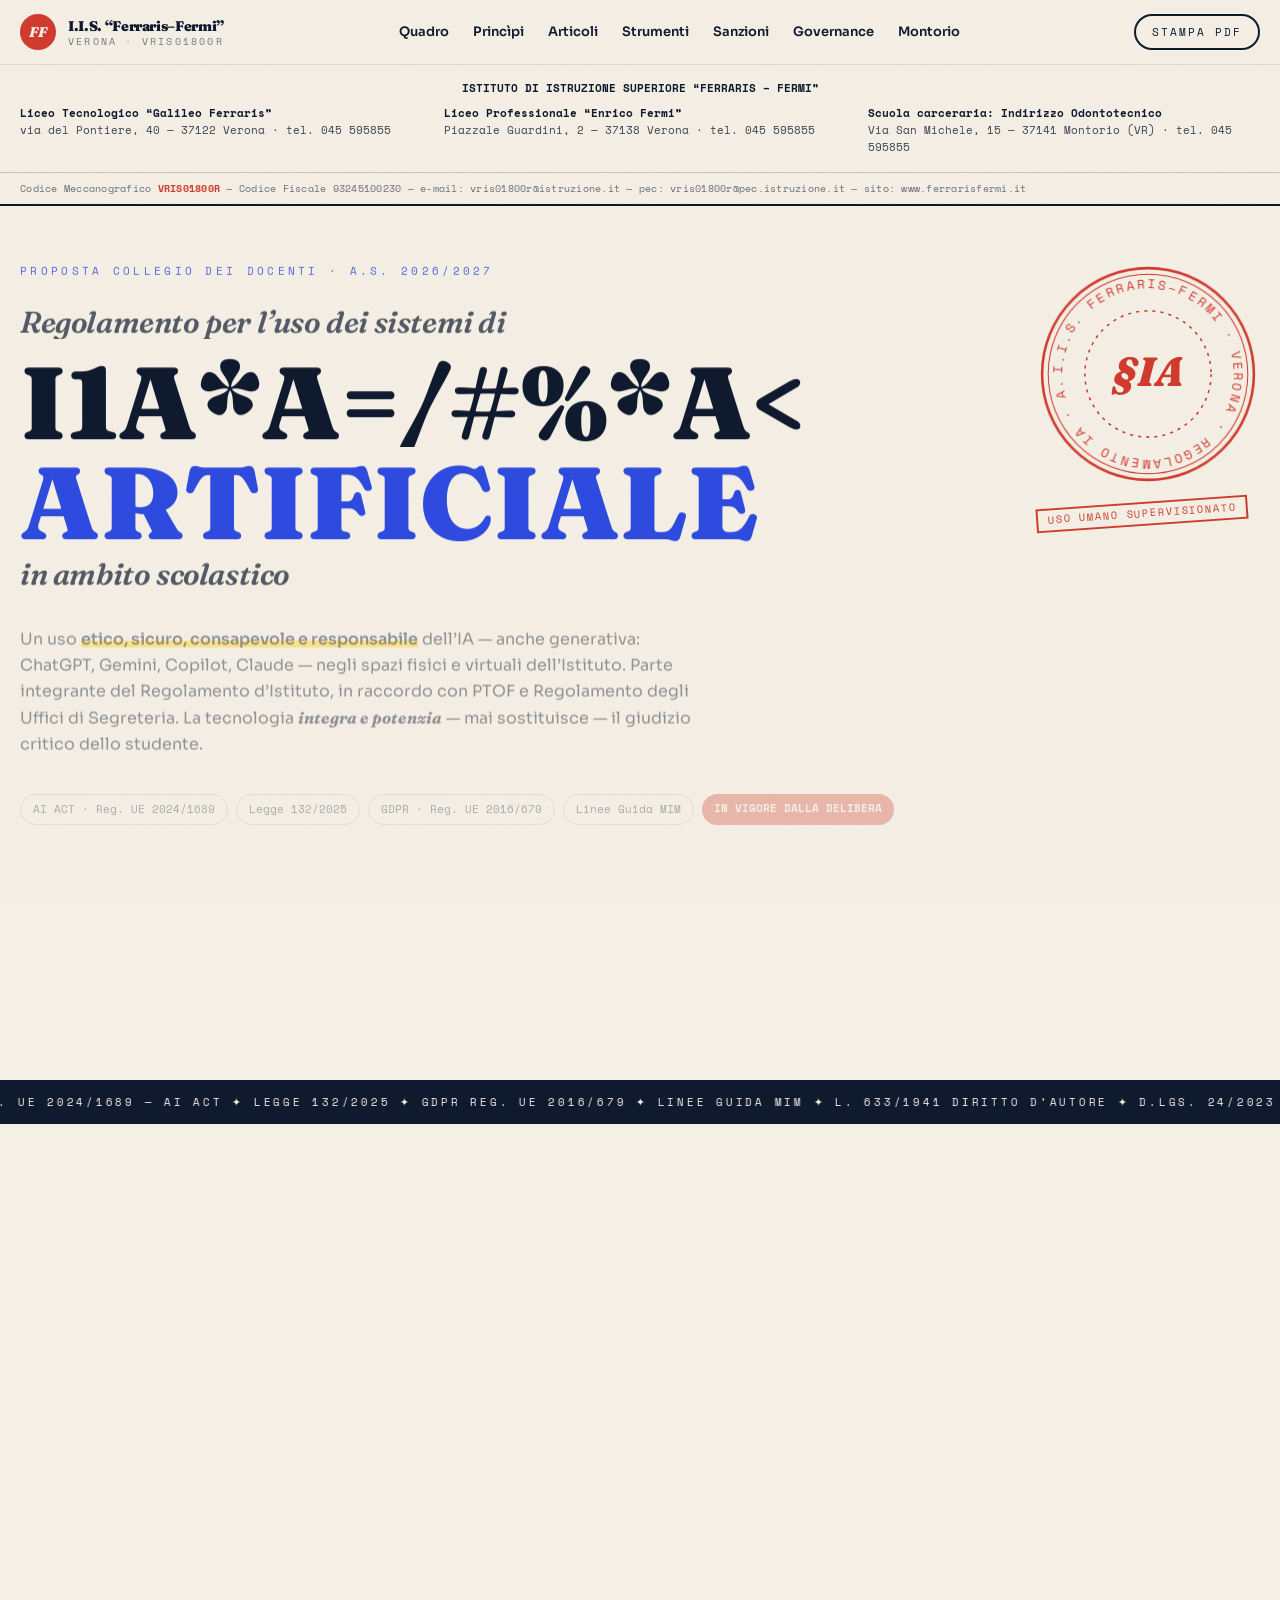
<file: index.html>
<!DOCTYPE html>
<html lang="it">
<head>
<meta charset="UTF-8">
<meta name="viewport" content="width=device-width, initial-scale=1.0">
<meta http-equiv="refresh" content="0; url=landing.html">
<title>Regolamento IA — I.I.S. “Ferraris–Fermi” Verona</title>
<script src="assets/tailwindcss.js"></script>
<link rel="stylesheet" href="assets/fraunces.css">
<link rel="stylesheet" href="assets/sora.css">
<link rel="stylesheet" href="assets/space-mono.css">
<script>
tailwind.config = {
  theme: { extend: {
    fontFamily: {
      display: ['Fraunces','serif'],
      body: ['Sora','sans-serif'],
      mono: ['Space Mono','monospace']
    },
    colors: {
      paper: '#F5F0E6',
      ink:   '#101A2E',
      cobalt:'#2E4BE0',
      seal:  '#D23B2E',
      gold:  '#FFD94A',
      moss:  '#3E6B4F'
    }
  }}
}
</script>
<style>
  html{scroll-behavior:smooth;overflow-x:hidden}
  body{overflow-x:hidden}
  .grid > *{min-width:0}
  p{overflow-wrap:anywhere}
  body{background:#F5F0E6;color:#101A2E;font-family:'Sora',sans-serif}
  section[id],article[id]{scroll-margin-top:96px}
  ::selection{background:#FFD94A;color:#101A2E}

  .noise{position:fixed;inset:0;z-index:90;pointer-events:none;opacity:.055;mix-blend-mode:multiply;
    background-image:url("data:image/svg+xml,%3Csvg xmlns='http://www.w3.org/2000/svg' width='180' height='180'%3E%3Cfilter id='n'%3E%3CfeTurbulence type='fractalNoise' baseFrequency='0.85' numOctaves='2'/%3E%3C/filter%3E%3Crect width='100%25' height='100%25' filter='url(%23n)'/%3E%3C/svg%3E")}

  .reveal{opacity:0;transform:translateY(26px);transition:opacity .8s ease,transform .8s cubic-bezier(.22,1,.36,1);transition-delay:var(--d,0s)}
  .reveal.visible{opacity:1;transform:none}
  .mask{overflow:hidden}
  .mask .mask-inner{display:block;transform:translateY(112%);transition:transform .9s cubic-bezier(.22,1,.36,1);transition-delay:var(--d,0s)}
  .mask.visible .mask-inner{transform:translateY(0)}

  .hl{background:linear-gradient(transparent 58%,#FFD94A 58%,#FFD94A 92%,transparent 92%)}
  .hl-c{background:linear-gradient(transparent 58%,rgba(46,75,224,.22) 58%)}

  /* ── header & nav ── */
  #siteHeader{transition:box-shadow .3s,background .3s}
  #siteHeader.scrolled{box-shadow:0 10px 30px -18px rgba(16,26,46,.35);background:rgba(245,240,230,.94);backdrop-filter:blur(8px)}
  .top-link{position:relative;cursor:pointer}
  .top-link::after{content:'';position:absolute;left:0;bottom:-6px;height:2px;width:0;background:#2E4BE0;transition:width .3s}
  .top-link:hover::after{width:100%}
  .top-link.nav-active{color:#2E4BE0}
  .top-link.nav-active::after{width:100%}

  /* hamburger */
  #btnMenu .bar{display:block;width:22px;height:2px;background:#101A2E;margin:5px auto;transition:transform .3s,opacity .3s}
  #btnMenu.is-open .bar:nth-child(1){transform:translateY(7px) rotate(45deg)}
  #btnMenu.is-open .bar:nth-child(2){opacity:0}
  #btnMenu.is-open .bar:nth-child(3){transform:translateY(-7px) rotate(-45deg)}
  .mobile-link{cursor:pointer}
  .mobile-link.nav-active{color:#2E4BE0}

  .seal-rotate{animation:sealSpin 28s linear infinite;transform-origin:50% 50%}
  @keyframes sealSpin{to{transform:rotate(360deg)}}

  .kb-frame{overflow:hidden}
  .kb-frame img{animation:kenburns 20s ease-in-out infinite alternate;transform-origin:center}
  @keyframes kenburns{from{transform:scale(1) translate(0,0)}to{transform:scale(1.12) translate(2%,-2%)}}

  .ticker{overflow:hidden}
  .ticker-track{display:flex;width:max-content;animation:tickerMove 32s linear infinite}
  .ticker:hover .ticker-track{animation-play-state:paused}
  @keyframes tickerMove{from{transform:translateX(0)}to{transform:translateX(-50%)}}

  .toc-link{position:relative;display:flex;gap:.6rem;align-items:baseline;padding:.4rem .8rem;border-left:2px solid rgba(16,26,46,.14);transition:border-color .25s,background .25s,color .25s;font-size:.82rem}
  .toc-link:hover{border-color:rgba(16,26,46,.45)}
  .toc-link .toc-num{font-family:'Space Mono',monospace;color:rgba(16,26,46,.42);transition:color .25s}
  .toc-link.active{border-color:#2E4BE0;background:rgba(46,75,224,.07);color:#101A2E;font-weight:600}
  .toc-link.active .toc-num{color:#2E4BE0}
  .toc-chip{white-space:nowrap;border:1px solid rgba(16,26,46,.2);border-radius:9999px;padding:.4rem .9rem;font-size:.75rem;font-family:'Space Mono',monospace;transition:all .25s}
  .toc-chip.active{background:#101A2E;color:#F5F0E6;border-color:#101A2E}

  .stamp{display:inline-block;border:2px solid currentColor;padding:.15rem .6rem;font-family:'Space Mono',monospace;text-transform:uppercase;letter-spacing:.18em;font-size:.65rem;transform:rotate(-4deg)}

  .card-lift{transition:transform .35s cubic-bezier(.22,1,.36,1),box-shadow .35s,border-color .35s}
  .card-lift:hover{transform:translateY(-5px);box-shadow:0 22px 40px -24px rgba(16,26,46,.35)}

  .tab-btn{transition:all .25s}
  .tab-active{background:#101A2E !important;color:#F5F0E6 !important;border-color:#101A2E !important}

  .schema-card{position:relative;overflow:hidden;transition:transform .28s cubic-bezier(.22,1,.36,1),box-shadow .28s ease,border-color .28s ease,background .28s ease}
  .schema-card::before{content:"";position:absolute;inset:0;background:linear-gradient(135deg,rgba(46,75,224,.08),transparent 55%,rgba(210,59,46,.08));transform:translateX(-110%);transition:transform .45s cubic-bezier(.22,1,.36,1)}
  .schema-card:hover{transform:translateY(-6px);box-shadow:0 18px 28px -18px rgba(16,26,46,.35);border-color:rgba(16,26,46,.35)}
  .schema-card:hover::before{transform:translateX(0)}
  .schema-node{position:relative;overflow:hidden;transition:all .28s cubic-bezier(.22,1,.36,1);border:1.5px solid rgba(16,26,46,.12)}
  .schema-node:hover{transform:translateY(-4px);border-color:rgba(46,75,224,.5);box-shadow:0 16px 26px -18px rgba(46,75,224,.45)}
  .schema-node .node-dot{width:10px;height:10px;border-radius:9999px;background:#2E4BE0;box-shadow:0 0 0 5px rgba(46,75,224,.12)}

  @media (prefers-reduced-motion: reduce){
    html{scroll-behavior:auto}
    *,*::before,*::after{animation-duration:.001s !important;animation-iteration-count:1 !important;transition-duration:.001s !important}
    .reveal,.mask .mask-inner{opacity:1 !important;transform:none !important}
  }
  @media print{
    .no-print,.noise{display:none !important}
    .reveal,.mask .mask-inner{opacity:1 !important;transform:none !important}
    body{background:#fff}
  }
</style>
</head>
<body class="antialiased">

<div class="noise" aria-hidden="true"></div>
<div id="progressBar" class="no-print pointer-events-none fixed top-0 left-0 h-[3px] bg-seal z-[95] w-0"></div>

<!-- ══════════ HEADER ══════════ -->
<header id="siteHeader" class="no-print fixed top-0 inset-x-0 z-[80] bg-paper/90 border-b border-ink/10">
  <div class="max-w-7xl mx-auto px-5 h-16 flex items-center justify-between gap-4">
    <a href="#top" class="flex items-center gap-3 shrink-0">
      <span class="w-9 h-9 rounded-full bg-seal text-paper font-display font-black italic grid place-items-center text-sm">FF</span>
      <span class="leading-tight">
        <span class="block font-display font-black text-sm tracking-tight">I.I.S. “Ferraris–Fermi”</span>
        <span class="block font-mono text-[10px] uppercase tracking-[.22em] text-ink/55">Verona · VRIS01800R</span>
      </span>
    </a>

    <!-- nav desktop -->
    <nav class="hidden lg:flex items-center gap-6 text-[13px] font-semibold">
      <a href="#quadro"     data-sec="quadro"     class="top-link">Quadro</a>
      <a href="#principi"   data-sec="principi"   class="top-link">Princìpi</a>
      <a href="#articoli"   data-sec="articoli"   class="top-link">Articoli</a>
      <a href="#strumenti"  data-sec="strumenti"  class="top-link">Strumenti</a>
      <a href="#sanzioni"   data-sec="sanzioni"   class="top-link">Sanzioni</a>
      <a href="#governance" data-sec="governance" class="top-link">Governance</a>
      <a href="#montorio"   data-sec="montorio"   class="top-link">Montorio</a>
    </nav>

    <div class="flex items-center gap-3 shrink-0">
      <button id="btnStampa" class="hidden sm:inline-flex font-mono text-[11px] uppercase tracking-[.18em] border-2 border-ink rounded-full px-4 py-2 hover:bg-ink hover:text-paper transition-colors">Stampa PDF</button>
      <!-- hamburger (mobile/tablet) -->
      <button id="btnMenu" class="lg:hidden w-11 h-11 grid place-items-center border-2 border-ink rounded-full hover:bg-ink group transition-colors" aria-label="Apri il menu di navigazione" aria-expanded="false" aria-controls="mobileMenu">
        <span class="group-hover:bg-paper" style="display:contents">
          <span class="bar"></span><span class="bar"></span><span class="bar"></span>
        </span>
      </button>
    </div>
  </div>

  <!-- pannello menu mobile -->
  <div id="mobileMenu" class="lg:hidden overflow-hidden" style="max-height:0;transition:max-height .5s cubic-bezier(.22,1,.36,1)">
    <nav class="px-5 pt-2 pb-5 bg-paper border-t border-ink/10">
      <a href="#quadro"     data-sec="quadro"     class="mobile-link flex items-center justify-between py-3.5 border-b border-ink/10 font-semibold hover:text-cobalt transition-colors">Quadro generale <span class="font-mono text-[10px] text-ink/40">01</span></a>
      <a href="#principi"   data-sec="principi"   class="mobile-link flex items-center justify-between py-3.5 border-b border-ink/10 font-semibold hover:text-cobalt transition-colors">Princìpi inderogabili <span class="font-mono text-[10px] text-ink/40">02</span></a>
      <a href="#articoli"   data-sec="articoli"   class="mobile-link flex items-center justify-between py-3.5 border-b border-ink/10 font-semibold hover:text-cobalt transition-colors">Testo del Regolamento <span class="font-mono text-[10px] text-ink/40">03</span></a>
      <a href="#strumenti"  data-sec="strumenti"  class="mobile-link flex items-center justify-between py-3.5 border-b border-ink/10 font-semibold hover:text-cobalt transition-colors">Strumenti ammessi e vietati <span class="font-mono text-[10px] text-ink/40">04</span></a>
      <a href="#sanzioni"   data-sec="sanzioni"   class="mobile-link flex items-center justify-between py-3.5 border-b border-ink/10 font-semibold hover:text-cobalt transition-colors">Sanzioni e contraddittorio <span class="font-mono text-[10px] text-ink/40">05</span></a>
      <a href="#governance" data-sec="governance" class="mobile-link flex items-center justify-between py-3.5 border-b border-ink/10 font-semibold hover:text-cobalt transition-colors">Governance e formazione <span class="font-mono text-[10px] text-ink/40">06</span></a>
      <a href="#montorio"   data-sec="montorio"   class="mobile-link flex items-center justify-between py-3.5 border-b border-ink/10 font-semibold hover:text-cobalt transition-colors">Sede carceraria di Montorio <span class="font-mono text-[10px] text-ink/40">07</span></a>
      <button id="btnStampaMobile" class="mt-5 w-full font-mono text-[11px] uppercase tracking-[.18em] border-2 border-ink rounded-full px-4 py-3 hover:bg-ink hover:text-paper transition-colors">Stampa PDF</button>
    </nav>
  </div>
</header>

<!-- ══════════ INTESTAZIONE / HERO ══════════ -->
<section id="top" class="pt-16">
  <!-- Letterhead -->
  <div class="border-b-2 border-ink bg-paper">
    <div class="max-w-7xl mx-auto px-5 py-4 grid md:grid-cols-3 gap-x-8 gap-y-2 font-mono text-[10.5px] leading-relaxed text-ink/80">
      <p><span class="font-bold text-ink">ISTITUTO TECNICO TECNOLOGICO “G. FERRARIS”</span><br>via del Pontiere, 40 — 37122 Verona · tel. 045 595855</p>
      <p><span class="font-bold text-ink">ISTITUTO PROFESSIONALE “E. FERMI”</span><br>Piazzale Guardini, 2 — 37138 Verona · tel. 045 595855</p>
      <p><span class="font-bold text-ink">SCUOLA CARCERARIA · INDIRIZZO ODONTOTECNICO</span><br>Via San Michele, 15 — 37141 Montorio (VR) · tel. 045 595855</p>
    </div>
    <div class="border-t border-ink/20">
      <p class="max-w-7xl mx-auto px-5 py-2 font-mono text-[10px] tracking-wide text-ink/60">Cod. Mecc. <span class="text-seal font-bold">VRIS01800R</span> · C.F. 93245100230 · vris01800r@istruzione.it · vris01800r@pec.istruzione.it · www.ferrarisfermi.it</p>
    </div>
  </div>

  <div class="max-w-7xl mx-auto px-5 pt-14 pb-16 relative">
    <div class="grid lg:grid-cols-[1fr_auto] gap-10 items-start">
      <div>
        <p class="reveal font-mono text-[11px] uppercase tracking-[.3em] text-cobalt mb-6">Proposta Collegio dei Docenti · a.s. 2026/2027</p>
        <h1 class="font-display font-black leading-[0.98] tracking-tight">
          <span class="mask block text-2xl md:text-3xl font-semibold italic text-ink/70"><span class="mask-inner">Regolamento per l’uso dei sistemi di</span></span>
          <span class="mask block text-[13.5vw] lg:text-[6.4rem] mt-2 text-ink"><span class="mask-inner" data-scramble data-text="INTELLIGENZA">INTELLIGENZA</span></span>
          <span class="mask block text-[13.5vw] lg:text-[6.4rem] text-cobalt"><span class="mask-inner" data-scramble data-text="ARTIFICIALE">ARTIFICIALE</span></span>
          <span class="mask block text-2xl md:text-3xl font-semibold italic text-ink/70 mt-2"><span class="mask-inner">in ambito scolastico</span></span>
        </h1>
        <p class="reveal mt-8 max-w-2xl text-ink/75 leading-relaxed" style="--d:.15s">
          Un uso <span class="hl font-semibold">etico, sicuro, consapevole e responsabile</span> dell’IA — anche generativa: ChatGPT, Gemini, Copilot, Claude — negli spazi fisici e virtuali dell’Istituto. Parte integrante del Regolamento d’Istituto, in raccordo con PTOF e Regolamento degli Uffici di Segreteria. La tecnologia <em class="font-display font-bold">integra e potenzia</em> — mai sostituisce — il giudizio critico dello studente.
        </p>
        <div class="reveal mt-8 flex flex-wrap gap-2 font-mono text-[11px]" style="--d:.25s">
          <span class="border border-ink/25 rounded-full px-3 py-1.5 hover:border-cobalt hover:text-cobalt transition-colors">AI ACT · Reg. UE 2024/1689</span>
          <span class="border border-ink/25 rounded-full px-3 py-1.5 hover:border-cobalt hover:text-cobalt transition-colors">Legge 132/2025</span>
          <span class="border border-ink/25 rounded-full px-3 py-1.5 hover:border-cobalt hover:text-cobalt transition-colors">GDPR · Reg. UE 2016/679</span>
          <span class="border border-ink/25 rounded-full px-3 py-1.5 hover:border-cobalt hover:text-cobalt transition-colors">Linee Guida MIM</span>
          <span class="bg-seal text-paper rounded-full px-3 py-1.5 font-bold">IN VIGORE DALLA DELIBERA</span>
        </div>
        <a href="attivita/index.html" class="reveal mt-6 inline-flex items-center gap-2 rounded-full border-2 border-ink bg-ink px-4 py-2 font-mono text-[10px] uppercase tracking-[.2em] text-paper transition hover:bg-cobalt hover:border-cobalt" style="--d:.3s">Vai alla lezione interattiva <span aria-hidden="true">→</span></a>
        <div class="reveal mt-10 grid grid-cols-2 sm:grid-cols-4 gap-6 max-w-2xl border-t-2 border-ink pt-6" style="--d:.35s">
          <div><p class="font-display text-4xl font-black text-ink"><span data-count="13">0</span></p><p class="font-mono text-[10px] uppercase tracking-[.18em] text-ink/55 mt-1">Articoli</p></div>
          <div><p class="font-display text-4xl font-black text-cobalt"><span data-count="6">0</span></p><p class="font-mono text-[10px] uppercase tracking-[.18em] text-ink/55 mt-1">Riferimenti normativi</p></div>
          <div><p class="font-display text-4xl font-black text-moss"><span data-count="3">0</span></p><p class="font-mono text-[10px] uppercase tracking-[.18em] text-ink/55 mt-1">Sedi dell’Istituto</p></div>
          <div><p class="font-display text-4xl font-black text-seal"><span data-count="5">0</span></p><p class="font-mono text-[10px] uppercase tracking-[.18em] text-ink/55 mt-1">Pratiche IA vietate</p></div>
        </div>
      </div>

      <!-- Sigillo -->
      <div class="reveal hidden md:block relative" style="--d:.2s">
        <svg viewBox="0 0 220 220" class="w-56 h-56 text-seal">
          <g class="seal-rotate">
            <circle cx="110" cy="110" r="104" fill="none" stroke="currentColor" stroke-width="2.5"/>
            <circle cx="110" cy="110" r="98" fill="none" stroke="currentColor" stroke-width="1"/>
            <defs><path id="circPath" d="M110,110 m-84,0 a84,84 0 1,1 168,0 a84,84 0 1,1 -168,0"/></defs>
            <text font-family="Space Mono, monospace" font-size="12.5" letter-spacing="2.2" fill="currentColor">
              <textPath href="#circPath">I.I.S. FERRARIS–FERMI · VERONA · REGOLAMENTO IA · A.S. 2026/2027 ·&#160;</textPath>
            </text>
          </g>
          <circle cx="110" cy="110" r="62" fill="none" stroke="currentColor" stroke-width="1.5" stroke-dasharray="3 5"/>
          <text x="110" y="122" text-anchor="middle" font-family="Fraunces, serif" font-style="italic" font-weight="900" font-size="40" fill="currentColor">§IA</text>
        </svg>
        <p class="stamp text-seal mt-4">Uso umano supervisionato</p>
      </div>
    </div>
  </div>
</section>

<!-- ══════════ TICKER ══════════ -->
<div class="ticker border-y-2 border-ink bg-ink text-paper py-3 no-print" aria-hidden="true">
  <div class="ticker-track font-mono text-[11px] uppercase tracking-[.25em]">
    <span class="px-6">Reg. UE 2024/1689 — AI Act ✦ Legge 132/2025 ✦ GDPR Reg. UE 2016/679 ✦ Linee Guida MIM ✦ L. 633/1941 Diritto d’autore ✦ D.Lgs. 24/2023 Whistleblowing ✦ Statuto delle Studentesse e degli Studenti ✦</span>
    <span class="px-6">Reg. UE 2024/1689 — AI Act ✦ Legge 132/2025 ✦ GDPR Reg. UE 2016/679 ✦ Linee Guida MIM ✦ L. 633/1941 Diritto d’autore ✦ D.Lgs. 24/2023 Whistleblowing ✦ Statuto delle Studentesse e degli Studenti ✦</span>
  </div>
</div>

<!-- ══════════ QUADRO GENERALE ══════════ -->
<section id="quadro" class="max-w-7xl mx-auto px-5 py-24 grid lg:grid-cols-[1.05fr_.95fr] gap-14 items-center">
  <div>
    <p class="reveal font-mono text-[11px] uppercase tracking-[.3em] text-cobalt mb-4">Premessa · Quadro generale ed efficacia</p>
    <h2 class="mask font-display text-4xl md:text-5xl font-black leading-tight"><span class="mask-inner">La scuola adotta l’IA,<br><span class="italic text-cobalt">senza delegarle il pensiero.</span></span></h2>
    <div class="reveal mt-6 space-y-4 text-ink/75 leading-relaxed" style="--d:.1s">
      <p>L’Istituto riconosce nell’IA uno <span class="hl font-semibold">strumento sussidiario avanzato</span> per didattica, inclusione e personalizzazione degli apprendimenti, con particolare rilievo per studenti con <strong>BES</strong> e <strong>DSA</strong>. Il documento integra presidi specifici per la <strong>valutazione autentica</strong> e la protezione dal rischio di <strong>falsi positivi</strong> negli accertamenti didattici.</p>
      <p>Princìpi inderogabili: trasparenza e integrità intellettuale, supervisione umana, riservatezza <em>(privacy by design &amp; by default)</em>, rigore accademico e contrasto al plagio, diritto d’autore, responsabilità individuale.</p>
    </div>
    <!-- Timeline -->
    <div class="reveal mt-10" style="--d:.2s">
      <p class="font-mono text-[10px] uppercase tracking-[.22em] text-ink/50 mb-4">Cronoprogramma di attuazione</p>
      <ol class="relative border-l-2 border-ink/20 space-y-8 pl-8">
        <li class="relative">
          <span class="absolute -left-[41px] w-4 h-4 rounded-full bg-seal border-4 border-paper"></span>
          <p class="font-mono text-xs font-bold text-seal">DALLA DELIBERA</p>
          <p class="font-semibold">Entrata in vigore</p>
          <p class="text-sm text-ink/65">Il Regolamento entra in vigore dalla data della presente delibera, quale parte integrante del Regolamento d’Istituto.</p>
        </li>
        <li class="relative">
          <span class="absolute -left-[41px] w-4 h-4 rounded-full bg-cobalt border-4 border-paper"></span>
          <p class="font-mono text-xs font-bold text-cobalt">FINO AL 31 · 12 · 2026</p>
          <p class="font-semibold">Sperimentazione assistita</p>
          <p class="text-sm text-ink/65">Fase pilota affidata al Team di Governance IA, con accompagnamento delle pratiche didattiche.</p>
        </li>
        <li class="relative">
          <span class="absolute -left-[41px] w-4 h-4 rounded-full bg-moss border-4 border-paper"></span>
          <p class="font-mono text-xs font-bold text-moss">DOPO LA VERIFICA</p>
          <p class="font-semibold">Applicazione piena</p>
          <p class="text-sm text-ink/65">Il Collegio dei Docenti verifica l’operatività e delibera l’applicazione piena del Regolamento.</p>
        </li>
      </ol>
    </div>
  </div>
  <figure class="reveal" style="--d:.15s">
    <div class="kb-frame border-2 border-ink shadow-[10px_10px_0_0_#2E4BE0] bg-paper">
      <img src="images/hero-incisione.webp" width="1024" height="1024" alt="Incisione: l’edificio scolastico classico che si intreccia a una rete neurale" class="w-full h-auto block">
    </div>
    <figcaption class="mt-4 font-mono text-[10.5px] uppercase tracking-[.2em] text-ink/55 flex justify-between">
      <span>Tav. I — L’istituzione incontra la rete</span><span>art. 1–2</span>
    </figcaption>
  </figure>
</section>

<!-- ══════════ SCHEMA REGOLAMENTO ══════════ -->
<section id="schema" class="max-w-7xl mx-auto px-5 py-20">
  <div class="mb-8 flex flex-col gap-4 md:flex-row md:items-end md:justify-between">
    <div>
      <p class="reveal font-mono text-[11px] uppercase tracking-[.3em] text-cobalt mb-3">Mappa del sistema</p>
      <h2 class="mask font-display text-4xl md:text-5xl font-black leading-tight"><span class="mask-inner">Schema del regolamento<br><span class="italic text-cobalt">in una sola vista</span></span></h2>
    </div>
    <a href="regolamento-ia-schema.html?theme=light&embed=1" target="_blank" rel="noopener" class="reveal inline-flex items-center gap-2 rounded-full border-2 border-ink bg-paper px-4 py-2 font-mono text-[10px] uppercase tracking-[.2em] text-ink transition hover:bg-ink hover:text-paper">Apri schema completo →</a>
  </div>

  <div class="reveal mb-8 max-w-3xl text-ink/75 leading-relaxed" style="--d:.1s">
    Il regolamento non è un elenco astratto: è un sistema composto da <strong>persone, strumenti, dati, responsabilità e controlli</strong>. Il diagramma mostra come ciascun attore si muove dentro il quadro normativo, dove si applicano i vincoli e dove si esercita la supervisione umana.
  </div>

  <div class="reveal grid gap-6 lg:grid-cols-[1.5fr_0.8fr]" style="--d:.12s">
    <div class="overflow-hidden border-2 border-ink bg-paper shadow-[12px_12px_0_0_#2E4BE0]">
      <div class="flex items-center justify-between gap-4 border-b-2 border-ink bg-ink px-4 py-3 text-[10px] font-mono uppercase tracking-[.2em] text-paper">
        <span>Schema IA – panorama istituzionale</span>
        <span class="text-gold">live</span>
      </div>
      <iframe
        src="regolamento-ia-schema.html?theme=light&embed=1"
        title="Schema del regolamento IA"
        class="block w-full h-[1500px] md:h-[1180px] bg-paper"
        loading="lazy"
        referrerpolicy="strict-origin-when-cross-origin"
      ></iframe>
    </div>

    <div class="grid gap-4">
      <div class="schema-card rounded-none border-2 border-ink bg-[#F7F5F0] p-4 md:p-5">
        <p class="font-mono text-[10px] uppercase tracking-[.2em] text-cobalt mb-3">01 · Attori</p>
        <h3 class="font-display text-2xl font-black leading-tight mb-2">Docenti e studenti</h3>
        <p class="text-sm leading-relaxed text-ink/70">Tutti usano l’IA nell’ambito scolastico, ma la responsabilità del risultato resta sempre umana.</p>
      </div>
      <div class="schema-card rounded-none border-2 border-ink bg-[#F7F5F0] p-4 md:p-5">
        <p class="font-mono text-[10px] uppercase tracking-[.2em] text-cobalt mb-3">02 · Strumenti</p>
        <h3 class="font-display text-2xl font-black leading-tight mb-2">White-list</h3>
        <p class="text-sm leading-relaxed text-ink/70">Solo strumenti autorizzati, conformi alla privacy e alla sicurezza dei dati personali.</p>
      </div>
      <div class="schema-card rounded-none border-2 border-ink bg-[#F7F5F0] p-4 md:p-5">
        <p class="font-mono text-[10px] uppercase tracking-[.2em] text-cobalt mb-3">03 · Governance</p>
        <h3 class="font-display text-2xl font-black leading-tight mb-2">Team IA</h3>
        <p class="text-sm leading-relaxed text-ink/70">Il coordinamento interno verifica l’uso, forma il personale e monitora l’adeguatezza del sistema.</p>
      </div>
      <div class="schema-card rounded-none border-2 border-ink bg-[#F7F5F0] p-4 md:p-5">
        <p class="font-mono text-[10px] uppercase tracking-[.2em] text-cobalt mb-3">04 · Controllo</p>
        <h3 class="font-display text-2xl font-black leading-tight mb-2">Sanzioni e revisione</h3>
        <p class="text-sm leading-relaxed text-ink/70">Le violazioni sono graduali, proporzionate e accompagnate da un percorso di chiarimento e correttivo.</p>
      </div>
    </div>
  </div>

  <div class="reveal mt-8 grid gap-4 md:grid-cols-4" style="--d:.18s">
    <div class="schema-node rounded-none border-2 border-ink bg-paper p-4 transition-all duration-300">
      <div class="node-dot mb-4"></div>
      <p class="font-mono text-[10px] uppercase tracking-[.2em] text-ink/55">Riservatezza</p>
      <p class="mt-2 text-sm leading-relaxed text-ink/75">Dati protetti, nessun dato sensibile in ambienti non autorizzati.</p>
    </div>
    <div class="schema-node rounded-none border-2 border-ink bg-paper p-4 transition-all duration-300">
      <div class="node-dot mb-4"></div>
      <p class="font-mono text-[10px] uppercase tracking-[.2em] text-ink/55">Trasparenza</p>
      <p class="mt-2 text-sm leading-relaxed text-ink/75">Uso dichiarato, citato e valutato secondo criteri didattici chiari.</p>
    </div>
    <div class="schema-node rounded-none border-2 border-ink bg-paper p-4 transition-all duration-300">
      <div class="node-dot mb-4"></div>
      <p class="font-mono text-[10px] uppercase tracking-[.2em] text-ink/55">Supervisione</p>
      <p class="mt-2 text-sm leading-relaxed text-ink/75">L’AI sostiene, ma il docente e lo studente mantengono il giudizio finale.</p>
    </div>
    <div class="schema-node rounded-none border-2 border-ink bg-paper p-4 transition-all duration-300">
      <div class="node-dot mb-4"></div>
      <p class="font-mono text-[10px] uppercase tracking-[.2em] text-ink/55">Responsabilità</p>
      <p class="mt-2 text-sm leading-relaxed text-ink/75">Ogni scelta d’uso ha un riferimento chiaro e una possibile verifica interna.</p>
    </div>
  </div>
</section>

<!-- ══════════ PRINCÌPI ══════════ -->
<section id="principi" class="bg-ink text-paper py-24">
  <div class="max-w-7xl mx-auto px-5">
    <div class="flex flex-wrap items-end justify-between gap-6 mb-12">
      <div>
        <p class="reveal font-mono text-[11px] uppercase tracking-[.3em] text-gold mb-3">Premessa, comma 4</p>
        <h2 class="mask font-display text-4xl md:text-5xl font-black"><span class="mask-inner">Sei princìpi <span class="italic text-gold">inderogabili</span></span></h2>
      </div>
      <p class="reveal max-w-sm text-paper/60 text-sm leading-relaxed">Ogni impiego dell’IA negli spazi e nelle pertinenze fisiche e virtuali dell’Istituto è subordinato al rispetto integrale dei seguenti princìpi.</p>
    </div>
    <div class="grid sm:grid-cols-2 lg:grid-cols-3 gap-5">
      <div class="reveal card-lift border border-paper/20 p-7 bg-ink"><p class="font-mono text-gold text-xs mb-6">P·01</p><h3 class="font-display text-2xl font-bold mb-3">Trasparenza</h3><p class="text-paper/65 text-sm leading-relaxed">Integrità intellettuale in ogni elaborato: l’uso dell’IA va dichiarato, tracciato e citato con onestà.</p></div>
      <div class="reveal card-lift border border-paper/20 p-7 bg-ink" style="--d:.08s"><p class="font-mono text-gold text-xs mb-6">P·02</p><h3 class="font-display text-2xl font-bold mb-3">Supervisione umana</h3><p class="text-paper/65 text-sm leading-relaxed">Nessun output algoritmico surroga il giudizio del docente: <em>human-in-the-loop</em>, sempre.</p></div>
      <div class="reveal card-lift border border-paper/20 p-7 bg-ink" style="--d:.16s"><p class="font-mono text-gold text-xs mb-6">P·03</p><h3 class="font-display text-2xl font-bold mb-3">Riservatezza</h3><p class="text-paper/65 text-sm leading-relaxed">Privacy <em>by design</em> e <em>by default</em>: nessun dato personale o sensibile in piattaforme non convenzionate.</p></div>
      <div class="reveal card-lift border border-paper/20 p-7 bg-ink" style="--d:.24s"><p class="font-mono text-gold text-xs mb-6">P·04</p><h3 class="font-display text-2xl font-bold mb-3">Rigore accademico</h3><p class="text-paper/65 text-sm leading-relaxed">Contrasto al plagio e alla sostituzione cognitiva: il merito si dimostra, non si genera.</p></div>
      <div class="reveal card-lift border border-paper/20 p-7 bg-ink" style="--d:.32s"><p class="font-mono text-gold text-xs mb-6">P·05</p><h3 class="font-display text-2xl font-bold mb-3">Diritto d’autore</h3><p class="text-paper/65 text-sm leading-relaxed">Si applica la disciplina del diritto d’autore (L. 633/1941): conta l’apporto personale.</p></div>
      <div class="reveal card-lift border border-paper/20 p-7 bg-ink" style="--d:.4s"><p class="font-mono text-gold text-xs mb-6">P·06</p><h3 class="font-display text-2xl font-bold mb-3">Responsabilità individuale</h3><p class="text-paper/65 text-sm leading-relaxed">Ciascun membro della comunità risponde delle proprie scelte d’uso, con finalità rieducativa.</p></div>
    </div>
  </div>
</section>

<!-- ══════════ ARTICOLI · TESTO ══════════ -->
<section id="articoli" class="max-w-7xl mx-auto px-5 py-24">
  <div class="mb-12">
    <p class="reveal font-mono text-[11px] uppercase tracking-[.3em] text-cobalt mb-3">Artt. 1 – 13</p>
    <h2 class="mask font-display text-4xl md:text-6xl font-black"><span class="mask-inner">Il testo del Regolamento</span></h2>
  </div>

  <!-- chips mobile -->
  <div class="lg:hidden flex gap-2 overflow-x-auto pb-4 mb-6 no-print" id="tocChips">
    <a href="#art-1" data-target="art-1" class="toc-chip">01 Oggetto</a>
    <a href="#art-2" data-target="art-2" class="toc-chip">02 Normativa</a>
    <a href="#art-3" data-target="art-3" class="toc-chip">03 Docenti</a>
    <a href="#art-4" data-target="art-4" class="toc-chip">04 Studenti</a>
    <a href="#art-5" data-target="art-5" class="toc-chip">05 ATA</a>
    <a href="#art-6" data-target="art-6" class="toc-chip">06 Dati</a>
    <a href="#art-7" data-target="art-7" class="toc-chip">07 White-list</a>
    <a href="#art-8" data-target="art-8" class="toc-chip">08 Governance</a>
    <a href="#art-9" data-target="art-9" class="toc-chip">09 Formazione</a>
    <a href="#art-10" data-target="art-10" class="toc-chip">10 Sanzioni</a>
    <a href="#art-11" data-target="art-11" class="toc-chip">11 Segnalazione</a>
    <a href="#art-12" data-target="art-12" class="toc-chip">12 Revisione</a>
    <a href="#art-13" data-target="art-13" class="toc-chip">13 Montorio</a>
  </div>

  <div class="grid lg:grid-cols-[290px_1fr] gap-12">
    <!-- TOC sticky -->
    <aside class="hidden lg:block self-start sticky top-24 no-print">
      <p class="font-mono text-[10px] uppercase tracking-[.22em] text-ink/50 mb-4">Sommario</p>
      <nav class="space-y-0.5">
        <a href="#art-1" data-target="art-1" class="toc-link"><span class="toc-num">01</span> Oggetto e ambito</a>
        <a href="#art-2" data-target="art-2" class="toc-link"><span class="toc-num">02</span> Riferimenti normativi</a>
        <a href="#art-3" data-target="art-3" class="toc-link"><span class="toc-num">03</span> Docenti</a>
        <a href="#art-4" data-target="art-4" class="toc-link"><span class="toc-num">04</span> Studenti</a>
        <a href="#art-5" data-target="art-5" class="toc-link"><span class="toc-num">05</span> Personale ATA e uffici</a>
        <a href="#art-6" data-target="art-6" class="toc-link"><span class="toc-num">06</span> Utilizzo e protezione dati</a>
        <a href="#art-7" data-target="art-7" class="toc-link"><span class="toc-num">07</span> Strumenti ammessi / vietati</a>
        <a href="#art-8" data-target="art-8" class="toc-link"><span class="toc-num">08</span> Governance IA</a>
        <a href="#art-9" data-target="art-9" class="toc-link"><span class="toc-num">09</span> Formazione</a>
        <a href="#art-10" data-target="art-10" class="toc-link"><span class="toc-num">10</span> Sanzioni e contraddittorio</a>
        <a href="#art-11" data-target="art-11" class="toc-link"><span class="toc-num">11</span> Segnalazione interna</a>
        <a href="#art-12" data-target="art-12" class="toc-link"><span class="toc-num">12</span> Revisione periodica</a>
        <a href="#art-13" data-target="art-13" class="toc-link"><span class="toc-num">13</span> Sede carceraria</a>
      </nav>
      <div class="mt-8 border-2 border-ink p-4 bg-gold/40">
        <p class="font-mono text-[10px] uppercase tracking-[.2em] mb-1">Nota di lettura</p>
        <p class="text-xs leading-relaxed text-ink/75">In caso di contrasto prevalgono le disposizioni più rigorose in materia di protezione dei dati e tutela degli studenti.</p>
      </div>
    </aside>

    <!-- Articoli -->
    <div class="space-y-16 max-w-3xl">

      <article id="art-1" class="reveal">
        <header class="border-b-2 border-ink flex items-baseline gap-4 pb-3 mb-6"><span class="font-mono text-cobalt font-bold text-sm">ART. 01</span><h3 class="font-display text-2xl md:text-3xl font-black">Oggetto e Ambito di Applicazione</h3></header>
        <div class="space-y-4 text-[15px] text-ink/80 leading-relaxed">
          <p>Il Regolamento detta le disposizioni cogenti per l’impiego etico, sicuro, consapevole e responsabile dei sistemi di IA da parte di tutti i soggetti della comunità scolastica: <strong>docenti, studenti, famiglie e personale ATA</strong>.</p>
          <ul class="space-y-2 pl-1">
            <li class="flex gap-3"><span class="font-mono text-cobalt font-bold">a)</span> uso correlato ad attività scolastiche curricolari o extracurricolari: lezioni, laboratori, corsi pomeridiani, progetti interdisciplinari, PCTO;</li>
            <li class="flex gap-3"><span class="font-mono text-cobalt font-bold">b)</span> uso tramite strumenti autorizzati o messi a disposizione dall’Istituto;</li>
            <li class="flex gap-3"><span class="font-mono text-cobalt font-bold">c)</span> attività svolte a distanza o con dispositivi personali (BYOD), qualora finalizzate all’adempimento di compiti scolastici assegnati.</li>
          </ul>
          <p>Le disposizioni si applicano altresì alle attività amministrative degli uffici di segreteria, nel rispetto delle finalità istituzionali e delle disposizioni del DSGA, e alle attività didattiche presso la sezione carceraria della Casa Circondariale di Verona (Montorio), con le specificità di cui all’<a href="#art-13" class="font-semibold text-cobalt underline decoration-2 underline-offset-4 hover:text-seal transition-colors">Art. 13</a>.</p>
        </div>
      </article>

      <article id="art-2" class="reveal">
        <header class="border-b-2 border-ink flex items-baseline gap-4 pb-3 mb-6"><span class="font-mono text-cobalt font-bold text-sm">ART. 02</span><h3 class="font-display text-2xl md:text-3xl font-black">Riferimenti Normativi</h3></header>
        <p class="text-[15px] text-ink/80 leading-relaxed mb-4">L’utilizzo degli strumenti di IA avviene nel pieno rispetto del quadro normativo vigente:</p>
        <div class="flex flex-wrap gap-2 font-mono text-[11px]">
          <span class="border border-ink/25 bg-white/60 rounded-full px-3 py-1.5">Reg. UE 2016/679 — GDPR</span>
          <span class="border border-ink/25 bg-white/60 rounded-full px-3 py-1.5">Reg. UE 2024/1689 — AI Act</span>
          <span class="border border-ink/25 bg-white/60 rounded-full px-3 py-1.5">Legge 132/2025</span>
          <span class="border border-ink/25 bg-white/60 rounded-full px-3 py-1.5">D.Lgs. 196/2003 · 101/2018</span>
          <span class="border border-ink/25 bg-white/60 rounded-full px-3 py-1.5">L. 633/1941 — Diritto d’autore</span>
          <span class="border border-ink/25 bg-white/60 rounded-full px-3 py-1.5">Linee Guida MIM</span>
        </div>
      </article>

      <article id="art-3" class="reveal">
        <header class="border-b-2 border-ink flex items-baseline gap-4 pb-3 mb-6"><span class="font-mono text-cobalt font-bold text-sm">ART. 03</span><h3 class="font-display text-2xl md:text-3xl font-black">Diritti, Doveri e Libertà di Insegnamento dei Docenti</h3></header>
        <ul class="space-y-4 text-[15px] text-ink/80 leading-relaxed">
          <li><strong class="font-display">Selezione delle strumentazioni.</strong> Il docente è incoraggiato a sperimentare l’IA per innovare la progettazione didattica, predisporre materiali personalizzati e arricchire le metodologie di verifica, privilegiando gli strumenti della <a href="#strumenti" class="font-semibold text-cobalt underline decoration-2 underline-offset-4">White-list d’Istituto</a> (Allegato B) o verificati ai sensi dell’Art. 7.</li>
          <li><strong class="font-display">Primato della valutazione umana.</strong> L’output algoritmico non può in alcun caso surrogare la valutazione: al docente compete, in via esclusiva, titolarità e responsabilità ultima dell’attribuzione del merito e del giudizio valutativo <span class="hl-c font-semibold">(human-in-the-loop)</span>.</li>
          <li><strong class="font-display">Trasparenza metodologica.</strong> Nell’assegnazione delle attività, il docente esplicita modalità, limiti e scopi d’uso consentito (brainstorming, sintesi, correzione sintattica) o precluso (redazione integrale di testi, risoluzione automatica di problemi).</li>
          <li><strong class="font-display">Valutazione autentica e di processo.</strong> Verifiche strutturate privilegiando il processo: discussione critica, cronologia delle bozze, diario di bordo dei prompt, compiti di realtà e argomentazione orale, rispetto alla mera consegna del prodotto finito.</li>
          <li><strong class="font-display">AI detector e contraddittorio.</strong> Gli applicativi di rilevazione automatica presentano margini di errore intrinseci e <em>non costituiscono prova probatoria autonoma o sufficiente</em>: al fondato sospetto di uso non autorizzato, il docente attiva tempestivamente un colloquio orale di verifica sull’effettiva padronanza dei contenuti e del processo logico, prima di qualsiasi determinazione valutativa o disciplinare.</li>
        </ul>
      </article>

      <article id="art-4" class="reveal">
        <header class="border-b-2 border-ink flex items-baseline gap-4 pb-3 mb-6"><span class="font-mono text-cobalt font-bold text-sm">ART. 04</span><h3 class="font-display text-2xl md:text-3xl font-black">Diritti e Doveri degli Studenti</h3></header>
        <ul class="space-y-4 text-[15px] text-ink/80 leading-relaxed">
          <li><strong class="font-display text-moss">Usi formativi consentiti.</strong> Ove autorizzata dal docente, l’IA supporta lo studio: chiarimento di concetti complessi, brainstorming, simulazioni, traduzioni comparative, strutturazione di mappe concettuali.</li>
          <li><strong class="font-display text-seal">Usi vietati — ghostwriting e sostituzione cognitiva.</strong> Divieto assoluto di presentare elaborati, relazioni o compiti generati integralmente o prevalentemente dall’IA come opera propria, e di ricorrere all’IA durante prove di verifica sommativa in aula senza esplicita autorizzazione.</li>
          <li><strong class="font-display">Obbligo di trasparenza e citazione.</strong> Dichiarare l’uso di strumenti di IA che abbiano fornito un contributo sostanziale, indicando strumento utilizzato e tipologia di interazione svolta.</li>
          <li><strong class="font-display text-seal">Divieto di deepfake e usi lesivi.</strong> Infrazione gravissima: creare, manipolare o diffondere contenuti multimediali raffiguranti membri della comunità scolastica senza consenso o con finalità denigratorie, diffamatorie o lesive della dignità (bullismo e cyberbullismo).</li>
          <li><strong class="font-display">Gradualità per biennio e triennio.</strong> Primo biennio: impiego prioritariamente sotto la guida diretta del docente. Nel triennio: uso progressivamente autonomo e orientato alle discipline di indirizzo.</li>
          <li><strong class="font-display text-moss">Inclusione e accessibilità BES/DSA.</strong> Pienamente promosso l’uso personalizzato di strumenti di IA compensativi (sintesi vocale, mappe) in coerenza con PDP e PEI.</li>
          <li><strong class="font-display">Ambito PCTO.</strong> Conformità alle disposizioni dell’ente ospitante; divieto assoluto di immettere dati aziendali riservati in piattaforme pubbliche.</li>
          <li><strong class="font-display">Diritto d’autore.</strong> Si applica la disciplina del diritto d’autore (L. 633/1941): lo studente è responsabile dell’originalità e dell’apporto personale riconoscibile nei propri lavori.</li>
        </ul>
      </article>

      <article id="art-5" class="reveal">
        <header class="border-b-2 border-ink flex items-baseline gap-4 pb-3 mb-6"><span class="font-mono text-cobalt font-bold text-sm">ART. 05</span><h3 class="font-display text-2xl md:text-3xl font-black">Personale ATA e Uffici</h3></header>
        <ul class="space-y-4 text-[15px] text-ink/80 leading-relaxed">
          <li>Strumenti di IA approvati a supporto dell’efficienza amministrativa, della redazione di bozze documentali e dell’organizzazione dei flussi di lavoro.</li>
          <li><strong class="font-display">Validazione umana.</strong> Qualsiasi atto, comunicazione o documento predisposto con il supporto dell’IA è attentamente verificato e validato dal responsabile del procedimento, che ne assume piena paternità e conformità.</li>
          <li><strong class="font-display text-seal">Riservatezza dei dati.</strong> Divieto tassativo di inserire in sistemi di IA generica o non coperti da convenzione d’Istituto dati personali, dati particolari (sensibili), fascicoli personali di studenti o dipendenti e informazioni riservate.</li>
          <li><strong class="font-display text-seal">Divieto di decisioni automatizzate.</strong> Vietato l’uso di IA per decisioni automatizzate che producano effetti giuridici o incidano significativamente sulle persone (art. 22 GDPR).</li>
        </ul>
      </article>

      <article id="art-6" class="reveal">
        <header class="border-b-2 border-ink flex items-baseline gap-4 pb-3 mb-6"><span class="font-mono text-cobalt font-bold text-sm">ART. 06</span><h3 class="font-display text-2xl md:text-3xl font-black">Condizioni di Utilizzo e Protezione dei Dati</h3></header>
        <ul class="space-y-4 text-[15px] text-ink/80 leading-relaxed">
          <li><strong class="font-display">Account istituzionali e base giuridica.</strong> Attività didattiche e amministrative prioritariamente mediante account e ambienti istituzionali protetti (Workspace for Education / Microsoft 365 Education); base giuridica: adempimento del compito di interesse pubblico (art. 6, par. 1, lett. e GDPR). La sottoscrizione del Patto di Corresponsabilità e Informativa <span class="font-mono text-xs">(Allegato A)</span> documenta la presa visione e l’assunzione degli impegni educativi e non costituisce base giuridica del trattamento.</li>
          <li><strong class="font-display">Età minima e Termini di Servizio.</strong> L’accesso a piattaforme esterne è subordinato al rispetto dei limiti di età previsti dai fornitori e dalle norme applicabili.</li>
          <li><strong class="font-display">Garanzie sui dati e trasferimenti extra-UE.</strong> Fornitori che garantiscano l’assenza di utilizzo dei dati scolastici per l’addestramento di modelli pubblici e il rispetto delle clausole contrattuali standard (SCC).</li>
        </ul>
      </article>

      <article id="art-7" class="reveal">
        <header class="border-b-2 border-ink flex items-baseline gap-4 pb-3 mb-6"><span class="font-mono text-cobalt font-bold text-sm">ART. 07</span><h3 class="font-display text-2xl md:text-3xl font-black">Strumenti Ammessi e Strumenti Vietati <span class="italic text-cobalt">(White-list)</span></h3></header>
        <div class="space-y-4 text-[15px] text-ink/80 leading-relaxed">
          <p><strong class="font-display">Ruolo di deployer.</strong> L’Istituto agisce quale utilizzatore/distributore dei sistemi di IA ai sensi dell’AI Act, assumendosi la responsabilità dell’adozione conforme e consapevole.</p>
          <p><strong class="font-display text-moss">White-list di Istituto (Allegato B).</strong> Consentito esclusivamente l’uso degli strumenti inclusi nella lista ufficiale, ciascuno corredato da scheda di conformità: finalità ammesse, target di utenza, requisiti di età, base di trattamento, tipologia di account. <a href="#strumenti" class="font-semibold text-cobalt underline decoration-2 underline-offset-4">Vedi quadro strumenti ↓</a></p>
          <p><strong class="font-display text-seal">Sistemi di IA vietati.</strong> Tassativamente vietati i sistemi finalizzati a pratiche a rischio inaccettabile (art. 5 AI Act): categorizzazione biometrica, riconoscimento delle emozioni, profilazione comportamentale, attribuzione automatica di voti, manipolazione e sfruttamento di vulnerabilità. <a href="#strumenti" class="font-semibold text-seal underline decoration-2 underline-offset-4">Elenco completo ↓</a></p>
          <p><strong class="font-display">Integrazione della White-list.</strong> Docenti e personale possono richiedere nuovi applicativi tramite modulo <span class="font-mono text-xs">(Allegato B2)</span>: valutazione del Team di Governance IA, approvazione del Dirigente Scolastico, previo parere di conformità del DPO.</p>
        </div>
      </article>

      <article id="art-8" class="reveal">
        <header class="border-b-2 border-ink flex items-baseline gap-4 pb-3 mb-6"><span class="font-mono text-cobalt font-bold text-sm">ART. 08</span><h3 class="font-display text-2xl md:text-3xl font-black">Governance dell’IA e Sostenibilità Organizzativa</h3></header>
        <div class="space-y-4 text-[15px] text-ink/80 leading-relaxed">
          <p>La gestione e il monitoraggio dei sistemi di IA sono affidati a: <strong>Dirigente Scolastico</strong> (garante della conformità istituzionale, responsabile ultimo dell’adozione degli strumenti); <strong>DPO</strong> (consulente per la conformità privacy, pareri preventivi, DPIA art. 35 GDPR); <strong>Team di Governance IA</strong>, coordinato dal Referente per l’Innovazione Didattica e l’IA in raccordo con Animatore Digitale, Team per l’Innovazione e Funzioni Strumentali PTOF.</p>
          <p>Per piattaforme a potenziale rischio elevato, Team e DPO curano la redazione della <span class="hl-c font-semibold">DPIA</span> e, ove prescritto dall’art. 27 dell’AI Act, della <span class="hl-c font-semibold">FRIA</span> — Valutazione d’Impatto sui Diritti Fondamentali.</p>
        </div>
      </article>

      <article id="art-9" class="reveal">
        <header class="border-b-2 border-ink flex items-baseline gap-4 pb-3 mb-6"><span class="font-mono text-cobalt font-bold text-sm">ART. 09</span><h3 class="font-display text-2xl md:text-3xl font-black">Formazione e Cittadinanza Digitale</h3></header>
        <ul class="space-y-4 text-[15px] text-ink/80 leading-relaxed">
          <li>Percorsi formativi per docenti e personale ATA: prompt engineering etico, valutazione critica degli output, privacy e sicurezza.</li>
          <li>Educazione all’uso critico e consapevole dell’IA integrata nei percorsi di Educazione Civica e Cittadinanza Digitale per tutti gli studenti.</li>
          <li>Prima dell’utilizzo studentesco, il docente assicura un’attività di alfabetizzazione minima sui rischi connessi e sulle modalità d’uso corretto.</li>
        </ul>
      </article>

      <article id="art-10" class="reveal">
        <header class="border-b-2 border-ink flex items-baseline gap-4 pb-3 mb-6"><span class="font-mono text-cobalt font-bold text-sm">ART. 10</span><h3 class="font-display text-2xl md:text-3xl font-black">Sanzioni, Provvedimenti Disciplinari e Contraddittorio</h3></header>
        <p class="text-[15px] text-ink/80 leading-relaxed mb-5">La violazione delle disposizioni costituisce mancanza disciplinare, con sanzioni graduate secondo proporzionalità, gradualità e finalità rieducativa, nel pieno rispetto dello Statuto delle Studentesse e degli Studenti e del Regolamento di Disciplina d’Istituto. <a href="#sanzioni" class="font-semibold text-cobalt underline decoration-2 underline-offset-4">Scala dettagliata ↓</a></p>
        <p class="border-l-4 border-gold bg-gold/25 p-4 text-[15px] leading-relaxed"><strong class="font-display">Garanzia inderogabile del contraddittorio.</strong> Prima dell’irrogazione di qualsiasi provvedimento disciplinare o sanzione valutativa legata all’uso dell’IA, allo studente è sempre garantito il diritto di essere ascoltato e di esporre le proprie ragioni in colloquio con il docente o il Consiglio di Classe.</p>
      </article>

      <article id="art-11" class="reveal">
        <header class="border-b-2 border-ink flex items-baseline gap-4 pb-3 mb-6"><span class="font-mono text-cobalt font-bold text-sm">ART. 11</span><h3 class="font-display text-2xl md:text-3xl font-black">Procedura di Segnalazione Interna</h3></header>
        <div class="space-y-4 text-[15px] text-ink/80 leading-relaxed">
          <p>Qualsiasi membro della comunità scolastica può segnalare malfunzionamenti, anomalie, rischi privacy o incidenti legati all’IA mediante il Modulo di Segnalazione <span class="font-mono text-xs">(Allegato C)</span>, trasmesso al Dirigente Scolastico e al Team di Governance IA.</p>
          <p>Piena riservatezza dell’identità del segnalante, ai sensi della disciplina sul whistleblowing (D.Lgs. 24/2023) e del GDPR.</p>
        </div>
      </article>

      <article id="art-12" class="reveal">
        <header class="border-b-2 border-ink flex items-baseline gap-4 pb-3 mb-6"><span class="font-mono text-cobalt font-bold text-sm">ART. 12</span><h3 class="font-display text-2xl md:text-3xl font-black">Revisione Periodica</h3></header>
        <p class="text-[15px] text-ink/80 leading-relaxed">Il Regolamento è soggetto a monitoraggio continuo e revisione annuale da parte del Team di Governance IA e del Dirigente Scolastico, in raccordo con Collegio dei Docenti e Consiglio di Istituto, per il costante allineamento alle evoluzioni tecnologiche e normative.</p>
      </article>

      <article id="art-13" class="reveal">
        <header class="border-b-2 border-ink flex items-baseline gap-4 pb-3 mb-6"><span class="font-mono text-seal font-bold text-sm">ART. 13</span><h3 class="font-display text-2xl md:text-3xl font-black">Specificità della Sede Carceraria <span class="italic text-seal">(Montorio)</span></h3></header>
        <div class="space-y-4 text-[15px] text-ink/80 leading-relaxed">
          <p>Nella sezione associata attiva presso la Casa Circondariale di Verona (Montorio), l’impiego di tecnologie digitali e applicativi di IA nell’indirizzo Odontotecnico avviene nel rigoroso rispetto delle disposizioni e autorizzazioni dell’Amministrazione Penitenziaria e della Direzione dell’Istituto Penitenziario. <a href="#montorio" class="font-semibold text-seal underline decoration-2 underline-offset-4">Sezione dedicata ↓</a></p>
        </div>
      </article>

    </div>
  </div>
</section>

<!-- ══════════ STRUMENTI ══════════ -->
<section id="strumenti" class="bg-[#EFE6D8] border-y-2 border-ink py-24">
  <div class="max-w-7xl mx-auto px-5">
    <div class="flex flex-wrap items-end justify-between gap-6 mb-12">
      <div>
        <p class="reveal font-mono text-[11px] uppercase tracking-[.3em] text-cobalt mb-3">Rif. Art. 7 · Allegati B e B2</p>
        <h2 class="mask font-display text-4xl md:text-5xl font-black"><span class="mask-inner">Cosa entra in aula, <span class="italic text-seal">cosa resta fuori</span></span></h2>
      </div>
      <p class="stamp text-seal">Deployer · AI Act</p>
    </div>
    <div class="grid lg:grid-cols-2 gap-6">
      <!-- White list -->
      <div class="reveal card-lift bg-white/80 border-2 border-moss p-8">
        <div class="flex items-center justify-between mb-6">
          <h3 class="font-display text-2xl font-black text-moss">White-list d’Istituto</h3>
          <span class="font-mono text-[10px] uppercase tracking-[.2em] text-moss border border-moss rounded-full px-3 py-1">Ammessi</span>
        </div>
        <p class="text-sm text-ink/70 leading-relaxed mb-6">Esclusivamente gli strumenti inclusi nella White-list ufficiale (Allegato B), ciascuno corredato da scheda di conformità:</p>
        <ul class="grid sm:grid-cols-2 gap-3 font-mono text-[11px] mb-8">
          <li class="border border-moss/40 bg-moss/10 rounded-lg px-3 py-2">✓ Finalità ammesse</li>
          <li class="border border-moss/40 bg-moss/10 rounded-lg px-3 py-2">✓ Target di utenza</li>
          <li class="border border-moss/40 bg-moss/10 rounded-lg px-3 py-2">✓ Requisiti di età</li>
          <li class="border border-moss/40 bg-moss/10 rounded-lg px-3 py-2">✓ Base di trattamento</li>
          <li class="border border-moss/40 bg-moss/10 rounded-lg px-3 py-2 sm:col-span-2">✓ Tipologia di account (istituzionale)</li>
        </ul>
        <div class="border-t border-ink/15 pt-5 text-sm text-ink/70 leading-relaxed">
          <p><strong class="font-display text-ink">Nuovo strumento?</strong> Modulo di richiesta <span class="font-mono text-xs">(Allegato B2)</span> → valutazione Team di Governance IA → approvazione del Dirigente Scolastico, previo parere di conformità del DPO.</p>
        </div>
      </div>
      <!-- Vietati -->
      <div class="reveal card-lift bg-ink text-paper border-2 border-seal p-8" style="--d:.12s">
        <div class="flex items-center justify-between mb-6">
          <h3 class="font-display text-2xl font-black text-seal">Sistemi di IA vietati</h3>
          <span class="font-mono text-[10px] uppercase tracking-[.2em] text-seal border border-seal rounded-full px-3 py-1">Art. 5 AI Act</span>
        </div>
        <ul class="space-y-4">
          <li class="flex gap-4 items-start border-b border-paper/10 pb-4"><span class="font-display font-black text-seal text-xl leading-none">✕</span><p class="text-sm text-paper/80 leading-relaxed"><strong class="text-paper">Categorizzazione biometrica</strong> o identificazione biometrica remota.</p></li>
          <li class="flex gap-4 items-start border-b border-paper/10 pb-4"><span class="font-display font-black text-seal text-xl leading-none">✕</span><p class="text-sm text-paper/80 leading-relaxed"><strong class="text-paper">Riconoscimento delle emozioni</strong> di studenti o personale.</p></li>
          <li class="flex gap-4 items-start border-b border-paper/10 pb-4"><span class="font-display font-black text-seal text-xl leading-none">✕</span><p class="text-sm text-paper/80 leading-relaxed"><strong class="text-paper">Valutazione o profilazione comportamentale</strong> automatizzata.</p></li>
          <li class="flex gap-4 items-start border-b border-paper/10 pb-4"><span class="font-display font-black text-seal text-xl leading-none">✕</span><p class="text-sm text-paper/80 leading-relaxed"><strong class="text-paper">Attribuzione automatica di voti</strong> o giudizi docimologici in assenza di valutazione del docente.</p></li>
          <li class="flex gap-4 items-start"><span class="font-display font-black text-seal text-xl leading-none">✕</span><p class="text-sm text-paper/80 leading-relaxed"><strong class="text-paper">Manipolazione comportamentale</strong> o sfruttamento di vulnerabilità — sistemi a rischio inaccettabile.</p></li>
        </ul>
      </div>
    </div>
  </div>
</section>

<!-- ══════════ SANZIONI ══════════ -->
<section id="sanzioni" class="max-w-7xl mx-auto px-5 py-24">
  <div class="mb-12">
    <p class="reveal font-mono text-[11px] uppercase tracking-[.3em] text-seal mb-3">Rif. Art. 10 · Regolamento di Disciplina</p>
    <h2 class="mask font-display text-4xl md:text-5xl font-black"><span class="mask-inner">Scala di gravità <span class="italic text-seal">delle infrazioni</span></span></h2>
  </div>
  <div class="grid md:grid-cols-3 gap-6">
    <div class="reveal card-lift border-2 border-ink bg-white/70 p-7">
      <div class="flex justify-between items-center mb-2"><span class="font-mono text-[10px] uppercase tracking-[.2em] text-ink/50">Livello I</span><span class="font-display font-black text-xl text-gold border-2 border-ink px-2 -rotate-3 bg-gold/30">LIEVE</span></div>
      <div class="h-2 bg-ink/10 rounded-full my-5"><div class="h-full w-1/3 bg-gold border border-ink/30 rounded-full"></div></div>
      <p class="text-sm text-ink/75 leading-relaxed mb-4">Uso non autorizzato dell’IA in esercitazioni ordinarie; mancata citazione dello strumento per supporti marginali.</p>
      <ul class="text-xs text-ink/65 space-y-1.5 border-t border-ink/10 pt-4">
        <li>→ Rielaborazione guidata dell’elaborato</li>
        <li>→ Richiamo all’onestà intellettuale</li>
        <li>→ Annotazione formativa</li>
      </ul>
    </div>
    <div class="reveal card-lift border-2 border-ink bg-white/70 p-7" style="--d:.1s">
      <div class="flex justify-between items-center mb-2"><span class="font-mono text-[10px] uppercase tracking-[.2em] text-ink/50">Livello II</span><span class="font-display font-black text-xl text-[#C77800] border-2 border-ink px-2 -rotate-3 bg-[#C77800]/15">GRAVE</span></div>
      <div class="h-2 bg-ink/10 rounded-full my-5"><div class="h-full w-2/3 bg-[#E39A1B] border border-ink/30 rounded-full"></div></div>
      <p class="text-sm text-ink/75 leading-relaxed mb-4">Consegna di elaborati con plagio conclamato da IA in prove sommative o verifiche ufficiali; uso occulto dell’IA durante compiti in classe.</p>
      <ul class="text-xs text-ink/65 space-y-1.5 border-t border-ink/10 pt-4">
        <li>→ Annullamento della prova</li>
        <li>→ Verifica orale immediata di recupero</li>
        <li>→ Annotazione sul registro disciplinare</li>
        <li>→ Comunicazione alla famiglia · incidenza sul comportamento</li>
      </ul>
    </div>
    <div class="reveal card-lift border-2 border-seal bg-seal/5 p-7" style="--d:.2s">
      <div class="flex justify-between items-center mb-2"><span class="font-mono text-[10px] uppercase tracking-[.2em] text-seal/70">Livello III</span><span class="font-display font-black text-xl text-paper border-2 border-seal bg-seal px-2 -rotate-3">GRAVISSIMA</span></div>
      <div class="h-2 bg-ink/10 rounded-full my-5"><div class="h-full w-full bg-seal rounded-full"></div></div>
      <p class="text-sm text-ink/75 leading-relaxed mb-4">Generazione e diffusione di deepfake, molestie digitali, violazione dolosa di sistemi protetti o lesione della dignità personale.</p>
      <ul class="text-xs text-ink/65 space-y-1.5 border-t border-seal/25 pt-4">
        <li>→ Sanzioni disciplinari di massima gravità (sospensione)</li>
        <li>→ Delibera degli organi competenti</li>
        <li>→ Eventuale informativa all’Autorità Giudiziaria</li>
      </ul>
    </div>
  </div>
  <div class="reveal mt-10 border-2 border-ink bg-gold/40 p-6 flex flex-col md:flex-row items-start md:items-center gap-5">
    <span class="stamp text-ink shrink-0">Garanzia inderogabile</span>
    <p class="text-[15px] leading-relaxed text-ink/80"><strong class="font-display">Contraddittorio sempre.</strong> Prima dell’irrogazione di qualsiasi provvedimento disciplinare o sanzione valutativa legata all’IA, lo studente ha diritto di essere ascoltato e di esporre le proprie ragioni in un colloquio con il docente o il Consiglio di Classe. Gli AI detector non costituiscono prova probatoria autonoma.</p>
  </div>
</section>

<!-- ══════════ GOVERNANCE ══════════ -->
<section id="governance" class="bg-ink text-paper py-24">
  <div class="max-w-7xl mx-auto px-5">
    <div class="grid lg:grid-cols-[.9fr_1.1fr] gap-12 mb-14">
      <div>
        <p class="reveal font-mono text-[11px] uppercase tracking-[.3em] text-gold mb-3">Rif. Artt. 8 – 9 · 11 – 12</p>
        <h2 class="mask font-display text-4xl md:text-5xl font-black leading-tight"><span class="mask-inner">Governance, formazione<br>e <span class="italic text-gold">manutenzione</span> della norma</span></h2>
      </div>
      <p class="reveal text-paper/65 leading-relaxed self-end">Una regia interna chiara — Dirigente, DPO e Team di Governance IA — accompagna la sperimentazione, valuta le conformità, forma il personale e revisiona il Regolamento ogni anno.</p>
    </div>
    <div class="grid md:grid-cols-3 gap-5 mb-10">
      <div class="reveal card-lift border border-paper/20 p-7">
        <p class="font-mono text-gold text-xs mb-5">RUOLO · 01</p>
        <h3 class="font-display text-2xl font-bold mb-3">Dirigente Scolastico</h3>
        <p class="text-paper/65 text-sm leading-relaxed">Garante della conformità istituzionale; responsabile ultimo dell’adozione degli strumenti; approva le integrazioni alla White-list.</p>
      </div>
      <div class="reveal card-lift border border-paper/20 p-7" style="--d:.1s">
        <p class="font-mono text-gold text-xs mb-5">RUOLO · 02</p>
        <h3 class="font-display text-2xl font-bold mb-3">DPO</h3>
        <p class="text-paper/65 text-sm leading-relaxed">Consulente per la conformità privacy; pareri preventivi; DPIA (art. 35 GDPR) e FRIA (art. 27 AI Act) per i sistemi ad alto rischio.</p>
      </div>
      <div class="reveal card-lift border border-paper/20 p-7" style="--d:.2s">
        <p class="font-mono text-gold text-xs mb-5">RUOLO · 03</p>
        <h3 class="font-display text-2xl font-bold mb-3">Team di Governance IA</h3>
        <p class="text-paper/65 text-sm leading-relaxed">Coordinato dal Referente per l’Innovazione Didattica e l’IA, in raccordo con Animatore Digitale, Team per l’Innovazione e Funzioni Strumentali PTOF.</p>
      </div>
    </div>
    <div class="grid md:grid-cols-2 gap-5">
      <div class="reveal border border-paper/20 p-7">
        <h3 class="font-display text-xl font-bold text-gold mb-4">Formazione &amp; cittadinanza digitale · Art. 9</h3>
        <ul class="text-sm text-paper/70 space-y-2.5 leading-relaxed">
          <li>— Percorsi per docenti e ATA: prompt engineering etico, valutazione critica degli output, privacy e sicurezza.</li>
          <li>— Educazione all’uso critico dell’IA integrata in Educazione Civica e Cittadinanza Digitale.</li>
          <li>— Alfabetizzazione minima sui rischi prima di ogni uso studentesco.</li>
        </ul>
      </div>
      <div class="reveal border border-paper/20 p-7" style="--d:.1s">
        <h3 class="font-display text-xl font-bold text-gold mb-4">Segnalazione &amp; revisione · Artt. 11–12</h3>
        <ul class="text-sm text-paper/70 space-y-2.5 leading-relaxed">
          <li>— Modulo di Segnalazione <span class="font-mono text-xs">(Allegato C)</span> a DS e Team Governance IA per malfunzionamenti, anomalie, rischi privacy, incidenti.</li>
          <li>— Riservatezza del segnalante: whistleblowing D.Lgs. 24/2023 e GDPR.</li>
          <li>— Monitoraggio continuo e revisione annuale con Collegio e Consiglio d’Istituto.</li>
        </ul>
        <div class="mt-5 flex flex-wrap gap-2 font-mono text-[10px]">
          <span class="border border-paper/30 rounded-full px-3 py-1">ALLEGATO A · Patto e Informativa</span>
          <span class="border border-paper/30 rounded-full px-3 py-1">ALLEGATO B · White-list</span>
          <span class="border border-paper/30 rounded-full px-3 py-1">ALLEGATO B2 · Richiesta</span>
          <span class="border border-paper/30 rounded-full px-3 py-1">ALLEGATO C · Segnalazione</span>
        </div>
      </div>
    </div>
  </div>
</section>

<!-- ══════════ MONTORIO ══════════ -->
<section id="montorio" class="bg-[#1A1410] text-[#EFE6D8] py-24 relative overflow-hidden">
  <p class="absolute -right-8 top-10 font-display font-black italic text-[22vw] leading-none text-[#EFE6D8]/5 select-none pointer-events-none" aria-hidden="true">§13</p>
  <div class="max-w-5xl mx-auto px-5 relative">
    <p class="reveal font-mono text-[11px] uppercase tracking-[.3em] text-[#E39A1B] mb-4">Art. 13 · Casa Circondariale di Verona — Montorio</p>
    <h2 class="mask font-display text-4xl md:text-5xl font-black leading-tight mb-10"><span class="mask-inner">La sezione carceraria:<br><span class="italic text-[#E39A1B]">diritto allo studio, sicurezza assoluta.</span></span></h2>
    <div class="grid md:grid-cols-3 gap-6">
      <div class="reveal border-t-2 border-[#E39A1B] pt-5">
        <p class="font-mono text-xs text-[#E39A1B] mb-3">13.1</p>
        <p class="text-sm leading-relaxed text-[#EFE6D8]/75">Nell’indirizzo Odontotecnico, tecnologie digitali e applicativi IA impiegati nel rigoroso rispetto delle disposizioni e autorizzazioni dell’<strong class="text-[#EFE6D8]">Amministrazione Penitenziaria</strong> e della Direzione dell’Istituto Penitenziario.</p>
      </div>
      <div class="reveal border-t-2 border-[#E39A1B] pt-5" style="--d:.1s">
        <p class="font-mono text-xs text-[#E39A1B] mb-3">13.2</p>
        <p class="text-sm leading-relaxed text-[#EFE6D8]/75">Accesso alle risorse assistite da IA sotto <strong class="text-[#EFE6D8]">diretta e costante supervisione docente</strong>, su dispositivi dedicati con connessioni esterne consentite solo se autorizzate, nel pieno rispetto delle norme di sicurezza penitenziaria.</p>
      </div>
      <div class="reveal border-t-2 border-[#E39A1B] pt-5" style="--d:.2s">
        <p class="font-mono text-xs text-[#E39A1B] mb-3">13.3</p>
        <p class="text-sm leading-relaxed text-[#EFE6D8]/75">Il Regolamento <strong class="text-[#EFE6D8]">integra e non sostituisce</strong> il Regolamento d’Istituto: in caso di contrasto prevalgono, per quanto di competenza, le disposizioni più rigorose in materia di protezione dei dati personali e di tutela degli studenti.</p>
      </div>
    </div>
    <p class="stamp text-[#E39A1B] mt-10">Supervisione costante · dispositivi dedicati</p>
  </div>
</section>

<!-- ══════════ FOOTER ══════════ -->
<footer class="bg-paper border-t-2 border-ink">
  <div class="max-w-7xl mx-auto px-5 py-16 grid md:grid-cols-[1.2fr_.8fr] gap-12">
    <div>
      <div class="flex items-center gap-4 mb-6">
        <span class="w-12 h-12 rounded-full bg-seal text-paper font-display font-black italic grid place-items-center">FF</span>
        <h2 class="font-display text-3xl font-black leading-tight">Istituto di Istruzione Superiore<br>“Ferraris – Fermi” · Verona</h2>
      </div>
      <p class="text-sm text-ink/70 leading-relaxed max-w-lg">Il presente Regolamento — parte integrante del Regolamento d’Istituto, in raccordo con PTOF e Regolamento degli Uffici di Segreteria — entra in vigore <strong>dalla data della presente delibera</strong>, con fase di sperimentazione assistita fino al 31 dicembre 2026 affidata al Team di Governance IA.</p>
      <div class="mt-8 flex flex-wrap gap-2 font-mono text-[10px] text-ink/60">
        <span class="border border-ink/20 rounded-full px-3 py-1">CM VRIS01800R</span>
        <span class="border border-ink/20 rounded-full px-3 py-1">CF 93245100230</span>
        <span class="border border-ink/20 rounded-full px-3 py-1">tel. 045 595855</span>
      </div>
    </div>
    <div class="font-mono text-[11.5px] leading-relaxed text-ink/70 space-y-4 md:border-l md:border-ink/15 md:pl-10">
      <p><span class="font-bold text-ink block">ITT “Galileo Ferraris”</span>via del Pontiere, 40 — 37122 Verona</p>
      <p><span class="font-bold text-ink block">IP “Enrico Fermi”</span>Piazzale Guardini, 2 — 37138 Verona</p>
      <p><span class="font-bold text-ink block">Scuola carceraria · Odontotecnico</span>Via San Michele, 15 — 37141 Montorio (VR)</p>
      <p class="pt-2 border-t border-ink/15">vris01800r@istruzione.it<br>vris01800r@pec.istruzione.it<br>www.ferrarisfermi.it</p>
    </div>
  </div>
  <div class="border-t border-ink/15">
    <p class="max-w-7xl mx-auto px-5 py-5 font-mono text-[10px] uppercase tracking-[.2em] text-ink/50 flex flex-wrap justify-between gap-2">
      <span>Regolamento IA · Proposta Collegio dei Docenti a.s. 2026/2027</span>
      <span>Human-in-the-loop · sempre</span>
    </p>
  </div>
</footer>

<script>
(function(){
  'use strict';
  var reduced = window.matchMedia('(prefers-reduced-motion: reduce)').matches;

  /* ── progress + header ── */
  var progressBar = document.getElementById('progressBar');
  var siteHeader = document.getElementById('siteHeader');

  /* ── scrollspy: TOC articoli ── */
  var tocLinks = Array.prototype.slice.call(document.querySelectorAll('.toc-link, .toc-chip'));
  var tocTargets = tocLinks.map(function(l){ return document.getElementById(l.getAttribute('data-target')); });
  function spyToc(){
    var line = window.innerHeight * 0.38;
    var activeIdx = -1;
    for(var i=0;i<tocTargets.length;i++){
      var el = tocTargets[i];
      if(el && el.getBoundingClientRect().top < line) activeIdx = i;
    }
    tocLinks.forEach(function(l, i){ l.classList.toggle('active', i === activeIdx); });
  }

  /* ── scrollspy: menu superiore ── */
  var topLinks = Array.prototype.slice.call(document.querySelectorAll('.top-link'));
  var mobileLinks = Array.prototype.slice.call(document.querySelectorAll('.mobile-link'));
  function spyTop(){
    var line = window.innerHeight * 0.35;
    var activeSec = '';
    topLinks.forEach(function(l){
      var sec = document.getElementById(l.getAttribute('data-sec'));
      if(sec && sec.getBoundingClientRect().top < line) activeSec = l.getAttribute('data-sec');
    });
    topLinks.forEach(function(l){ l.classList.toggle('nav-active', l.getAttribute('data-sec') === activeSec); });
    mobileLinks.forEach(function(l){ l.classList.toggle('nav-active', l.getAttribute('data-sec') === activeSec); });
  }

  function onScroll(){
    var doc = document.documentElement;
    var max = doc.scrollHeight - window.innerHeight;
    if(progressBar) progressBar.style.width = (max > 0 ? (window.scrollY / max) * 100 : 0) + '%';
    if(siteHeader) siteHeader.classList.toggle('scrolled', window.scrollY > 24);
    spyToc();
    spyTop();
  }
  window.addEventListener('scroll', onScroll, {passive:true});
  window.addEventListener('resize', onScroll);

  /* ── menu mobile hamburger ── */
  var btnMenu = document.getElementById('btnMenu');
  var mobileMenu = document.getElementById('mobileMenu');
  var menuOpen = false;
  function setMenu(open){
    menuOpen = open;
    if(mobileMenu){ mobileMenu.style.maxHeight = open ? mobileMenu.scrollHeight + 'px' : '0px'; }
    if(btnMenu){
      btnMenu.classList.toggle('is-open', open);
      btnMenu.setAttribute('aria-expanded', open ? 'true' : 'false');
      btnMenu.setAttribute('aria-label', open ? 'Chiudi il menu di navigazione' : 'Apri il menu di navigazione');
    }
  }
  if(btnMenu && mobileMenu){
    btnMenu.addEventListener('click', function(){ setMenu(!menuOpen); });
    mobileMenu.querySelectorAll('a').forEach(function(a){
      a.addEventListener('click', function(){ setMenu(false); });
    });
  }
  window.addEventListener('resize', function(){
    if(window.innerWidth >= 1024 && menuOpen) setMenu(false);
  });

  /* ── reveal / mask observer ── */
  var revealEls = document.querySelectorAll('.reveal, .mask');
  if(reduced){
    revealEls.forEach(function(el){ el.classList.add('visible'); });
  } else {
    var obs = new IntersectionObserver(function(entries){
      entries.forEach(function(entry){
        if(entry.isIntersecting){ entry.target.classList.add('visible'); obs.unobserve(entry.target); }
      });
    }, {threshold:.12, rootMargin:'0px 0px -6% 0px'});
    revealEls.forEach(function(el){ obs.observe(el); });
  }

  /* ── counters ── */
  function animateCount(el){
    var target = parseInt(el.getAttribute('data-count'), 10);
    if(reduced){ el.textContent = target; return; }
    var t0 = performance.now(), dur = 1400;
    function step(t){
      var p = Math.min((t - t0) / dur, 1);
      el.textContent = Math.round(target * p);
      if(p < 1) requestAnimationFrame(step);
    }
    requestAnimationFrame(step);
  }
  var counters = document.querySelectorAll('[data-count]');
  var cObs = new IntersectionObserver(function(entries){
    entries.forEach(function(entry){
      if(entry.isIntersecting){ animateCount(entry.target); cObs.unobserve(entry.target); }
    });
  }, {threshold:.6});
  counters.forEach(function(el){ cObs.observe(el); });

  /* ── scramble decode ── */
  var GLYPHS = '§#%&/<>*+=01AI';
  function scrambleEl(el, delay){
    var finalText = el.getAttribute('data-text') || el.textContent;
    if(reduced){ el.textContent = finalText; return; }
    setTimeout(function(){
      var frame = 0;
      function tick(){
        frame++;
        var solved = Math.floor(frame / 2.4);
        var out = '';
        for(var i=0;i<finalText.length;i++){
          var ch = finalText.charAt(i);
          out += (ch === ' ') ? ' ' : (i < solved ? ch : GLYPHS.charAt(Math.floor(Math.random()*GLYPHS.length)));
        }
        el.textContent = out;
        if(solved < finalText.length) requestAnimationFrame(tick);
        else el.textContent = finalText;
      }
      requestAnimationFrame(tick);
    }, delay);
  }
  document.querySelectorAll('[data-scramble]').forEach(function(el, idx){ scrambleEl(el, 350 + idx*500); });

  /* ── stampa PDF ── */
  function doPrint(){ window.print(); }
  var btnStampa = document.getElementById('btnStampa');
  var btnStampaMobile = document.getElementById('btnStampaMobile');
  if(btnStampa) btnStampa.addEventListener('click', doPrint);
  if(btnStampaMobile) btnStampaMobile.addEventListener('click', function(){ setMenu(false); doPrint(); });

  onScroll();
})();
</script>
</body>
</html>
</file>
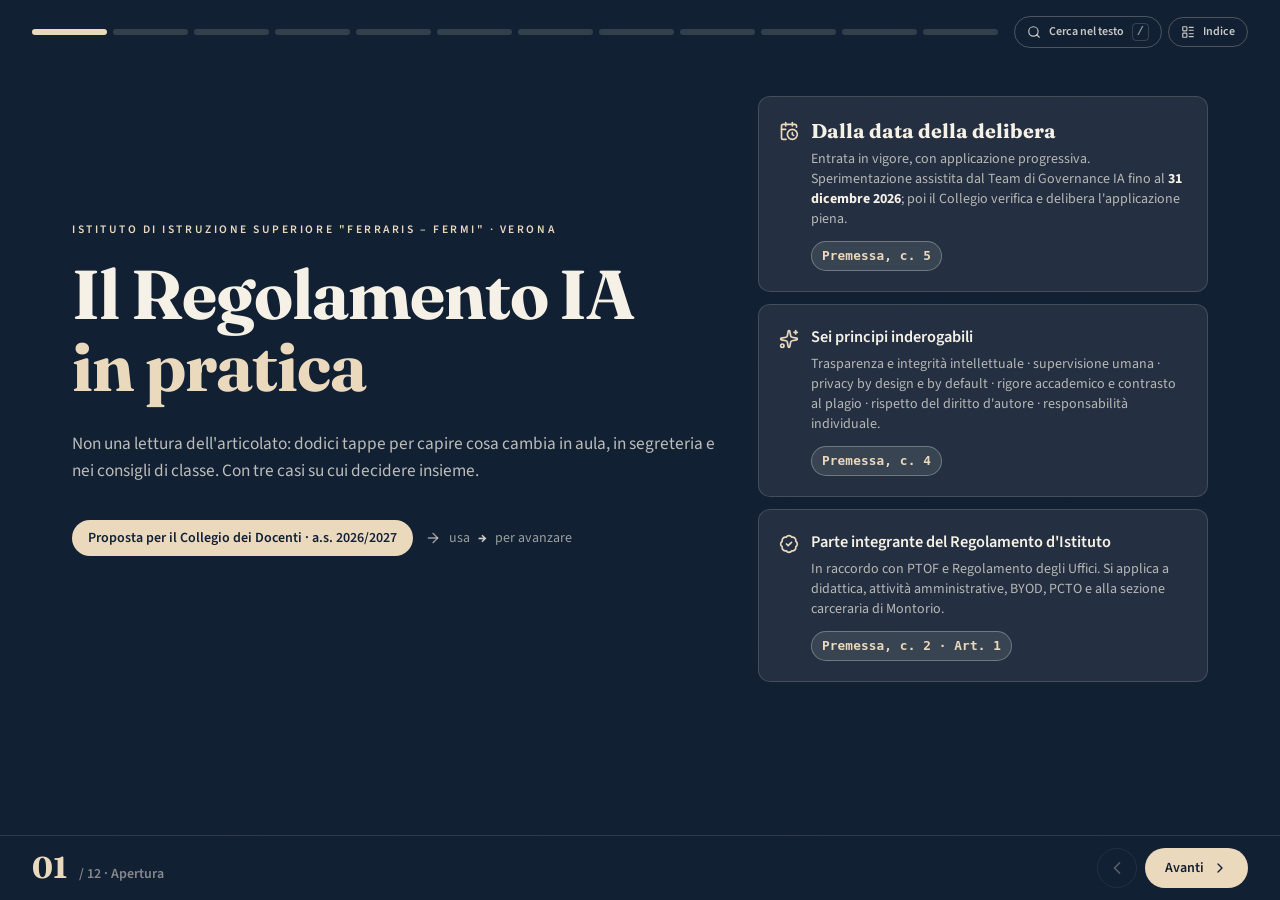
<file: attivita/index.html>
<!DOCTYPE html><html lang="it"><head>
		<meta charset="UTF-8">
		<meta name="viewport" content="width=device-width, initial-scale=1.0">
		<link rel="icon" href="../favicon.ico">
		<meta property="og:image" content="../og-image.png">
		<meta name="description" content="Lezione interattiva sul Regolamento per l'uso dei sistemi di Intelligenza Artificiale — IIS Ferraris–Fermi, Verona">
		<link rel="preconnect" href="https://fonts.googleapis.com">
		<link rel="preconnect" href="https://fonts.gstatic.com" crossorigin="">
		<link href="https://fonts.googleapis.com/css2?family=Fraunces:opsz,wght@9..144,600;9..144,700;9..144,800&amp;family=Source+Sans+3:ital,wght@0,400;0,600;0,700;1,400&amp;display=swap" rel="stylesheet">
		<title>Regolamento IA in pratica — IIS Ferraris–Fermi</title>
		<script type="module" crossorigin="" src="../assets/index-DkWbUcBU.js"></script>
		<link rel="stylesheet" crossorigin="" href="../assets/index-ComXZmFd.css">
	</head>
	<body>
		<div id="root"></div>
	

</body></html>
</file>
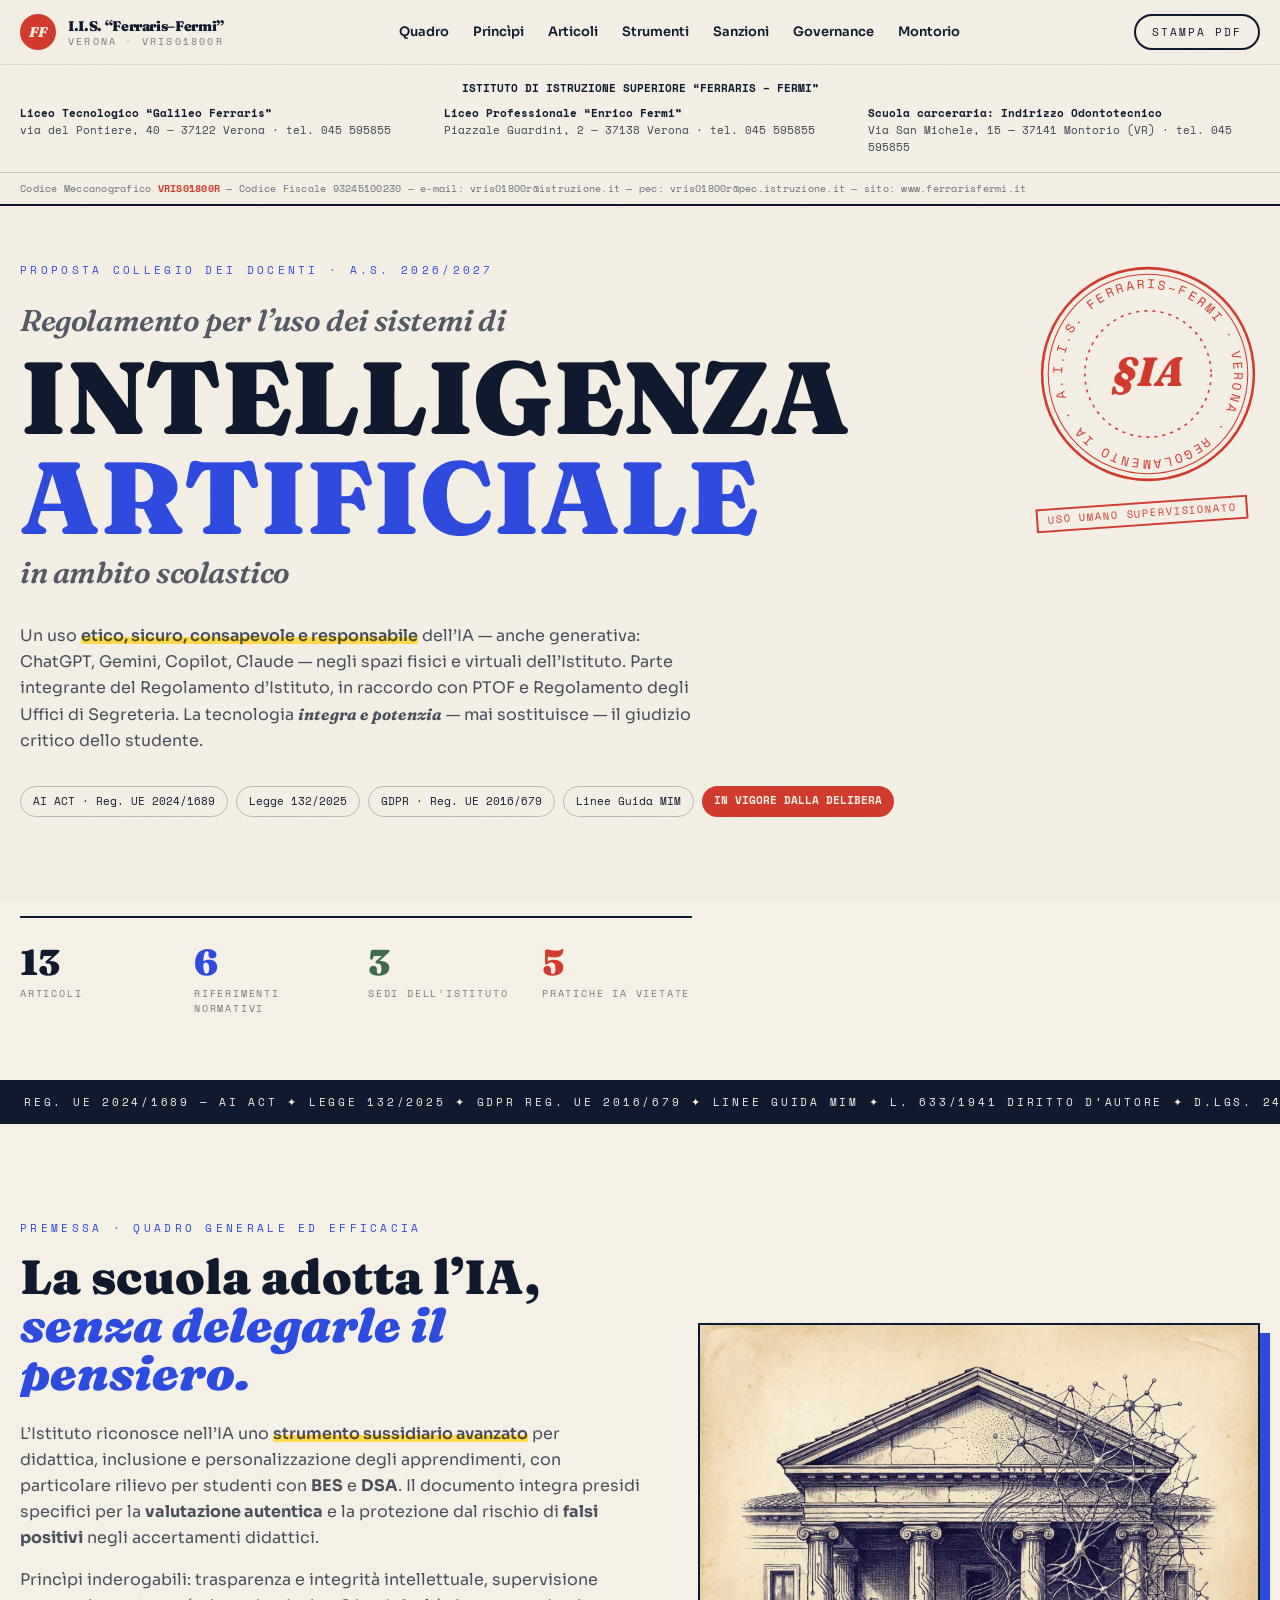
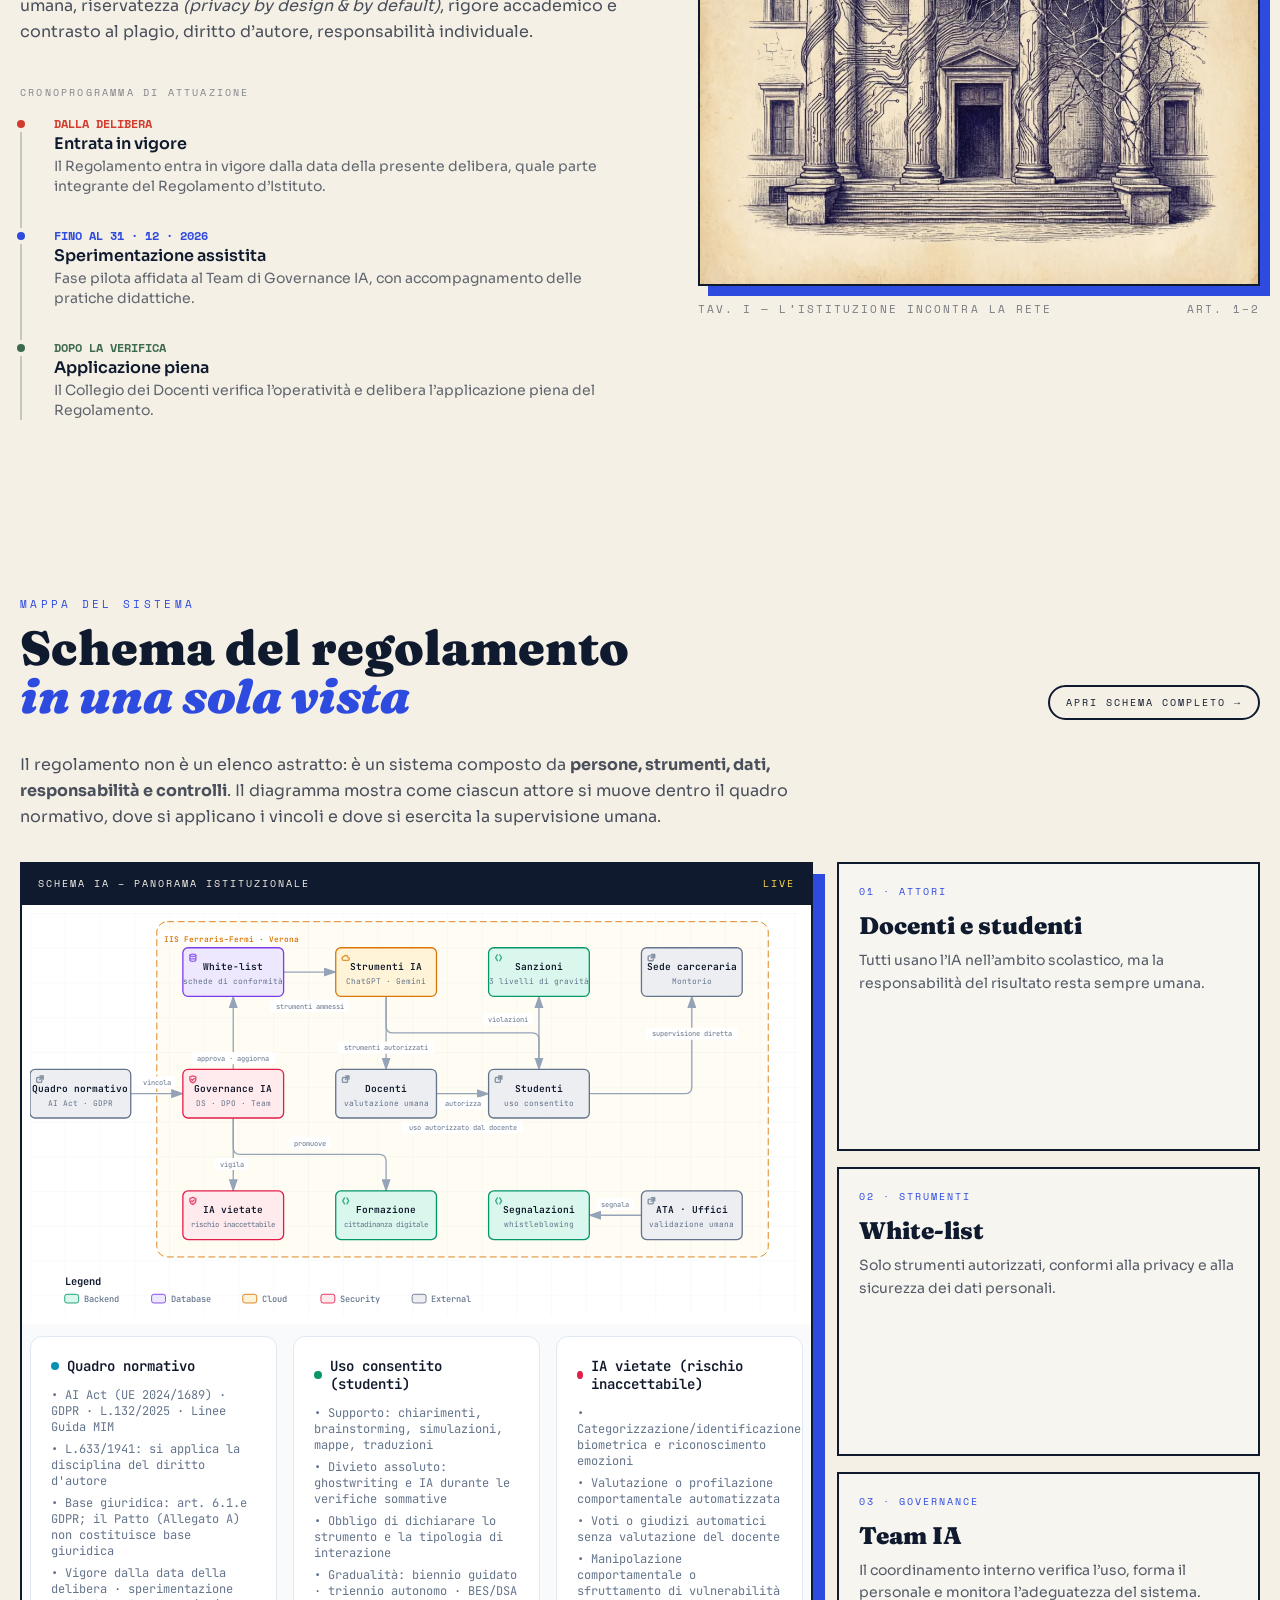
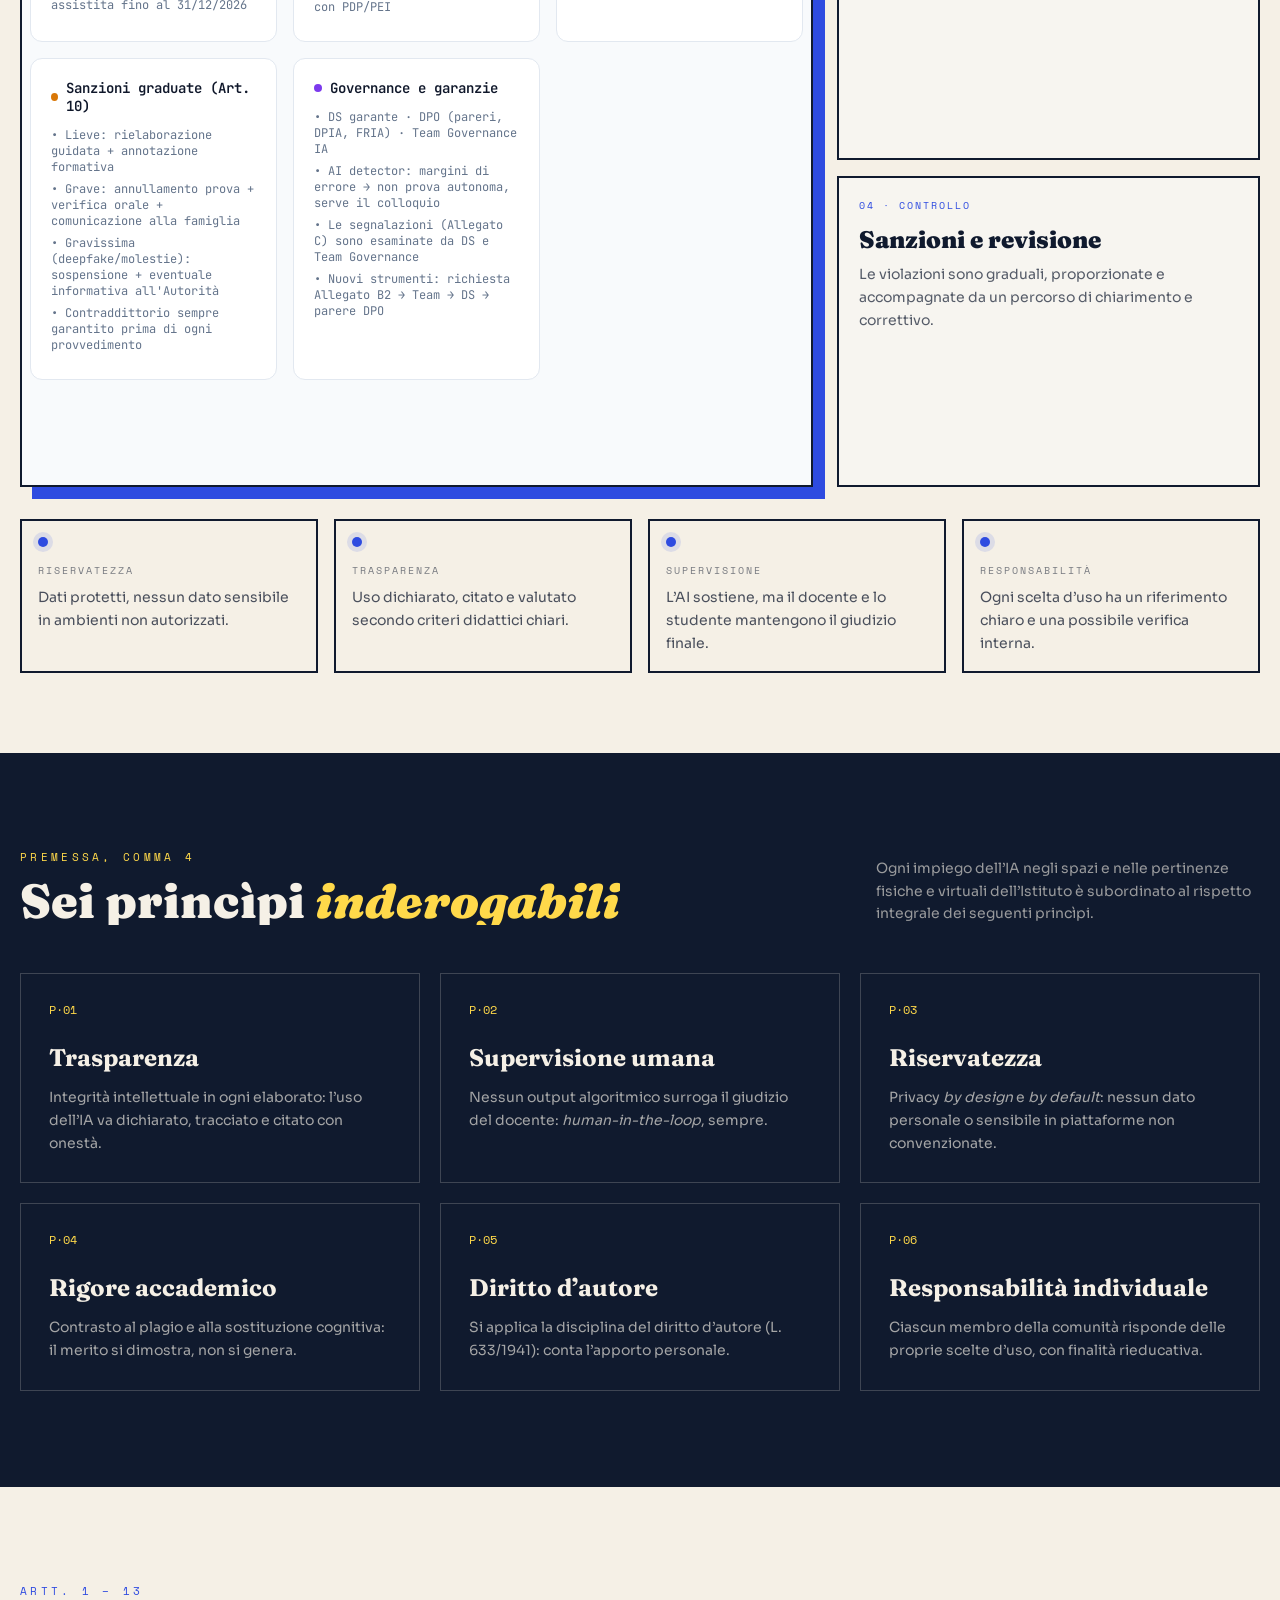
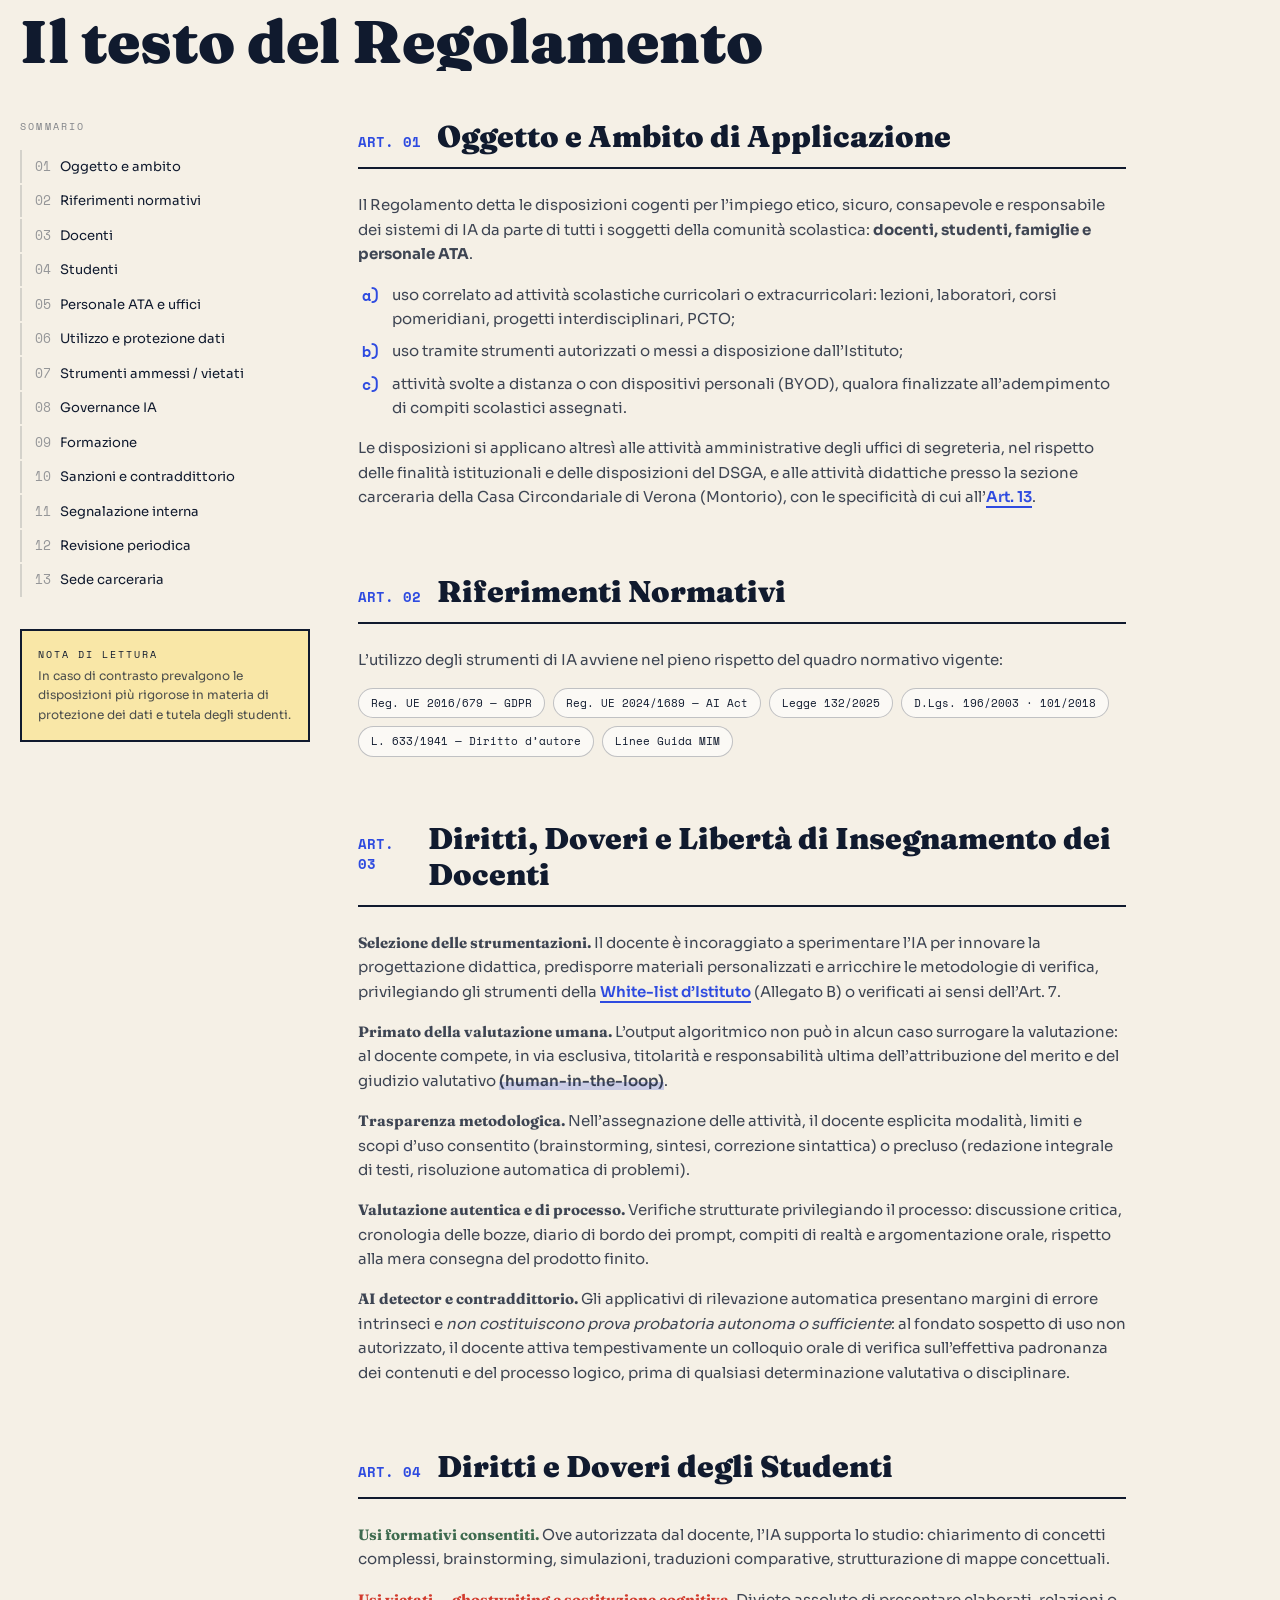
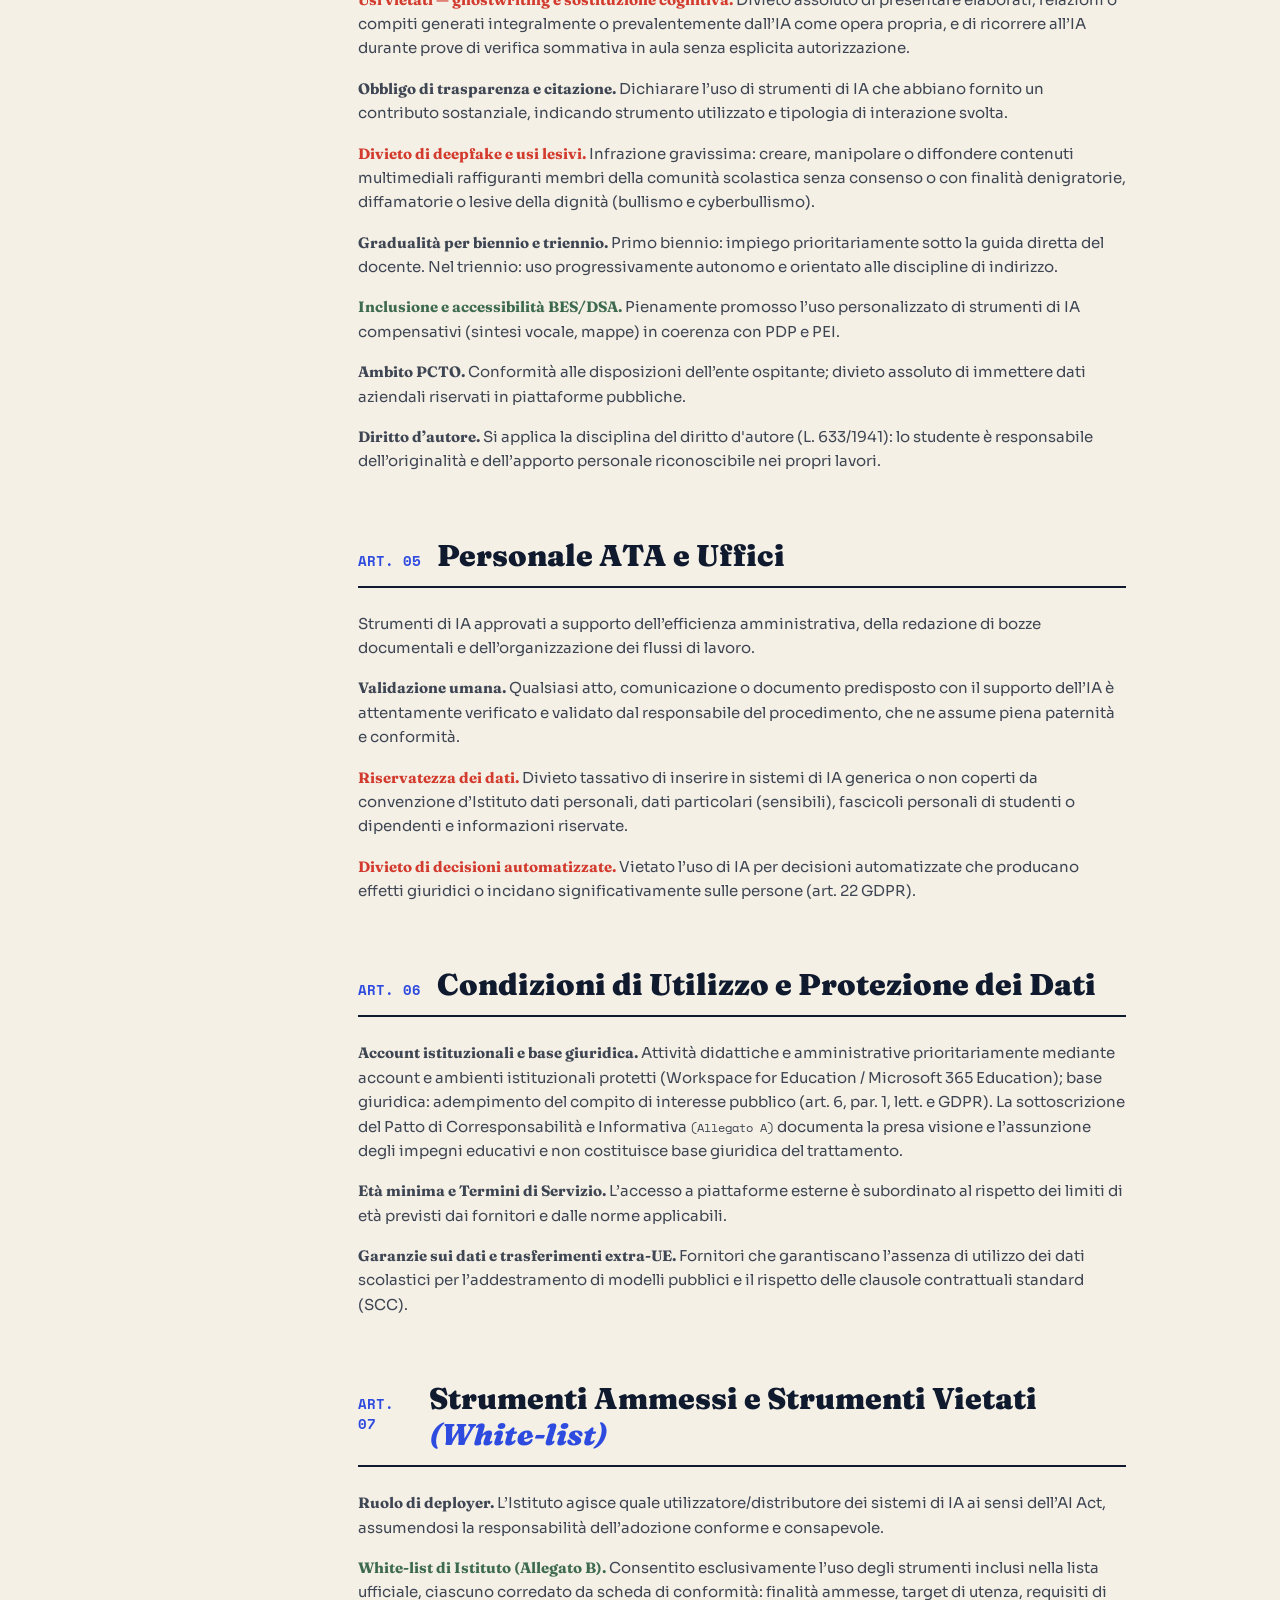
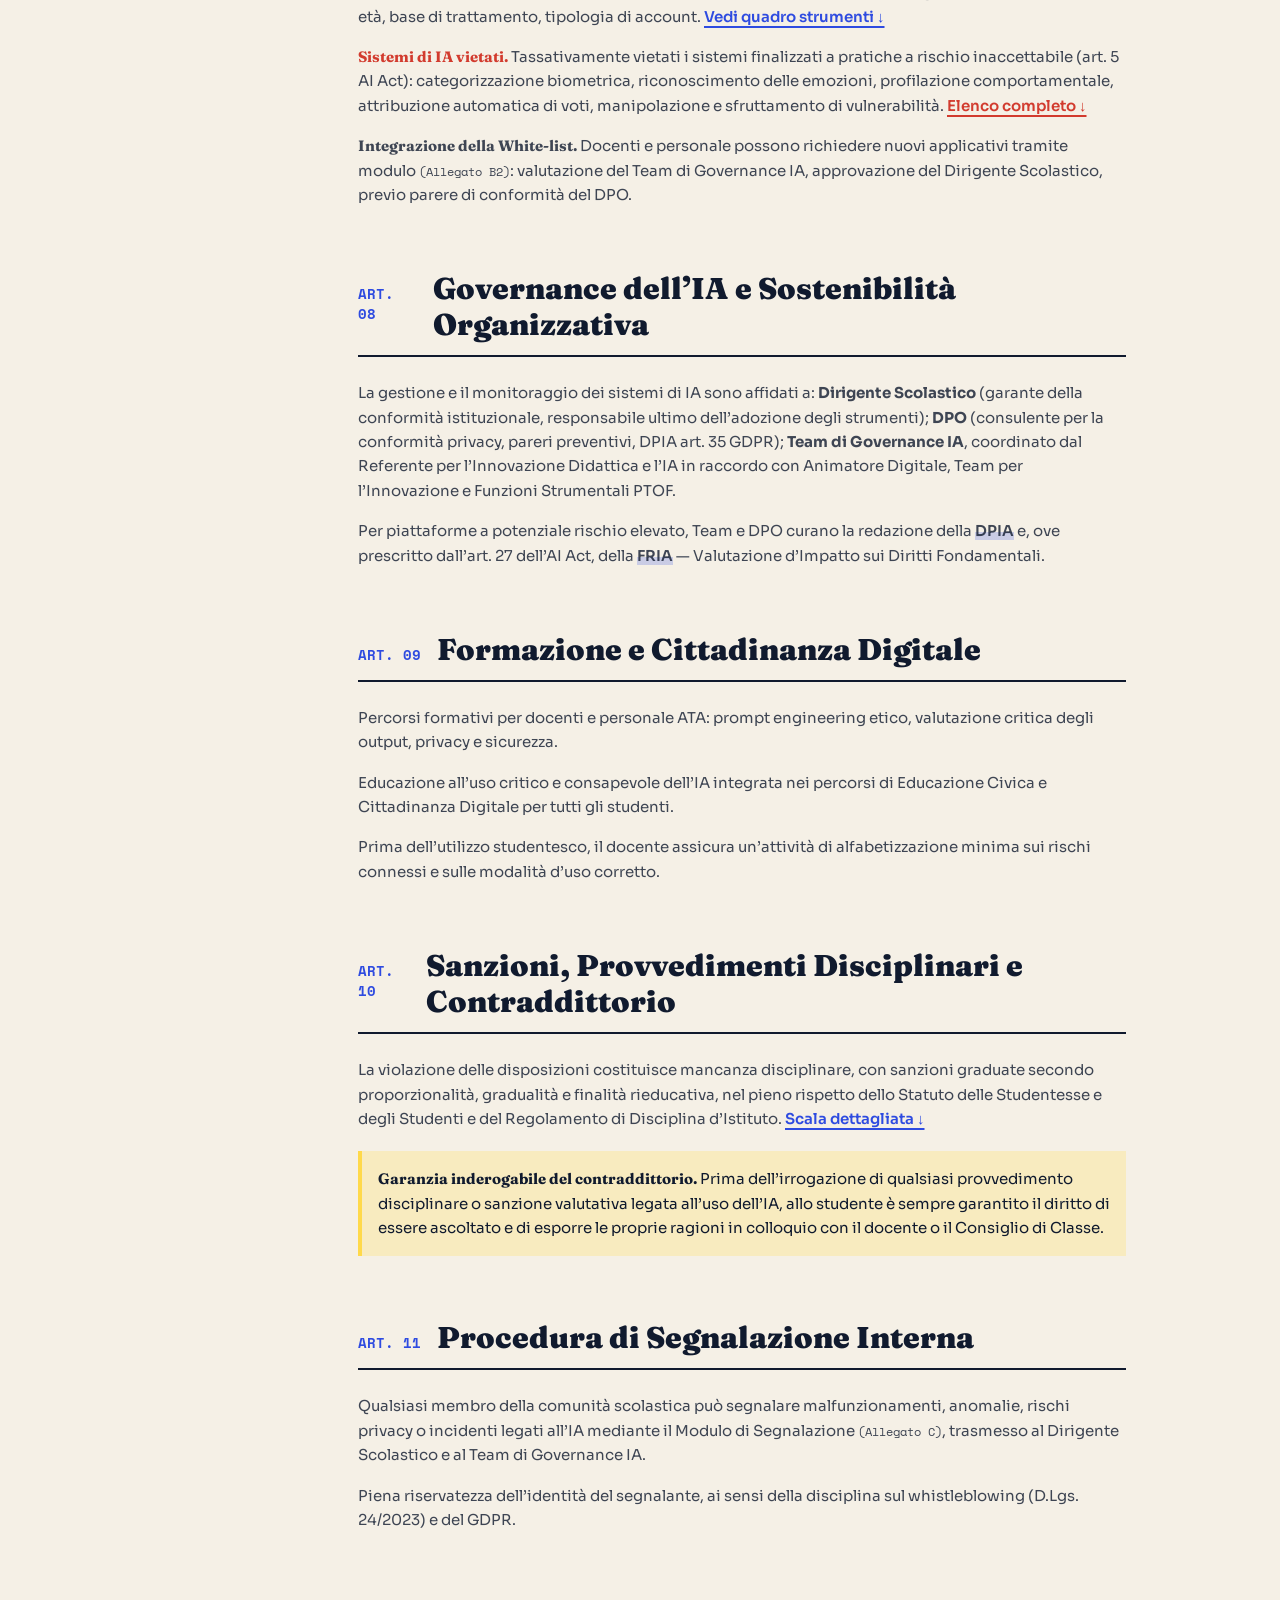
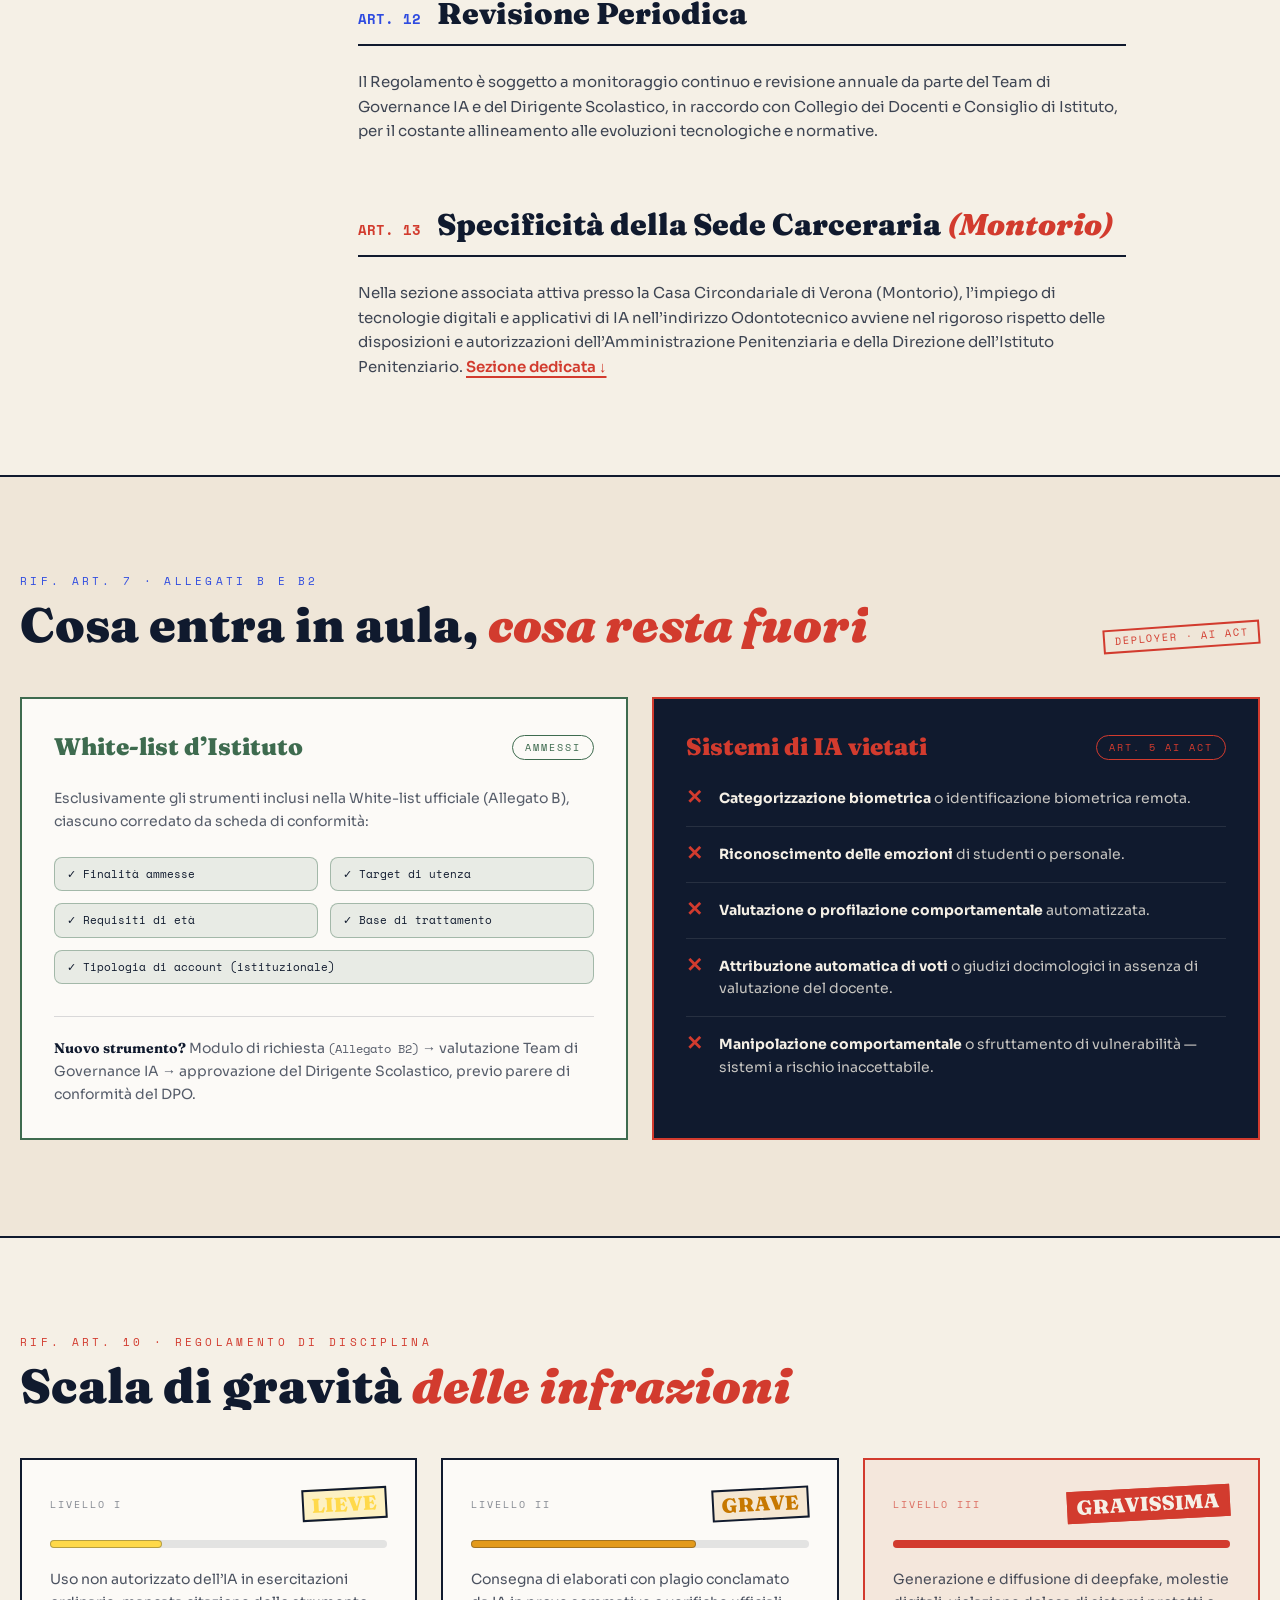
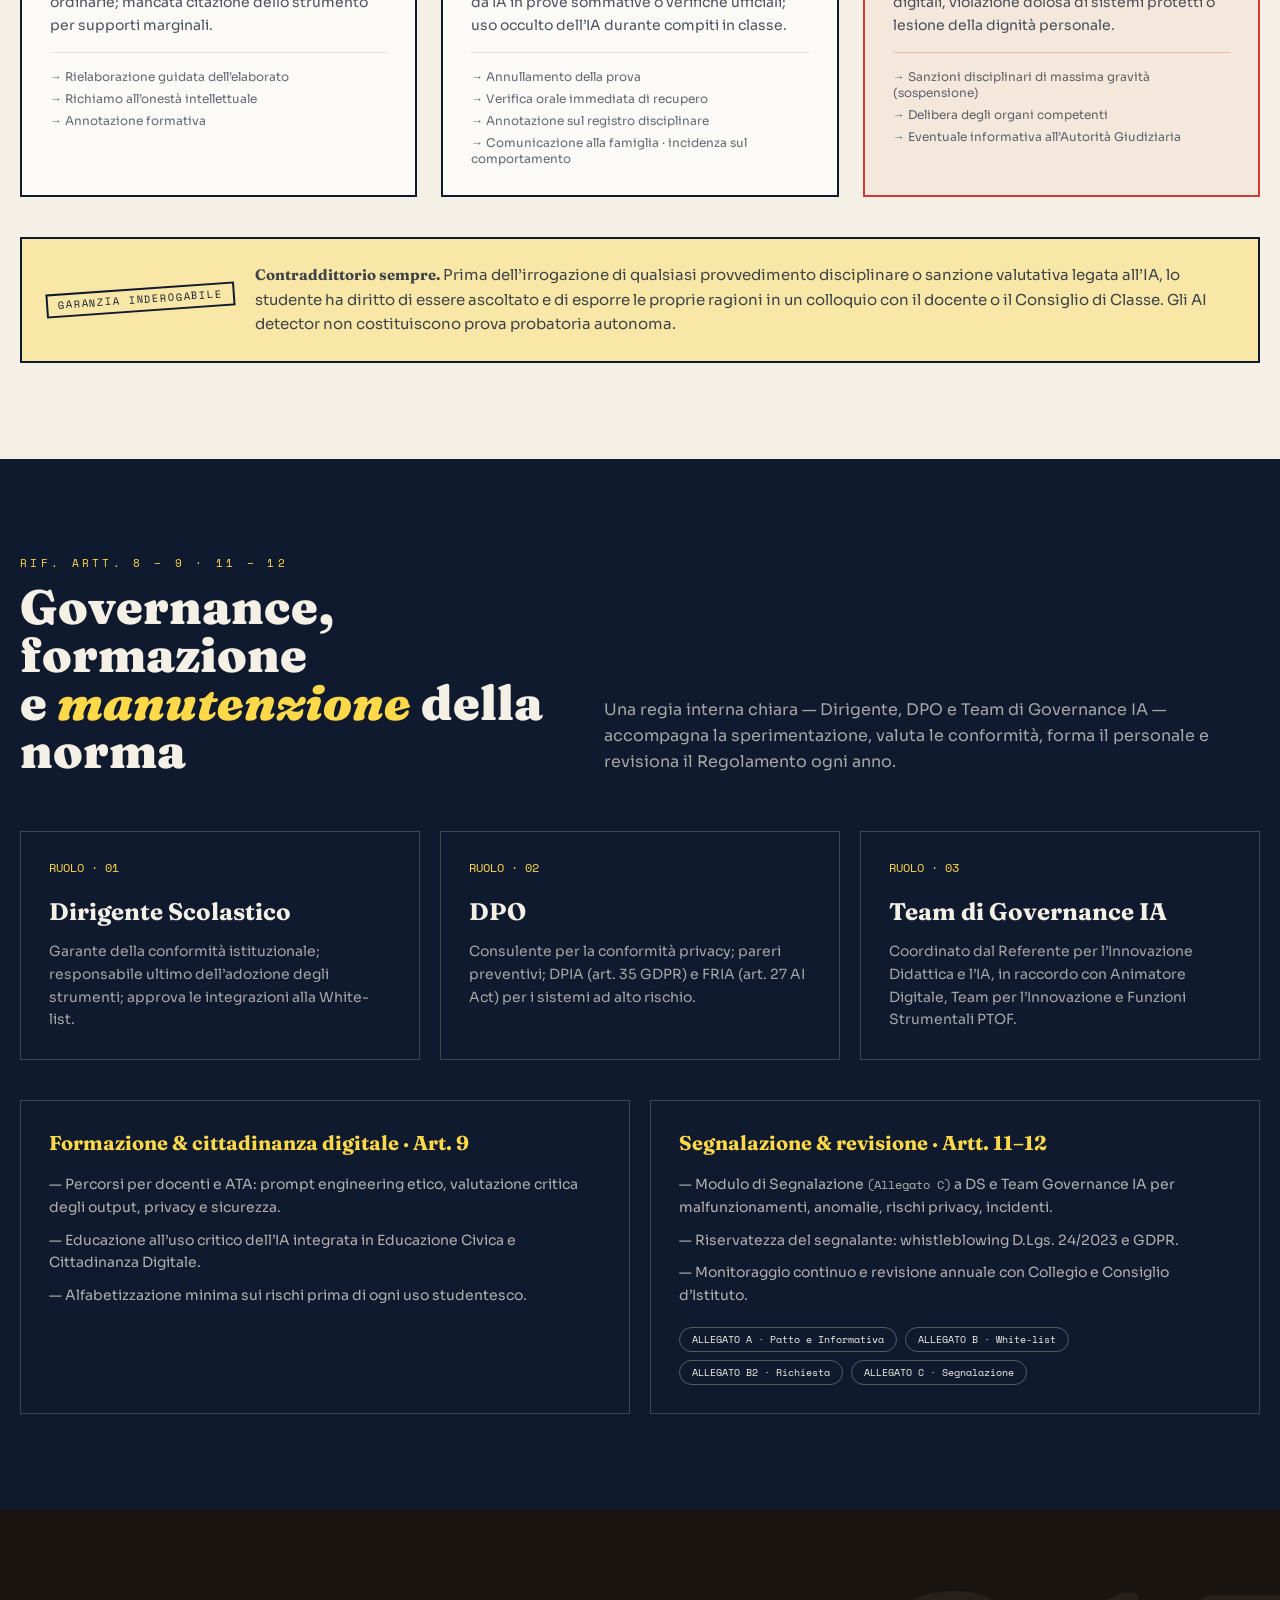
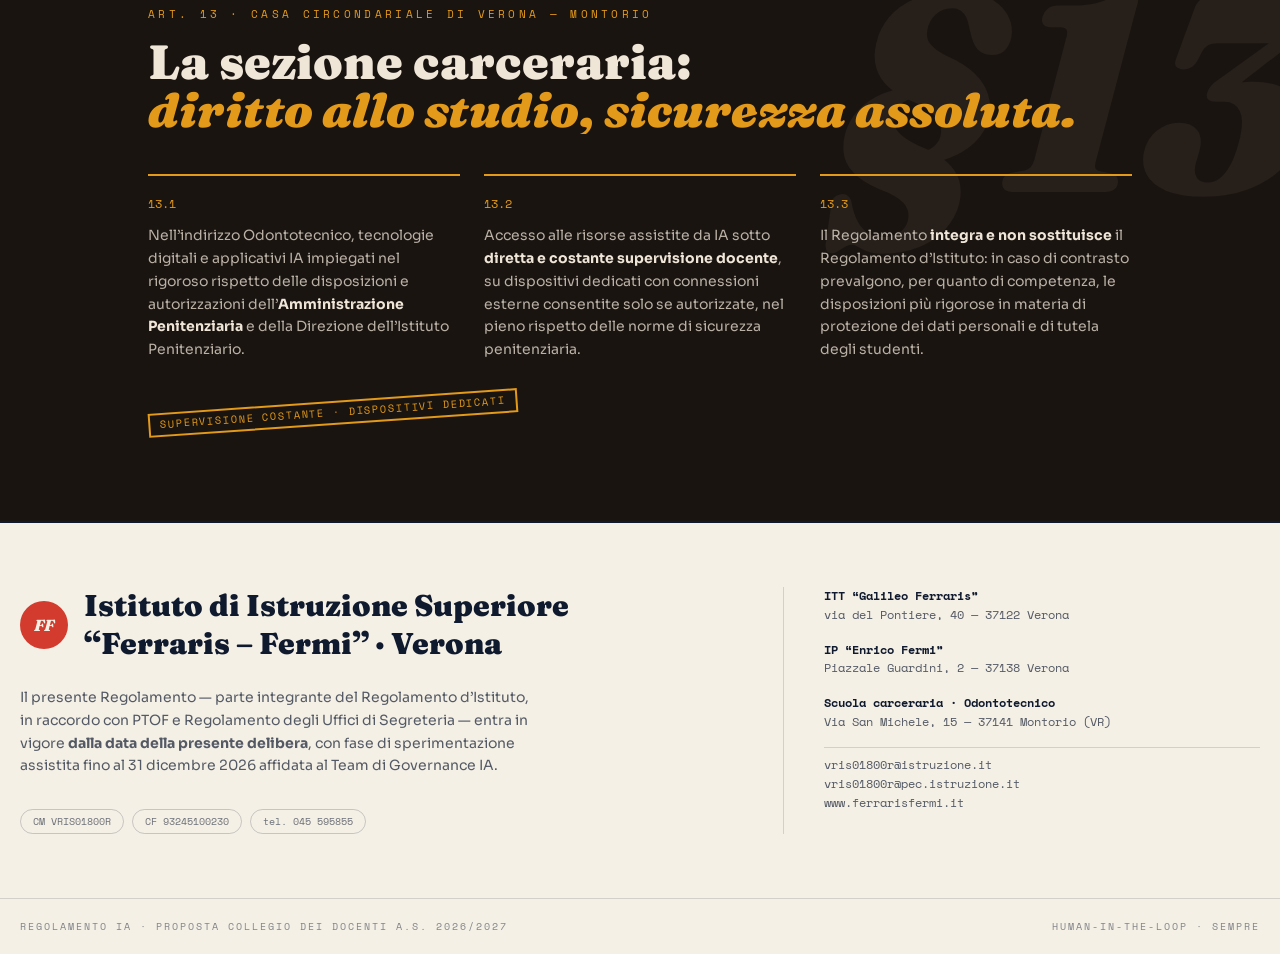
<file: landing.html>
<!DOCTYPE html>
<html lang="it">
<head>
<meta charset="UTF-8">
<meta name="viewport" content="width=device-width, initial-scale=1.0">
<title>Regolamento IA — I.I.S. “Ferraris–Fermi” Verona</title>
<script src="assets/tailwindcss.js"></script>
<link rel="stylesheet" href="assets/fraunces.css">
<link rel="stylesheet" href="assets/sora.css">
<link rel="stylesheet" href="assets/space-mono.css">
<script>
tailwind.config = {
  theme: { extend: {
    fontFamily: {
      display: ['Fraunces','serif'],
      body: ['Sora','sans-serif'],
      mono: ['Space Mono','monospace']
    },
    colors: {
      paper: '#F5F0E6',
      ink:   '#101A2E',
      cobalt:'#2E4BE0',
      seal:  '#D23B2E',
      gold:  '#FFD94A',
      moss:  '#3E6B4F'
    }
  }}
}
</script>
<style>
  html{scroll-behavior:smooth;overflow-x:hidden}
  body{overflow-x:hidden}
  .grid > *{min-width:0}
  p{overflow-wrap:anywhere}
  body{background:#F5F0E6;color:#101A2E;font-family:'Sora',sans-serif}
  section[id],article[id]{scroll-margin-top:96px}
  ::selection{background:#FFD94A;color:#101A2E}

  .noise{position:fixed;inset:0;z-index:90;pointer-events:none;opacity:.055;mix-blend-mode:multiply;
    background-image:url("data:image/svg+xml,%3Csvg xmlns='http://www.w3.org/2000/svg' width='180' height='180'%3E%3Cfilter id='n'%3E%3CfeTurbulence type='fractalNoise' baseFrequency='0.85' numOctaves='2'/%3E%3C/filter%3E%3Crect width='100%25' height='100%25' filter='url(%23n)'/%3E%3C/svg%3E")}

  .reveal{opacity:0;transform:translateY(26px);transition:opacity .8s ease,transform .8s cubic-bezier(.22,1,.36,1);transition-delay:var(--d,0s)}
  .reveal.visible{opacity:1;transform:none}
  .mask{overflow:hidden}
  .mask .mask-inner{display:block;transform:translateY(112%);transition:transform .9s cubic-bezier(.22,1,.36,1);transition-delay:var(--d,0s)}
  .mask.visible .mask-inner{transform:translateY(0)}

  .hl{background:linear-gradient(transparent 58%,#FFD94A 58%,#FFD94A 92%,transparent 92%)}
  .hl-c{background:linear-gradient(transparent 58%,rgba(46,75,224,.22) 58%)}

  /* ── header & nav ── */
  #siteHeader{transition:box-shadow .3s,background .3s}
  #siteHeader.scrolled{box-shadow:0 10px 30px -18px rgba(16,26,46,.35);background:rgba(245,240,230,.94);backdrop-filter:blur(8px)}
  .top-link{position:relative;cursor:pointer}
  .top-link::after{content:'';position:absolute;left:0;bottom:-6px;height:2px;width:0;background:#2E4BE0;transition:width .3s}
  .top-link:hover::after{width:100%}
  .top-link.nav-active{color:#2E4BE0}
  .top-link.nav-active::after{width:100%}

  /* hamburger */
  #btnMenu .bar{display:block;width:22px;height:2px;background:#101A2E;margin:5px auto;transition:transform .3s,opacity .3s}
  #btnMenu.is-open .bar:nth-child(1){transform:translateY(7px) rotate(45deg)}
  #btnMenu.is-open .bar:nth-child(2){opacity:0}
  #btnMenu.is-open .bar:nth-child(3){transform:translateY(-7px) rotate(-45deg)}
  .mobile-link{cursor:pointer}
  .mobile-link.nav-active{color:#2E4BE0}

  .seal-rotate{animation:sealSpin 28s linear infinite;transform-origin:50% 50%}
  @keyframes sealSpin{to{transform:rotate(360deg)}}

  .kb-frame{overflow:hidden}
  .kb-frame img{animation:kenburns 20s ease-in-out infinite alternate;transform-origin:center}
  @keyframes kenburns{from{transform:scale(1) translate(0,0)}to{transform:scale(1.12) translate(2%,-2%)}}

  .ticker{overflow:hidden}
  .ticker-track{display:flex;width:max-content;animation:tickerMove 32s linear infinite}
  .ticker:hover .ticker-track{animation-play-state:paused}
  @keyframes tickerMove{from{transform:translateX(0)}to{transform:translateX(-50%)}}

  .toc-link{position:relative;display:flex;gap:.6rem;align-items:baseline;padding:.4rem .8rem;border-left:2px solid rgba(16,26,46,.14);transition:border-color .25s,background .25s,color .25s;font-size:.82rem}
  .toc-link:hover{border-color:rgba(16,26,46,.45)}
  .toc-link .toc-num{font-family:'Space Mono',monospace;color:rgba(16,26,46,.42);transition:color .25s}
  .toc-link.active{border-color:#2E4BE0;background:rgba(46,75,224,.07);color:#101A2E;font-weight:600}
  .toc-link.active .toc-num{color:#2E4BE0}
  .toc-chip{white-space:nowrap;border:1px solid rgba(16,26,46,.2);border-radius:9999px;padding:.4rem .9rem;font-size:.75rem;font-family:'Space Mono',monospace;transition:all .25s}
  .toc-chip.active{background:#101A2E;color:#F5F0E6;border-color:#101A2E}

  .stamp{display:inline-block;border:2px solid currentColor;padding:.15rem .6rem;font-family:'Space Mono',monospace;text-transform:uppercase;letter-spacing:.18em;font-size:.65rem;transform:rotate(-4deg)}

  .card-lift{transition:transform .35s cubic-bezier(.22,1,.36,1),box-shadow .35s,border-color .35s}
  .card-lift:hover{transform:translateY(-5px);box-shadow:0 22px 40px -24px rgba(16,26,46,.35)}

  .tab-btn{transition:all .25s}
  .tab-active{background:#101A2E !important;color:#F5F0E6 !important;border-color:#101A2E !important}

  .schema-card{position:relative;overflow:hidden;transition:transform .28s cubic-bezier(.22,1,.36,1),box-shadow .28s ease,border-color .28s ease,background .28s ease}
  .schema-card::before{content:"";position:absolute;inset:0;background:linear-gradient(135deg,rgba(46,75,224,.08),transparent 55%,rgba(210,59,46,.08));transform:translateX(-110%);transition:transform .45s cubic-bezier(.22,1,.36,1)}
  .schema-card:hover{transform:translateY(-6px);box-shadow:0 18px 28px -18px rgba(16,26,46,.35);border-color:rgba(16,26,46,.35)}
  .schema-card:hover::before{transform:translateX(0)}
  .schema-node{position:relative;overflow:hidden;transition:all .28s cubic-bezier(.22,1,.36,1);border:1.5px solid rgba(16,26,46,.12)}
  .schema-node:hover{transform:translateY(-4px);border-color:rgba(46,75,224,.5);box-shadow:0 16px 26px -18px rgba(46,75,224,.45)}
  .schema-node .node-dot{width:10px;height:10px;border-radius:9999px;background:#2E4BE0;box-shadow:0 0 0 5px rgba(46,75,224,.12)}

  @media (prefers-reduced-motion: reduce){
    html{scroll-behavior:auto}
    *,*::before,*::after{animation-duration:.001s !important;animation-iteration-count:1 !important;transition-duration:.001s !important}
    .reveal,.mask .mask-inner{opacity:1 !important;transform:none !important}
  }
  @media print{
    .no-print,.noise{display:none !important}
    .reveal,.mask .mask-inner{opacity:1 !important;transform:none !important}
    body{background:#fff}
  }
</style>
</head>
<body class="antialiased">

<div class="noise" aria-hidden="true"></div>
<div id="progressBar" class="no-print pointer-events-none fixed top-0 left-0 h-[3px] bg-seal z-[95] w-0"></div>

<!-- ══════════ HEADER ══════════ -->
<header id="siteHeader" class="no-print fixed top-0 inset-x-0 z-[80] bg-paper/90 border-b border-ink/10">
  <div class="max-w-7xl mx-auto px-5 h-16 flex items-center justify-between gap-4">
    <a href="#top" class="flex items-center gap-3 shrink-0">
      <span class="w-9 h-9 rounded-full bg-seal text-paper font-display font-black italic grid place-items-center text-sm">FF</span>
      <span class="leading-tight">
        <span class="block font-display font-black text-sm tracking-tight">I.I.S. “Ferraris–Fermi”</span>
        <span class="block font-mono text-[10px] uppercase tracking-[.22em] text-ink/55">Verona · VRIS01800R</span>
      </span>
    </a>

    <!-- nav desktop -->
    <nav class="hidden lg:flex items-center gap-6 text-[13px] font-semibold">
      <a href="#quadro"     data-sec="quadro"     class="top-link">Quadro</a>
      <a href="#principi"   data-sec="principi"   class="top-link">Princìpi</a>
      <a href="#articoli"   data-sec="articoli"   class="top-link">Articoli</a>
      <a href="#strumenti"  data-sec="strumenti"  class="top-link">Strumenti</a>
      <a href="#sanzioni"   data-sec="sanzioni"   class="top-link">Sanzioni</a>
      <a href="#governance" data-sec="governance" class="top-link">Governance</a>
      <a href="#montorio"   data-sec="montorio"   class="top-link">Montorio</a>
    </nav>

    <div class="flex items-center gap-3 shrink-0">
      <button id="btnStampa" class="hidden sm:inline-flex font-mono text-[11px] uppercase tracking-[.18em] border-2 border-ink rounded-full px-4 py-2 hover:bg-ink hover:text-paper transition-colors">Stampa PDF</button>
      <!-- hamburger (mobile/tablet) -->
      <button id="btnMenu" class="lg:hidden w-11 h-11 grid place-items-center border-2 border-ink rounded-full hover:bg-ink group transition-colors" aria-label="Apri il menu di navigazione" aria-expanded="false" aria-controls="mobileMenu">
        <span class="group-hover:bg-paper" style="display:contents">
          <span class="bar"></span><span class="bar"></span><span class="bar"></span>
        </span>
      </button>
    </div>
  </div>

  <!-- pannello menu mobile -->
  <div id="mobileMenu" class="lg:hidden overflow-hidden" style="max-height:0;transition:max-height .5s cubic-bezier(.22,1,.36,1)">
    <nav class="px-5 pt-2 pb-5 bg-paper border-t border-ink/10">
      <a href="#quadro"     data-sec="quadro"     class="mobile-link flex items-center justify-between py-3.5 border-b border-ink/10 font-semibold hover:text-cobalt transition-colors">Quadro generale <span class="font-mono text-[10px] text-ink/40">01</span></a>
      <a href="#principi"   data-sec="principi"   class="mobile-link flex items-center justify-between py-3.5 border-b border-ink/10 font-semibold hover:text-cobalt transition-colors">Princìpi inderogabili <span class="font-mono text-[10px] text-ink/40">02</span></a>
      <a href="#articoli"   data-sec="articoli"   class="mobile-link flex items-center justify-between py-3.5 border-b border-ink/10 font-semibold hover:text-cobalt transition-colors">Testo del Regolamento <span class="font-mono text-[10px] text-ink/40">03</span></a>
      <a href="#strumenti"  data-sec="strumenti"  class="mobile-link flex items-center justify-between py-3.5 border-b border-ink/10 font-semibold hover:text-cobalt transition-colors">Strumenti ammessi e vietati <span class="font-mono text-[10px] text-ink/40">04</span></a>
      <a href="#sanzioni"   data-sec="sanzioni"   class="mobile-link flex items-center justify-between py-3.5 border-b border-ink/10 font-semibold hover:text-cobalt transition-colors">Sanzioni e contraddittorio <span class="font-mono text-[10px] text-ink/40">05</span></a>
      <a href="#governance" data-sec="governance" class="mobile-link flex items-center justify-between py-3.5 border-b border-ink/10 font-semibold hover:text-cobalt transition-colors">Governance e formazione <span class="font-mono text-[10px] text-ink/40">06</span></a>
      <a href="#montorio"   data-sec="montorio"   class="mobile-link flex items-center justify-between py-3.5 border-b border-ink/10 font-semibold hover:text-cobalt transition-colors">Sede carceraria di Montorio <span class="font-mono text-[10px] text-ink/40">07</span></a>
      <button id="btnStampaMobile" class="mt-5 w-full font-mono text-[11px] uppercase tracking-[.18em] border-2 border-ink rounded-full px-4 py-3 hover:bg-ink hover:text-paper transition-colors">Stampa PDF</button>
    </nav>
  </div>
</header>

<!-- ══════════ INTESTAZIONE / HERO ══════════ -->
<section id="top" class="pt-16">
  <!-- Letterhead -->
  <div class="border-b-2 border-ink bg-paper">
      <div class="max-w-7xl mx-auto px-5 py-4 font-mono text-[10.5px] leading-relaxed text-ink/80">
        <p class="font-bold text-ink text-center">ISTITUTO DI ISTRUZIONE SUPERIORE “FERRARIS – FERMI”</p>
        <div class="grid md:grid-cols-3 gap-x-8 gap-y-2 mt-2">
          <p><span class="font-bold text-ink">Liceo Tecnologico “Galileo Ferraris”</span><br>via del Pontiere, 40 — 37122 Verona · tel. 045 595855</p>
          <p><span class="font-bold text-ink">Liceo Professionale “Enrico Fermi”</span><br>Piazzale Guardini, 2 — 37138 Verona · tel. 045 595855</p>
          <p><span class="font-bold text-ink">Scuola carceraria: Indirizzo Odontotecnico</span><br>Via San Michele, 15 — 37141 Montorio (VR) · tel. 045 595855</p>
        </div>
      </div>
      <div class="border-t border-ink/20">
        <p class="max-w-7xl mx-auto px-5 py-2 font-mono text-[10px] tracking-wide text-ink/60">Codice Meccanografico <span class="text-seal font-bold">VRIS01800R</span> — Codice Fiscale 93245100230 — e-mail: vris01800r@istruzione.it — pec: vris01800r@pec.istruzione.it — sito: www.ferrarisfermi.it</p>
      </div>
    </div>

  <div class="max-w-7xl mx-auto px-5 pt-14 pb-16 relative">
    <div class="grid lg:grid-cols-[1fr_auto] gap-10 items-start">
      <div>
        <p class="reveal font-mono text-[11px] uppercase tracking-[.3em] text-cobalt mb-6">Proposta Collegio dei Docenti · a.s. 2026/2027</p>
        <h1 class="font-display font-black leading-[0.98] tracking-tight">
          <span class="mask block text-2xl md:text-3xl font-semibold italic text-ink/70"><span class="mask-inner">Regolamento per l’uso dei sistemi di</span></span>
          <span class="mask block text-[13.5vw] lg:text-[6.4rem] mt-2 text-ink"><span class="mask-inner" data-scramble data-text="INTELLIGENZA">INTELLIGENZA</span></span>
          <span class="mask block text-[13.5vw] lg:text-[6.4rem] text-cobalt"><span class="mask-inner" data-scramble data-text="ARTIFICIALE">ARTIFICIALE</span></span>
          <span class="mask block text-2xl md:text-3xl font-semibold italic text-ink/70 mt-2"><span class="mask-inner">in ambito scolastico</span></span>
        </h1>
        <p class="reveal mt-8 max-w-2xl text-ink/75 leading-relaxed" style="--d:.15s">
          Un uso <span class="hl font-semibold">etico, sicuro, consapevole e responsabile</span> dell’IA — anche generativa: ChatGPT, Gemini, Copilot, Claude — negli spazi fisici e virtuali dell’Istituto. Parte integrante del Regolamento d’Istituto, in raccordo con PTOF e Regolamento degli Uffici di Segreteria. La tecnologia <em class="font-display font-bold">integra e potenzia</em> — mai sostituisce — il giudizio critico dello studente.
        </p>
        <div class="reveal mt-8 flex flex-wrap gap-2 font-mono text-[11px]" style="--d:.25s">
          <span class="border border-ink/25 rounded-full px-3 py-1.5 hover:border-cobalt hover:text-cobalt transition-colors">AI ACT · Reg. UE 2024/1689</span>
          <span class="border border-ink/25 rounded-full px-3 py-1.5 hover:border-cobalt hover:text-cobalt transition-colors">Legge 132/2025</span>
          <span class="border border-ink/25 rounded-full px-3 py-1.5 hover:border-cobalt hover:text-cobalt transition-colors">GDPR · Reg. UE 2016/679</span>
          <span class="border border-ink/25 rounded-full px-3 py-1.5 hover:border-cobalt hover:text-cobalt transition-colors">Linee Guida MIM</span>
          <span class="bg-seal text-paper rounded-full px-3 py-1.5 font-bold">IN VIGORE DALLA DELIBERA</span>
        </div>
        <a href="attivita/index.html" class="reveal mt-6 inline-flex items-center gap-2 rounded-full border-2 border-ink bg-ink px-4 py-2 font-mono text-[10px] uppercase tracking-[.2em] text-paper transition hover:bg-cobalt hover:border-cobalt" style="--d:.3s">Vai alla lezione interattiva <span aria-hidden="true">→</span></a>
        <div class="reveal mt-10 grid grid-cols-2 sm:grid-cols-4 gap-6 max-w-2xl border-t-2 border-ink pt-6" style="--d:.35s">
          <div><p class="font-display text-4xl font-black text-ink"><span data-count="13">0</span></p><p class="font-mono text-[10px] uppercase tracking-[.18em] text-ink/55 mt-1">Articoli</p></div>
          <div><p class="font-display text-4xl font-black text-cobalt"><span data-count="6">0</span></p><p class="font-mono text-[10px] uppercase tracking-[.18em] text-ink/55 mt-1">Riferimenti normativi</p></div>
          <div><p class="font-display text-4xl font-black text-moss"><span data-count="3">0</span></p><p class="font-mono text-[10px] uppercase tracking-[.18em] text-ink/55 mt-1">Sedi dell’Istituto</p></div>
          <div><p class="font-display text-4xl font-black text-seal"><span data-count="5">0</span></p><p class="font-mono text-[10px] uppercase tracking-[.18em] text-ink/55 mt-1">Pratiche IA vietate</p></div>
        </div>
      </div>

      <!-- Sigillo -->
      <div class="reveal hidden md:block relative" style="--d:.2s">
        <svg viewBox="0 0 220 220" class="w-56 h-56 text-seal">
          <g class="seal-rotate">
            <circle cx="110" cy="110" r="104" fill="none" stroke="currentColor" stroke-width="2.5"/>
            <circle cx="110" cy="110" r="98" fill="none" stroke="currentColor" stroke-width="1"/>
            <defs><path id="circPath" d="M110,110 m-84,0 a84,84 0 1,1 168,0 a84,84 0 1,1 -168,0"/></defs>
            <text font-family="Space Mono, monospace" font-size="12.5" letter-spacing="2.2" fill="currentColor">
              <textPath href="#circPath">I.I.S. FERRARIS–FERMI · VERONA · REGOLAMENTO IA · A.S. 2026/2027 ·&#160;</textPath>
            </text>
          </g>
          <circle cx="110" cy="110" r="62" fill="none" stroke="currentColor" stroke-width="1.5" stroke-dasharray="3 5"/>
          <text x="110" y="122" text-anchor="middle" font-family="Fraunces, serif" font-style="italic" font-weight="900" font-size="40" fill="currentColor">§IA</text>
        </svg>
        <p class="stamp text-seal mt-4">Uso umano supervisionato</p>
      </div>
    </div>
  </div>
</section>

<!-- ══════════ TICKER ══════════ -->
<div class="ticker border-y-2 border-ink bg-ink text-paper py-3 no-print" aria-hidden="true">
  <div class="ticker-track font-mono text-[11px] uppercase tracking-[.25em]">
    <span class="px-6">Reg. UE 2024/1689 — AI Act ✦ Legge 132/2025 ✦ GDPR Reg. UE 2016/679 ✦ Linee Guida MIM ✦ L. 633/1941 Diritto d’autore ✦ D.Lgs. 24/2023 Whistleblowing ✦ Statuto delle Studentesse e degli Studenti ✦</span>
    <span class="px-6">Reg. UE 2024/1689 — AI Act ✦ Legge 132/2025 ✦ GDPR Reg. UE 2016/679 ✦ Linee Guida MIM ✦ L. 633/1941 Diritto d’autore ✦ D.Lgs. 24/2023 Whistleblowing ✦ Statuto delle Studentesse e degli Studenti ✦</span>
  </div>
</div>

<!-- ══════════ QUADRO GENERALE ══════════ -->
<section id="quadro" class="max-w-7xl mx-auto px-5 py-24 grid lg:grid-cols-[1.05fr_.95fr] gap-14 items-center">
  <div>
    <p class="reveal font-mono text-[11px] uppercase tracking-[.3em] text-cobalt mb-4">Premessa · Quadro generale ed efficacia</p>
    <h2 class="mask font-display text-4xl md:text-5xl font-black leading-tight"><span class="mask-inner">La scuola adotta l’IA,<br><span class="italic text-cobalt">senza delegarle il pensiero.</span></span></h2>
    <div class="reveal mt-6 space-y-4 text-ink/75 leading-relaxed" style="--d:.1s">
      <p>L’Istituto riconosce nell’IA uno <span class="hl font-semibold">strumento sussidiario avanzato</span> per didattica, inclusione e personalizzazione degli apprendimenti, con particolare rilievo per studenti con <strong>BES</strong> e <strong>DSA</strong>. Il documento integra presidi specifici per la <strong>valutazione autentica</strong> e la protezione dal rischio di <strong>falsi positivi</strong> negli accertamenti didattici.</p>
      <p>Princìpi inderogabili: trasparenza e integrità intellettuale, supervisione umana, riservatezza <em>(privacy by design &amp; by default)</em>, rigore accademico e contrasto al plagio, diritto d’autore, responsabilità individuale.</p>
    </div>
    <!-- Timeline -->
    <div class="reveal mt-10" style="--d:.2s">
      <p class="font-mono text-[10px] uppercase tracking-[.22em] text-ink/50 mb-4">Cronoprogramma di attuazione</p>
      <ol class="relative border-l-2 border-ink/20 space-y-8 pl-8">
        <li class="relative">
          <span class="absolute -left-[41px] w-4 h-4 rounded-full bg-seal border-4 border-paper"></span>
          <p class="font-mono text-xs font-bold text-seal">DALLA DELIBERA</p>
          <p class="font-semibold">Entrata in vigore</p>
          <p class="text-sm text-ink/65">Il Regolamento entra in vigore dalla data della presente delibera, quale parte integrante del Regolamento d’Istituto.</p>
        </li>
        <li class="relative">
          <span class="absolute -left-[41px] w-4 h-4 rounded-full bg-cobalt border-4 border-paper"></span>
          <p class="font-mono text-xs font-bold text-cobalt">FINO AL 31 · 12 · 2026</p>
          <p class="font-semibold">Sperimentazione assistita</p>
          <p class="text-sm text-ink/65">Fase pilota affidata al Team di Governance IA, con accompagnamento delle pratiche didattiche.</p>
        </li>
        <li class="relative">
          <span class="absolute -left-[41px] w-4 h-4 rounded-full bg-moss border-4 border-paper"></span>
          <p class="font-mono text-xs font-bold text-moss">DOPO LA VERIFICA</p>
          <p class="font-semibold">Applicazione piena</p>
          <p class="text-sm text-ink/65">Il Collegio dei Docenti verifica l’operatività e delibera l’applicazione piena del Regolamento.</p>
        </li>
      </ol>
    </div>
  </div>
  <figure class="reveal" style="--d:.15s">
    <div class="kb-frame border-2 border-ink shadow-[10px_10px_0_0_#2E4BE0] bg-paper">
      <img src="images/hero-incisione.webp" width="1024" height="1024" alt="Incisione: l’edificio scolastico classico che si intreccia a una rete neurale" class="w-full h-auto block">
    </div>
    <figcaption class="mt-4 font-mono text-[10.5px] uppercase tracking-[.2em] text-ink/55 flex justify-between">
      <span>Tav. I — L’istituzione incontra la rete</span><span>art. 1–2</span>
    </figcaption>
  </figure>
</section>

<!-- ══════════ SCHEMA REGOLAMENTO ══════════ -->
<section id="schema" class="max-w-7xl mx-auto px-5 py-20">
  <div class="mb-8 flex flex-col gap-4 md:flex-row md:items-end md:justify-between">
    <div>
      <p class="reveal font-mono text-[11px] uppercase tracking-[.3em] text-cobalt mb-3">Mappa del sistema</p>
      <h2 class="mask font-display text-4xl md:text-5xl font-black leading-tight"><span class="mask-inner">Schema del regolamento<br><span class="italic text-cobalt">in una sola vista</span></span></h2>
    </div>
    <a href="regolamento-ia-schema.html?theme=light&embed=1" target="_blank" rel="noopener" class="reveal inline-flex items-center gap-2 rounded-full border-2 border-ink bg-paper px-4 py-2 font-mono text-[10px] uppercase tracking-[.2em] text-ink transition hover:bg-ink hover:text-paper">Apri schema completo →</a>
  </div>

  <div class="reveal mb-8 max-w-3xl text-ink/75 leading-relaxed" style="--d:.1s">
    Il regolamento non è un elenco astratto: è un sistema composto da <strong>persone, strumenti, dati, responsabilità e controlli</strong>. Il diagramma mostra come ciascun attore si muove dentro il quadro normativo, dove si applicano i vincoli e dove si esercita la supervisione umana.
  </div>

  <div class="reveal grid gap-6 lg:grid-cols-[1.5fr_0.8fr]" style="--d:.12s">
    <div class="overflow-hidden border-2 border-ink bg-paper shadow-[12px_12px_0_0_#2E4BE0]">
      <div class="flex items-center justify-between gap-4 border-b-2 border-ink bg-ink px-4 py-3 text-[10px] font-mono uppercase tracking-[.2em] text-paper">
        <span>Schema IA – panorama istituzionale</span>
        <span class="text-gold">live</span>
      </div>
      <iframe
        src="regolamento-ia-schema.html?theme=light&embed=1"
        title="Schema del regolamento IA"
        class="block w-full h-[1500px] md:h-[1180px] bg-paper"
        loading="lazy"
        referrerpolicy="strict-origin-when-cross-origin"
      ></iframe>
    </div>

    <div class="grid gap-4">
      <div class="schema-card rounded-none border-2 border-ink bg-[#F7F5F0] p-4 md:p-5">
        <p class="font-mono text-[10px] uppercase tracking-[.2em] text-cobalt mb-3">01 · Attori</p>
        <h3 class="font-display text-2xl font-black leading-tight mb-2">Docenti e studenti</h3>
        <p class="text-sm leading-relaxed text-ink/70">Tutti usano l’IA nell’ambito scolastico, ma la responsabilità del risultato resta sempre umana.</p>
      </div>
      <div class="schema-card rounded-none border-2 border-ink bg-[#F7F5F0] p-4 md:p-5">
        <p class="font-mono text-[10px] uppercase tracking-[.2em] text-cobalt mb-3">02 · Strumenti</p>
        <h3 class="font-display text-2xl font-black leading-tight mb-2">White-list</h3>
        <p class="text-sm leading-relaxed text-ink/70">Solo strumenti autorizzati, conformi alla privacy e alla sicurezza dei dati personali.</p>
      </div>
      <div class="schema-card rounded-none border-2 border-ink bg-[#F7F5F0] p-4 md:p-5">
        <p class="font-mono text-[10px] uppercase tracking-[.2em] text-cobalt mb-3">03 · Governance</p>
        <h3 class="font-display text-2xl font-black leading-tight mb-2">Team IA</h3>
        <p class="text-sm leading-relaxed text-ink/70">Il coordinamento interno verifica l’uso, forma il personale e monitora l’adeguatezza del sistema.</p>
      </div>
      <div class="schema-card rounded-none border-2 border-ink bg-[#F7F5F0] p-4 md:p-5">
        <p class="font-mono text-[10px] uppercase tracking-[.2em] text-cobalt mb-3">04 · Controllo</p>
        <h3 class="font-display text-2xl font-black leading-tight mb-2">Sanzioni e revisione</h3>
        <p class="text-sm leading-relaxed text-ink/70">Le violazioni sono graduali, proporzionate e accompagnate da un percorso di chiarimento e correttivo.</p>
      </div>
    </div>
  </div>

  <div class="reveal mt-8 grid gap-4 md:grid-cols-4" style="--d:.18s">
    <div class="schema-node rounded-none border-2 border-ink bg-paper p-4 transition-all duration-300">
      <div class="node-dot mb-4"></div>
      <p class="font-mono text-[10px] uppercase tracking-[.2em] text-ink/55">Riservatezza</p>
      <p class="mt-2 text-sm leading-relaxed text-ink/75">Dati protetti, nessun dato sensibile in ambienti non autorizzati.</p>
    </div>
    <div class="schema-node rounded-none border-2 border-ink bg-paper p-4 transition-all duration-300">
      <div class="node-dot mb-4"></div>
      <p class="font-mono text-[10px] uppercase tracking-[.2em] text-ink/55">Trasparenza</p>
      <p class="mt-2 text-sm leading-relaxed text-ink/75">Uso dichiarato, citato e valutato secondo criteri didattici chiari.</p>
    </div>
    <div class="schema-node rounded-none border-2 border-ink bg-paper p-4 transition-all duration-300">
      <div class="node-dot mb-4"></div>
      <p class="font-mono text-[10px] uppercase tracking-[.2em] text-ink/55">Supervisione</p>
      <p class="mt-2 text-sm leading-relaxed text-ink/75">L’AI sostiene, ma il docente e lo studente mantengono il giudizio finale.</p>
    </div>
    <div class="schema-node rounded-none border-2 border-ink bg-paper p-4 transition-all duration-300">
      <div class="node-dot mb-4"></div>
      <p class="font-mono text-[10px] uppercase tracking-[.2em] text-ink/55">Responsabilità</p>
      <p class="mt-2 text-sm leading-relaxed text-ink/75">Ogni scelta d’uso ha un riferimento chiaro e una possibile verifica interna.</p>
    </div>
  </div>
</section>

<!-- ══════════ PRINCÌPI ══════════ -->
<section id="principi" class="bg-ink text-paper py-24">
  <div class="max-w-7xl mx-auto px-5">
    <div class="flex flex-wrap items-end justify-between gap-6 mb-12">
      <div>
        <p class="reveal font-mono text-[11px] uppercase tracking-[.3em] text-gold mb-3">Premessa, comma 4</p>
        <h2 class="mask font-display text-4xl md:text-5xl font-black"><span class="mask-inner">Sei princìpi <span class="italic text-gold">inderogabili</span></span></h2>
      </div>
      <p class="reveal max-w-sm text-paper/60 text-sm leading-relaxed">Ogni impiego dell’IA negli spazi e nelle pertinenze fisiche e virtuali dell’Istituto è subordinato al rispetto integrale dei seguenti princìpi.</p>
    </div>
    <div class="grid sm:grid-cols-2 lg:grid-cols-3 gap-5">
      <div class="reveal card-lift border border-paper/20 p-7 bg-ink"><p class="font-mono text-gold text-xs mb-6">P·01</p><h3 class="font-display text-2xl font-bold mb-3">Trasparenza</h3><p class="text-paper/65 text-sm leading-relaxed">Integrità intellettuale in ogni elaborato: l’uso dell’IA va dichiarato, tracciato e citato con onestà.</p></div>
      <div class="reveal card-lift border border-paper/20 p-7 bg-ink" style="--d:.08s"><p class="font-mono text-gold text-xs mb-6">P·02</p><h3 class="font-display text-2xl font-bold mb-3">Supervisione umana</h3><p class="text-paper/65 text-sm leading-relaxed">Nessun output algoritmico surroga il giudizio del docente: <em>human-in-the-loop</em>, sempre.</p></div>
      <div class="reveal card-lift border border-paper/20 p-7 bg-ink" style="--d:.16s"><p class="font-mono text-gold text-xs mb-6">P·03</p><h3 class="font-display text-2xl font-bold mb-3">Riservatezza</h3><p class="text-paper/65 text-sm leading-relaxed">Privacy <em>by design</em> e <em>by default</em>: nessun dato personale o sensibile in piattaforme non convenzionate.</p></div>
      <div class="reveal card-lift border border-paper/20 p-7 bg-ink" style="--d:.24s"><p class="font-mono text-gold text-xs mb-6">P·04</p><h3 class="font-display text-2xl font-bold mb-3">Rigore accademico</h3><p class="text-paper/65 text-sm leading-relaxed">Contrasto al plagio e alla sostituzione cognitiva: il merito si dimostra, non si genera.</p></div>
      <div class="reveal card-lift border border-paper/20 p-7 bg-ink" style="--d:.32s"><p class="font-mono text-gold text-xs mb-6">P·05</p><h3 class="font-display text-2xl font-bold mb-3">Diritto d’autore</h3><p class="text-paper/65 text-sm leading-relaxed">Si applica la disciplina del diritto d’autore (L. 633/1941): conta l’apporto personale.</p></div>
      <div class="reveal card-lift border border-paper/20 p-7 bg-ink" style="--d:.4s"><p class="font-mono text-gold text-xs mb-6">P·06</p><h3 class="font-display text-2xl font-bold mb-3">Responsabilità individuale</h3><p class="text-paper/65 text-sm leading-relaxed">Ciascun membro della comunità risponde delle proprie scelte d’uso, con finalità rieducativa.</p></div>
    </div>
  </div>
</section>

<!-- ══════════ ARTICOLI · TESTO ══════════ -->
<section id="articoli" class="max-w-7xl mx-auto px-5 py-24">
  <div class="mb-12">
    <p class="reveal font-mono text-[11px] uppercase tracking-[.3em] text-cobalt mb-3">Artt. 1 – 13</p>
    <h2 class="mask font-display text-4xl md:text-6xl font-black"><span class="mask-inner">Il testo del Regolamento</span></h2>
  </div>

  <!-- chips mobile -->
  <div class="lg:hidden flex gap-2 overflow-x-auto pb-4 mb-6 no-print" id="tocChips">
    <a href="#art-1" data-target="art-1" class="toc-chip">01 Oggetto</a>
    <a href="#art-2" data-target="art-2" class="toc-chip">02 Normativa</a>
    <a href="#art-3" data-target="art-3" class="toc-chip">03 Docenti</a>
    <a href="#art-4" data-target="art-4" class="toc-chip">04 Studenti</a>
    <a href="#art-5" data-target="art-5" class="toc-chip">05 ATA</a>
    <a href="#art-6" data-target="art-6" class="toc-chip">06 Dati</a>
    <a href="#art-7" data-target="art-7" class="toc-chip">07 White-list</a>
    <a href="#art-8" data-target="art-8" class="toc-chip">08 Governance</a>
    <a href="#art-9" data-target="art-9" class="toc-chip">09 Formazione</a>
    <a href="#art-10" data-target="art-10" class="toc-chip">10 Sanzioni</a>
    <a href="#art-11" data-target="art-11" class="toc-chip">11 Segnalazione</a>
    <a href="#art-12" data-target="art-12" class="toc-chip">12 Revisione</a>
    <a href="#art-13" data-target="art-13" class="toc-chip">13 Montorio</a>
  </div>

  <div class="grid lg:grid-cols-[290px_1fr] gap-12">
    <!-- TOC sticky -->
    <aside class="hidden lg:block self-start sticky top-24 no-print">
      <p class="font-mono text-[10px] uppercase tracking-[.22em] text-ink/50 mb-4">Sommario</p>
      <nav class="space-y-0.5">
        <a href="#art-1" data-target="art-1" class="toc-link"><span class="toc-num">01</span> Oggetto e ambito</a>
        <a href="#art-2" data-target="art-2" class="toc-link"><span class="toc-num">02</span> Riferimenti normativi</a>
        <a href="#art-3" data-target="art-3" class="toc-link"><span class="toc-num">03</span> Docenti</a>
        <a href="#art-4" data-target="art-4" class="toc-link"><span class="toc-num">04</span> Studenti</a>
        <a href="#art-5" data-target="art-5" class="toc-link"><span class="toc-num">05</span> Personale ATA e uffici</a>
        <a href="#art-6" data-target="art-6" class="toc-link"><span class="toc-num">06</span> Utilizzo e protezione dati</a>
        <a href="#art-7" data-target="art-7" class="toc-link"><span class="toc-num">07</span> Strumenti ammessi / vietati</a>
        <a href="#art-8" data-target="art-8" class="toc-link"><span class="toc-num">08</span> Governance IA</a>
        <a href="#art-9" data-target="art-9" class="toc-link"><span class="toc-num">09</span> Formazione</a>
        <a href="#art-10" data-target="art-10" class="toc-link"><span class="toc-num">10</span> Sanzioni e contraddittorio</a>
        <a href="#art-11" data-target="art-11" class="toc-link"><span class="toc-num">11</span> Segnalazione interna</a>
        <a href="#art-12" data-target="art-12" class="toc-link"><span class="toc-num">12</span> Revisione periodica</a>
        <a href="#art-13" data-target="art-13" class="toc-link"><span class="toc-num">13</span> Sede carceraria</a>
      </nav>
      <div class="mt-8 border-2 border-ink p-4 bg-gold/40">
        <p class="font-mono text-[10px] uppercase tracking-[.2em] mb-1">Nota di lettura</p>
        <p class="text-xs leading-relaxed text-ink/75">In caso di contrasto prevalgono le disposizioni più rigorose in materia di protezione dei dati e tutela degli studenti.</p>
      </div>
    </aside>

    <!-- Articoli -->
    <div class="space-y-16 max-w-3xl">

      <article id="art-1" class="reveal">
        <header class="border-b-2 border-ink flex items-baseline gap-4 pb-3 mb-6"><span class="font-mono text-cobalt font-bold text-sm">ART. 01</span><h3 class="font-display text-2xl md:text-3xl font-black">Oggetto e Ambito di Applicazione</h3></header>
        <div class="space-y-4 text-[15px] text-ink/80 leading-relaxed">
          <p>Il Regolamento detta le disposizioni cogenti per l’impiego etico, sicuro, consapevole e responsabile dei sistemi di IA da parte di tutti i soggetti della comunità scolastica: <strong>docenti, studenti, famiglie e personale ATA</strong>.</p>
          <ul class="space-y-2 pl-1">
            <li class="flex gap-3"><span class="font-mono text-cobalt font-bold">a)</span> uso correlato ad attività scolastiche curricolari o extracurricolari: lezioni, laboratori, corsi pomeridiani, progetti interdisciplinari, PCTO;</li>
            <li class="flex gap-3"><span class="font-mono text-cobalt font-bold">b)</span> uso tramite strumenti autorizzati o messi a disposizione dall’Istituto;</li>
            <li class="flex gap-3"><span class="font-mono text-cobalt font-bold">c)</span> attività svolte a distanza o con dispositivi personali (BYOD), qualora finalizzate all’adempimento di compiti scolastici assegnati.</li>
          </ul>
          <p>Le disposizioni si applicano altresì alle attività amministrative degli uffici di segreteria, nel rispetto delle finalità istituzionali e delle disposizioni del DSGA, e alle attività didattiche presso la sezione carceraria della Casa Circondariale di Verona (Montorio), con le specificità di cui all’<a href="#art-13" class="font-semibold text-cobalt underline decoration-2 underline-offset-4 hover:text-seal transition-colors">Art. 13</a>.</p>
        </div>
      </article>

      <article id="art-2" class="reveal">
        <header class="border-b-2 border-ink flex items-baseline gap-4 pb-3 mb-6"><span class="font-mono text-cobalt font-bold text-sm">ART. 02</span><h3 class="font-display text-2xl md:text-3xl font-black">Riferimenti Normativi</h3></header>
        <p class="text-[15px] text-ink/80 leading-relaxed mb-4">L’utilizzo degli strumenti di IA avviene nel pieno rispetto del quadro normativo vigente:</p>
        <div class="flex flex-wrap gap-2 font-mono text-[11px]">
          <span class="border border-ink/25 bg-white/60 rounded-full px-3 py-1.5">Reg. UE 2016/679 — GDPR</span>
          <span class="border border-ink/25 bg-white/60 rounded-full px-3 py-1.5">Reg. UE 2024/1689 — AI Act</span>
          <span class="border border-ink/25 bg-white/60 rounded-full px-3 py-1.5">Legge 132/2025</span>
          <span class="border border-ink/25 bg-white/60 rounded-full px-3 py-1.5">D.Lgs. 196/2003 · 101/2018</span>
          <span class="border border-ink/25 bg-white/60 rounded-full px-3 py-1.5">L. 633/1941 — Diritto d’autore</span>
          <span class="border border-ink/25 bg-white/60 rounded-full px-3 py-1.5">Linee Guida MIM</span>
        </div>
      </article>

      <article id="art-3" class="reveal">
        <header class="border-b-2 border-ink flex items-baseline gap-4 pb-3 mb-6"><span class="font-mono text-cobalt font-bold text-sm">ART. 03</span><h3 class="font-display text-2xl md:text-3xl font-black">Diritti, Doveri e Libertà di Insegnamento dei Docenti</h3></header>
        <ul class="space-y-4 text-[15px] text-ink/80 leading-relaxed">
          <li><strong class="font-display">Selezione delle strumentazioni.</strong> Il docente è incoraggiato a sperimentare l’IA per innovare la progettazione didattica, predisporre materiali personalizzati e arricchire le metodologie di verifica, privilegiando gli strumenti della <a href="#strumenti" class="font-semibold text-cobalt underline decoration-2 underline-offset-4">White-list d’Istituto</a> (Allegato B) o verificati ai sensi dell’Art. 7.</li>
          <li><strong class="font-display">Primato della valutazione umana.</strong> L’output algoritmico non può in alcun caso surrogare la valutazione: al docente compete, in via esclusiva, titolarità e responsabilità ultima dell’attribuzione del merito e del giudizio valutativo <span class="hl-c font-semibold">(human-in-the-loop)</span>.</li>
          <li><strong class="font-display">Trasparenza metodologica.</strong> Nell’assegnazione delle attività, il docente esplicita modalità, limiti e scopi d’uso consentito (brainstorming, sintesi, correzione sintattica) o precluso (redazione integrale di testi, risoluzione automatica di problemi).</li>
          <li><strong class="font-display">Valutazione autentica e di processo.</strong> Verifiche strutturate privilegiando il processo: discussione critica, cronologia delle bozze, diario di bordo dei prompt, compiti di realtà e argomentazione orale, rispetto alla mera consegna del prodotto finito.</li>
          <li><strong class="font-display">AI detector e contraddittorio.</strong> Gli applicativi di rilevazione automatica presentano margini di errore intrinseci e <em>non costituiscono prova probatoria autonoma o sufficiente</em>: al fondato sospetto di uso non autorizzato, il docente attiva tempestivamente un colloquio orale di verifica sull’effettiva padronanza dei contenuti e del processo logico, prima di qualsiasi determinazione valutativa o disciplinare.</li>
        </ul>
      </article>

      <article id="art-4" class="reveal">
        <header class="border-b-2 border-ink flex items-baseline gap-4 pb-3 mb-6"><span class="font-mono text-cobalt font-bold text-sm">ART. 04</span><h3 class="font-display text-2xl md:text-3xl font-black">Diritti e Doveri degli Studenti</h3></header>
        <ul class="space-y-4 text-[15px] text-ink/80 leading-relaxed">
          <li><strong class="font-display text-moss">Usi formativi consentiti.</strong> Ove autorizzata dal docente, l’IA supporta lo studio: chiarimento di concetti complessi, brainstorming, simulazioni, traduzioni comparative, strutturazione di mappe concettuali.</li>
          <li><strong class="font-display text-seal">Usi vietati — ghostwriting e sostituzione cognitiva.</strong> Divieto assoluto di presentare elaborati, relazioni o compiti generati integralmente o prevalentemente dall’IA come opera propria, e di ricorrere all’IA durante prove di verifica sommativa in aula senza esplicita autorizzazione.</li>
          <li><strong class="font-display">Obbligo di trasparenza e citazione.</strong> Dichiarare l’uso di strumenti di IA che abbiano fornito un contributo sostanziale, indicando strumento utilizzato e tipologia di interazione svolta.</li>
          <li><strong class="font-display text-seal">Divieto di deepfake e usi lesivi.</strong> Infrazione gravissima: creare, manipolare o diffondere contenuti multimediali raffiguranti membri della comunità scolastica senza consenso o con finalità denigratorie, diffamatorie o lesive della dignità (bullismo e cyberbullismo).</li>
          <li><strong class="font-display">Gradualità per biennio e triennio.</strong> Primo biennio: impiego prioritariamente sotto la guida diretta del docente. Nel triennio: uso progressivamente autonomo e orientato alle discipline di indirizzo.</li>
          <li><strong class="font-display text-moss">Inclusione e accessibilità BES/DSA.</strong> Pienamente promosso l’uso personalizzato di strumenti di IA compensativi (sintesi vocale, mappe) in coerenza con PDP e PEI.</li>
          <li><strong class="font-display">Ambito PCTO.</strong> Conformità alle disposizioni dell’ente ospitante; divieto assoluto di immettere dati aziendali riservati in piattaforme pubbliche.</li>
          <li><strong class="font-display">Diritto d’autore.</strong> Si applica la disciplina del diritto d'autore (L. 633/1941): lo studente è responsabile dell’originalità e dell’apporto personale riconoscibile nei propri lavori.</li>
        </ul>
      </article>

      <article id="art-5" class="reveal">
        <header class="border-b-2 border-ink flex items-baseline gap-4 pb-3 mb-6"><span class="font-mono text-cobalt font-bold text-sm">ART. 05</span><h3 class="font-display text-2xl md:text-3xl font-black">Personale ATA e Uffici</h3></header>
        <ul class="space-y-4 text-[15px] text-ink/80 leading-relaxed">
          <li>Strumenti di IA approvati a supporto dell’efficienza amministrativa, della redazione di bozze documentali e dell’organizzazione dei flussi di lavoro.</li>
          <li><strong class="font-display">Validazione umana.</strong> Qualsiasi atto, comunicazione o documento predisposto con il supporto dell’IA è attentamente verificato e validato dal responsabile del procedimento, che ne assume piena paternità e conformità.</li>
          <li><strong class="font-display text-seal">Riservatezza dei dati.</strong> Divieto tassativo di inserire in sistemi di IA generica o non coperti da convenzione d’Istituto dati personali, dati particolari (sensibili), fascicoli personali di studenti o dipendenti e informazioni riservate.</li>
          <li><strong class="font-display text-seal">Divieto di decisioni automatizzate.</strong> Vietato l’uso di IA per decisioni automatizzate che producano effetti giuridici o incidano significativamente sulle persone (art. 22 GDPR).</li>
        </ul>
      </article>

      <article id="art-6" class="reveal">
        <header class="border-b-2 border-ink flex items-baseline gap-4 pb-3 mb-6"><span class="font-mono text-cobalt font-bold text-sm">ART. 06</span><h3 class="font-display text-2xl md:text-3xl font-black">Condizioni di Utilizzo e Protezione dei Dati</h3></header>
        <ul class="space-y-4 text-[15px] text-ink/80 leading-relaxed">
          <li><strong class="font-display">Account istituzionali e base giuridica.</strong> Attività didattiche e amministrative prioritariamente mediante account e ambienti istituzionali protetti (Workspace for Education / Microsoft 365 Education); base giuridica: adempimento del compito di interesse pubblico (art. 6, par. 1, lett. e GDPR). La sottoscrizione del Patto di Corresponsabilità e Informativa <span class="font-mono text-xs">(Allegato A)</span> documenta la presa visione e l’assunzione degli impegni educativi e non costituisce base giuridica del trattamento.</li>
          <li><strong class="font-display">Età minima e Termini di Servizio.</strong> L’accesso a piattaforme esterne è subordinato al rispetto dei limiti di età previsti dai fornitori e dalle norme applicabili.</li>
          <li><strong class="font-display">Garanzie sui dati e trasferimenti extra-UE.</strong> Fornitori che garantiscano l’assenza di utilizzo dei dati scolastici per l’addestramento di modelli pubblici e il rispetto delle clausole contrattuali standard (SCC).</li>
        </ul>
      </article>

      <article id="art-7" class="reveal">
        <header class="border-b-2 border-ink flex items-baseline gap-4 pb-3 mb-6"><span class="font-mono text-cobalt font-bold text-sm">ART. 07</span><h3 class="font-display text-2xl md:text-3xl font-black">Strumenti Ammessi e Strumenti Vietati <span class="italic text-cobalt">(White-list)</span></h3></header>
        <div class="space-y-4 text-[15px] text-ink/80 leading-relaxed">
          <p><strong class="font-display">Ruolo di deployer.</strong> L’Istituto agisce quale utilizzatore/distributore dei sistemi di IA ai sensi dell’AI Act, assumendosi la responsabilità dell’adozione conforme e consapevole.</p>
          <p><strong class="font-display text-moss">White-list di Istituto (Allegato B).</strong> Consentito esclusivamente l’uso degli strumenti inclusi nella lista ufficiale, ciascuno corredato da scheda di conformità: finalità ammesse, target di utenza, requisiti di età, base di trattamento, tipologia di account. <a href="#strumenti" class="font-semibold text-cobalt underline decoration-2 underline-offset-4">Vedi quadro strumenti ↓</a></p>
          <p><strong class="font-display text-seal">Sistemi di IA vietati.</strong> Tassativamente vietati i sistemi finalizzati a pratiche a rischio inaccettabile (art. 5 AI Act): categorizzazione biometrica, riconoscimento delle emozioni, profilazione comportamentale, attribuzione automatica di voti, manipolazione e sfruttamento di vulnerabilità. <a href="#strumenti" class="font-semibold text-seal underline decoration-2 underline-offset-4">Elenco completo ↓</a></p>
          <p><strong class="font-display">Integrazione della White-list.</strong> Docenti e personale possono richiedere nuovi applicativi tramite modulo <span class="font-mono text-xs">(Allegato B2)</span>: valutazione del Team di Governance IA, approvazione del Dirigente Scolastico, previo parere di conformità del DPO.</p>
        </div>
      </article>

      <article id="art-8" class="reveal">
        <header class="border-b-2 border-ink flex items-baseline gap-4 pb-3 mb-6"><span class="font-mono text-cobalt font-bold text-sm">ART. 08</span><h3 class="font-display text-2xl md:text-3xl font-black">Governance dell’IA e Sostenibilità Organizzativa</h3></header>
        <div class="space-y-4 text-[15px] text-ink/80 leading-relaxed">
          <p>La gestione e il monitoraggio dei sistemi di IA sono affidati a: <strong>Dirigente Scolastico</strong> (garante della conformità istituzionale, responsabile ultimo dell’adozione degli strumenti); <strong>DPO</strong> (consulente per la conformità privacy, pareri preventivi, DPIA art. 35 GDPR); <strong>Team di Governance IA</strong>, coordinato dal Referente per l’Innovazione Didattica e l’IA in raccordo con Animatore Digitale, Team per l’Innovazione e Funzioni Strumentali PTOF.</p>
          <p>Per piattaforme a potenziale rischio elevato, Team e DPO curano la redazione della <span class="hl-c font-semibold">DPIA</span> e, ove prescritto dall’art. 27 dell’AI Act, della <span class="hl-c font-semibold">FRIA</span> — Valutazione d’Impatto sui Diritti Fondamentali.</p>
        </div>
      </article>

      <article id="art-9" class="reveal">
        <header class="border-b-2 border-ink flex items-baseline gap-4 pb-3 mb-6"><span class="font-mono text-cobalt font-bold text-sm">ART. 09</span><h3 class="font-display text-2xl md:text-3xl font-black">Formazione e Cittadinanza Digitale</h3></header>
        <ul class="space-y-4 text-[15px] text-ink/80 leading-relaxed">
          <li>Percorsi formativi per docenti e personale ATA: prompt engineering etico, valutazione critica degli output, privacy e sicurezza.</li>
          <li>Educazione all’uso critico e consapevole dell’IA integrata nei percorsi di Educazione Civica e Cittadinanza Digitale per tutti gli studenti.</li>
          <li>Prima dell’utilizzo studentesco, il docente assicura un’attività di alfabetizzazione minima sui rischi connessi e sulle modalità d’uso corretto.</li>
        </ul>
      </article>

      <article id="art-10" class="reveal">
        <header class="border-b-2 border-ink flex items-baseline gap-4 pb-3 mb-6"><span class="font-mono text-cobalt font-bold text-sm">ART. 10</span><h3 class="font-display text-2xl md:text-3xl font-black">Sanzioni, Provvedimenti Disciplinari e Contraddittorio</h3></header>
        <p class="text-[15px] text-ink/80 leading-relaxed mb-5">La violazione delle disposizioni costituisce mancanza disciplinare, con sanzioni graduate secondo proporzionalità, gradualità e finalità rieducativa, nel pieno rispetto dello Statuto delle Studentesse e degli Studenti e del Regolamento di Disciplina d’Istituto. <a href="#sanzioni" class="font-semibold text-cobalt underline decoration-2 underline-offset-4">Scala dettagliata ↓</a></p>
        <p class="border-l-4 border-gold bg-gold/25 p-4 text-[15px] leading-relaxed"><strong class="font-display">Garanzia inderogabile del contraddittorio.</strong> Prima dell’irrogazione di qualsiasi provvedimento disciplinare o sanzione valutativa legata all’uso dell’IA, allo studente è sempre garantito il diritto di essere ascoltato e di esporre le proprie ragioni in colloquio con il docente o il Consiglio di Classe.</p>
      </article>

      <article id="art-11" class="reveal">
        <header class="border-b-2 border-ink flex items-baseline gap-4 pb-3 mb-6"><span class="font-mono text-cobalt font-bold text-sm">ART. 11</span><h3 class="font-display text-2xl md:text-3xl font-black">Procedura di Segnalazione Interna</h3></header>
        <div class="space-y-4 text-[15px] text-ink/80 leading-relaxed">
          <p>Qualsiasi membro della comunità scolastica può segnalare malfunzionamenti, anomalie, rischi privacy o incidenti legati all’IA mediante il Modulo di Segnalazione <span class="font-mono text-xs">(Allegato C)</span>, trasmesso al Dirigente Scolastico e al Team di Governance IA.</p>
          <p>Piena riservatezza dell’identità del segnalante, ai sensi della disciplina sul whistleblowing (D.Lgs. 24/2023) e del GDPR.</p>
        </div>
      </article>

      <article id="art-12" class="reveal">
        <header class="border-b-2 border-ink flex items-baseline gap-4 pb-3 mb-6"><span class="font-mono text-cobalt font-bold text-sm">ART. 12</span><h3 class="font-display text-2xl md:text-3xl font-black">Revisione Periodica</h3></header>
        <p class="text-[15px] text-ink/80 leading-relaxed">Il Regolamento è soggetto a monitoraggio continuo e revisione annuale da parte del Team di Governance IA e del Dirigente Scolastico, in raccordo con Collegio dei Docenti e Consiglio di Istituto, per il costante allineamento alle evoluzioni tecnologiche e normative.</p>
      </article>

      <article id="art-13" class="reveal">
        <header class="border-b-2 border-ink flex items-baseline gap-4 pb-3 mb-6"><span class="font-mono text-seal font-bold text-sm">ART. 13</span><h3 class="font-display text-2xl md:text-3xl font-black">Specificità della Sede Carceraria <span class="italic text-seal">(Montorio)</span></h3></header>
        <div class="space-y-4 text-[15px] text-ink/80 leading-relaxed">
          <p>Nella sezione associata attiva presso la Casa Circondariale di Verona (Montorio), l’impiego di tecnologie digitali e applicativi di IA nell’indirizzo Odontotecnico avviene nel rigoroso rispetto delle disposizioni e autorizzazioni dell’Amministrazione Penitenziaria e della Direzione dell’Istituto Penitenziario. <a href="#montorio" class="font-semibold text-seal underline decoration-2 underline-offset-4">Sezione dedicata ↓</a></p>
        </div>
      </article>

    </div>
  </div>
</section>

<!-- ══════════ STRUMENTI ══════════ -->
<section id="strumenti" class="bg-[#EFE6D8] border-y-2 border-ink py-24">
  <div class="max-w-7xl mx-auto px-5">
    <div class="flex flex-wrap items-end justify-between gap-6 mb-12">
      <div>
        <p class="reveal font-mono text-[11px] uppercase tracking-[.3em] text-cobalt mb-3">Rif. Art. 7 · Allegati B e B2</p>
        <h2 class="mask font-display text-4xl md:text-5xl font-black"><span class="mask-inner">Cosa entra in aula, <span class="italic text-seal">cosa resta fuori</span></span></h2>
      </div>
      <p class="stamp text-seal">Deployer · AI Act</p>
    </div>
    <div class="grid lg:grid-cols-2 gap-6">
      <!-- White list -->
      <div class="reveal card-lift bg-white/80 border-2 border-moss p-8">
        <div class="flex items-center justify-between mb-6">
          <h3 class="font-display text-2xl font-black text-moss">White-list d’Istituto</h3>
          <span class="font-mono text-[10px] uppercase tracking-[.2em] text-moss border border-moss rounded-full px-3 py-1">Ammessi</span>
        </div>
        <p class="text-sm text-ink/70 leading-relaxed mb-6">Esclusivamente gli strumenti inclusi nella White-list ufficiale (Allegato B), ciascuno corredato da scheda di conformità:</p>
        <ul class="grid sm:grid-cols-2 gap-3 font-mono text-[11px] mb-8">
          <li class="border border-moss/40 bg-moss/10 rounded-lg px-3 py-2">✓ Finalità ammesse</li>
          <li class="border border-moss/40 bg-moss/10 rounded-lg px-3 py-2">✓ Target di utenza</li>
          <li class="border border-moss/40 bg-moss/10 rounded-lg px-3 py-2">✓ Requisiti di età</li>
          <li class="border border-moss/40 bg-moss/10 rounded-lg px-3 py-2">✓ Base di trattamento</li>
          <li class="border border-moss/40 bg-moss/10 rounded-lg px-3 py-2 sm:col-span-2">✓ Tipologia di account (istituzionale)</li>
        </ul>
        <div class="border-t border-ink/15 pt-5 text-sm text-ink/70 leading-relaxed">
          <p><strong class="font-display text-ink">Nuovo strumento?</strong> Modulo di richiesta <span class="font-mono text-xs">(Allegato B2)</span> → valutazione Team di Governance IA → approvazione del Dirigente Scolastico, previo parere di conformità del DPO.</p>
        </div>
      </div>
      <!-- Vietati -->
      <div class="reveal card-lift bg-ink text-paper border-2 border-seal p-8" style="--d:.12s">
        <div class="flex items-center justify-between mb-6">
          <h3 class="font-display text-2xl font-black text-seal">Sistemi di IA vietati</h3>
          <span class="font-mono text-[10px] uppercase tracking-[.2em] text-seal border border-seal rounded-full px-3 py-1">Art. 5 AI Act</span>
        </div>
        <ul class="space-y-4">
          <li class="flex gap-4 items-start border-b border-paper/10 pb-4"><span class="font-display font-black text-seal text-xl leading-none">✕</span><p class="text-sm text-paper/80 leading-relaxed"><strong class="text-paper">Categorizzazione biometrica</strong> o identificazione biometrica remota.</p></li>
          <li class="flex gap-4 items-start border-b border-paper/10 pb-4"><span class="font-display font-black text-seal text-xl leading-none">✕</span><p class="text-sm text-paper/80 leading-relaxed"><strong class="text-paper">Riconoscimento delle emozioni</strong> di studenti o personale.</p></li>
          <li class="flex gap-4 items-start border-b border-paper/10 pb-4"><span class="font-display font-black text-seal text-xl leading-none">✕</span><p class="text-sm text-paper/80 leading-relaxed"><strong class="text-paper">Valutazione o profilazione comportamentale</strong> automatizzata.</p></li>
          <li class="flex gap-4 items-start border-b border-paper/10 pb-4"><span class="font-display font-black text-seal text-xl leading-none">✕</span><p class="text-sm text-paper/80 leading-relaxed"><strong class="text-paper">Attribuzione automatica di voti</strong> o giudizi docimologici in assenza di valutazione del docente.</p></li>
          <li class="flex gap-4 items-start"><span class="font-display font-black text-seal text-xl leading-none">✕</span><p class="text-sm text-paper/80 leading-relaxed"><strong class="text-paper">Manipolazione comportamentale</strong> o sfruttamento di vulnerabilità — sistemi a rischio inaccettabile.</p></li>
        </ul>
      </div>
    </div>
  </div>
</section>

<!-- ══════════ SANZIONI ══════════ -->
<section id="sanzioni" class="max-w-7xl mx-auto px-5 py-24">
  <div class="mb-12">
    <p class="reveal font-mono text-[11px] uppercase tracking-[.3em] text-seal mb-3">Rif. Art. 10 · Regolamento di Disciplina</p>
    <h2 class="mask font-display text-4xl md:text-5xl font-black"><span class="mask-inner">Scala di gravità <span class="italic text-seal">delle infrazioni</span></span></h2>
  </div>
  <div class="grid md:grid-cols-3 gap-6">
    <div class="reveal card-lift border-2 border-ink bg-white/70 p-7">
      <div class="flex justify-between items-center mb-2"><span class="font-mono text-[10px] uppercase tracking-[.2em] text-ink/50">Livello I</span><span class="font-display font-black text-xl text-gold border-2 border-ink px-2 -rotate-3 bg-gold/30">LIEVE</span></div>
      <div class="h-2 bg-ink/10 rounded-full my-5"><div class="h-full w-1/3 bg-gold border border-ink/30 rounded-full"></div></div>
      <p class="text-sm text-ink/75 leading-relaxed mb-4">Uso non autorizzato dell’IA in esercitazioni ordinarie; mancata citazione dello strumento per supporti marginali.</p>
      <ul class="text-xs text-ink/65 space-y-1.5 border-t border-ink/10 pt-4">
        <li>→ Rielaborazione guidata dell’elaborato</li>
        <li>→ Richiamo all’onestà intellettuale</li>
        <li>→ Annotazione formativa</li>
      </ul>
    </div>
    <div class="reveal card-lift border-2 border-ink bg-white/70 p-7" style="--d:.1s">
      <div class="flex justify-between items-center mb-2"><span class="font-mono text-[10px] uppercase tracking-[.2em] text-ink/50">Livello II</span><span class="font-display font-black text-xl text-[#C77800] border-2 border-ink px-2 -rotate-3 bg-[#C77800]/15">GRAVE</span></div>
      <div class="h-2 bg-ink/10 rounded-full my-5"><div class="h-full w-2/3 bg-[#E39A1B] border border-ink/30 rounded-full"></div></div>
      <p class="text-sm text-ink/75 leading-relaxed mb-4">Consegna di elaborati con plagio conclamato da IA in prove sommative o verifiche ufficiali; uso occulto dell’IA durante compiti in classe.</p>
      <ul class="text-xs text-ink/65 space-y-1.5 border-t border-ink/10 pt-4">
        <li>→ Annullamento della prova</li>
        <li>→ Verifica orale immediata di recupero</li>
        <li>→ Annotazione sul registro disciplinare</li>
        <li>→ Comunicazione alla famiglia · incidenza sul comportamento</li>
      </ul>
    </div>
    <div class="reveal card-lift border-2 border-seal bg-seal/5 p-7" style="--d:.2s">
      <div class="flex justify-between items-center mb-2"><span class="font-mono text-[10px] uppercase tracking-[.2em] text-seal/70">Livello III</span><span class="font-display font-black text-xl text-paper border-2 border-seal bg-seal px-2 -rotate-3">GRAVISSIMA</span></div>
      <div class="h-2 bg-ink/10 rounded-full my-5"><div class="h-full w-full bg-seal rounded-full"></div></div>
      <p class="text-sm text-ink/75 leading-relaxed mb-4">Generazione e diffusione di deepfake, molestie digitali, violazione dolosa di sistemi protetti o lesione della dignità personale.</p>
      <ul class="text-xs text-ink/65 space-y-1.5 border-t border-seal/25 pt-4">
        <li>→ Sanzioni disciplinari di massima gravità (sospensione)</li>
        <li>→ Delibera degli organi competenti</li>
        <li>→ Eventuale informativa all’Autorità Giudiziaria</li>
      </ul>
    </div>
  </div>
  <div class="reveal mt-10 border-2 border-ink bg-gold/40 p-6 flex flex-col md:flex-row items-start md:items-center gap-5">
    <span class="stamp text-ink shrink-0">Garanzia inderogabile</span>
    <p class="text-[15px] leading-relaxed text-ink/80"><strong class="font-display">Contraddittorio sempre.</strong> Prima dell’irrogazione di qualsiasi provvedimento disciplinare o sanzione valutativa legata all’IA, lo studente ha diritto di essere ascoltato e di esporre le proprie ragioni in un colloquio con il docente o il Consiglio di Classe. Gli AI detector non costituiscono prova probatoria autonoma.</p>
  </div>
</section>

<!-- ══════════ GOVERNANCE ══════════ -->
<section id="governance" class="bg-ink text-paper py-24">
  <div class="max-w-7xl mx-auto px-5">
    <div class="grid lg:grid-cols-[.9fr_1.1fr] gap-12 mb-14">
      <div>
        <p class="reveal font-mono text-[11px] uppercase tracking-[.3em] text-gold mb-3">Rif. Artt. 8 – 9 · 11 – 12</p>
        <h2 class="mask font-display text-4xl md:text-5xl font-black leading-tight"><span class="mask-inner">Governance, formazione<br>e <span class="italic text-gold">manutenzione</span> della norma</span></h2>
      </div>
      <p class="reveal text-paper/65 leading-relaxed self-end">Una regia interna chiara — Dirigente, DPO e Team di Governance IA — accompagna la sperimentazione, valuta le conformità, forma il personale e revisiona il Regolamento ogni anno.</p>
    </div>
    <div class="grid md:grid-cols-3 gap-5 mb-10">
      <div class="reveal card-lift border border-paper/20 p-7">
        <p class="font-mono text-gold text-xs mb-5">RUOLO · 01</p>
        <h3 class="font-display text-2xl font-bold mb-3">Dirigente Scolastico</h3>
        <p class="text-paper/65 text-sm leading-relaxed">Garante della conformità istituzionale; responsabile ultimo dell’adozione degli strumenti; approva le integrazioni alla White-list.</p>
      </div>
      <div class="reveal card-lift border border-paper/20 p-7" style="--d:.1s">
        <p class="font-mono text-gold text-xs mb-5">RUOLO · 02</p>
        <h3 class="font-display text-2xl font-bold mb-3">DPO</h3>
        <p class="text-paper/65 text-sm leading-relaxed">Consulente per la conformità privacy; pareri preventivi; DPIA (art. 35 GDPR) e FRIA (art. 27 AI Act) per i sistemi ad alto rischio.</p>
      </div>
      <div class="reveal card-lift border border-paper/20 p-7" style="--d:.2s">
        <p class="font-mono text-gold text-xs mb-5">RUOLO · 03</p>
        <h3 class="font-display text-2xl font-bold mb-3">Team di Governance IA</h3>
        <p class="text-paper/65 text-sm leading-relaxed">Coordinato dal Referente per l’Innovazione Didattica e l’IA, in raccordo con Animatore Digitale, Team per l’Innovazione e Funzioni Strumentali PTOF.</p>
      </div>
    </div>
    <div class="grid md:grid-cols-2 gap-5">
      <div class="reveal border border-paper/20 p-7">
        <h3 class="font-display text-xl font-bold text-gold mb-4">Formazione &amp; cittadinanza digitale · Art. 9</h3>
        <ul class="text-sm text-paper/70 space-y-2.5 leading-relaxed">
          <li>— Percorsi per docenti e ATA: prompt engineering etico, valutazione critica degli output, privacy e sicurezza.</li>
          <li>— Educazione all’uso critico dell’IA integrata in Educazione Civica e Cittadinanza Digitale.</li>
          <li>— Alfabetizzazione minima sui rischi prima di ogni uso studentesco.</li>
        </ul>
      </div>
      <div class="reveal border border-paper/20 p-7" style="--d:.1s">
        <h3 class="font-display text-xl font-bold text-gold mb-4">Segnalazione &amp; revisione · Artt. 11–12</h3>
        <ul class="text-sm text-paper/70 space-y-2.5 leading-relaxed">
          <li>— Modulo di Segnalazione <span class="font-mono text-xs">(Allegato C)</span> a DS e Team Governance IA per malfunzionamenti, anomalie, rischi privacy, incidenti.</li>
          <li>— Riservatezza del segnalante: whistleblowing D.Lgs. 24/2023 e GDPR.</li>
          <li>— Monitoraggio continuo e revisione annuale con Collegio e Consiglio d’Istituto.</li>
        </ul>
        <div class="mt-5 flex flex-wrap gap-2 font-mono text-[10px]">
          <span class="border border-paper/30 rounded-full px-3 py-1">ALLEGATO A · Patto e Informativa</span>
          <span class="border border-paper/30 rounded-full px-3 py-1">ALLEGATO B · White-list</span>
          <span class="border border-paper/30 rounded-full px-3 py-1">ALLEGATO B2 · Richiesta</span>
          <span class="border border-paper/30 rounded-full px-3 py-1">ALLEGATO C · Segnalazione</span>
        </div>
      </div>
    </div>
  </div>
</section>

<!-- ══════════ MONTORIO ══════════ -->
<section id="montorio" class="bg-[#1A1410] text-[#EFE6D8] py-24 relative overflow-hidden">
  <p class="absolute -right-8 top-10 font-display font-black italic text-[22vw] leading-none text-[#EFE6D8]/5 select-none pointer-events-none" aria-hidden="true">§13</p>
  <div class="max-w-5xl mx-auto px-5 relative">
    <p class="reveal font-mono text-[11px] uppercase tracking-[.3em] text-[#E39A1B] mb-4">Art. 13 · Casa Circondariale di Verona — Montorio</p>
    <h2 class="mask font-display text-4xl md:text-5xl font-black leading-tight mb-10"><span class="mask-inner">La sezione carceraria:<br><span class="italic text-[#E39A1B]">diritto allo studio, sicurezza assoluta.</span></span></h2>
    <div class="grid md:grid-cols-3 gap-6">
      <div class="reveal border-t-2 border-[#E39A1B] pt-5">
        <p class="font-mono text-xs text-[#E39A1B] mb-3">13.1</p>
        <p class="text-sm leading-relaxed text-[#EFE6D8]/75">Nell’indirizzo Odontotecnico, tecnologie digitali e applicativi IA impiegati nel rigoroso rispetto delle disposizioni e autorizzazioni dell’<strong class="text-[#EFE6D8]">Amministrazione Penitenziaria</strong> e della Direzione dell’Istituto Penitenziario.</p>
      </div>
      <div class="reveal border-t-2 border-[#E39A1B] pt-5" style="--d:.1s">
        <p class="font-mono text-xs text-[#E39A1B] mb-3">13.2</p>
        <p class="text-sm leading-relaxed text-[#EFE6D8]/75">Accesso alle risorse assistite da IA sotto <strong class="text-[#EFE6D8]">diretta e costante supervisione docente</strong>, su dispositivi dedicati con connessioni esterne consentite solo se autorizzate, nel pieno rispetto delle norme di sicurezza penitenziaria.</p>
      </div>
      <div class="reveal border-t-2 border-[#E39A1B] pt-5" style="--d:.2s">
        <p class="font-mono text-xs text-[#E39A1B] mb-3">13.3</p>
        <p class="text-sm leading-relaxed text-[#EFE6D8]/75">Il Regolamento <strong class="text-[#EFE6D8]">integra e non sostituisce</strong> il Regolamento d’Istituto: in caso di contrasto prevalgono, per quanto di competenza, le disposizioni più rigorose in materia di protezione dei dati personali e di tutela degli studenti.</p>
      </div>
    </div>
    <p class="stamp text-[#E39A1B] mt-10">Supervisione costante · dispositivi dedicati</p>
  </div>
</section>

<!-- ══════════ FOOTER ══════════ -->
<footer class="bg-paper border-t-2 border-ink">
  <div class="max-w-7xl mx-auto px-5 py-16 grid md:grid-cols-[1.2fr_.8fr] gap-12">
    <div>
      <div class="flex items-center gap-4 mb-6">
        <span class="w-12 h-12 rounded-full bg-seal text-paper font-display font-black italic grid place-items-center">FF</span>
        <h2 class="font-display text-3xl font-black leading-tight">Istituto di Istruzione Superiore<br>“Ferraris – Fermi” · Verona</h2>
      </div>
      <p class="text-sm text-ink/70 leading-relaxed max-w-lg">Il presente Regolamento — parte integrante del Regolamento d’Istituto, in raccordo con PTOF e Regolamento degli Uffici di Segreteria — entra in vigore <strong>dalla data della presente delibera</strong>, con fase di sperimentazione assistita fino al 31 dicembre 2026 affidata al Team di Governance IA.</p>
      <div class="mt-8 flex flex-wrap gap-2 font-mono text-[10px] text-ink/60">
        <span class="border border-ink/20 rounded-full px-3 py-1">CM VRIS01800R</span>
        <span class="border border-ink/20 rounded-full px-3 py-1">CF 93245100230</span>
        <span class="border border-ink/20 rounded-full px-3 py-1">tel. 045 595855</span>
      </div>
    </div>
    <div class="font-mono text-[11.5px] leading-relaxed text-ink/70 space-y-4 md:border-l md:border-ink/15 md:pl-10">
      <p><span class="font-bold text-ink block">ITT “Galileo Ferraris”</span>via del Pontiere, 40 — 37122 Verona</p>
      <p><span class="font-bold text-ink block">IP “Enrico Fermi”</span>Piazzale Guardini, 2 — 37138 Verona</p>
      <p><span class="font-bold text-ink block">Scuola carceraria · Odontotecnico</span>Via San Michele, 15 — 37141 Montorio (VR)</p>
      <p class="pt-2 border-t border-ink/15">vris01800r@istruzione.it<br>vris01800r@pec.istruzione.it<br>www.ferrarisfermi.it</p>
    </div>
  </div>
  <div class="border-t border-ink/15">
    <p class="max-w-7xl mx-auto px-5 py-5 font-mono text-[10px] uppercase tracking-[.2em] text-ink/50 flex flex-wrap justify-between gap-2">
      <span>Regolamento IA · Proposta Collegio dei Docenti a.s. 2026/2027</span>
      <span>Human-in-the-loop · sempre</span>
    </p>
  </div>
</footer>

<script>
(function(){
  'use strict';
  var reduced = window.matchMedia('(prefers-reduced-motion: reduce)').matches;

  /* ── progress + header ── */
  var progressBar = document.getElementById('progressBar');
  var siteHeader = document.getElementById('siteHeader');

  /* ── scrollspy: TOC articoli ── */
  var tocLinks = Array.prototype.slice.call(document.querySelectorAll('.toc-link, .toc-chip'));
  var tocTargets = tocLinks.map(function(l){ return document.getElementById(l.getAttribute('data-target')); });
  function spyToc(){
    var line = window.innerHeight * 0.38;
    var activeIdx = -1;
    for(var i=0;i<tocTargets.length;i++){
      var el = tocTargets[i];
      if(el && el.getBoundingClientRect().top < line) activeIdx = i;
    }
    tocLinks.forEach(function(l, i){ l.classList.toggle('active', i === activeIdx); });
  }

  /* ── scrollspy: menu superiore ── */
  var topLinks = Array.prototype.slice.call(document.querySelectorAll('.top-link'));
  var mobileLinks = Array.prototype.slice.call(document.querySelectorAll('.mobile-link'));
  function spyTop(){
    var line = window.innerHeight * 0.35;
    var activeSec = '';
    topLinks.forEach(function(l){
      var sec = document.getElementById(l.getAttribute('data-sec'));
      if(sec && sec.getBoundingClientRect().top < line) activeSec = l.getAttribute('data-sec');
    });
    topLinks.forEach(function(l){ l.classList.toggle('nav-active', l.getAttribute('data-sec') === activeSec); });
    mobileLinks.forEach(function(l){ l.classList.toggle('nav-active', l.getAttribute('data-sec') === activeSec); });
  }

  function onScroll(){
    var doc = document.documentElement;
    var max = doc.scrollHeight - window.innerHeight;
    if(progressBar) progressBar.style.width = (max > 0 ? (window.scrollY / max) * 100 : 0) + '%';
    if(siteHeader) siteHeader.classList.toggle('scrolled', window.scrollY > 24);
    spyToc();
    spyTop();
  }
  window.addEventListener('scroll', onScroll, {passive:true});
  window.addEventListener('resize', onScroll);

  /* ── menu mobile hamburger ── */
  var btnMenu = document.getElementById('btnMenu');
  var mobileMenu = document.getElementById('mobileMenu');
  var menuOpen = false;
  function setMenu(open){
    menuOpen = open;
    if(mobileMenu){ mobileMenu.style.maxHeight = open ? mobileMenu.scrollHeight + 'px' : '0px'; }
    if(btnMenu){
      btnMenu.classList.toggle('is-open', open);
      btnMenu.setAttribute('aria-expanded', open ? 'true' : 'false');
      btnMenu.setAttribute('aria-label', open ? 'Chiudi il menu di navigazione' : 'Apri il menu di navigazione');
    }
  }
  if(btnMenu && mobileMenu){
    btnMenu.addEventListener('click', function(){ setMenu(!menuOpen); });
    mobileMenu.querySelectorAll('a').forEach(function(a){
      a.addEventListener('click', function(){ setMenu(false); });
    });
  }
  window.addEventListener('resize', function(){
    if(window.innerWidth >= 1024 && menuOpen) setMenu(false);
  });

  /* ── reveal / mask observer ── */
  var revealEls = document.querySelectorAll('.reveal, .mask');
  if(reduced){
    revealEls.forEach(function(el){ el.classList.add('visible'); });
  } else {
    var obs = new IntersectionObserver(function(entries){
      entries.forEach(function(entry){
        if(entry.isIntersecting){ entry.target.classList.add('visible'); obs.unobserve(entry.target); }
      });
    }, {threshold:.12, rootMargin:'0px 0px -6% 0px'});
    revealEls.forEach(function(el){ obs.observe(el); });
  }

  /* ── counters ── */
  function animateCount(el){
    var target = parseInt(el.getAttribute('data-count'), 10);
    if(reduced){ el.textContent = target; return; }
    var t0 = performance.now(), dur = 1400;
    function step(t){
      var p = Math.min((t - t0) / dur, 1);
      el.textContent = Math.round(target * p);
      if(p < 1) requestAnimationFrame(step);
    }
    requestAnimationFrame(step);
  }
  var counters = document.querySelectorAll('[data-count]');
  var cObs = new IntersectionObserver(function(entries){
    entries.forEach(function(entry){
      if(entry.isIntersecting){ animateCount(entry.target); cObs.unobserve(entry.target); }
    });
  }, {threshold:.6});
  counters.forEach(function(el){ cObs.observe(el); });

  /* ── scramble decode ── */
  var GLYPHS = '§#%&/<>*+=01AI';
  function scrambleEl(el, delay){
    var finalText = el.getAttribute('data-text') || el.textContent;
    if(reduced){ el.textContent = finalText; return; }
    setTimeout(function(){
      var frame = 0;
      function tick(){
        frame++;
        var solved = Math.floor(frame / 2.4);
        var out = '';
        for(var i=0;i<finalText.length;i++){
          var ch = finalText.charAt(i);
          out += (ch === ' ') ? ' ' : (i < solved ? ch : GLYPHS.charAt(Math.floor(Math.random()*GLYPHS.length)));
        }
        el.textContent = out;
        if(solved < finalText.length) requestAnimationFrame(tick);
        else el.textContent = finalText;
      }
      requestAnimationFrame(tick);
    }, delay);
  }
  document.querySelectorAll('[data-scramble]').forEach(function(el, idx){ scrambleEl(el, 350 + idx*500); });

  /* ── stampa PDF ── */
  function doPrint(){ window.print(); }
  var btnStampa = document.getElementById('btnStampa');
  var btnStampaMobile = document.getElementById('btnStampaMobile');
  if(btnStampa) btnStampa.addEventListener('click', doPrint);
  if(btnStampaMobile) btnStampaMobile.addEventListener('click', function(){ setMenu(false); doPrint(); });

  onScroll();
})();
</script>
</body>
</html>
</file>
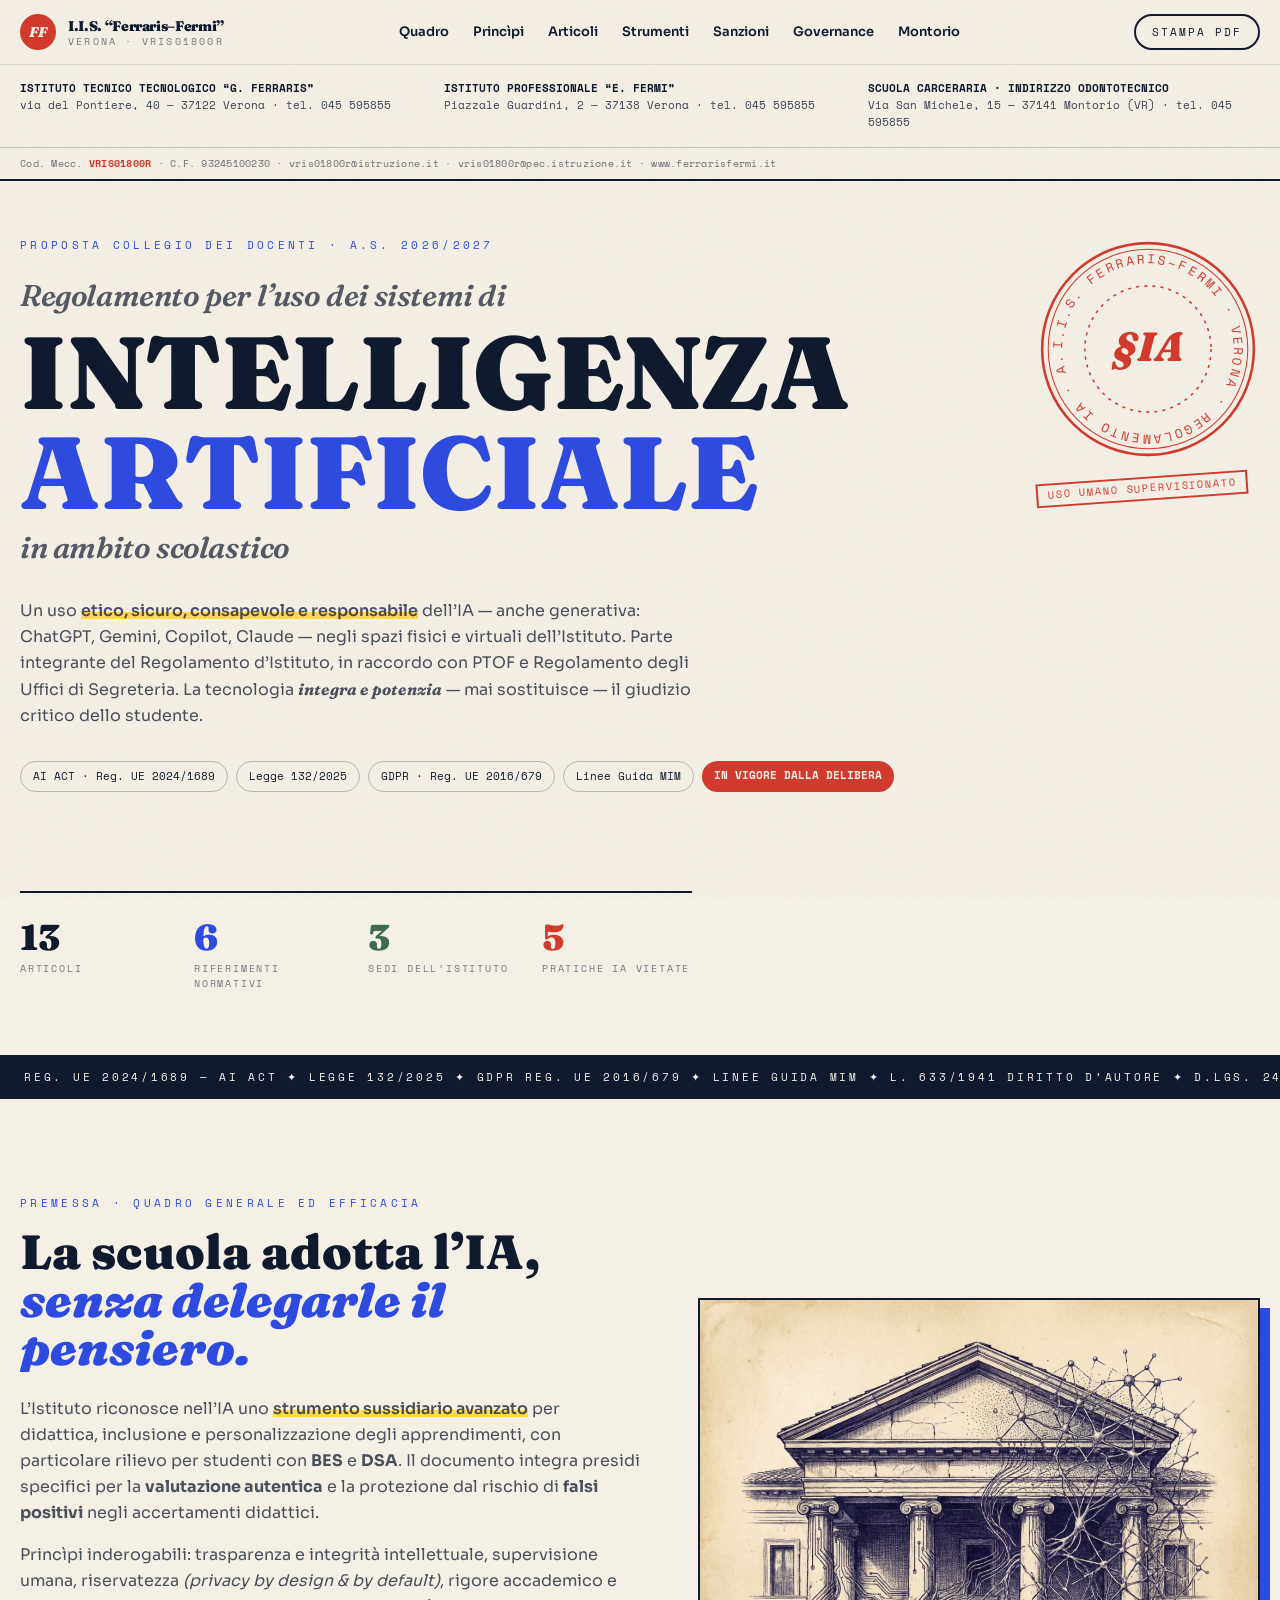
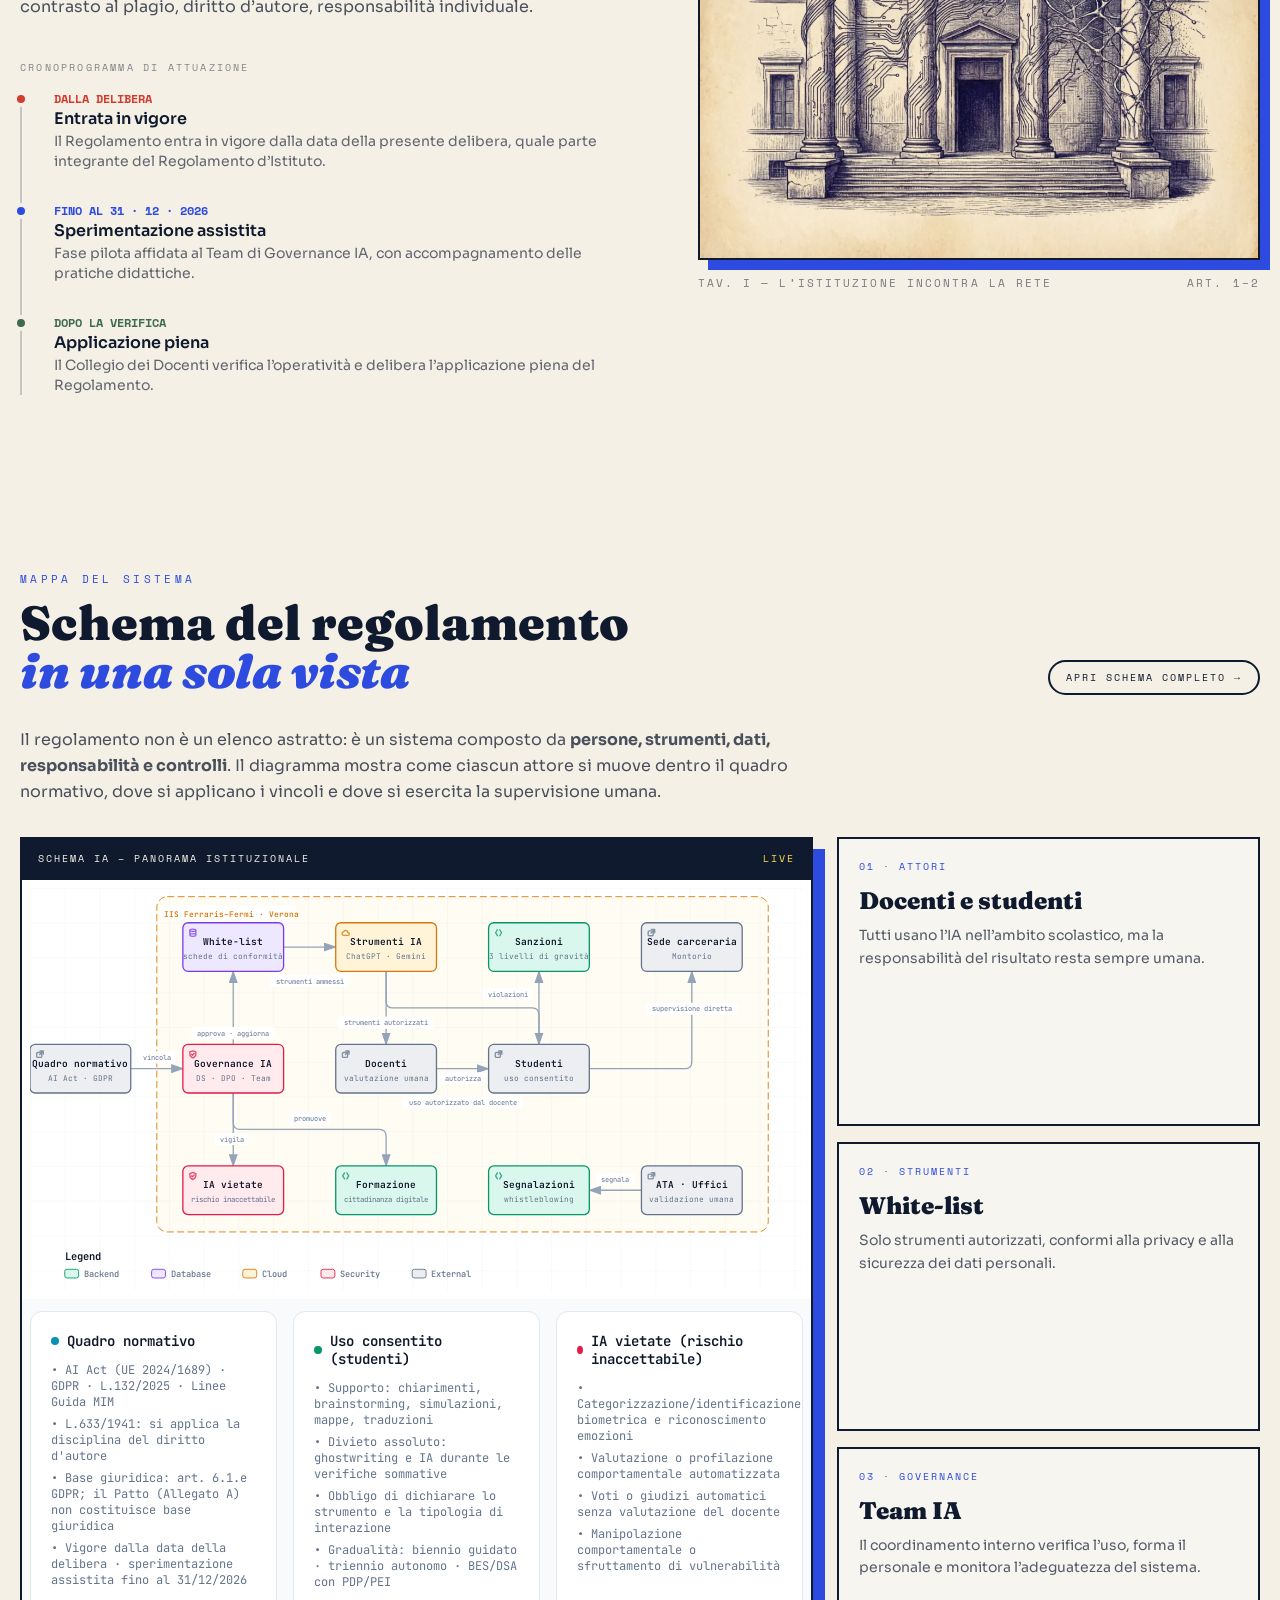
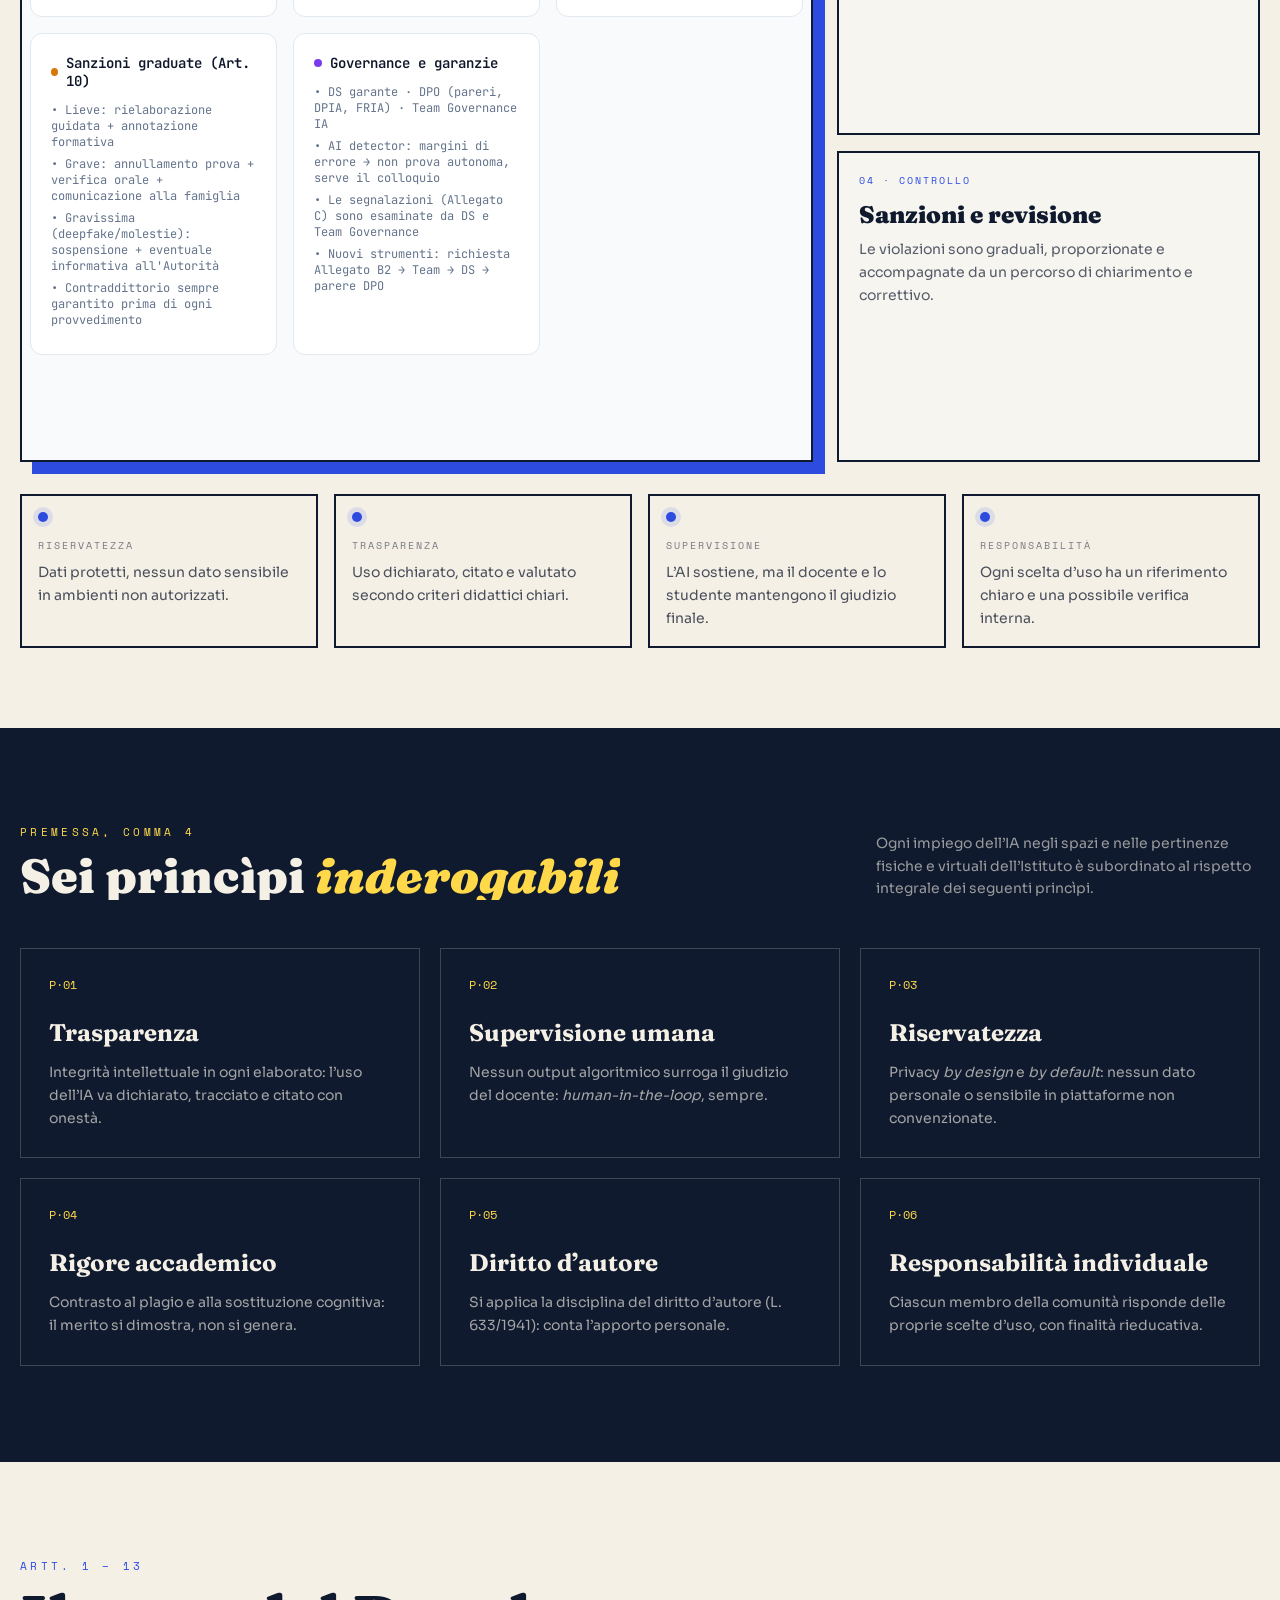
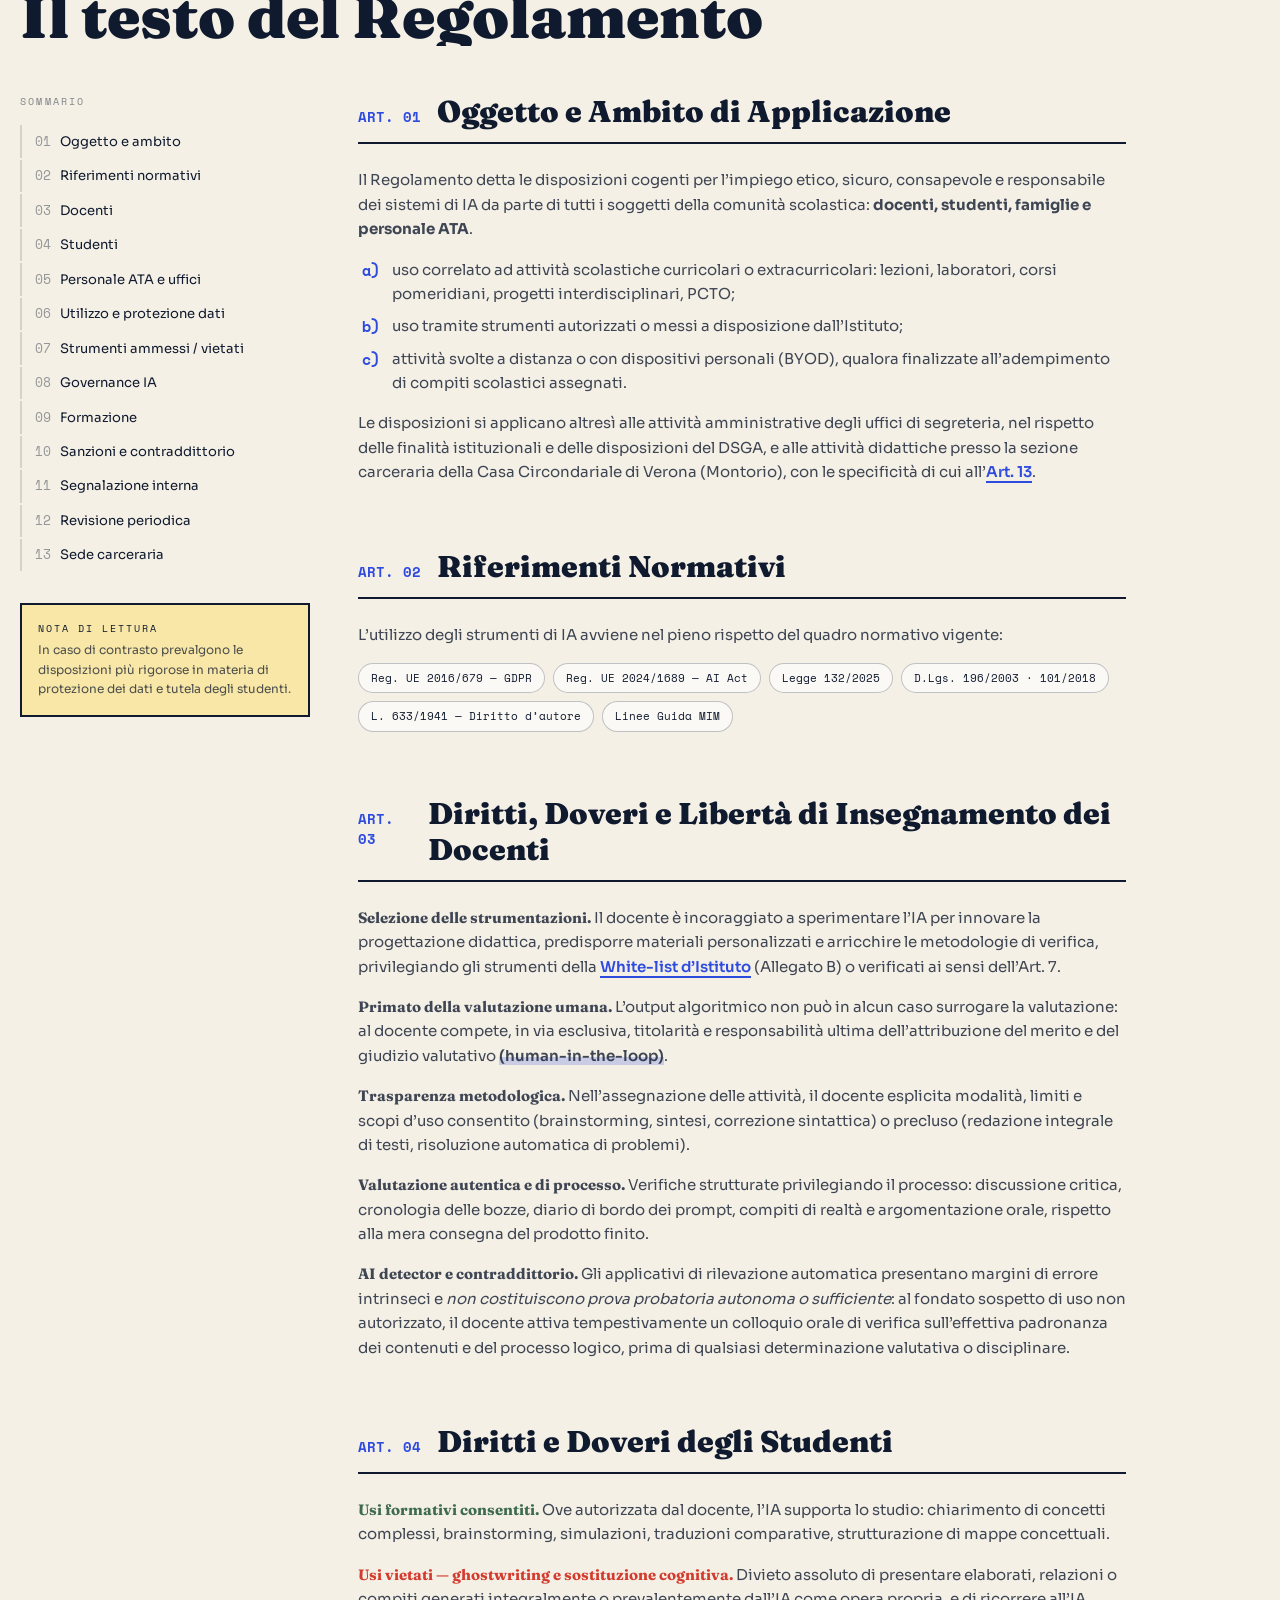
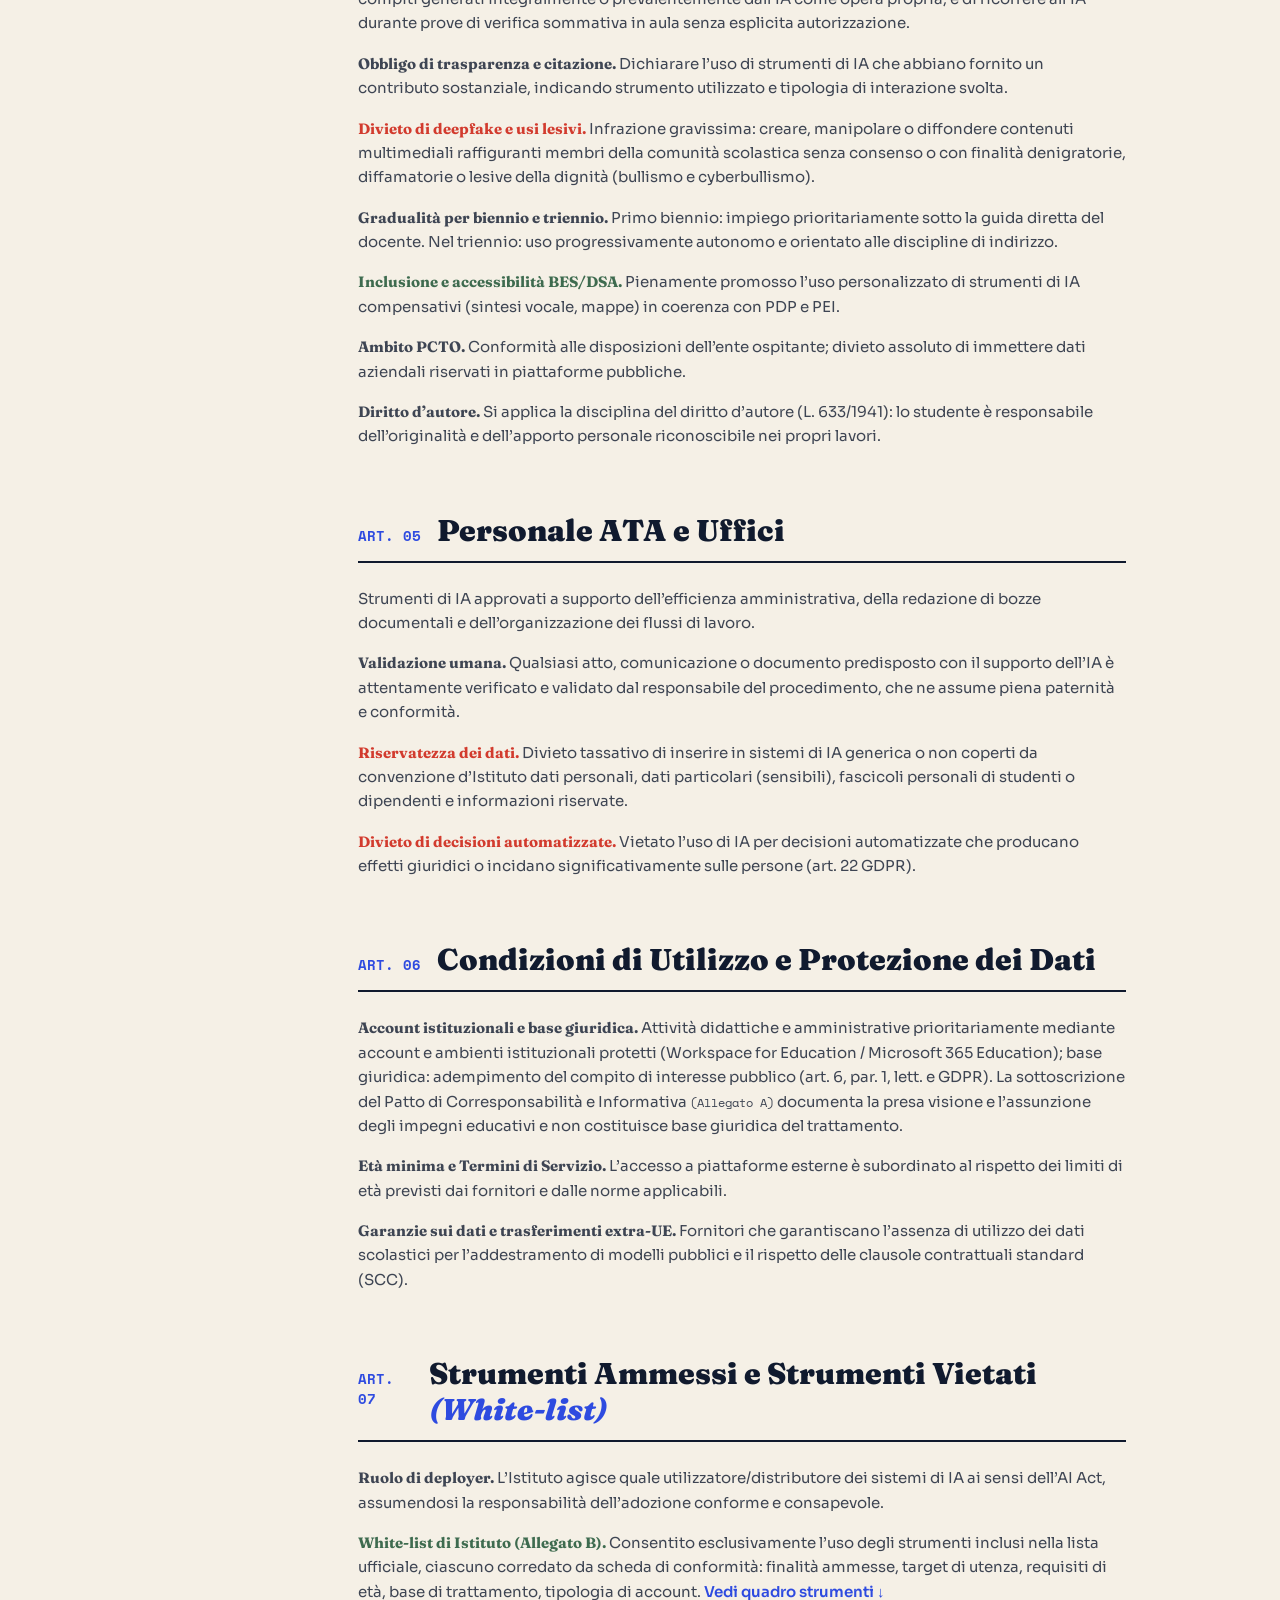
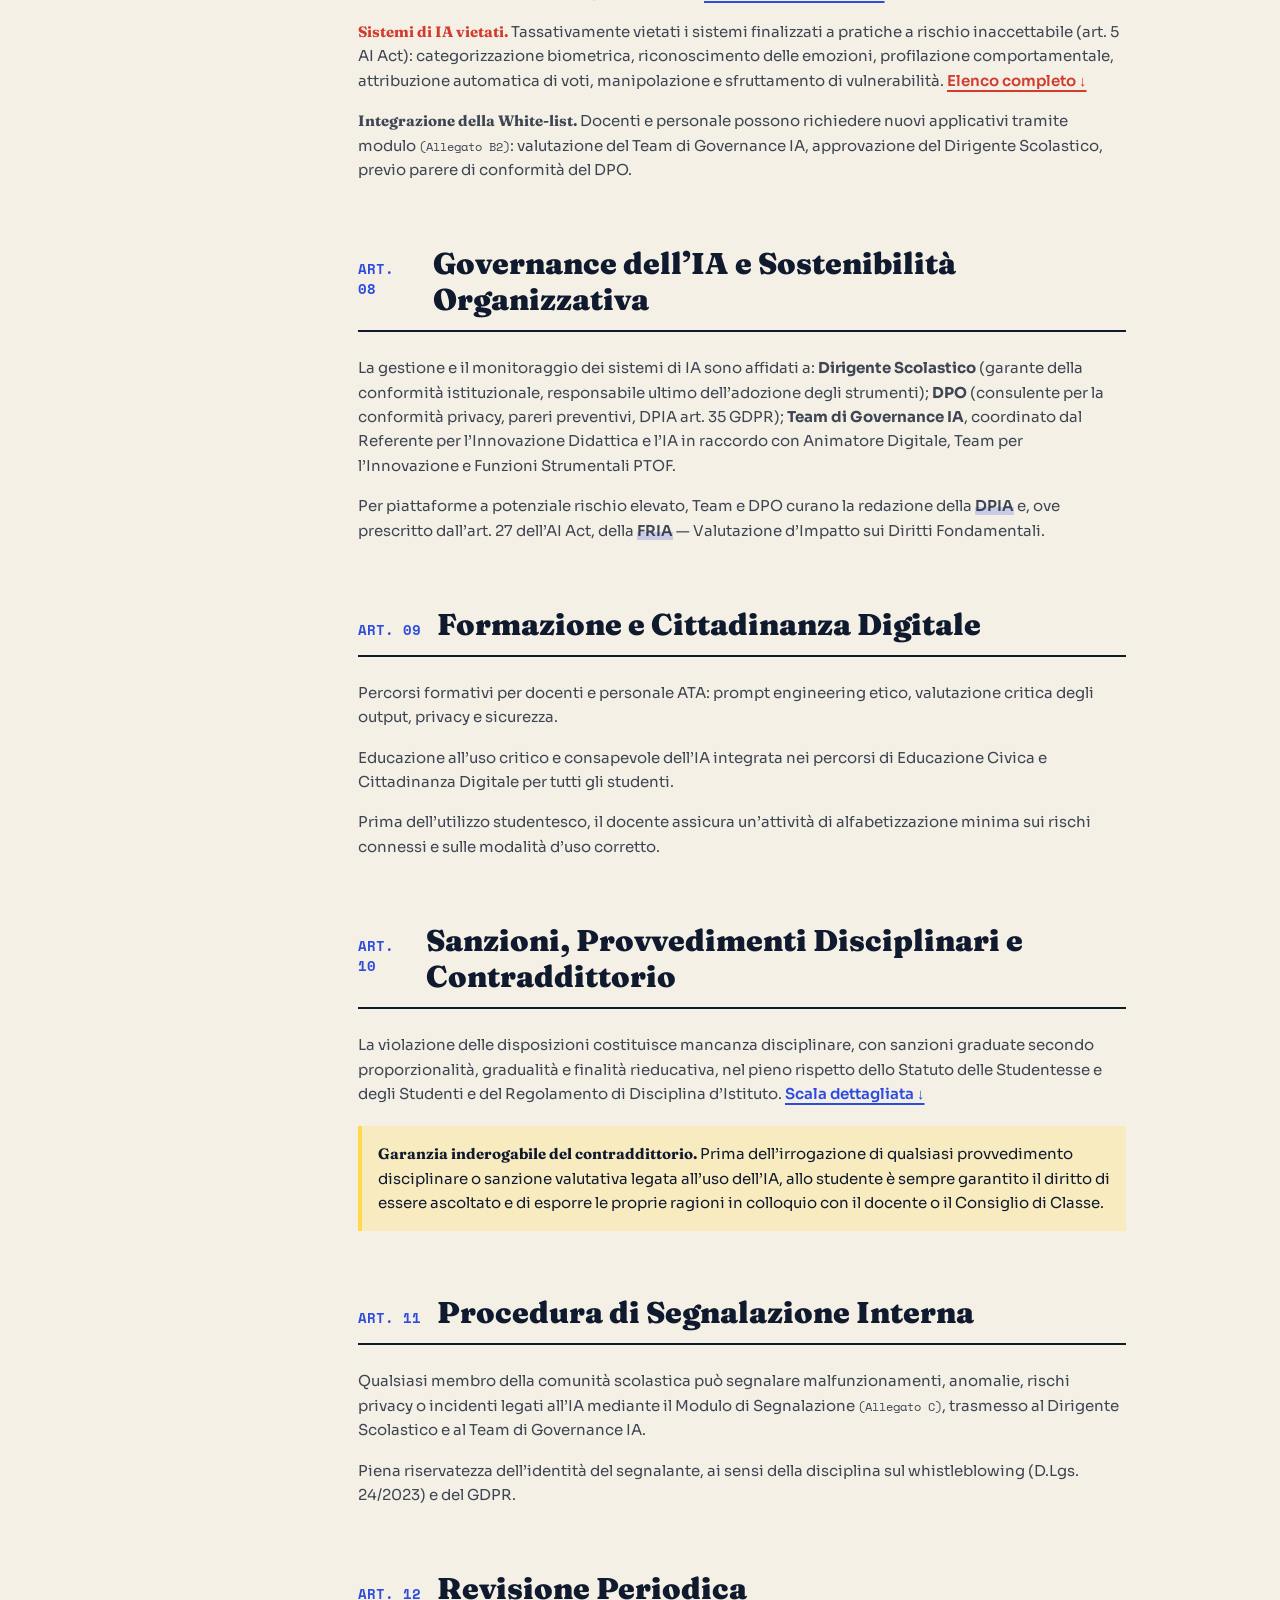
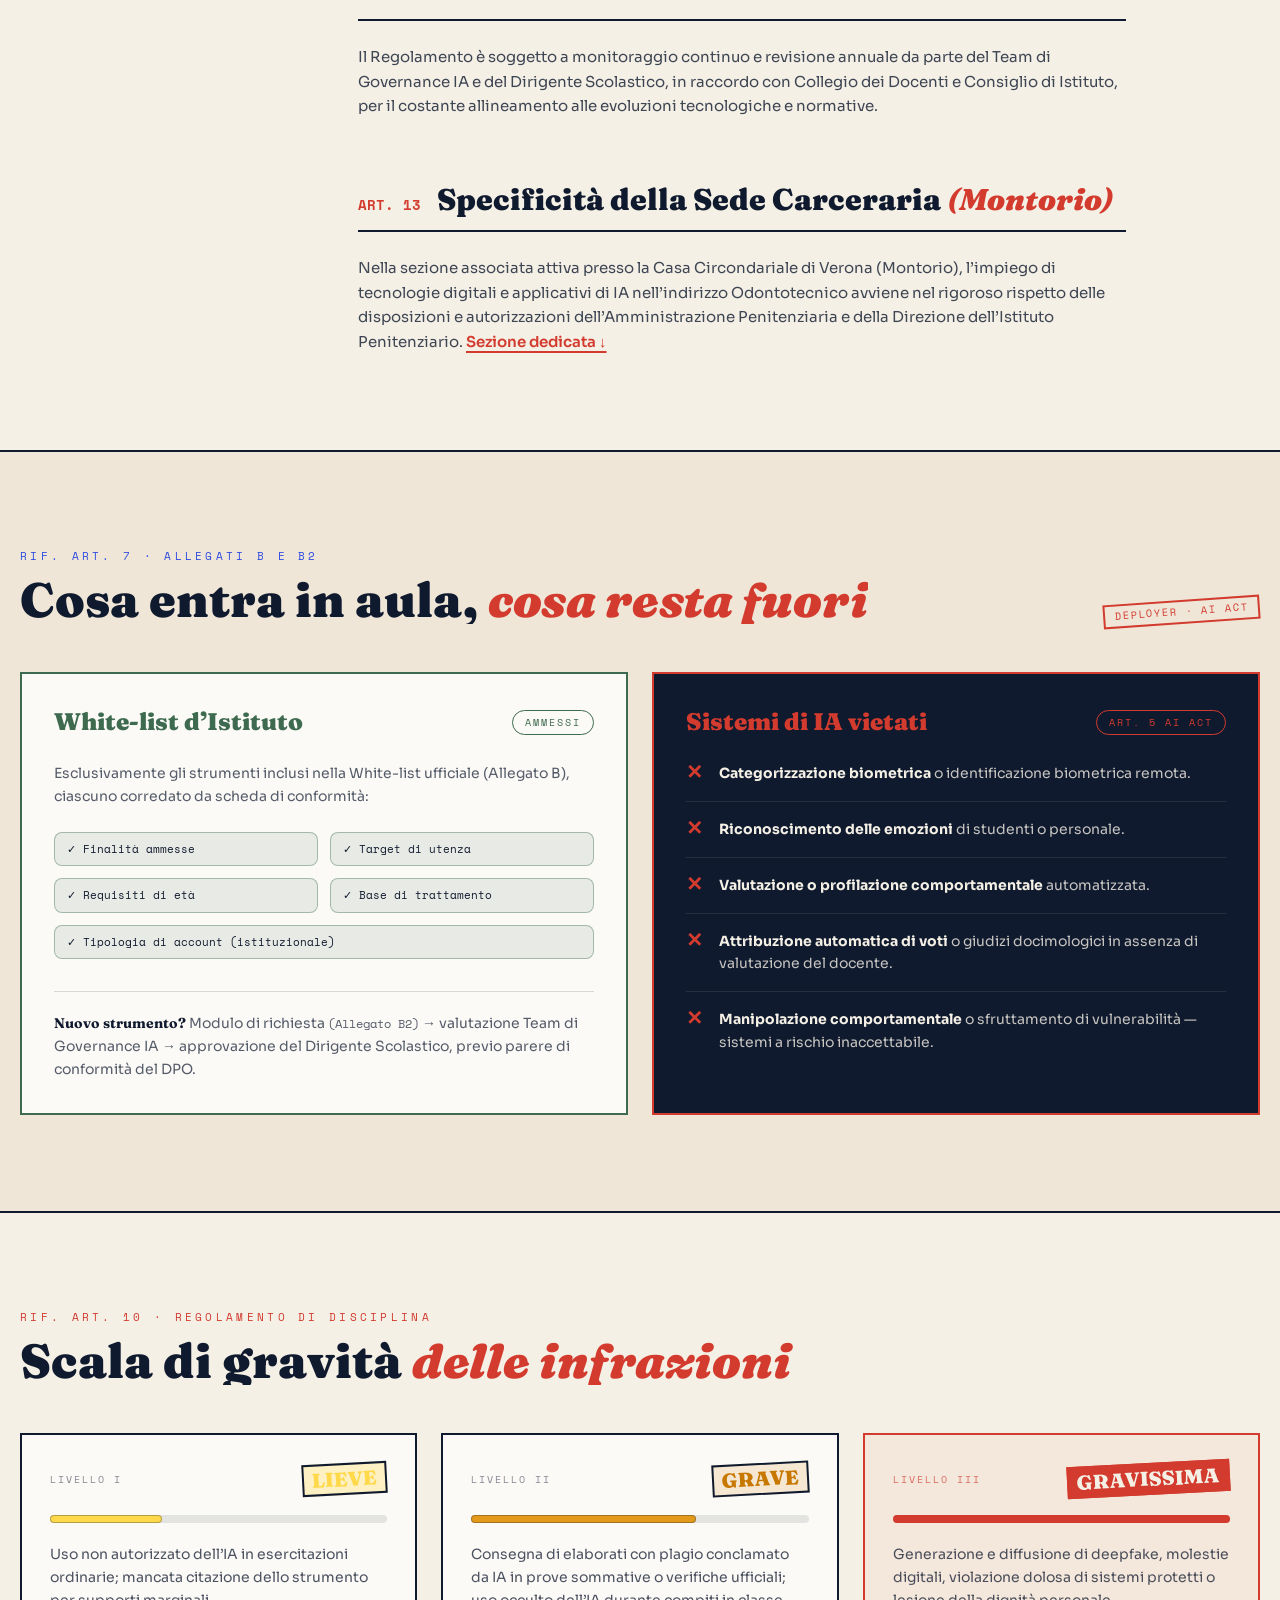
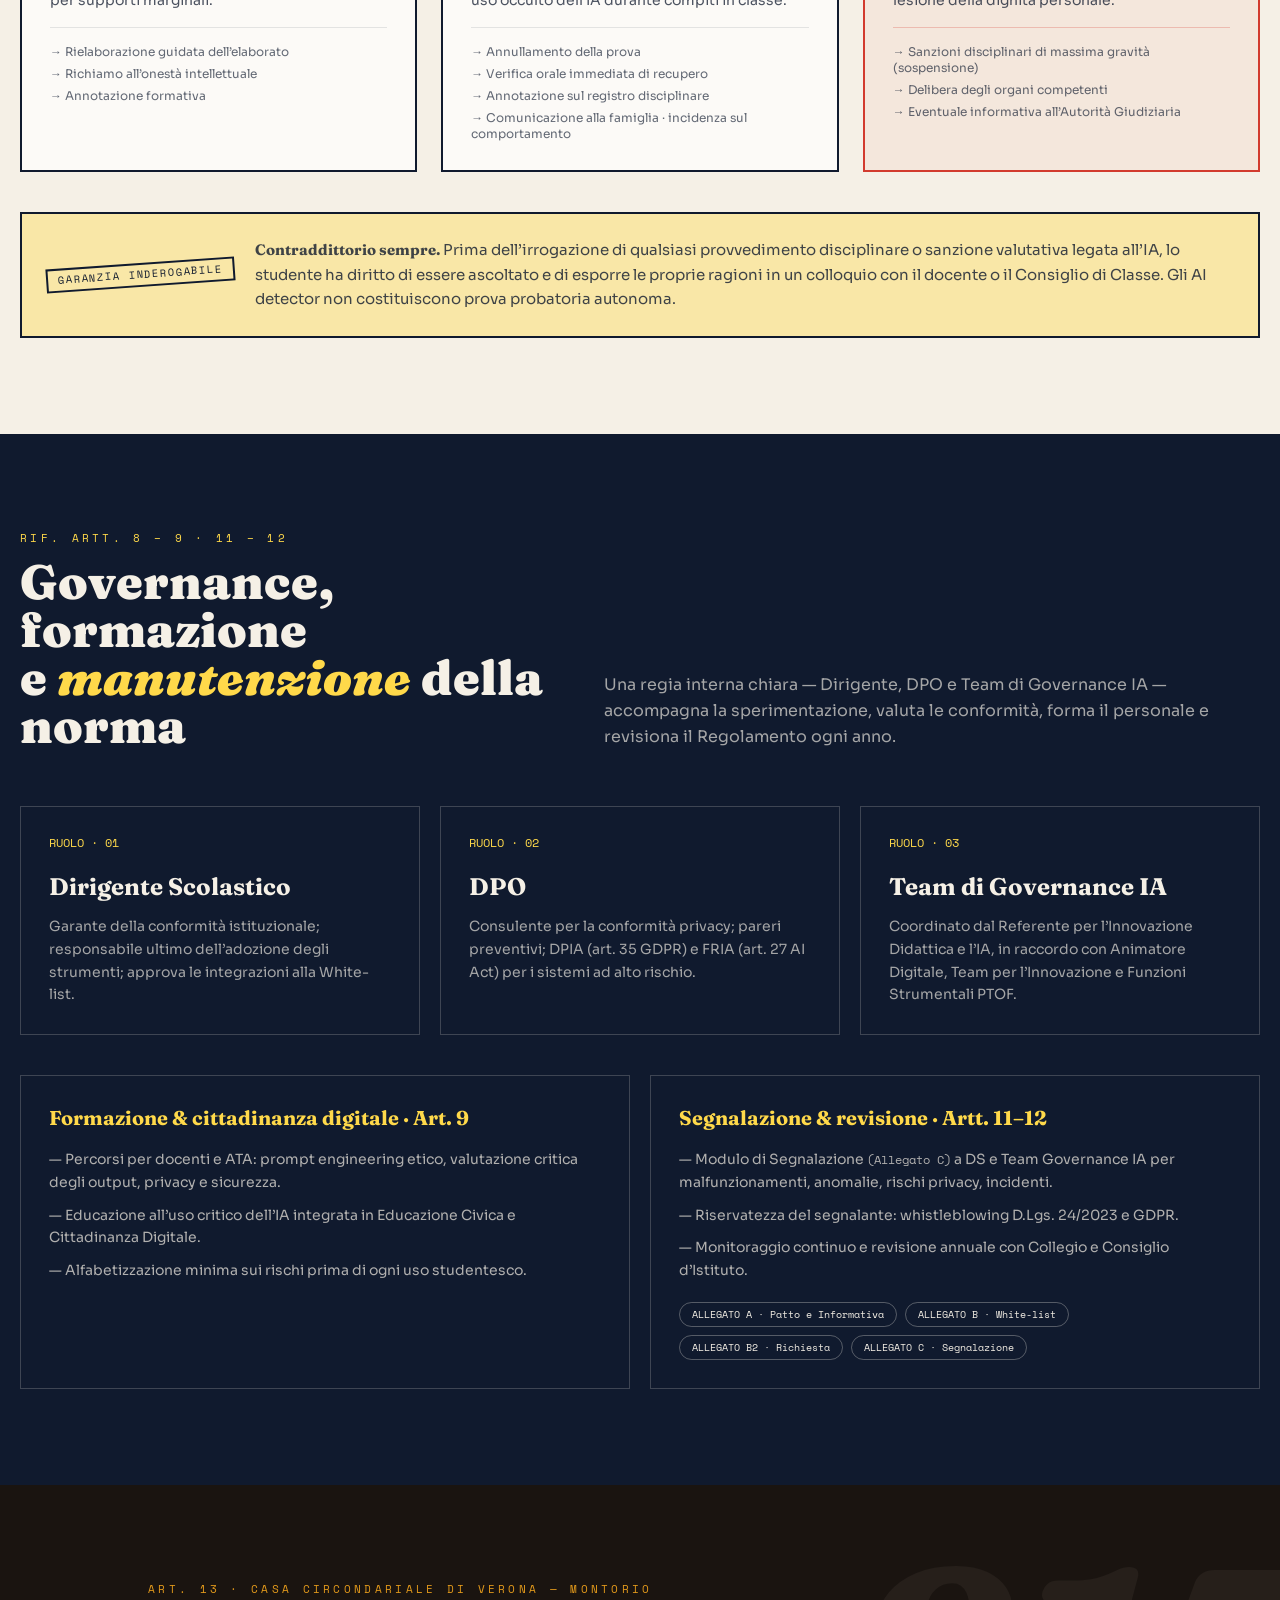
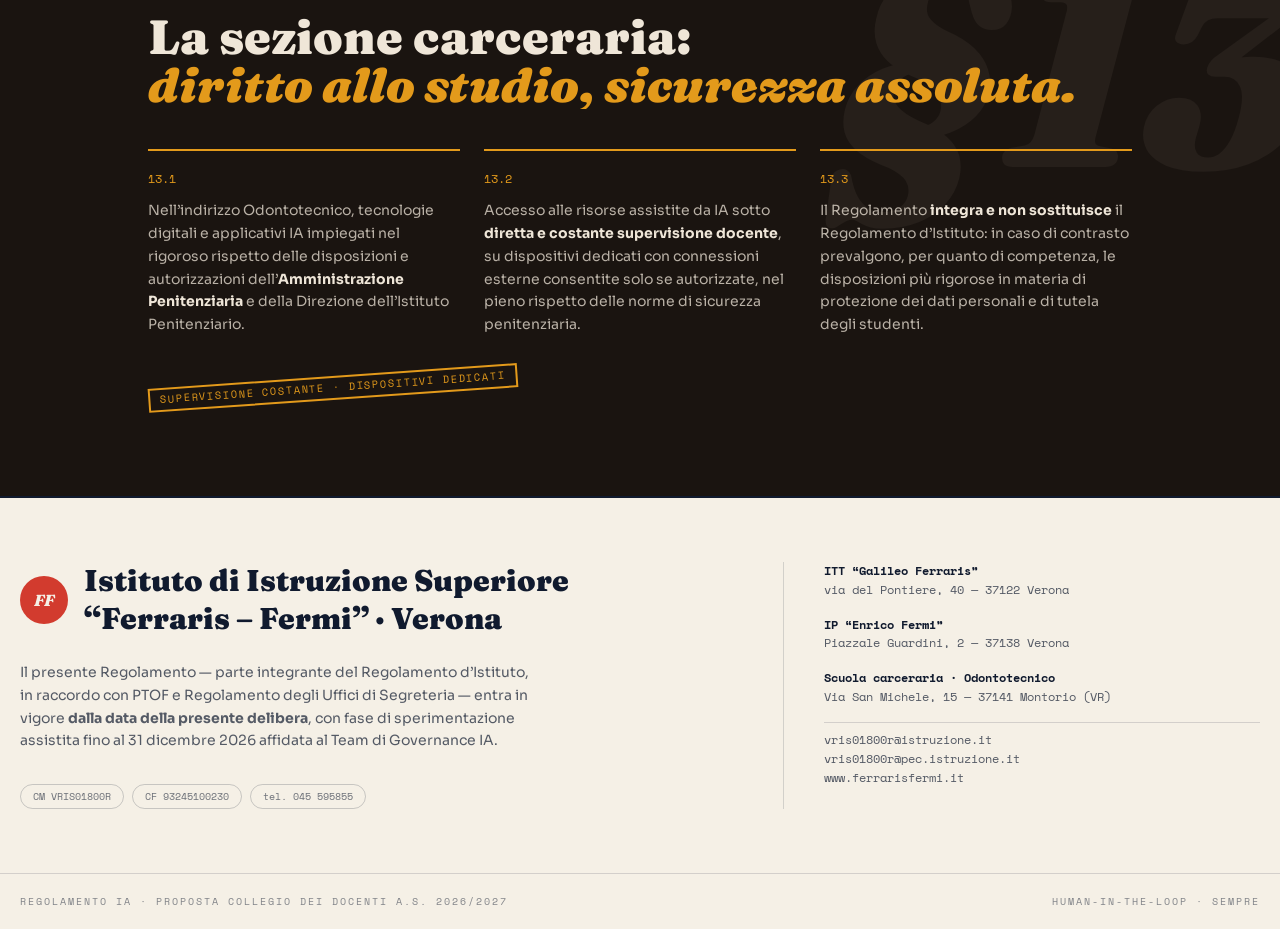
<file: regolamento ai landing page.html>
<!DOCTYPE html>
<html lang="it">
<head>
<meta charset="UTF-8">
<meta name="viewport" content="width=device-width, initial-scale=1.0">
<title>Regolamento IA — I.I.S. “Ferraris–Fermi” Verona</title>
<script src="assets/tailwindcss.js"></script>
<link rel="stylesheet" href="assets/fraunces.css">
<link rel="stylesheet" href="assets/sora.css">
<link rel="stylesheet" href="assets/space-mono.css">
<script>
tailwind.config = {
  theme: { extend: {
    fontFamily: {
      display: ['Fraunces','serif'],
      body: ['Sora','sans-serif'],
      mono: ['Space Mono','monospace']
    },
    colors: {
      paper: '#F5F0E6',
      ink:   '#101A2E',
      cobalt:'#2E4BE0',
      seal:  '#D23B2E',
      gold:  '#FFD94A',
      moss:  '#3E6B4F'
    }
  }}
}
</script>
<style>
  html{scroll-behavior:smooth;overflow-x:hidden}
  body{overflow-x:hidden}
  .grid > *{min-width:0}
  p{overflow-wrap:anywhere}
  body{background:#F5F0E6;color:#101A2E;font-family:'Sora',sans-serif}
  section[id],article[id]{scroll-margin-top:96px}
  ::selection{background:#FFD94A;color:#101A2E}

  .noise{position:fixed;inset:0;z-index:90;pointer-events:none;opacity:.055;mix-blend-mode:multiply;
    background-image:url("data:image/svg+xml,%3Csvg xmlns='http://www.w3.org/2000/svg' width='180' height='180'%3E%3Cfilter id='n'%3E%3CfeTurbulence type='fractalNoise' baseFrequency='0.85' numOctaves='2'/%3E%3C/filter%3E%3Crect width='100%25' height='100%25' filter='url(%23n)'/%3E%3C/svg%3E")}

  .reveal{opacity:0;transform:translateY(26px);transition:opacity .8s ease,transform .8s cubic-bezier(.22,1,.36,1);transition-delay:var(--d,0s)}
  .reveal.visible{opacity:1;transform:none}
  .mask{overflow:hidden}
  .mask .mask-inner{display:block;transform:translateY(112%);transition:transform .9s cubic-bezier(.22,1,.36,1);transition-delay:var(--d,0s)}
  .mask.visible .mask-inner{transform:translateY(0)}

  .hl{background:linear-gradient(transparent 58%,#FFD94A 58%,#FFD94A 92%,transparent 92%)}
  .hl-c{background:linear-gradient(transparent 58%,rgba(46,75,224,.22) 58%)}

  /* ── header & nav ── */
  #siteHeader{transition:box-shadow .3s,background .3s}
  #siteHeader.scrolled{box-shadow:0 10px 30px -18px rgba(16,26,46,.35);background:rgba(245,240,230,.94);backdrop-filter:blur(8px)}
  .top-link{position:relative;cursor:pointer}
  .top-link::after{content:'';position:absolute;left:0;bottom:-6px;height:2px;width:0;background:#2E4BE0;transition:width .3s}
  .top-link:hover::after{width:100%}
  .top-link.nav-active{color:#2E4BE0}
  .top-link.nav-active::after{width:100%}

  /* hamburger */
  #btnMenu .bar{display:block;width:22px;height:2px;background:#101A2E;margin:5px auto;transition:transform .3s,opacity .3s}
  #btnMenu.is-open .bar:nth-child(1){transform:translateY(7px) rotate(45deg)}
  #btnMenu.is-open .bar:nth-child(2){opacity:0}
  #btnMenu.is-open .bar:nth-child(3){transform:translateY(-7px) rotate(-45deg)}
  .mobile-link{cursor:pointer}
  .mobile-link.nav-active{color:#2E4BE0}

  .seal-rotate{animation:sealSpin 28s linear infinite;transform-origin:50% 50%}
  @keyframes sealSpin{to{transform:rotate(360deg)}}

  .kb-frame{overflow:hidden}
  .kb-frame img{animation:kenburns 20s ease-in-out infinite alternate;transform-origin:center}
  @keyframes kenburns{from{transform:scale(1) translate(0,0)}to{transform:scale(1.12) translate(2%,-2%)}}

  .ticker{overflow:hidden}
  .ticker-track{display:flex;width:max-content;animation:tickerMove 32s linear infinite}
  .ticker:hover .ticker-track{animation-play-state:paused}
  @keyframes tickerMove{from{transform:translateX(0)}to{transform:translateX(-50%)}}

  .toc-link{position:relative;display:flex;gap:.6rem;align-items:baseline;padding:.4rem .8rem;border-left:2px solid rgba(16,26,46,.14);transition:border-color .25s,background .25s,color .25s;font-size:.82rem}
  .toc-link:hover{border-color:rgba(16,26,46,.45)}
  .toc-link .toc-num{font-family:'Space Mono',monospace;color:rgba(16,26,46,.42);transition:color .25s}
  .toc-link.active{border-color:#2E4BE0;background:rgba(46,75,224,.07);color:#101A2E;font-weight:600}
  .toc-link.active .toc-num{color:#2E4BE0}
  .toc-chip{white-space:nowrap;border:1px solid rgba(16,26,46,.2);border-radius:9999px;padding:.4rem .9rem;font-size:.75rem;font-family:'Space Mono',monospace;transition:all .25s}
  .toc-chip.active{background:#101A2E;color:#F5F0E6;border-color:#101A2E}

  .stamp{display:inline-block;border:2px solid currentColor;padding:.15rem .6rem;font-family:'Space Mono',monospace;text-transform:uppercase;letter-spacing:.18em;font-size:.65rem;transform:rotate(-4deg)}

  .card-lift{transition:transform .35s cubic-bezier(.22,1,.36,1),box-shadow .35s,border-color .35s}
  .card-lift:hover{transform:translateY(-5px);box-shadow:0 22px 40px -24px rgba(16,26,46,.35)}

  .tab-btn{transition:all .25s}
  .tab-active{background:#101A2E !important;color:#F5F0E6 !important;border-color:#101A2E !important}

  .schema-card{position:relative;overflow:hidden;transition:transform .28s cubic-bezier(.22,1,.36,1),box-shadow .28s ease,border-color .28s ease,background .28s ease}
  .schema-card::before{content:"";position:absolute;inset:0;background:linear-gradient(135deg,rgba(46,75,224,.08),transparent 55%,rgba(210,59,46,.08));transform:translateX(-110%);transition:transform .45s cubic-bezier(.22,1,.36,1)}
  .schema-card:hover{transform:translateY(-6px);box-shadow:0 18px 28px -18px rgba(16,26,46,.35);border-color:rgba(16,26,46,.35)}
  .schema-card:hover::before{transform:translateX(0)}
  .schema-node{position:relative;overflow:hidden;transition:all .28s cubic-bezier(.22,1,.36,1);border:1.5px solid rgba(16,26,46,.12)}
  .schema-node:hover{transform:translateY(-4px);border-color:rgba(46,75,224,.5);box-shadow:0 16px 26px -18px rgba(46,75,224,.45)}
  .schema-node .node-dot{width:10px;height:10px;border-radius:9999px;background:#2E4BE0;box-shadow:0 0 0 5px rgba(46,75,224,.12)}

  @media (prefers-reduced-motion: reduce){
    html{scroll-behavior:auto}
    *,*::before,*::after{animation-duration:.001s !important;animation-iteration-count:1 !important;transition-duration:.001s !important}
    .reveal,.mask .mask-inner{opacity:1 !important;transform:none !important}
  }
  @media print{
    .no-print,.noise{display:none !important}
    .reveal,.mask .mask-inner{opacity:1 !important;transform:none !important}
    body{background:#fff}
  }
</style>
</head>
<body class="antialiased">

<div class="noise" aria-hidden="true"></div>
<div id="progressBar" class="no-print pointer-events-none fixed top-0 left-0 h-[3px] bg-seal z-[95] w-0"></div>

<!-- ══════════ HEADER ══════════ -->
<header id="siteHeader" class="no-print fixed top-0 inset-x-0 z-[80] bg-paper/90 border-b border-ink/10">
  <div class="max-w-7xl mx-auto px-5 h-16 flex items-center justify-between gap-4">
    <a href="#top" class="flex items-center gap-3 shrink-0">
      <span class="w-9 h-9 rounded-full bg-seal text-paper font-display font-black italic grid place-items-center text-sm">FF</span>
      <span class="leading-tight">
        <span class="block font-display font-black text-sm tracking-tight">I.I.S. “Ferraris–Fermi”</span>
        <span class="block font-mono text-[10px] uppercase tracking-[.22em] text-ink/55">Verona · VRIS01800R</span>
      </span>
    </a>

    <!-- nav desktop -->
    <nav class="hidden lg:flex items-center gap-6 text-[13px] font-semibold">
      <a href="#quadro"     data-sec="quadro"     class="top-link">Quadro</a>
      <a href="#principi"   data-sec="principi"   class="top-link">Princìpi</a>
      <a href="#articoli"   data-sec="articoli"   class="top-link">Articoli</a>
      <a href="#strumenti"  data-sec="strumenti"  class="top-link">Strumenti</a>
      <a href="#sanzioni"   data-sec="sanzioni"   class="top-link">Sanzioni</a>
      <a href="#governance" data-sec="governance" class="top-link">Governance</a>
      <a href="#montorio"   data-sec="montorio"   class="top-link">Montorio</a>
    </nav>

    <div class="flex items-center gap-3 shrink-0">
      <button id="btnStampa" class="hidden sm:inline-flex font-mono text-[11px] uppercase tracking-[.18em] border-2 border-ink rounded-full px-4 py-2 hover:bg-ink hover:text-paper transition-colors">Stampa PDF</button>
      <!-- hamburger (mobile/tablet) -->
      <button id="btnMenu" class="lg:hidden w-11 h-11 grid place-items-center border-2 border-ink rounded-full hover:bg-ink group transition-colors" aria-label="Apri il menu di navigazione" aria-expanded="false" aria-controls="mobileMenu">
        <span class="group-hover:bg-paper" style="display:contents">
          <span class="bar"></span><span class="bar"></span><span class="bar"></span>
        </span>
      </button>
    </div>
  </div>

  <!-- pannello menu mobile -->
  <div id="mobileMenu" class="lg:hidden overflow-hidden" style="max-height:0;transition:max-height .5s cubic-bezier(.22,1,.36,1)">
    <nav class="px-5 pt-2 pb-5 bg-paper border-t border-ink/10">
      <a href="#quadro"     data-sec="quadro"     class="mobile-link flex items-center justify-between py-3.5 border-b border-ink/10 font-semibold hover:text-cobalt transition-colors">Quadro generale <span class="font-mono text-[10px] text-ink/40">01</span></a>
      <a href="#principi"   data-sec="principi"   class="mobile-link flex items-center justify-between py-3.5 border-b border-ink/10 font-semibold hover:text-cobalt transition-colors">Princìpi inderogabili <span class="font-mono text-[10px] text-ink/40">02</span></a>
      <a href="#articoli"   data-sec="articoli"   class="mobile-link flex items-center justify-between py-3.5 border-b border-ink/10 font-semibold hover:text-cobalt transition-colors">Testo del Regolamento <span class="font-mono text-[10px] text-ink/40">03</span></a>
      <a href="#strumenti"  data-sec="strumenti"  class="mobile-link flex items-center justify-between py-3.5 border-b border-ink/10 font-semibold hover:text-cobalt transition-colors">Strumenti ammessi e vietati <span class="font-mono text-[10px] text-ink/40">04</span></a>
      <a href="#sanzioni"   data-sec="sanzioni"   class="mobile-link flex items-center justify-between py-3.5 border-b border-ink/10 font-semibold hover:text-cobalt transition-colors">Sanzioni e contraddittorio <span class="font-mono text-[10px] text-ink/40">05</span></a>
      <a href="#governance" data-sec="governance" class="mobile-link flex items-center justify-between py-3.5 border-b border-ink/10 font-semibold hover:text-cobalt transition-colors">Governance e formazione <span class="font-mono text-[10px] text-ink/40">06</span></a>
      <a href="#montorio"   data-sec="montorio"   class="mobile-link flex items-center justify-between py-3.5 border-b border-ink/10 font-semibold hover:text-cobalt transition-colors">Sede carceraria di Montorio <span class="font-mono text-[10px] text-ink/40">07</span></a>
      <button id="btnStampaMobile" class="mt-5 w-full font-mono text-[11px] uppercase tracking-[.18em] border-2 border-ink rounded-full px-4 py-3 hover:bg-ink hover:text-paper transition-colors">Stampa PDF</button>
    </nav>
  </div>
</header>

<!-- ══════════ INTESTAZIONE / HERO ══════════ -->
<section id="top" class="pt-16">
  <!-- Letterhead -->
  <div class="border-b-2 border-ink bg-paper">
    <div class="max-w-7xl mx-auto px-5 py-4 grid md:grid-cols-3 gap-x-8 gap-y-2 font-mono text-[10.5px] leading-relaxed text-ink/80">
      <p><span class="font-bold text-ink">ISTITUTO TECNICO TECNOLOGICO “G. FERRARIS”</span><br>via del Pontiere, 40 — 37122 Verona · tel. 045 595855</p>
      <p><span class="font-bold text-ink">ISTITUTO PROFESSIONALE “E. FERMI”</span><br>Piazzale Guardini, 2 — 37138 Verona · tel. 045 595855</p>
      <p><span class="font-bold text-ink">SCUOLA CARCERARIA · INDIRIZZO ODONTOTECNICO</span><br>Via San Michele, 15 — 37141 Montorio (VR) · tel. 045 595855</p>
    </div>
    <div class="border-t border-ink/20">
      <p class="max-w-7xl mx-auto px-5 py-2 font-mono text-[10px] tracking-wide text-ink/60">Cod. Mecc. <span class="text-seal font-bold">VRIS01800R</span> · C.F. 93245100230 · vris01800r@istruzione.it · vris01800r@pec.istruzione.it · www.ferrarisfermi.it</p>
    </div>
  </div>

  <div class="max-w-7xl mx-auto px-5 pt-14 pb-16 relative">
    <div class="grid lg:grid-cols-[1fr_auto] gap-10 items-start">
      <div>
        <p class="reveal font-mono text-[11px] uppercase tracking-[.3em] text-cobalt mb-6">Proposta Collegio dei Docenti · a.s. 2026/2027</p>
        <h1 class="font-display font-black leading-[0.98] tracking-tight">
          <span class="mask block text-2xl md:text-3xl font-semibold italic text-ink/70"><span class="mask-inner">Regolamento per l’uso dei sistemi di</span></span>
          <span class="mask block text-[13.5vw] lg:text-[6.4rem] mt-2 text-ink"><span class="mask-inner" data-scramble data-text="INTELLIGENZA">INTELLIGENZA</span></span>
          <span class="mask block text-[13.5vw] lg:text-[6.4rem] text-cobalt"><span class="mask-inner" data-scramble data-text="ARTIFICIALE">ARTIFICIALE</span></span>
          <span class="mask block text-2xl md:text-3xl font-semibold italic text-ink/70 mt-2"><span class="mask-inner">in ambito scolastico</span></span>
        </h1>
        <p class="reveal mt-8 max-w-2xl text-ink/75 leading-relaxed" style="--d:.15s">
          Un uso <span class="hl font-semibold">etico, sicuro, consapevole e responsabile</span> dell’IA — anche generativa: ChatGPT, Gemini, Copilot, Claude — negli spazi fisici e virtuali dell’Istituto. Parte integrante del Regolamento d’Istituto, in raccordo con PTOF e Regolamento degli Uffici di Segreteria. La tecnologia <em class="font-display font-bold">integra e potenzia</em> — mai sostituisce — il giudizio critico dello studente.
        </p>
        <div class="reveal mt-8 flex flex-wrap gap-2 font-mono text-[11px]" style="--d:.25s">
          <span class="border border-ink/25 rounded-full px-3 py-1.5 hover:border-cobalt hover:text-cobalt transition-colors">AI ACT · Reg. UE 2024/1689</span>
          <span class="border border-ink/25 rounded-full px-3 py-1.5 hover:border-cobalt hover:text-cobalt transition-colors">Legge 132/2025</span>
          <span class="border border-ink/25 rounded-full px-3 py-1.5 hover:border-cobalt hover:text-cobalt transition-colors">GDPR · Reg. UE 2016/679</span>
          <span class="border border-ink/25 rounded-full px-3 py-1.5 hover:border-cobalt hover:text-cobalt transition-colors">Linee Guida MIM</span>
          <span class="bg-seal text-paper rounded-full px-3 py-1.5 font-bold">IN VIGORE DALLA DELIBERA</span>
        </div>
        <a href="attivita/index.html" class="reveal mt-6 inline-flex items-center gap-2 rounded-full border-2 border-ink bg-ink px-4 py-2 font-mono text-[10px] uppercase tracking-[.2em] text-paper transition hover:bg-cobalt hover:border-cobalt" style="--d:.3s">Vai alla lezione interattiva <span aria-hidden="true">→</span></a>
        <div class="reveal mt-10 grid grid-cols-2 sm:grid-cols-4 gap-6 max-w-2xl border-t-2 border-ink pt-6" style="--d:.35s">
          <div><p class="font-display text-4xl font-black text-ink"><span data-count="13">0</span></p><p class="font-mono text-[10px] uppercase tracking-[.18em] text-ink/55 mt-1">Articoli</p></div>
          <div><p class="font-display text-4xl font-black text-cobalt"><span data-count="6">0</span></p><p class="font-mono text-[10px] uppercase tracking-[.18em] text-ink/55 mt-1">Riferimenti normativi</p></div>
          <div><p class="font-display text-4xl font-black text-moss"><span data-count="3">0</span></p><p class="font-mono text-[10px] uppercase tracking-[.18em] text-ink/55 mt-1">Sedi dell’Istituto</p></div>
          <div><p class="font-display text-4xl font-black text-seal"><span data-count="5">0</span></p><p class="font-mono text-[10px] uppercase tracking-[.18em] text-ink/55 mt-1">Pratiche IA vietate</p></div>
        </div>
      </div>

      <!-- Sigillo -->
      <div class="reveal hidden md:block relative" style="--d:.2s">
        <svg viewBox="0 0 220 220" class="w-56 h-56 text-seal">
          <g class="seal-rotate">
            <circle cx="110" cy="110" r="104" fill="none" stroke="currentColor" stroke-width="2.5"/>
            <circle cx="110" cy="110" r="98" fill="none" stroke="currentColor" stroke-width="1"/>
            <defs><path id="circPath" d="M110,110 m-84,0 a84,84 0 1,1 168,0 a84,84 0 1,1 -168,0"/></defs>
            <text font-family="Space Mono, monospace" font-size="12.5" letter-spacing="2.2" fill="currentColor">
              <textPath href="#circPath">I.I.S. FERRARIS–FERMI · VERONA · REGOLAMENTO IA · A.S. 2026/2027 ·&#160;</textPath>
            </text>
          </g>
          <circle cx="110" cy="110" r="62" fill="none" stroke="currentColor" stroke-width="1.5" stroke-dasharray="3 5"/>
          <text x="110" y="122" text-anchor="middle" font-family="Fraunces, serif" font-style="italic" font-weight="900" font-size="40" fill="currentColor">§IA</text>
        </svg>
        <p class="stamp text-seal mt-4">Uso umano supervisionato</p>
      </div>
    </div>
  </div>
</section>

<!-- ══════════ TICKER ══════════ -->
<div class="ticker border-y-2 border-ink bg-ink text-paper py-3 no-print" aria-hidden="true">
  <div class="ticker-track font-mono text-[11px] uppercase tracking-[.25em]">
    <span class="px-6">Reg. UE 2024/1689 — AI Act ✦ Legge 132/2025 ✦ GDPR Reg. UE 2016/679 ✦ Linee Guida MIM ✦ L. 633/1941 Diritto d’autore ✦ D.Lgs. 24/2023 Whistleblowing ✦ Statuto delle Studentesse e degli Studenti ✦</span>
    <span class="px-6">Reg. UE 2024/1689 — AI Act ✦ Legge 132/2025 ✦ GDPR Reg. UE 2016/679 ✦ Linee Guida MIM ✦ L. 633/1941 Diritto d’autore ✦ D.Lgs. 24/2023 Whistleblowing ✦ Statuto delle Studentesse e degli Studenti ✦</span>
  </div>
</div>

<!-- ══════════ QUADRO GENERALE ══════════ -->
<section id="quadro" class="max-w-7xl mx-auto px-5 py-24 grid lg:grid-cols-[1.05fr_.95fr] gap-14 items-center">
  <div>
    <p class="reveal font-mono text-[11px] uppercase tracking-[.3em] text-cobalt mb-4">Premessa · Quadro generale ed efficacia</p>
    <h2 class="mask font-display text-4xl md:text-5xl font-black leading-tight"><span class="mask-inner">La scuola adotta l’IA,<br><span class="italic text-cobalt">senza delegarle il pensiero.</span></span></h2>
    <div class="reveal mt-6 space-y-4 text-ink/75 leading-relaxed" style="--d:.1s">
      <p>L’Istituto riconosce nell’IA uno <span class="hl font-semibold">strumento sussidiario avanzato</span> per didattica, inclusione e personalizzazione degli apprendimenti, con particolare rilievo per studenti con <strong>BES</strong> e <strong>DSA</strong>. Il documento integra presidi specifici per la <strong>valutazione autentica</strong> e la protezione dal rischio di <strong>falsi positivi</strong> negli accertamenti didattici.</p>
      <p>Princìpi inderogabili: trasparenza e integrità intellettuale, supervisione umana, riservatezza <em>(privacy by design &amp; by default)</em>, rigore accademico e contrasto al plagio, diritto d’autore, responsabilità individuale.</p>
    </div>
    <!-- Timeline -->
    <div class="reveal mt-10" style="--d:.2s">
      <p class="font-mono text-[10px] uppercase tracking-[.22em] text-ink/50 mb-4">Cronoprogramma di attuazione</p>
      <ol class="relative border-l-2 border-ink/20 space-y-8 pl-8">
        <li class="relative">
          <span class="absolute -left-[41px] w-4 h-4 rounded-full bg-seal border-4 border-paper"></span>
          <p class="font-mono text-xs font-bold text-seal">DALLA DELIBERA</p>
          <p class="font-semibold">Entrata in vigore</p>
          <p class="text-sm text-ink/65">Il Regolamento entra in vigore dalla data della presente delibera, quale parte integrante del Regolamento d’Istituto.</p>
        </li>
        <li class="relative">
          <span class="absolute -left-[41px] w-4 h-4 rounded-full bg-cobalt border-4 border-paper"></span>
          <p class="font-mono text-xs font-bold text-cobalt">FINO AL 31 · 12 · 2026</p>
          <p class="font-semibold">Sperimentazione assistita</p>
          <p class="text-sm text-ink/65">Fase pilota affidata al Team di Governance IA, con accompagnamento delle pratiche didattiche.</p>
        </li>
        <li class="relative">
          <span class="absolute -left-[41px] w-4 h-4 rounded-full bg-moss border-4 border-paper"></span>
          <p class="font-mono text-xs font-bold text-moss">DOPO LA VERIFICA</p>
          <p class="font-semibold">Applicazione piena</p>
          <p class="text-sm text-ink/65">Il Collegio dei Docenti verifica l’operatività e delibera l’applicazione piena del Regolamento.</p>
        </li>
      </ol>
    </div>
  </div>
  <figure class="reveal" style="--d:.15s">
    <div class="kb-frame border-2 border-ink shadow-[10px_10px_0_0_#2E4BE0] bg-paper">
      <img src="images/hero-incisione.webp" width="1024" height="1024" alt="Incisione: l’edificio scolastico classico che si intreccia a una rete neurale" class="w-full h-auto block">
    </div>
    <figcaption class="mt-4 font-mono text-[10.5px] uppercase tracking-[.2em] text-ink/55 flex justify-between">
      <span>Tav. I — L’istituzione incontra la rete</span><span>art. 1–2</span>
    </figcaption>
  </figure>
</section>

<!-- ══════════ SCHEMA REGOLAMENTO ══════════ -->
<section id="schema" class="max-w-7xl mx-auto px-5 py-20">
  <div class="mb-8 flex flex-col gap-4 md:flex-row md:items-end md:justify-between">
    <div>
      <p class="reveal font-mono text-[11px] uppercase tracking-[.3em] text-cobalt mb-3">Mappa del sistema</p>
      <h2 class="mask font-display text-4xl md:text-5xl font-black leading-tight"><span class="mask-inner">Schema del regolamento<br><span class="italic text-cobalt">in una sola vista</span></span></h2>
    </div>
    <a href="regolamento-ia-schema.html?theme=light&embed=1" target="_blank" rel="noopener" class="reveal inline-flex items-center gap-2 rounded-full border-2 border-ink bg-paper px-4 py-2 font-mono text-[10px] uppercase tracking-[.2em] text-ink transition hover:bg-ink hover:text-paper">Apri schema completo →</a>
  </div>

  <div class="reveal mb-8 max-w-3xl text-ink/75 leading-relaxed" style="--d:.1s">
    Il regolamento non è un elenco astratto: è un sistema composto da <strong>persone, strumenti, dati, responsabilità e controlli</strong>. Il diagramma mostra come ciascun attore si muove dentro il quadro normativo, dove si applicano i vincoli e dove si esercita la supervisione umana.
  </div>

  <div class="reveal grid gap-6 lg:grid-cols-[1.5fr_0.8fr]" style="--d:.12s">
    <div class="overflow-hidden border-2 border-ink bg-paper shadow-[12px_12px_0_0_#2E4BE0]">
      <div class="flex items-center justify-between gap-4 border-b-2 border-ink bg-ink px-4 py-3 text-[10px] font-mono uppercase tracking-[.2em] text-paper">
        <span>Schema IA – panorama istituzionale</span>
        <span class="text-gold">live</span>
      </div>
      <iframe
        src="regolamento-ia-schema.html?theme=light&embed=1"
        title="Schema del regolamento IA"
        class="block w-full h-[1500px] md:h-[1180px] bg-paper"
        loading="lazy"
        referrerpolicy="strict-origin-when-cross-origin"
      ></iframe>
    </div>

    <div class="grid gap-4">
      <div class="schema-card rounded-none border-2 border-ink bg-[#F7F5F0] p-4 md:p-5">
        <p class="font-mono text-[10px] uppercase tracking-[.2em] text-cobalt mb-3">01 · Attori</p>
        <h3 class="font-display text-2xl font-black leading-tight mb-2">Docenti e studenti</h3>
        <p class="text-sm leading-relaxed text-ink/70">Tutti usano l’IA nell’ambito scolastico, ma la responsabilità del risultato resta sempre umana.</p>
      </div>
      <div class="schema-card rounded-none border-2 border-ink bg-[#F7F5F0] p-4 md:p-5">
        <p class="font-mono text-[10px] uppercase tracking-[.2em] text-cobalt mb-3">02 · Strumenti</p>
        <h3 class="font-display text-2xl font-black leading-tight mb-2">White-list</h3>
        <p class="text-sm leading-relaxed text-ink/70">Solo strumenti autorizzati, conformi alla privacy e alla sicurezza dei dati personali.</p>
      </div>
      <div class="schema-card rounded-none border-2 border-ink bg-[#F7F5F0] p-4 md:p-5">
        <p class="font-mono text-[10px] uppercase tracking-[.2em] text-cobalt mb-3">03 · Governance</p>
        <h3 class="font-display text-2xl font-black leading-tight mb-2">Team IA</h3>
        <p class="text-sm leading-relaxed text-ink/70">Il coordinamento interno verifica l’uso, forma il personale e monitora l’adeguatezza del sistema.</p>
      </div>
      <div class="schema-card rounded-none border-2 border-ink bg-[#F7F5F0] p-4 md:p-5">
        <p class="font-mono text-[10px] uppercase tracking-[.2em] text-cobalt mb-3">04 · Controllo</p>
        <h3 class="font-display text-2xl font-black leading-tight mb-2">Sanzioni e revisione</h3>
        <p class="text-sm leading-relaxed text-ink/70">Le violazioni sono graduali, proporzionate e accompagnate da un percorso di chiarimento e correttivo.</p>
      </div>
    </div>
  </div>

  <div class="reveal mt-8 grid gap-4 md:grid-cols-4" style="--d:.18s">
    <div class="schema-node rounded-none border-2 border-ink bg-paper p-4 transition-all duration-300">
      <div class="node-dot mb-4"></div>
      <p class="font-mono text-[10px] uppercase tracking-[.2em] text-ink/55">Riservatezza</p>
      <p class="mt-2 text-sm leading-relaxed text-ink/75">Dati protetti, nessun dato sensibile in ambienti non autorizzati.</p>
    </div>
    <div class="schema-node rounded-none border-2 border-ink bg-paper p-4 transition-all duration-300">
      <div class="node-dot mb-4"></div>
      <p class="font-mono text-[10px] uppercase tracking-[.2em] text-ink/55">Trasparenza</p>
      <p class="mt-2 text-sm leading-relaxed text-ink/75">Uso dichiarato, citato e valutato secondo criteri didattici chiari.</p>
    </div>
    <div class="schema-node rounded-none border-2 border-ink bg-paper p-4 transition-all duration-300">
      <div class="node-dot mb-4"></div>
      <p class="font-mono text-[10px] uppercase tracking-[.2em] text-ink/55">Supervisione</p>
      <p class="mt-2 text-sm leading-relaxed text-ink/75">L’AI sostiene, ma il docente e lo studente mantengono il giudizio finale.</p>
    </div>
    <div class="schema-node rounded-none border-2 border-ink bg-paper p-4 transition-all duration-300">
      <div class="node-dot mb-4"></div>
      <p class="font-mono text-[10px] uppercase tracking-[.2em] text-ink/55">Responsabilità</p>
      <p class="mt-2 text-sm leading-relaxed text-ink/75">Ogni scelta d’uso ha un riferimento chiaro e una possibile verifica interna.</p>
    </div>
  </div>
</section>

<!-- ══════════ PRINCÌPI ══════════ -->
<section id="principi" class="bg-ink text-paper py-24">
  <div class="max-w-7xl mx-auto px-5">
    <div class="flex flex-wrap items-end justify-between gap-6 mb-12">
      <div>
        <p class="reveal font-mono text-[11px] uppercase tracking-[.3em] text-gold mb-3">Premessa, comma 4</p>
        <h2 class="mask font-display text-4xl md:text-5xl font-black"><span class="mask-inner">Sei princìpi <span class="italic text-gold">inderogabili</span></span></h2>
      </div>
      <p class="reveal max-w-sm text-paper/60 text-sm leading-relaxed">Ogni impiego dell’IA negli spazi e nelle pertinenze fisiche e virtuali dell’Istituto è subordinato al rispetto integrale dei seguenti princìpi.</p>
    </div>
    <div class="grid sm:grid-cols-2 lg:grid-cols-3 gap-5">
      <div class="reveal card-lift border border-paper/20 p-7 bg-ink"><p class="font-mono text-gold text-xs mb-6">P·01</p><h3 class="font-display text-2xl font-bold mb-3">Trasparenza</h3><p class="text-paper/65 text-sm leading-relaxed">Integrità intellettuale in ogni elaborato: l’uso dell’IA va dichiarato, tracciato e citato con onestà.</p></div>
      <div class="reveal card-lift border border-paper/20 p-7 bg-ink" style="--d:.08s"><p class="font-mono text-gold text-xs mb-6">P·02</p><h3 class="font-display text-2xl font-bold mb-3">Supervisione umana</h3><p class="text-paper/65 text-sm leading-relaxed">Nessun output algoritmico surroga il giudizio del docente: <em>human-in-the-loop</em>, sempre.</p></div>
      <div class="reveal card-lift border border-paper/20 p-7 bg-ink" style="--d:.16s"><p class="font-mono text-gold text-xs mb-6">P·03</p><h3 class="font-display text-2xl font-bold mb-3">Riservatezza</h3><p class="text-paper/65 text-sm leading-relaxed">Privacy <em>by design</em> e <em>by default</em>: nessun dato personale o sensibile in piattaforme non convenzionate.</p></div>
      <div class="reveal card-lift border border-paper/20 p-7 bg-ink" style="--d:.24s"><p class="font-mono text-gold text-xs mb-6">P·04</p><h3 class="font-display text-2xl font-bold mb-3">Rigore accademico</h3><p class="text-paper/65 text-sm leading-relaxed">Contrasto al plagio e alla sostituzione cognitiva: il merito si dimostra, non si genera.</p></div>
      <div class="reveal card-lift border border-paper/20 p-7 bg-ink" style="--d:.32s"><p class="font-mono text-gold text-xs mb-6">P·05</p><h3 class="font-display text-2xl font-bold mb-3">Diritto d’autore</h3><p class="text-paper/65 text-sm leading-relaxed">Si applica la disciplina del diritto d’autore (L. 633/1941): conta l’apporto personale.</p></div>
      <div class="reveal card-lift border border-paper/20 p-7 bg-ink" style="--d:.4s"><p class="font-mono text-gold text-xs mb-6">P·06</p><h3 class="font-display text-2xl font-bold mb-3">Responsabilità individuale</h3><p class="text-paper/65 text-sm leading-relaxed">Ciascun membro della comunità risponde delle proprie scelte d’uso, con finalità rieducativa.</p></div>
    </div>
  </div>
</section>

<!-- ══════════ ARTICOLI · TESTO ══════════ -->
<section id="articoli" class="max-w-7xl mx-auto px-5 py-24">
  <div class="mb-12">
    <p class="reveal font-mono text-[11px] uppercase tracking-[.3em] text-cobalt mb-3">Artt. 1 – 13</p>
    <h2 class="mask font-display text-4xl md:text-6xl font-black"><span class="mask-inner">Il testo del Regolamento</span></h2>
  </div>

  <!-- chips mobile -->
  <div class="lg:hidden flex gap-2 overflow-x-auto pb-4 mb-6 no-print" id="tocChips">
    <a href="#art-1" data-target="art-1" class="toc-chip">01 Oggetto</a>
    <a href="#art-2" data-target="art-2" class="toc-chip">02 Normativa</a>
    <a href="#art-3" data-target="art-3" class="toc-chip">03 Docenti</a>
    <a href="#art-4" data-target="art-4" class="toc-chip">04 Studenti</a>
    <a href="#art-5" data-target="art-5" class="toc-chip">05 ATA</a>
    <a href="#art-6" data-target="art-6" class="toc-chip">06 Dati</a>
    <a href="#art-7" data-target="art-7" class="toc-chip">07 White-list</a>
    <a href="#art-8" data-target="art-8" class="toc-chip">08 Governance</a>
    <a href="#art-9" data-target="art-9" class="toc-chip">09 Formazione</a>
    <a href="#art-10" data-target="art-10" class="toc-chip">10 Sanzioni</a>
    <a href="#art-11" data-target="art-11" class="toc-chip">11 Segnalazione</a>
    <a href="#art-12" data-target="art-12" class="toc-chip">12 Revisione</a>
    <a href="#art-13" data-target="art-13" class="toc-chip">13 Montorio</a>
  </div>

  <div class="grid lg:grid-cols-[290px_1fr] gap-12">
    <!-- TOC sticky -->
    <aside class="hidden lg:block self-start sticky top-24 no-print">
      <p class="font-mono text-[10px] uppercase tracking-[.22em] text-ink/50 mb-4">Sommario</p>
      <nav class="space-y-0.5">
        <a href="#art-1" data-target="art-1" class="toc-link"><span class="toc-num">01</span> Oggetto e ambito</a>
        <a href="#art-2" data-target="art-2" class="toc-link"><span class="toc-num">02</span> Riferimenti normativi</a>
        <a href="#art-3" data-target="art-3" class="toc-link"><span class="toc-num">03</span> Docenti</a>
        <a href="#art-4" data-target="art-4" class="toc-link"><span class="toc-num">04</span> Studenti</a>
        <a href="#art-5" data-target="art-5" class="toc-link"><span class="toc-num">05</span> Personale ATA e uffici</a>
        <a href="#art-6" data-target="art-6" class="toc-link"><span class="toc-num">06</span> Utilizzo e protezione dati</a>
        <a href="#art-7" data-target="art-7" class="toc-link"><span class="toc-num">07</span> Strumenti ammessi / vietati</a>
        <a href="#art-8" data-target="art-8" class="toc-link"><span class="toc-num">08</span> Governance IA</a>
        <a href="#art-9" data-target="art-9" class="toc-link"><span class="toc-num">09</span> Formazione</a>
        <a href="#art-10" data-target="art-10" class="toc-link"><span class="toc-num">10</span> Sanzioni e contraddittorio</a>
        <a href="#art-11" data-target="art-11" class="toc-link"><span class="toc-num">11</span> Segnalazione interna</a>
        <a href="#art-12" data-target="art-12" class="toc-link"><span class="toc-num">12</span> Revisione periodica</a>
        <a href="#art-13" data-target="art-13" class="toc-link"><span class="toc-num">13</span> Sede carceraria</a>
      </nav>
      <div class="mt-8 border-2 border-ink p-4 bg-gold/40">
        <p class="font-mono text-[10px] uppercase tracking-[.2em] mb-1">Nota di lettura</p>
        <p class="text-xs leading-relaxed text-ink/75">In caso di contrasto prevalgono le disposizioni più rigorose in materia di protezione dei dati e tutela degli studenti.</p>
      </div>
    </aside>

    <!-- Articoli -->
    <div class="space-y-16 max-w-3xl">

      <article id="art-1" class="reveal">
        <header class="border-b-2 border-ink flex items-baseline gap-4 pb-3 mb-6"><span class="font-mono text-cobalt font-bold text-sm">ART. 01</span><h3 class="font-display text-2xl md:text-3xl font-black">Oggetto e Ambito di Applicazione</h3></header>
        <div class="space-y-4 text-[15px] text-ink/80 leading-relaxed">
          <p>Il Regolamento detta le disposizioni cogenti per l’impiego etico, sicuro, consapevole e responsabile dei sistemi di IA da parte di tutti i soggetti della comunità scolastica: <strong>docenti, studenti, famiglie e personale ATA</strong>.</p>
          <ul class="space-y-2 pl-1">
            <li class="flex gap-3"><span class="font-mono text-cobalt font-bold">a)</span> uso correlato ad attività scolastiche curricolari o extracurricolari: lezioni, laboratori, corsi pomeridiani, progetti interdisciplinari, PCTO;</li>
            <li class="flex gap-3"><span class="font-mono text-cobalt font-bold">b)</span> uso tramite strumenti autorizzati o messi a disposizione dall’Istituto;</li>
            <li class="flex gap-3"><span class="font-mono text-cobalt font-bold">c)</span> attività svolte a distanza o con dispositivi personali (BYOD), qualora finalizzate all’adempimento di compiti scolastici assegnati.</li>
          </ul>
          <p>Le disposizioni si applicano altresì alle attività amministrative degli uffici di segreteria, nel rispetto delle finalità istituzionali e delle disposizioni del DSGA, e alle attività didattiche presso la sezione carceraria della Casa Circondariale di Verona (Montorio), con le specificità di cui all’<a href="#art-13" class="font-semibold text-cobalt underline decoration-2 underline-offset-4 hover:text-seal transition-colors">Art. 13</a>.</p>
        </div>
      </article>

      <article id="art-2" class="reveal">
        <header class="border-b-2 border-ink flex items-baseline gap-4 pb-3 mb-6"><span class="font-mono text-cobalt font-bold text-sm">ART. 02</span><h3 class="font-display text-2xl md:text-3xl font-black">Riferimenti Normativi</h3></header>
        <p class="text-[15px] text-ink/80 leading-relaxed mb-4">L’utilizzo degli strumenti di IA avviene nel pieno rispetto del quadro normativo vigente:</p>
        <div class="flex flex-wrap gap-2 font-mono text-[11px]">
          <span class="border border-ink/25 bg-white/60 rounded-full px-3 py-1.5">Reg. UE 2016/679 — GDPR</span>
          <span class="border border-ink/25 bg-white/60 rounded-full px-3 py-1.5">Reg. UE 2024/1689 — AI Act</span>
          <span class="border border-ink/25 bg-white/60 rounded-full px-3 py-1.5">Legge 132/2025</span>
          <span class="border border-ink/25 bg-white/60 rounded-full px-3 py-1.5">D.Lgs. 196/2003 · 101/2018</span>
          <span class="border border-ink/25 bg-white/60 rounded-full px-3 py-1.5">L. 633/1941 — Diritto d’autore</span>
          <span class="border border-ink/25 bg-white/60 rounded-full px-3 py-1.5">Linee Guida MIM</span>
        </div>
      </article>

      <article id="art-3" class="reveal">
        <header class="border-b-2 border-ink flex items-baseline gap-4 pb-3 mb-6"><span class="font-mono text-cobalt font-bold text-sm">ART. 03</span><h3 class="font-display text-2xl md:text-3xl font-black">Diritti, Doveri e Libertà di Insegnamento dei Docenti</h3></header>
        <ul class="space-y-4 text-[15px] text-ink/80 leading-relaxed">
          <li><strong class="font-display">Selezione delle strumentazioni.</strong> Il docente è incoraggiato a sperimentare l’IA per innovare la progettazione didattica, predisporre materiali personalizzati e arricchire le metodologie di verifica, privilegiando gli strumenti della <a href="#strumenti" class="font-semibold text-cobalt underline decoration-2 underline-offset-4">White-list d’Istituto</a> (Allegato B) o verificati ai sensi dell’Art. 7.</li>
          <li><strong class="font-display">Primato della valutazione umana.</strong> L’output algoritmico non può in alcun caso surrogare la valutazione: al docente compete, in via esclusiva, titolarità e responsabilità ultima dell’attribuzione del merito e del giudizio valutativo <span class="hl-c font-semibold">(human-in-the-loop)</span>.</li>
          <li><strong class="font-display">Trasparenza metodologica.</strong> Nell’assegnazione delle attività, il docente esplicita modalità, limiti e scopi d’uso consentito (brainstorming, sintesi, correzione sintattica) o precluso (redazione integrale di testi, risoluzione automatica di problemi).</li>
          <li><strong class="font-display">Valutazione autentica e di processo.</strong> Verifiche strutturate privilegiando il processo: discussione critica, cronologia delle bozze, diario di bordo dei prompt, compiti di realtà e argomentazione orale, rispetto alla mera consegna del prodotto finito.</li>
          <li><strong class="font-display">AI detector e contraddittorio.</strong> Gli applicativi di rilevazione automatica presentano margini di errore intrinseci e <em>non costituiscono prova probatoria autonoma o sufficiente</em>: al fondato sospetto di uso non autorizzato, il docente attiva tempestivamente un colloquio orale di verifica sull’effettiva padronanza dei contenuti e del processo logico, prima di qualsiasi determinazione valutativa o disciplinare.</li>
        </ul>
      </article>

      <article id="art-4" class="reveal">
        <header class="border-b-2 border-ink flex items-baseline gap-4 pb-3 mb-6"><span class="font-mono text-cobalt font-bold text-sm">ART. 04</span><h3 class="font-display text-2xl md:text-3xl font-black">Diritti e Doveri degli Studenti</h3></header>
        <ul class="space-y-4 text-[15px] text-ink/80 leading-relaxed">
          <li><strong class="font-display text-moss">Usi formativi consentiti.</strong> Ove autorizzata dal docente, l’IA supporta lo studio: chiarimento di concetti complessi, brainstorming, simulazioni, traduzioni comparative, strutturazione di mappe concettuali.</li>
          <li><strong class="font-display text-seal">Usi vietati — ghostwriting e sostituzione cognitiva.</strong> Divieto assoluto di presentare elaborati, relazioni o compiti generati integralmente o prevalentemente dall’IA come opera propria, e di ricorrere all’IA durante prove di verifica sommativa in aula senza esplicita autorizzazione.</li>
          <li><strong class="font-display">Obbligo di trasparenza e citazione.</strong> Dichiarare l’uso di strumenti di IA che abbiano fornito un contributo sostanziale, indicando strumento utilizzato e tipologia di interazione svolta.</li>
          <li><strong class="font-display text-seal">Divieto di deepfake e usi lesivi.</strong> Infrazione gravissima: creare, manipolare o diffondere contenuti multimediali raffiguranti membri della comunità scolastica senza consenso o con finalità denigratorie, diffamatorie o lesive della dignità (bullismo e cyberbullismo).</li>
          <li><strong class="font-display">Gradualità per biennio e triennio.</strong> Primo biennio: impiego prioritariamente sotto la guida diretta del docente. Nel triennio: uso progressivamente autonomo e orientato alle discipline di indirizzo.</li>
          <li><strong class="font-display text-moss">Inclusione e accessibilità BES/DSA.</strong> Pienamente promosso l’uso personalizzato di strumenti di IA compensativi (sintesi vocale, mappe) in coerenza con PDP e PEI.</li>
          <li><strong class="font-display">Ambito PCTO.</strong> Conformità alle disposizioni dell’ente ospitante; divieto assoluto di immettere dati aziendali riservati in piattaforme pubbliche.</li>
          <li><strong class="font-display">Diritto d’autore.</strong> Si applica la disciplina del diritto d’autore (L. 633/1941): lo studente è responsabile dell’originalità e dell’apporto personale riconoscibile nei propri lavori.</li>
        </ul>
      </article>

      <article id="art-5" class="reveal">
        <header class="border-b-2 border-ink flex items-baseline gap-4 pb-3 mb-6"><span class="font-mono text-cobalt font-bold text-sm">ART. 05</span><h3 class="font-display text-2xl md:text-3xl font-black">Personale ATA e Uffici</h3></header>
        <ul class="space-y-4 text-[15px] text-ink/80 leading-relaxed">
          <li>Strumenti di IA approvati a supporto dell’efficienza amministrativa, della redazione di bozze documentali e dell’organizzazione dei flussi di lavoro.</li>
          <li><strong class="font-display">Validazione umana.</strong> Qualsiasi atto, comunicazione o documento predisposto con il supporto dell’IA è attentamente verificato e validato dal responsabile del procedimento, che ne assume piena paternità e conformità.</li>
          <li><strong class="font-display text-seal">Riservatezza dei dati.</strong> Divieto tassativo di inserire in sistemi di IA generica o non coperti da convenzione d’Istituto dati personali, dati particolari (sensibili), fascicoli personali di studenti o dipendenti e informazioni riservate.</li>
          <li><strong class="font-display text-seal">Divieto di decisioni automatizzate.</strong> Vietato l’uso di IA per decisioni automatizzate che producano effetti giuridici o incidano significativamente sulle persone (art. 22 GDPR).</li>
        </ul>
      </article>

      <article id="art-6" class="reveal">
        <header class="border-b-2 border-ink flex items-baseline gap-4 pb-3 mb-6"><span class="font-mono text-cobalt font-bold text-sm">ART. 06</span><h3 class="font-display text-2xl md:text-3xl font-black">Condizioni di Utilizzo e Protezione dei Dati</h3></header>
        <ul class="space-y-4 text-[15px] text-ink/80 leading-relaxed">
          <li><strong class="font-display">Account istituzionali e base giuridica.</strong> Attività didattiche e amministrative prioritariamente mediante account e ambienti istituzionali protetti (Workspace for Education / Microsoft 365 Education); base giuridica: adempimento del compito di interesse pubblico (art. 6, par. 1, lett. e GDPR). La sottoscrizione del Patto di Corresponsabilità e Informativa <span class="font-mono text-xs">(Allegato A)</span> documenta la presa visione e l’assunzione degli impegni educativi e non costituisce base giuridica del trattamento.</li>
          <li><strong class="font-display">Età minima e Termini di Servizio.</strong> L’accesso a piattaforme esterne è subordinato al rispetto dei limiti di età previsti dai fornitori e dalle norme applicabili.</li>
          <li><strong class="font-display">Garanzie sui dati e trasferimenti extra-UE.</strong> Fornitori che garantiscano l’assenza di utilizzo dei dati scolastici per l’addestramento di modelli pubblici e il rispetto delle clausole contrattuali standard (SCC).</li>
        </ul>
      </article>

      <article id="art-7" class="reveal">
        <header class="border-b-2 border-ink flex items-baseline gap-4 pb-3 mb-6"><span class="font-mono text-cobalt font-bold text-sm">ART. 07</span><h3 class="font-display text-2xl md:text-3xl font-black">Strumenti Ammessi e Strumenti Vietati <span class="italic text-cobalt">(White-list)</span></h3></header>
        <div class="space-y-4 text-[15px] text-ink/80 leading-relaxed">
          <p><strong class="font-display">Ruolo di deployer.</strong> L’Istituto agisce quale utilizzatore/distributore dei sistemi di IA ai sensi dell’AI Act, assumendosi la responsabilità dell’adozione conforme e consapevole.</p>
          <p><strong class="font-display text-moss">White-list di Istituto (Allegato B).</strong> Consentito esclusivamente l’uso degli strumenti inclusi nella lista ufficiale, ciascuno corredato da scheda di conformità: finalità ammesse, target di utenza, requisiti di età, base di trattamento, tipologia di account. <a href="#strumenti" class="font-semibold text-cobalt underline decoration-2 underline-offset-4">Vedi quadro strumenti ↓</a></p>
          <p><strong class="font-display text-seal">Sistemi di IA vietati.</strong> Tassativamente vietati i sistemi finalizzati a pratiche a rischio inaccettabile (art. 5 AI Act): categorizzazione biometrica, riconoscimento delle emozioni, profilazione comportamentale, attribuzione automatica di voti, manipolazione e sfruttamento di vulnerabilità. <a href="#strumenti" class="font-semibold text-seal underline decoration-2 underline-offset-4">Elenco completo ↓</a></p>
          <p><strong class="font-display">Integrazione della White-list.</strong> Docenti e personale possono richiedere nuovi applicativi tramite modulo <span class="font-mono text-xs">(Allegato B2)</span>: valutazione del Team di Governance IA, approvazione del Dirigente Scolastico, previo parere di conformità del DPO.</p>
        </div>
      </article>

      <article id="art-8" class="reveal">
        <header class="border-b-2 border-ink flex items-baseline gap-4 pb-3 mb-6"><span class="font-mono text-cobalt font-bold text-sm">ART. 08</span><h3 class="font-display text-2xl md:text-3xl font-black">Governance dell’IA e Sostenibilità Organizzativa</h3></header>
        <div class="space-y-4 text-[15px] text-ink/80 leading-relaxed">
          <p>La gestione e il monitoraggio dei sistemi di IA sono affidati a: <strong>Dirigente Scolastico</strong> (garante della conformità istituzionale, responsabile ultimo dell’adozione degli strumenti); <strong>DPO</strong> (consulente per la conformità privacy, pareri preventivi, DPIA art. 35 GDPR); <strong>Team di Governance IA</strong>, coordinato dal Referente per l’Innovazione Didattica e l’IA in raccordo con Animatore Digitale, Team per l’Innovazione e Funzioni Strumentali PTOF.</p>
          <p>Per piattaforme a potenziale rischio elevato, Team e DPO curano la redazione della <span class="hl-c font-semibold">DPIA</span> e, ove prescritto dall’art. 27 dell’AI Act, della <span class="hl-c font-semibold">FRIA</span> — Valutazione d’Impatto sui Diritti Fondamentali.</p>
        </div>
      </article>

      <article id="art-9" class="reveal">
        <header class="border-b-2 border-ink flex items-baseline gap-4 pb-3 mb-6"><span class="font-mono text-cobalt font-bold text-sm">ART. 09</span><h3 class="font-display text-2xl md:text-3xl font-black">Formazione e Cittadinanza Digitale</h3></header>
        <ul class="space-y-4 text-[15px] text-ink/80 leading-relaxed">
          <li>Percorsi formativi per docenti e personale ATA: prompt engineering etico, valutazione critica degli output, privacy e sicurezza.</li>
          <li>Educazione all’uso critico e consapevole dell’IA integrata nei percorsi di Educazione Civica e Cittadinanza Digitale per tutti gli studenti.</li>
          <li>Prima dell’utilizzo studentesco, il docente assicura un’attività di alfabetizzazione minima sui rischi connessi e sulle modalità d’uso corretto.</li>
        </ul>
      </article>

      <article id="art-10" class="reveal">
        <header class="border-b-2 border-ink flex items-baseline gap-4 pb-3 mb-6"><span class="font-mono text-cobalt font-bold text-sm">ART. 10</span><h3 class="font-display text-2xl md:text-3xl font-black">Sanzioni, Provvedimenti Disciplinari e Contraddittorio</h3></header>
        <p class="text-[15px] text-ink/80 leading-relaxed mb-5">La violazione delle disposizioni costituisce mancanza disciplinare, con sanzioni graduate secondo proporzionalità, gradualità e finalità rieducativa, nel pieno rispetto dello Statuto delle Studentesse e degli Studenti e del Regolamento di Disciplina d’Istituto. <a href="#sanzioni" class="font-semibold text-cobalt underline decoration-2 underline-offset-4">Scala dettagliata ↓</a></p>
        <p class="border-l-4 border-gold bg-gold/25 p-4 text-[15px] leading-relaxed"><strong class="font-display">Garanzia inderogabile del contraddittorio.</strong> Prima dell’irrogazione di qualsiasi provvedimento disciplinare o sanzione valutativa legata all’uso dell’IA, allo studente è sempre garantito il diritto di essere ascoltato e di esporre le proprie ragioni in colloquio con il docente o il Consiglio di Classe.</p>
      </article>

      <article id="art-11" class="reveal">
        <header class="border-b-2 border-ink flex items-baseline gap-4 pb-3 mb-6"><span class="font-mono text-cobalt font-bold text-sm">ART. 11</span><h3 class="font-display text-2xl md:text-3xl font-black">Procedura di Segnalazione Interna</h3></header>
        <div class="space-y-4 text-[15px] text-ink/80 leading-relaxed">
          <p>Qualsiasi membro della comunità scolastica può segnalare malfunzionamenti, anomalie, rischi privacy o incidenti legati all’IA mediante il Modulo di Segnalazione <span class="font-mono text-xs">(Allegato C)</span>, trasmesso al Dirigente Scolastico e al Team di Governance IA.</p>
          <p>Piena riservatezza dell’identità del segnalante, ai sensi della disciplina sul whistleblowing (D.Lgs. 24/2023) e del GDPR.</p>
        </div>
      </article>

      <article id="art-12" class="reveal">
        <header class="border-b-2 border-ink flex items-baseline gap-4 pb-3 mb-6"><span class="font-mono text-cobalt font-bold text-sm">ART. 12</span><h3 class="font-display text-2xl md:text-3xl font-black">Revisione Periodica</h3></header>
        <p class="text-[15px] text-ink/80 leading-relaxed">Il Regolamento è soggetto a monitoraggio continuo e revisione annuale da parte del Team di Governance IA e del Dirigente Scolastico, in raccordo con Collegio dei Docenti e Consiglio di Istituto, per il costante allineamento alle evoluzioni tecnologiche e normative.</p>
      </article>

      <article id="art-13" class="reveal">
        <header class="border-b-2 border-ink flex items-baseline gap-4 pb-3 mb-6"><span class="font-mono text-seal font-bold text-sm">ART. 13</span><h3 class="font-display text-2xl md:text-3xl font-black">Specificità della Sede Carceraria <span class="italic text-seal">(Montorio)</span></h3></header>
        <div class="space-y-4 text-[15px] text-ink/80 leading-relaxed">
          <p>Nella sezione associata attiva presso la Casa Circondariale di Verona (Montorio), l’impiego di tecnologie digitali e applicativi di IA nell’indirizzo Odontotecnico avviene nel rigoroso rispetto delle disposizioni e autorizzazioni dell’Amministrazione Penitenziaria e della Direzione dell’Istituto Penitenziario. <a href="#montorio" class="font-semibold text-seal underline decoration-2 underline-offset-4">Sezione dedicata ↓</a></p>
        </div>
      </article>

    </div>
  </div>
</section>

<!-- ══════════ STRUMENTI ══════════ -->
<section id="strumenti" class="bg-[#EFE6D8] border-y-2 border-ink py-24">
  <div class="max-w-7xl mx-auto px-5">
    <div class="flex flex-wrap items-end justify-between gap-6 mb-12">
      <div>
        <p class="reveal font-mono text-[11px] uppercase tracking-[.3em] text-cobalt mb-3">Rif. Art. 7 · Allegati B e B2</p>
        <h2 class="mask font-display text-4xl md:text-5xl font-black"><span class="mask-inner">Cosa entra in aula, <span class="italic text-seal">cosa resta fuori</span></span></h2>
      </div>
      <p class="stamp text-seal">Deployer · AI Act</p>
    </div>
    <div class="grid lg:grid-cols-2 gap-6">
      <!-- White list -->
      <div class="reveal card-lift bg-white/80 border-2 border-moss p-8">
        <div class="flex items-center justify-between mb-6">
          <h3 class="font-display text-2xl font-black text-moss">White-list d’Istituto</h3>
          <span class="font-mono text-[10px] uppercase tracking-[.2em] text-moss border border-moss rounded-full px-3 py-1">Ammessi</span>
        </div>
        <p class="text-sm text-ink/70 leading-relaxed mb-6">Esclusivamente gli strumenti inclusi nella White-list ufficiale (Allegato B), ciascuno corredato da scheda di conformità:</p>
        <ul class="grid sm:grid-cols-2 gap-3 font-mono text-[11px] mb-8">
          <li class="border border-moss/40 bg-moss/10 rounded-lg px-3 py-2">✓ Finalità ammesse</li>
          <li class="border border-moss/40 bg-moss/10 rounded-lg px-3 py-2">✓ Target di utenza</li>
          <li class="border border-moss/40 bg-moss/10 rounded-lg px-3 py-2">✓ Requisiti di età</li>
          <li class="border border-moss/40 bg-moss/10 rounded-lg px-3 py-2">✓ Base di trattamento</li>
          <li class="border border-moss/40 bg-moss/10 rounded-lg px-3 py-2 sm:col-span-2">✓ Tipologia di account (istituzionale)</li>
        </ul>
        <div class="border-t border-ink/15 pt-5 text-sm text-ink/70 leading-relaxed">
          <p><strong class="font-display text-ink">Nuovo strumento?</strong> Modulo di richiesta <span class="font-mono text-xs">(Allegato B2)</span> → valutazione Team di Governance IA → approvazione del Dirigente Scolastico, previo parere di conformità del DPO.</p>
        </div>
      </div>
      <!-- Vietati -->
      <div class="reveal card-lift bg-ink text-paper border-2 border-seal p-8" style="--d:.12s">
        <div class="flex items-center justify-between mb-6">
          <h3 class="font-display text-2xl font-black text-seal">Sistemi di IA vietati</h3>
          <span class="font-mono text-[10px] uppercase tracking-[.2em] text-seal border border-seal rounded-full px-3 py-1">Art. 5 AI Act</span>
        </div>
        <ul class="space-y-4">
          <li class="flex gap-4 items-start border-b border-paper/10 pb-4"><span class="font-display font-black text-seal text-xl leading-none">✕</span><p class="text-sm text-paper/80 leading-relaxed"><strong class="text-paper">Categorizzazione biometrica</strong> o identificazione biometrica remota.</p></li>
          <li class="flex gap-4 items-start border-b border-paper/10 pb-4"><span class="font-display font-black text-seal text-xl leading-none">✕</span><p class="text-sm text-paper/80 leading-relaxed"><strong class="text-paper">Riconoscimento delle emozioni</strong> di studenti o personale.</p></li>
          <li class="flex gap-4 items-start border-b border-paper/10 pb-4"><span class="font-display font-black text-seal text-xl leading-none">✕</span><p class="text-sm text-paper/80 leading-relaxed"><strong class="text-paper">Valutazione o profilazione comportamentale</strong> automatizzata.</p></li>
          <li class="flex gap-4 items-start border-b border-paper/10 pb-4"><span class="font-display font-black text-seal text-xl leading-none">✕</span><p class="text-sm text-paper/80 leading-relaxed"><strong class="text-paper">Attribuzione automatica di voti</strong> o giudizi docimologici in assenza di valutazione del docente.</p></li>
          <li class="flex gap-4 items-start"><span class="font-display font-black text-seal text-xl leading-none">✕</span><p class="text-sm text-paper/80 leading-relaxed"><strong class="text-paper">Manipolazione comportamentale</strong> o sfruttamento di vulnerabilità — sistemi a rischio inaccettabile.</p></li>
        </ul>
      </div>
    </div>
  </div>
</section>

<!-- ══════════ SANZIONI ══════════ -->
<section id="sanzioni" class="max-w-7xl mx-auto px-5 py-24">
  <div class="mb-12">
    <p class="reveal font-mono text-[11px] uppercase tracking-[.3em] text-seal mb-3">Rif. Art. 10 · Regolamento di Disciplina</p>
    <h2 class="mask font-display text-4xl md:text-5xl font-black"><span class="mask-inner">Scala di gravità <span class="italic text-seal">delle infrazioni</span></span></h2>
  </div>
  <div class="grid md:grid-cols-3 gap-6">
    <div class="reveal card-lift border-2 border-ink bg-white/70 p-7">
      <div class="flex justify-between items-center mb-2"><span class="font-mono text-[10px] uppercase tracking-[.2em] text-ink/50">Livello I</span><span class="font-display font-black text-xl text-gold border-2 border-ink px-2 -rotate-3 bg-gold/30">LIEVE</span></div>
      <div class="h-2 bg-ink/10 rounded-full my-5"><div class="h-full w-1/3 bg-gold border border-ink/30 rounded-full"></div></div>
      <p class="text-sm text-ink/75 leading-relaxed mb-4">Uso non autorizzato dell’IA in esercitazioni ordinarie; mancata citazione dello strumento per supporti marginali.</p>
      <ul class="text-xs text-ink/65 space-y-1.5 border-t border-ink/10 pt-4">
        <li>→ Rielaborazione guidata dell’elaborato</li>
        <li>→ Richiamo all’onestà intellettuale</li>
        <li>→ Annotazione formativa</li>
      </ul>
    </div>
    <div class="reveal card-lift border-2 border-ink bg-white/70 p-7" style="--d:.1s">
      <div class="flex justify-between items-center mb-2"><span class="font-mono text-[10px] uppercase tracking-[.2em] text-ink/50">Livello II</span><span class="font-display font-black text-xl text-[#C77800] border-2 border-ink px-2 -rotate-3 bg-[#C77800]/15">GRAVE</span></div>
      <div class="h-2 bg-ink/10 rounded-full my-5"><div class="h-full w-2/3 bg-[#E39A1B] border border-ink/30 rounded-full"></div></div>
      <p class="text-sm text-ink/75 leading-relaxed mb-4">Consegna di elaborati con plagio conclamato da IA in prove sommative o verifiche ufficiali; uso occulto dell’IA durante compiti in classe.</p>
      <ul class="text-xs text-ink/65 space-y-1.5 border-t border-ink/10 pt-4">
        <li>→ Annullamento della prova</li>
        <li>→ Verifica orale immediata di recupero</li>
        <li>→ Annotazione sul registro disciplinare</li>
        <li>→ Comunicazione alla famiglia · incidenza sul comportamento</li>
      </ul>
    </div>
    <div class="reveal card-lift border-2 border-seal bg-seal/5 p-7" style="--d:.2s">
      <div class="flex justify-between items-center mb-2"><span class="font-mono text-[10px] uppercase tracking-[.2em] text-seal/70">Livello III</span><span class="font-display font-black text-xl text-paper border-2 border-seal bg-seal px-2 -rotate-3">GRAVISSIMA</span></div>
      <div class="h-2 bg-ink/10 rounded-full my-5"><div class="h-full w-full bg-seal rounded-full"></div></div>
      <p class="text-sm text-ink/75 leading-relaxed mb-4">Generazione e diffusione di deepfake, molestie digitali, violazione dolosa di sistemi protetti o lesione della dignità personale.</p>
      <ul class="text-xs text-ink/65 space-y-1.5 border-t border-seal/25 pt-4">
        <li>→ Sanzioni disciplinari di massima gravità (sospensione)</li>
        <li>→ Delibera degli organi competenti</li>
        <li>→ Eventuale informativa all’Autorità Giudiziaria</li>
      </ul>
    </div>
  </div>
  <div class="reveal mt-10 border-2 border-ink bg-gold/40 p-6 flex flex-col md:flex-row items-start md:items-center gap-5">
    <span class="stamp text-ink shrink-0">Garanzia inderogabile</span>
    <p class="text-[15px] leading-relaxed text-ink/80"><strong class="font-display">Contraddittorio sempre.</strong> Prima dell’irrogazione di qualsiasi provvedimento disciplinare o sanzione valutativa legata all’IA, lo studente ha diritto di essere ascoltato e di esporre le proprie ragioni in un colloquio con il docente o il Consiglio di Classe. Gli AI detector non costituiscono prova probatoria autonoma.</p>
  </div>
</section>

<!-- ══════════ GOVERNANCE ══════════ -->
<section id="governance" class="bg-ink text-paper py-24">
  <div class="max-w-7xl mx-auto px-5">
    <div class="grid lg:grid-cols-[.9fr_1.1fr] gap-12 mb-14">
      <div>
        <p class="reveal font-mono text-[11px] uppercase tracking-[.3em] text-gold mb-3">Rif. Artt. 8 – 9 · 11 – 12</p>
        <h2 class="mask font-display text-4xl md:text-5xl font-black leading-tight"><span class="mask-inner">Governance, formazione<br>e <span class="italic text-gold">manutenzione</span> della norma</span></h2>
      </div>
      <p class="reveal text-paper/65 leading-relaxed self-end">Una regia interna chiara — Dirigente, DPO e Team di Governance IA — accompagna la sperimentazione, valuta le conformità, forma il personale e revisiona il Regolamento ogni anno.</p>
    </div>
    <div class="grid md:grid-cols-3 gap-5 mb-10">
      <div class="reveal card-lift border border-paper/20 p-7">
        <p class="font-mono text-gold text-xs mb-5">RUOLO · 01</p>
        <h3 class="font-display text-2xl font-bold mb-3">Dirigente Scolastico</h3>
        <p class="text-paper/65 text-sm leading-relaxed">Garante della conformità istituzionale; responsabile ultimo dell’adozione degli strumenti; approva le integrazioni alla White-list.</p>
      </div>
      <div class="reveal card-lift border border-paper/20 p-7" style="--d:.1s">
        <p class="font-mono text-gold text-xs mb-5">RUOLO · 02</p>
        <h3 class="font-display text-2xl font-bold mb-3">DPO</h3>
        <p class="text-paper/65 text-sm leading-relaxed">Consulente per la conformità privacy; pareri preventivi; DPIA (art. 35 GDPR) e FRIA (art. 27 AI Act) per i sistemi ad alto rischio.</p>
      </div>
      <div class="reveal card-lift border border-paper/20 p-7" style="--d:.2s">
        <p class="font-mono text-gold text-xs mb-5">RUOLO · 03</p>
        <h3 class="font-display text-2xl font-bold mb-3">Team di Governance IA</h3>
        <p class="text-paper/65 text-sm leading-relaxed">Coordinato dal Referente per l’Innovazione Didattica e l’IA, in raccordo con Animatore Digitale, Team per l’Innovazione e Funzioni Strumentali PTOF.</p>
      </div>
    </div>
    <div class="grid md:grid-cols-2 gap-5">
      <div class="reveal border border-paper/20 p-7">
        <h3 class="font-display text-xl font-bold text-gold mb-4">Formazione &amp; cittadinanza digitale · Art. 9</h3>
        <ul class="text-sm text-paper/70 space-y-2.5 leading-relaxed">
          <li>— Percorsi per docenti e ATA: prompt engineering etico, valutazione critica degli output, privacy e sicurezza.</li>
          <li>— Educazione all’uso critico dell’IA integrata in Educazione Civica e Cittadinanza Digitale.</li>
          <li>— Alfabetizzazione minima sui rischi prima di ogni uso studentesco.</li>
        </ul>
      </div>
      <div class="reveal border border-paper/20 p-7" style="--d:.1s">
        <h3 class="font-display text-xl font-bold text-gold mb-4">Segnalazione &amp; revisione · Artt. 11–12</h3>
        <ul class="text-sm text-paper/70 space-y-2.5 leading-relaxed">
          <li>— Modulo di Segnalazione <span class="font-mono text-xs">(Allegato C)</span> a DS e Team Governance IA per malfunzionamenti, anomalie, rischi privacy, incidenti.</li>
          <li>— Riservatezza del segnalante: whistleblowing D.Lgs. 24/2023 e GDPR.</li>
          <li>— Monitoraggio continuo e revisione annuale con Collegio e Consiglio d’Istituto.</li>
        </ul>
        <div class="mt-5 flex flex-wrap gap-2 font-mono text-[10px]">
          <span class="border border-paper/30 rounded-full px-3 py-1">ALLEGATO A · Patto e Informativa</span>
          <span class="border border-paper/30 rounded-full px-3 py-1">ALLEGATO B · White-list</span>
          <span class="border border-paper/30 rounded-full px-3 py-1">ALLEGATO B2 · Richiesta</span>
          <span class="border border-paper/30 rounded-full px-3 py-1">ALLEGATO C · Segnalazione</span>
        </div>
      </div>
    </div>
  </div>
</section>

<!-- ══════════ MONTORIO ══════════ -->
<section id="montorio" class="bg-[#1A1410] text-[#EFE6D8] py-24 relative overflow-hidden">
  <p class="absolute -right-8 top-10 font-display font-black italic text-[22vw] leading-none text-[#EFE6D8]/5 select-none pointer-events-none" aria-hidden="true">§13</p>
  <div class="max-w-5xl mx-auto px-5 relative">
    <p class="reveal font-mono text-[11px] uppercase tracking-[.3em] text-[#E39A1B] mb-4">Art. 13 · Casa Circondariale di Verona — Montorio</p>
    <h2 class="mask font-display text-4xl md:text-5xl font-black leading-tight mb-10"><span class="mask-inner">La sezione carceraria:<br><span class="italic text-[#E39A1B]">diritto allo studio, sicurezza assoluta.</span></span></h2>
    <div class="grid md:grid-cols-3 gap-6">
      <div class="reveal border-t-2 border-[#E39A1B] pt-5">
        <p class="font-mono text-xs text-[#E39A1B] mb-3">13.1</p>
        <p class="text-sm leading-relaxed text-[#EFE6D8]/75">Nell’indirizzo Odontotecnico, tecnologie digitali e applicativi IA impiegati nel rigoroso rispetto delle disposizioni e autorizzazioni dell’<strong class="text-[#EFE6D8]">Amministrazione Penitenziaria</strong> e della Direzione dell’Istituto Penitenziario.</p>
      </div>
      <div class="reveal border-t-2 border-[#E39A1B] pt-5" style="--d:.1s">
        <p class="font-mono text-xs text-[#E39A1B] mb-3">13.2</p>
        <p class="text-sm leading-relaxed text-[#EFE6D8]/75">Accesso alle risorse assistite da IA sotto <strong class="text-[#EFE6D8]">diretta e costante supervisione docente</strong>, su dispositivi dedicati con connessioni esterne consentite solo se autorizzate, nel pieno rispetto delle norme di sicurezza penitenziaria.</p>
      </div>
      <div class="reveal border-t-2 border-[#E39A1B] pt-5" style="--d:.2s">
        <p class="font-mono text-xs text-[#E39A1B] mb-3">13.3</p>
        <p class="text-sm leading-relaxed text-[#EFE6D8]/75">Il Regolamento <strong class="text-[#EFE6D8]">integra e non sostituisce</strong> il Regolamento d’Istituto: in caso di contrasto prevalgono, per quanto di competenza, le disposizioni più rigorose in materia di protezione dei dati personali e di tutela degli studenti.</p>
      </div>
    </div>
    <p class="stamp text-[#E39A1B] mt-10">Supervisione costante · dispositivi dedicati</p>
  </div>
</section>

<!-- ══════════ FOOTER ══════════ -->
<footer class="bg-paper border-t-2 border-ink">
  <div class="max-w-7xl mx-auto px-5 py-16 grid md:grid-cols-[1.2fr_.8fr] gap-12">
    <div>
      <div class="flex items-center gap-4 mb-6">
        <span class="w-12 h-12 rounded-full bg-seal text-paper font-display font-black italic grid place-items-center">FF</span>
        <h2 class="font-display text-3xl font-black leading-tight">Istituto di Istruzione Superiore<br>“Ferraris – Fermi” · Verona</h2>
      </div>
      <p class="text-sm text-ink/70 leading-relaxed max-w-lg">Il presente Regolamento — parte integrante del Regolamento d’Istituto, in raccordo con PTOF e Regolamento degli Uffici di Segreteria — entra in vigore <strong>dalla data della presente delibera</strong>, con fase di sperimentazione assistita fino al 31 dicembre 2026 affidata al Team di Governance IA.</p>
      <div class="mt-8 flex flex-wrap gap-2 font-mono text-[10px] text-ink/60">
        <span class="border border-ink/20 rounded-full px-3 py-1">CM VRIS01800R</span>
        <span class="border border-ink/20 rounded-full px-3 py-1">CF 93245100230</span>
        <span class="border border-ink/20 rounded-full px-3 py-1">tel. 045 595855</span>
      </div>
    </div>
    <div class="font-mono text-[11.5px] leading-relaxed text-ink/70 space-y-4 md:border-l md:border-ink/15 md:pl-10">
      <p><span class="font-bold text-ink block">ITT “Galileo Ferraris”</span>via del Pontiere, 40 — 37122 Verona</p>
      <p><span class="font-bold text-ink block">IP “Enrico Fermi”</span>Piazzale Guardini, 2 — 37138 Verona</p>
      <p><span class="font-bold text-ink block">Scuola carceraria · Odontotecnico</span>Via San Michele, 15 — 37141 Montorio (VR)</p>
      <p class="pt-2 border-t border-ink/15">vris01800r@istruzione.it<br>vris01800r@pec.istruzione.it<br>www.ferrarisfermi.it</p>
    </div>
  </div>
  <div class="border-t border-ink/15">
    <p class="max-w-7xl mx-auto px-5 py-5 font-mono text-[10px] uppercase tracking-[.2em] text-ink/50 flex flex-wrap justify-between gap-2">
      <span>Regolamento IA · Proposta Collegio dei Docenti a.s. 2026/2027</span>
      <span>Human-in-the-loop · sempre</span>
    </p>
  </div>
</footer>

<script>
(function(){
  'use strict';
  var reduced = window.matchMedia('(prefers-reduced-motion: reduce)').matches;

  /* ── progress + header ── */
  var progressBar = document.getElementById('progressBar');
  var siteHeader = document.getElementById('siteHeader');

  /* ── scrollspy: TOC articoli ── */
  var tocLinks = Array.prototype.slice.call(document.querySelectorAll('.toc-link, .toc-chip'));
  var tocTargets = tocLinks.map(function(l){ return document.getElementById(l.getAttribute('data-target')); });
  function spyToc(){
    var line = window.innerHeight * 0.38;
    var activeIdx = -1;
    for(var i=0;i<tocTargets.length;i++){
      var el = tocTargets[i];
      if(el && el.getBoundingClientRect().top < line) activeIdx = i;
    }
    tocLinks.forEach(function(l, i){ l.classList.toggle('active', i === activeIdx); });
  }

  /* ── scrollspy: menu superiore ── */
  var topLinks = Array.prototype.slice.call(document.querySelectorAll('.top-link'));
  var mobileLinks = Array.prototype.slice.call(document.querySelectorAll('.mobile-link'));
  function spyTop(){
    var line = window.innerHeight * 0.35;
    var activeSec = '';
    topLinks.forEach(function(l){
      var sec = document.getElementById(l.getAttribute('data-sec'));
      if(sec && sec.getBoundingClientRect().top < line) activeSec = l.getAttribute('data-sec');
    });
    topLinks.forEach(function(l){ l.classList.toggle('nav-active', l.getAttribute('data-sec') === activeSec); });
    mobileLinks.forEach(function(l){ l.classList.toggle('nav-active', l.getAttribute('data-sec') === activeSec); });
  }

  function onScroll(){
    var doc = document.documentElement;
    var max = doc.scrollHeight - window.innerHeight;
    if(progressBar) progressBar.style.width = (max > 0 ? (window.scrollY / max) * 100 : 0) + '%';
    if(siteHeader) siteHeader.classList.toggle('scrolled', window.scrollY > 24);
    spyToc();
    spyTop();
  }
  window.addEventListener('scroll', onScroll, {passive:true});
  window.addEventListener('resize', onScroll);

  /* ── menu mobile hamburger ── */
  var btnMenu = document.getElementById('btnMenu');
  var mobileMenu = document.getElementById('mobileMenu');
  var menuOpen = false;
  function setMenu(open){
    menuOpen = open;
    if(mobileMenu){ mobileMenu.style.maxHeight = open ? mobileMenu.scrollHeight + 'px' : '0px'; }
    if(btnMenu){
      btnMenu.classList.toggle('is-open', open);
      btnMenu.setAttribute('aria-expanded', open ? 'true' : 'false');
      btnMenu.setAttribute('aria-label', open ? 'Chiudi il menu di navigazione' : 'Apri il menu di navigazione');
    }
  }
  if(btnMenu && mobileMenu){
    btnMenu.addEventListener('click', function(){ setMenu(!menuOpen); });
    mobileMenu.querySelectorAll('a').forEach(function(a){
      a.addEventListener('click', function(){ setMenu(false); });
    });
  }
  window.addEventListener('resize', function(){
    if(window.innerWidth >= 1024 && menuOpen) setMenu(false);
  });

  /* ── reveal / mask observer ── */
  var revealEls = document.querySelectorAll('.reveal, .mask');
  if(reduced){
    revealEls.forEach(function(el){ el.classList.add('visible'); });
  } else {
    var obs = new IntersectionObserver(function(entries){
      entries.forEach(function(entry){
        if(entry.isIntersecting){ entry.target.classList.add('visible'); obs.unobserve(entry.target); }
      });
    }, {threshold:.12, rootMargin:'0px 0px -6% 0px'});
    revealEls.forEach(function(el){ obs.observe(el); });
  }

  /* ── counters ── */
  function animateCount(el){
    var target = parseInt(el.getAttribute('data-count'), 10);
    if(reduced){ el.textContent = target; return; }
    var t0 = performance.now(), dur = 1400;
    function step(t){
      var p = Math.min((t - t0) / dur, 1);
      el.textContent = Math.round(target * p);
      if(p < 1) requestAnimationFrame(step);
    }
    requestAnimationFrame(step);
  }
  var counters = document.querySelectorAll('[data-count]');
  var cObs = new IntersectionObserver(function(entries){
    entries.forEach(function(entry){
      if(entry.isIntersecting){ animateCount(entry.target); cObs.unobserve(entry.target); }
    });
  }, {threshold:.6});
  counters.forEach(function(el){ cObs.observe(el); });

  /* ── scramble decode ── */
  var GLYPHS = '§#%&/<>*+=01AI';
  function scrambleEl(el, delay){
    var finalText = el.getAttribute('data-text') || el.textContent;
    if(reduced){ el.textContent = finalText; return; }
    setTimeout(function(){
      var frame = 0;
      function tick(){
        frame++;
        var solved = Math.floor(frame / 2.4);
        var out = '';
        for(var i=0;i<finalText.length;i++){
          var ch = finalText.charAt(i);
          out += (ch === ' ') ? ' ' : (i < solved ? ch : GLYPHS.charAt(Math.floor(Math.random()*GLYPHS.length)));
        }
        el.textContent = out;
        if(solved < finalText.length) requestAnimationFrame(tick);
        else el.textContent = finalText;
      }
      requestAnimationFrame(tick);
    }, delay);
  }
  document.querySelectorAll('[data-scramble]').forEach(function(el, idx){ scrambleEl(el, 350 + idx*500); });

  /* ── stampa PDF ── */
  function doPrint(){ window.print(); }
  var btnStampa = document.getElementById('btnStampa');
  var btnStampaMobile = document.getElementById('btnStampaMobile');
  if(btnStampa) btnStampa.addEventListener('click', doPrint);
  if(btnStampaMobile) btnStampaMobile.addEventListener('click', function(){ setMenu(false); doPrint(); });

  onScroll();
})();
</script>
</body>
</html>
</file>
<file: assets/fraunces.css>
@font-face {
  font-family: 'Fraunces';
  font-style: italic;
  font-display: swap;
  font-weight: 100;
  src: url(fonts/fraunces/latin-100-italic.woff2) format(woff2);
  unicode-range: U+0000-00FF,U+0131,U+0152-0153,U+02BB-02BC,U+02C6,U+02DA,U+02DC,U+0304,U+0308,U+0329,U+2000-206F,U+20AC,U+2122,U+2191,U+2193,U+2212,U+2215,U+FEFF,U+FFFD;
}

@font-face {
  font-family: 'Fraunces';
  font-style: normal;
  font-display: swap;
  font-weight: 100;
  src: url(fonts/fraunces/latin-100-normal.woff2) format(woff2);
  unicode-range: U+0000-00FF,U+0131,U+0152-0153,U+02BB-02BC,U+02C6,U+02DA,U+02DC,U+0304,U+0308,U+0329,U+2000-206F,U+20AC,U+2122,U+2191,U+2193,U+2212,U+2215,U+FEFF,U+FFFD;
}

@font-face {
  font-family: 'Fraunces';
  font-style: italic;
  font-display: swap;
  font-weight: 200;
  src: url(fonts/fraunces/latin-200-italic.woff2) format(woff2);
  unicode-range: U+0000-00FF,U+0131,U+0152-0153,U+02BB-02BC,U+02C6,U+02DA,U+02DC,U+0304,U+0308,U+0329,U+2000-206F,U+20AC,U+2122,U+2191,U+2193,U+2212,U+2215,U+FEFF,U+FFFD;
}

@font-face {
  font-family: 'Fraunces';
  font-style: normal;
  font-display: swap;
  font-weight: 200;
  src: url(fonts/fraunces/latin-200-normal.woff2) format(woff2);
  unicode-range: U+0000-00FF,U+0131,U+0152-0153,U+02BB-02BC,U+02C6,U+02DA,U+02DC,U+0304,U+0308,U+0329,U+2000-206F,U+20AC,U+2122,U+2191,U+2193,U+2212,U+2215,U+FEFF,U+FFFD;
}

@font-face {
  font-family: 'Fraunces';
  font-style: italic;
  font-display: swap;
  font-weight: 300;
  src: url(fonts/fraunces/latin-300-italic.woff2) format(woff2);
  unicode-range: U+0000-00FF,U+0131,U+0152-0153,U+02BB-02BC,U+02C6,U+02DA,U+02DC,U+0304,U+0308,U+0329,U+2000-206F,U+20AC,U+2122,U+2191,U+2193,U+2212,U+2215,U+FEFF,U+FFFD;
}

@font-face {
  font-family: 'Fraunces';
  font-style: normal;
  font-display: swap;
  font-weight: 300;
  src: url(fonts/fraunces/latin-300-normal.woff2) format(woff2);
  unicode-range: U+0000-00FF,U+0131,U+0152-0153,U+02BB-02BC,U+02C6,U+02DA,U+02DC,U+0304,U+0308,U+0329,U+2000-206F,U+20AC,U+2122,U+2191,U+2193,U+2212,U+2215,U+FEFF,U+FFFD;
}

@font-face {
  font-family: 'Fraunces';
  font-style: italic;
  font-display: swap;
  font-weight: 400;
  src: url(fonts/fraunces/latin-400-italic.woff2) format(woff2);
  unicode-range: U+0000-00FF,U+0131,U+0152-0153,U+02BB-02BC,U+02C6,U+02DA,U+02DC,U+0304,U+0308,U+0329,U+2000-206F,U+20AC,U+2122,U+2191,U+2193,U+2212,U+2215,U+FEFF,U+FFFD;
}

@font-face {
  font-family: 'Fraunces';
  font-style: normal;
  font-display: swap;
  font-weight: 400;
  src: url(fonts/fraunces/latin-400-normal.woff2) format(woff2);
  unicode-range: U+0000-00FF,U+0131,U+0152-0153,U+02BB-02BC,U+02C6,U+02DA,U+02DC,U+0304,U+0308,U+0329,U+2000-206F,U+20AC,U+2122,U+2191,U+2193,U+2212,U+2215,U+FEFF,U+FFFD;
}

@font-face {
  font-family: 'Fraunces';
  font-style: italic;
  font-display: swap;
  font-weight: 500;
  src: url(fonts/fraunces/latin-500-italic.woff2) format(woff2);
  unicode-range: U+0000-00FF,U+0131,U+0152-0153,U+02BB-02BC,U+02C6,U+02DA,U+02DC,U+0304,U+0308,U+0329,U+2000-206F,U+20AC,U+2122,U+2191,U+2193,U+2212,U+2215,U+FEFF,U+FFFD;
}

@font-face {
  font-family: 'Fraunces';
  font-style: normal;
  font-display: swap;
  font-weight: 500;
  src: url(fonts/fraunces/latin-500-normal.woff2) format(woff2);
  unicode-range: U+0000-00FF,U+0131,U+0152-0153,U+02BB-02BC,U+02C6,U+02DA,U+02DC,U+0304,U+0308,U+0329,U+2000-206F,U+20AC,U+2122,U+2191,U+2193,U+2212,U+2215,U+FEFF,U+FFFD;
}

@font-face {
  font-family: 'Fraunces';
  font-style: italic;
  font-display: swap;
  font-weight: 600;
  src: url(fonts/fraunces/latin-600-italic.woff2) format(woff2);
  unicode-range: U+0000-00FF,U+0131,U+0152-0153,U+02BB-02BC,U+02C6,U+02DA,U+02DC,U+0304,U+0308,U+0329,U+2000-206F,U+20AC,U+2122,U+2191,U+2193,U+2212,U+2215,U+FEFF,U+FFFD;
}

@font-face {
  font-family: 'Fraunces';
  font-style: normal;
  font-display: swap;
  font-weight: 600;
  src: url(fonts/fraunces/latin-600-normal.woff2) format(woff2);
  unicode-range: U+0000-00FF,U+0131,U+0152-0153,U+02BB-02BC,U+02C6,U+02DA,U+02DC,U+0304,U+0308,U+0329,U+2000-206F,U+20AC,U+2122,U+2191,U+2193,U+2212,U+2215,U+FEFF,U+FFFD;
}

@font-face {
  font-family: 'Fraunces';
  font-style: italic;
  font-display: swap;
  font-weight: 700;
  src: url(fonts/fraunces/latin-700-italic.woff2) format(woff2);
  unicode-range: U+0000-00FF,U+0131,U+0152-0153,U+02BB-02BC,U+02C6,U+02DA,U+02DC,U+0304,U+0308,U+0329,U+2000-206F,U+20AC,U+2122,U+2191,U+2193,U+2212,U+2215,U+FEFF,U+FFFD;
}

@font-face {
  font-family: 'Fraunces';
  font-style: normal;
  font-display: swap;
  font-weight: 700;
  src: url(fonts/fraunces/latin-700-normal.woff2) format(woff2);
  unicode-range: U+0000-00FF,U+0131,U+0152-0153,U+02BB-02BC,U+02C6,U+02DA,U+02DC,U+0304,U+0308,U+0329,U+2000-206F,U+20AC,U+2122,U+2191,U+2193,U+2212,U+2215,U+FEFF,U+FFFD;
}

@font-face {
  font-family: 'Fraunces';
  font-style: italic;
  font-display: swap;
  font-weight: 800;
  src: url(fonts/fraunces/latin-800-italic.woff2) format(woff2);
  unicode-range: U+0000-00FF,U+0131,U+0152-0153,U+02BB-02BC,U+02C6,U+02DA,U+02DC,U+0304,U+0308,U+0329,U+2000-206F,U+20AC,U+2122,U+2191,U+2193,U+2212,U+2215,U+FEFF,U+FFFD;
}

@font-face {
  font-family: 'Fraunces';
  font-style: normal;
  font-display: swap;
  font-weight: 800;
  src: url(fonts/fraunces/latin-800-normal.woff2) format(woff2);
  unicode-range: U+0000-00FF,U+0131,U+0152-0153,U+02BB-02BC,U+02C6,U+02DA,U+02DC,U+0304,U+0308,U+0329,U+2000-206F,U+20AC,U+2122,U+2191,U+2193,U+2212,U+2215,U+FEFF,U+FFFD;
}

@font-face {
  font-family: 'Fraunces';
  font-style: italic;
  font-display: swap;
  font-weight: 900;
  src: url(fonts/fraunces/latin-900-italic.woff2) format(woff2);
  unicode-range: U+0000-00FF,U+0131,U+0152-0153,U+02BB-02BC,U+02C6,U+02DA,U+02DC,U+0304,U+0308,U+0329,U+2000-206F,U+20AC,U+2122,U+2191,U+2193,U+2212,U+2215,U+FEFF,U+FFFD;
}

@font-face {
  font-family: 'Fraunces';
  font-style: normal;
  font-display: swap;
  font-weight: 900;
  src: url(fonts/fraunces/latin-900-normal.woff2) format(woff2);
  unicode-range: U+0000-00FF,U+0131,U+0152-0153,U+02BB-02BC,U+02C6,U+02DA,U+02DC,U+0304,U+0308,U+0329,U+2000-206F,U+20AC,U+2122,U+2191,U+2193,U+2212,U+2215,U+FEFF,U+FFFD;
}
</file>
<file: assets/sora.css>
@font-face {
  font-family: 'Sora';
  font-style: normal;
  font-display: swap;
  font-weight: 100;
  src: url(fonts/sora/latin-100-normal.woff2) format(woff2);
  unicode-range: U+0000-00FF,U+0131,U+0152-0153,U+02BB-02BC,U+02C6,U+02DA,U+02DC,U+0304,U+0308,U+0329,U+2000-206F,U+20AC,U+2122,U+2191,U+2193,U+2212,U+2215,U+FEFF,U+FFFD;
}

@font-face {
  font-family: 'Sora';
  font-style: normal;
  font-display: swap;
  font-weight: 200;
  src: url(fonts/sora/latin-200-normal.woff2) format(woff2);
  unicode-range: U+0000-00FF,U+0131,U+0152-0153,U+02BB-02BC,U+02C6,U+02DA,U+02DC,U+0304,U+0308,U+0329,U+2000-206F,U+20AC,U+2122,U+2191,U+2193,U+2212,U+2215,U+FEFF,U+FFFD;
}

@font-face {
  font-family: 'Sora';
  font-style: normal;
  font-display: swap;
  font-weight: 300;
  src: url(fonts/sora/latin-300-normal.woff2) format(woff2);
  unicode-range: U+0000-00FF,U+0131,U+0152-0153,U+02BB-02BC,U+02C6,U+02DA,U+02DC,U+0304,U+0308,U+0329,U+2000-206F,U+20AC,U+2122,U+2191,U+2193,U+2212,U+2215,U+FEFF,U+FFFD;
}

@font-face {
  font-family: 'Sora';
  font-style: normal;
  font-display: swap;
  font-weight: 400;
  src: url(fonts/sora/latin-400-normal.woff2) format(woff2);
  unicode-range: U+0000-00FF,U+0131,U+0152-0153,U+02BB-02BC,U+02C6,U+02DA,U+02DC,U+0304,U+0308,U+0329,U+2000-206F,U+20AC,U+2122,U+2191,U+2193,U+2212,U+2215,U+FEFF,U+FFFD;
}

@font-face {
  font-family: 'Sora';
  font-style: normal;
  font-display: swap;
  font-weight: 500;
  src: url(fonts/sora/latin-500-normal.woff2) format(woff2);
  unicode-range: U+0000-00FF,U+0131,U+0152-0153,U+02BB-02BC,U+02C6,U+02DA,U+02DC,U+0304,U+0308,U+0329,U+2000-206F,U+20AC,U+2122,U+2191,U+2193,U+2212,U+2215,U+FEFF,U+FFFD;
}

@font-face {
  font-family: 'Sora';
  font-style: normal;
  font-display: swap;
  font-weight: 600;
  src: url(fonts/sora/latin-600-normal.woff2) format(woff2);
  unicode-range: U+0000-00FF,U+0131,U+0152-0153,U+02BB-02BC,U+02C6,U+02DA,U+02DC,U+0304,U+0308,U+0329,U+2000-206F,U+20AC,U+2122,U+2191,U+2193,U+2212,U+2215,U+FEFF,U+FFFD;
}

@font-face {
  font-family: 'Sora';
  font-style: normal;
  font-display: swap;
  font-weight: 700;
  src: url(fonts/sora/latin-700-normal.woff2) format(woff2);
  unicode-range: U+0000-00FF,U+0131,U+0152-0153,U+02BB-02BC,U+02C6,U+02DA,U+02DC,U+0304,U+0308,U+0329,U+2000-206F,U+20AC,U+2122,U+2191,U+2193,U+2212,U+2215,U+FEFF,U+FFFD;
}

@font-face {
  font-family: 'Sora';
  font-style: normal;
  font-display: swap;
  font-weight: 800;
  src: url(fonts/sora/latin-800-normal.woff2) format(woff2);
  unicode-range: U+0000-00FF,U+0131,U+0152-0153,U+02BB-02BC,U+02C6,U+02DA,U+02DC,U+0304,U+0308,U+0329,U+2000-206F,U+20AC,U+2122,U+2191,U+2193,U+2212,U+2215,U+FEFF,U+FFFD;
}
</file>
<file: assets/space-mono.css>
@font-face {
  font-family: 'Space Mono';
  font-style: italic;
  font-display: swap;
  font-weight: 400;
  src: url(fonts/space-mono/latin-400-italic.woff2) format(woff2);
  unicode-range: U+0000-00FF,U+0131,U+0152-0153,U+02BB-02BC,U+02C6,U+02DA,U+02DC,U+0304,U+0308,U+0329,U+2000-206F,U+20AC,U+2122,U+2191,U+2193,U+2212,U+2215,U+FEFF,U+FFFD;
}

@font-face {
  font-family: 'Space Mono';
  font-style: normal;
  font-display: swap;
  font-weight: 400;
  src: url(fonts/space-mono/latin-400-normal.woff2) format(woff2);
  unicode-range: U+0000-00FF,U+0131,U+0152-0153,U+02BB-02BC,U+02C6,U+02DA,U+02DC,U+0304,U+0308,U+0329,U+2000-206F,U+20AC,U+2122,U+2191,U+2193,U+2212,U+2215,U+FEFF,U+FFFD;
}

@font-face {
  font-family: 'Space Mono';
  font-style: italic;
  font-display: swap;
  font-weight: 700;
  src: url(fonts/space-mono/latin-700-italic.woff2) format(woff2);
  unicode-range: U+0000-00FF,U+0131,U+0152-0153,U+02BB-02BC,U+02C6,U+02DA,U+02DC,U+0304,U+0308,U+0329,U+2000-206F,U+20AC,U+2122,U+2191,U+2193,U+2212,U+2215,U+FEFF,U+FFFD;
}

@font-face {
  font-family: 'Space Mono';
  font-style: normal;
  font-display: swap;
  font-weight: 700;
  src: url(fonts/space-mono/latin-700-normal.woff2) format(woff2);
  unicode-range: U+0000-00FF,U+0131,U+0152-0153,U+02BB-02BC,U+02C6,U+02DA,U+02DC,U+0304,U+0308,U+0329,U+2000-206F,U+20AC,U+2122,U+2191,U+2193,U+2212,U+2215,U+FEFF,U+FFFD;
}
</file>
<file: assets/index-ComXZmFd.css>
@layer properties{@supports (((-webkit-hyphens:none)) and (not (margin-trim:inline))) or ((-moz-orient:inline) and (not (color:rgb(from red r g b)))){*,:before,:after,::backdrop{--tw-rotate-x:initial;--tw-rotate-y:initial;--tw-rotate-z:initial;--tw-skew-x:initial;--tw-skew-y:initial;--tw-space-y-reverse:0;--tw-divide-y-reverse:0;--tw-border-style:solid;--tw-leading:initial;--tw-font-weight:initial;--tw-tracking:initial;--tw-shadow:0 0 #0000;--tw-shadow-color:initial;--tw-shadow-alpha:100%;--tw-inset-shadow:0 0 #0000;--tw-inset-shadow-color:initial;--tw-inset-shadow-alpha:100%;--tw-ring-color:initial;--tw-ring-shadow:0 0 #0000;--tw-inset-ring-color:initial;--tw-inset-ring-shadow:0 0 #0000;--tw-ring-inset:initial;--tw-ring-offset-width:0px;--tw-ring-offset-color:#fff;--tw-ring-offset-shadow:0 0 #0000;--tw-outline-style:solid;--tw-blur:initial;--tw-brightness:initial;--tw-contrast:initial;--tw-grayscale:initial;--tw-hue-rotate:initial;--tw-invert:initial;--tw-opacity:initial;--tw-saturate:initial;--tw-sepia:initial;--tw-drop-shadow:initial;--tw-drop-shadow-color:initial;--tw-drop-shadow-alpha:100%;--tw-drop-shadow-size:initial;--tw-backdrop-blur:initial;--tw-backdrop-brightness:initial;--tw-backdrop-contrast:initial;--tw-backdrop-grayscale:initial;--tw-backdrop-hue-rotate:initial;--tw-backdrop-invert:initial;--tw-backdrop-opacity:initial;--tw-backdrop-saturate:initial;--tw-backdrop-sepia:initial;--tw-duration:initial;--tw-translate-x:0;--tw-translate-y:0;--tw-translate-z:0;--tw-animation-delay:0s;--tw-animation-direction:normal;--tw-animation-duration:initial;--tw-animation-fill-mode:none;--tw-animation-iteration-count:1;--tw-enter-blur:0;--tw-enter-opacity:1;--tw-enter-rotate:0;--tw-enter-scale:1;--tw-enter-translate-x:0;--tw-enter-translate-y:0;--tw-exit-blur:0;--tw-exit-opacity:1;--tw-exit-rotate:0;--tw-exit-scale:1;--tw-exit-translate-x:0;--tw-exit-translate-y:0}}}@layer theme{:root,:host{--font-sans:"Source Sans 3", ui-sans-serif, system-ui, sans-serif;--font-mono:ui-monospace, SFMono-Regular, Menlo, Monaco, Consolas, "Liberation Mono", "Courier New", monospace;--color-white:#fff;--spacing:.25rem;--container-md:28rem;--container-2xl:42rem;--container-3xl:48rem;--container-7xl:80rem;--text-xs:.75rem;--text-xs--line-height:calc(1 / .75);--text-sm:.875rem;--text-sm--line-height:calc(1.25 / .875);--text-base:1rem;--text-base--line-height: 1.5 ;--text-lg:1.125rem;--text-lg--line-height:calc(1.75 / 1.125);--text-xl:1.25rem;--text-xl--line-height:calc(1.75 / 1.25);--text-2xl:1.5rem;--text-2xl--line-height:calc(2 / 1.5);--text-3xl:1.875rem;--text-3xl--line-height: 1.2 ;--font-weight-medium:500;--font-weight-semibold:600;--font-weight-bold:700;--tracking-wide:.025em;--tracking-wider:.05em;--tracking-widest:.1em;--leading-tight:1.25;--leading-relaxed:1.625;--radius-md:.375rem;--radius-lg:.5rem;--radius-xl:.75rem;--radius-2xl:1rem;--blur-sm:8px;--blur-md:12px;--blur-3xl:64px;--default-transition-duration:.15s;--default-transition-timing-function:cubic-bezier(.4, 0, .2, 1);--default-font-family:var(--font-sans);--default-mono-font-family:var(--font-mono);--color-ink:#122033;--color-ink-soft:#3b4c61;--color-paper:#f6f1e7;--color-paper-raised:#fffcf6;--color-brass:#a9691f;--color-brass-soft:#ebd9be;--color-sage:#3f6b4f;--color-clay:#9e3226;--color-amber:#b07d12;--font-display:"Fraunces", ui-serif, Georgia, serif}}@layer base{*,:after,:before,::backdrop{box-sizing:border-box;border:0 solid;margin:0;padding:0}::file-selector-button{box-sizing:border-box;border:0 solid;margin:0;padding:0}html,:host{-webkit-text-size-adjust:100%;tab-size:4;line-height:1.5;font-family:var(--default-font-family,ui-sans-serif, system-ui, sans-serif, "Apple Color Emoji", "Segoe UI Emoji", "Segoe UI Symbol", "Noto Color Emoji");font-feature-settings:var(--default-font-feature-settings,normal);font-variation-settings:var(--default-font-variation-settings,normal);-webkit-tap-highlight-color:transparent}hr{height:0;color:inherit;border-top-width:1px}abbr:where([title]){-webkit-text-decoration:underline dotted;text-decoration:underline dotted}h1,h2,h3,h4,h5,h6{font-size:inherit;font-weight:inherit}a{color:inherit;-webkit-text-decoration:inherit;text-decoration:inherit}b,strong{font-weight:bolder}code,kbd,samp,pre{font-family:var(--default-mono-font-family,ui-monospace, SFMono-Regular, Menlo, Monaco, Consolas, "Liberation Mono", "Courier New", monospace);font-feature-settings:var(--default-mono-font-feature-settings,normal);font-variation-settings:var(--default-mono-font-variation-settings,normal);font-size:1em}small{font-size:80%}sub,sup{vertical-align:baseline;font-size:75%;line-height:0;position:relative}sub{bottom:-.25em}sup{top:-.5em}table{text-indent:0;border-color:inherit;border-collapse:collapse}:-moz-focusring{outline:auto}progress{vertical-align:baseline}summary{display:list-item}ol,ul,menu{list-style:none}img,svg,video,canvas,audio,iframe,embed,object{vertical-align:middle;display:block}img,video{max-width:100%;height:auto}button,input,select,optgroup,textarea{font:inherit;font-feature-settings:inherit;font-variation-settings:inherit;letter-spacing:inherit;color:inherit;opacity:1;background-color:#0000;border-radius:0}::file-selector-button{font:inherit;font-feature-settings:inherit;font-variation-settings:inherit;letter-spacing:inherit;color:inherit;opacity:1;background-color:#0000;border-radius:0}:where(select:is([multiple],[size])) optgroup{font-weight:bolder}:where(select:is([multiple],[size])) optgroup option{padding-inline-start:20px}::file-selector-button{margin-inline-end:4px}::placeholder{opacity:1}@supports (not ((-webkit-appearance:-apple-pay-button))) or (contain-intrinsic-size:1px){::placeholder{color:currentColor}@supports (color:color-mix(in lab,red,red)){::placeholder{color:color-mix(in oklab,currentcolor 50%,transparent)}}}textarea{resize:vertical}::-webkit-search-decoration{-webkit-appearance:none}::-webkit-date-and-time-value{min-height:1lh;text-align:inherit}::-webkit-datetime-edit{display:inline-flex}::-webkit-datetime-edit-fields-wrapper{padding:0}::-webkit-datetime-edit{padding-block:0}::-webkit-datetime-edit-year-field{padding-block:0}::-webkit-datetime-edit-month-field{padding-block:0}::-webkit-datetime-edit-day-field{padding-block:0}::-webkit-datetime-edit-hour-field{padding-block:0}::-webkit-datetime-edit-minute-field{padding-block:0}::-webkit-datetime-edit-second-field{padding-block:0}::-webkit-datetime-edit-millisecond-field{padding-block:0}::-webkit-datetime-edit-meridiem-field{padding-block:0}::-webkit-calendar-picker-indicator{line-height:1}:-moz-ui-invalid{box-shadow:none}button,input:where([type=button],[type=reset],[type=submit]){appearance:button}::file-selector-button{appearance:button}::-webkit-inner-spin-button{height:auto}::-webkit-outer-spin-button{height:auto}[hidden]:where(:not([hidden=until-found])){display:none!important}*{border-color:#1220331f}@supports (color:color-mix(in lab,red,red)){*{border-color:color-mix(in oklab,var(--color-ink) 12%,transparent)}}html,body,#root{height:100%}body{background-color:var(--color-paper);color:var(--color-ink);font-family:var(--font-sans);-webkit-font-smoothing:antialiased;font-size:clamp(1.02rem,1.1vw,1.28rem);line-height:1.55}h1,h2,h3{font-family:var(--font-display);letter-spacing:-.015em;text-wrap:balance;font-weight:700;line-height:1.04}button{cursor:pointer}::selection{background:var(--color-brass-soft)}}@layer components;@layer utilities{.pointer-events-none{pointer-events:none}.visible{visibility:visible}.sr-only{clip-path:inset(50%);white-space:nowrap;border-width:0;width:1px;height:1px;margin:-1px;padding:0;position:absolute;overflow:hidden}.absolute{position:absolute}.fixed{position:fixed}.relative{position:relative}.static{position:static}.inset-0{inset:calc(var(--spacing) * 0)}.inset-x-0{inset-inline:calc(var(--spacing) * 0)}.start{inset-inline-start:var(--spacing)}.-top-40{top:calc(var(--spacing) * -40)}.top-0{top:calc(var(--spacing) * 0)}.-right-32{right:calc(var(--spacing) * -32)}.z-10{z-index:10}.z-20{z-index:20}.z-30{z-index:30}.z-50{z-index:50}.z-60{z-index:60}.mx-auto{margin-inline:auto}.mt-0\.5{margin-top:calc(var(--spacing) * .5)}.mt-1{margin-top:calc(var(--spacing) * 1)}.mt-1\.5{margin-top:calc(var(--spacing) * 1.5)}.mt-2{margin-top:calc(var(--spacing) * 2)}.mt-2\.5{margin-top:calc(var(--spacing) * 2.5)}.mt-3{margin-top:calc(var(--spacing) * 3)}.mt-4{margin-top:calc(var(--spacing) * 4)}.mt-5{margin-top:calc(var(--spacing) * 5)}.mt-6{margin-top:calc(var(--spacing) * 6)}.mt-7{margin-top:calc(var(--spacing) * 7)}.mt-8{margin-top:calc(var(--spacing) * 8)}.mt-9{margin-top:calc(var(--spacing) * 9)}.mt-10{margin-top:calc(var(--spacing) * 10)}.mt-12{margin-top:calc(var(--spacing) * 12)}.mt-14{margin-top:calc(var(--spacing) * 14)}.mb-1\.5{margin-bottom:calc(var(--spacing) * 1.5)}.mb-4{margin-bottom:calc(var(--spacing) * 4)}.block{display:block}.flex{display:flex}.grid{display:grid}.hidden{display:none}.inline-flex{display:inline-flex}.size-1{width:calc(var(--spacing) * 1);height:calc(var(--spacing) * 1)}.size-1\.5{width:calc(var(--spacing) * 1.5);height:calc(var(--spacing) * 1.5)}.size-3\.5{width:calc(var(--spacing) * 3.5);height:calc(var(--spacing) * 3.5)}.size-4{width:calc(var(--spacing) * 4);height:calc(var(--spacing) * 4)}.size-5{width:calc(var(--spacing) * 5);height:calc(var(--spacing) * 5)}.size-6{width:calc(var(--spacing) * 6);height:calc(var(--spacing) * 6)}.size-7{width:calc(var(--spacing) * 7);height:calc(var(--spacing) * 7)}.size-8{width:calc(var(--spacing) * 8);height:calc(var(--spacing) * 8)}.size-9{width:calc(var(--spacing) * 9);height:calc(var(--spacing) * 9)}.size-10{width:calc(var(--spacing) * 10);height:calc(var(--spacing) * 10)}.size-\[34rem\]{width:34rem;height:34rem}.h-1\.5{height:calc(var(--spacing) * 1.5)}.h-3{height:calc(var(--spacing) * 3)}.h-8{height:calc(var(--spacing) * 8)}.h-9{height:calc(var(--spacing) * 9)}.h-10{height:calc(var(--spacing) * 10)}.h-full{height:100%}.max-h-full{max-height:100%}.min-h-full{min-height:100%}.min-h-screen{min-height:100vh}.w-1\/3{width:33.3333%}.w-2\/3{width:66.6667%}.w-7{width:calc(var(--spacing) * 7)}.w-full{width:100%}.max-w-2xl{max-width:var(--container-2xl)}.max-w-3xl{max-width:var(--container-3xl)}.max-w-7xl{max-width:var(--container-7xl)}.max-w-\[1200px\]{max-width:1200px}.max-w-md{max-width:var(--container-md)}.flex-1{flex:1}.flex-shrink{flex-shrink:1}.shrink-0{flex-shrink:0}.rotate-180{rotate:180deg}.transform{transform:var(--tw-rotate-x,) var(--tw-rotate-y,) var(--tw-rotate-z,) var(--tw-skew-x,) var(--tw-skew-y,)}.cursor-default{cursor:default}.grid-cols-3{grid-template-columns:repeat(3,minmax(0,1fr))}.flex-col{flex-direction:column}.flex-wrap{flex-wrap:wrap}.place-items-center{place-items:center}.items-baseline{align-items:baseline}.items-center{align-items:center}.items-start{align-items:flex-start}.justify-between{justify-content:space-between}.justify-center{justify-content:center}.justify-end{justify-content:flex-end}.gap-1\.5{gap:calc(var(--spacing) * 1.5)}.gap-2{gap:calc(var(--spacing) * 2)}.gap-2\.5{gap:calc(var(--spacing) * 2.5)}.gap-3{gap:calc(var(--spacing) * 3)}.gap-4{gap:calc(var(--spacing) * 4)}.gap-5{gap:calc(var(--spacing) * 5)}.gap-6{gap:calc(var(--spacing) * 6)}.gap-8{gap:calc(var(--spacing) * 8)}.gap-10{gap:calc(var(--spacing) * 10)}.gap-12{gap:calc(var(--spacing) * 12)}.gap-px{gap:1px}:where(.space-y-1\.5>:not(:last-child)){--tw-space-y-reverse:0;margin-block-start:calc(calc(var(--spacing) * 1.5) * var(--tw-space-y-reverse));margin-block-end:calc(calc(var(--spacing) * 1.5) * calc(1 - var(--tw-space-y-reverse)))}:where(.space-y-2>:not(:last-child)){--tw-space-y-reverse:0;margin-block-start:calc(calc(var(--spacing) * 2) * var(--tw-space-y-reverse));margin-block-end:calc(calc(var(--spacing) * 2) * calc(1 - var(--tw-space-y-reverse)))}:where(.space-y-2\.5>:not(:last-child)){--tw-space-y-reverse:0;margin-block-start:calc(calc(var(--spacing) * 2.5) * var(--tw-space-y-reverse));margin-block-end:calc(calc(var(--spacing) * 2.5) * calc(1 - var(--tw-space-y-reverse)))}:where(.space-y-3>:not(:last-child)){--tw-space-y-reverse:0;margin-block-start:calc(calc(var(--spacing) * 3) * var(--tw-space-y-reverse));margin-block-end:calc(calc(var(--spacing) * 3) * calc(1 - var(--tw-space-y-reverse)))}:where(.space-y-4>:not(:last-child)){--tw-space-y-reverse:0;margin-block-start:calc(calc(var(--spacing) * 4) * var(--tw-space-y-reverse));margin-block-end:calc(calc(var(--spacing) * 4) * calc(1 - var(--tw-space-y-reverse)))}:where(.space-y-5>:not(:last-child)){--tw-space-y-reverse:0;margin-block-start:calc(calc(var(--spacing) * 5) * var(--tw-space-y-reverse));margin-block-end:calc(calc(var(--spacing) * 5) * calc(1 - var(--tw-space-y-reverse)))}:where(.divide-y>:not(:last-child)){--tw-divide-y-reverse:0;border-bottom-style:var(--tw-border-style);border-top-style:var(--tw-border-style);border-top-width:calc(1px * var(--tw-divide-y-reverse));border-bottom-width:calc(1px * calc(1 - var(--tw-divide-y-reverse)))}:where(.divide-ink\/10>:not(:last-child)){border-color:#1220331a}@supports (color:color-mix(in lab,red,red)){:where(.divide-ink\/10>:not(:last-child)){border-color:color-mix(in oklab,var(--color-ink) 10%,transparent)}}.overflow-hidden{overflow:hidden}.overflow-y-auto{overflow-y:auto}.rounded{border-radius:.25rem}.rounded-2xl{border-radius:var(--radius-2xl)}.rounded-full{border-radius:3.40282e38px}.rounded-lg{border-radius:var(--radius-lg)}.rounded-md{border-radius:var(--radius-md)}.rounded-xl{border-radius:var(--radius-xl)}.rounded-r-lg{border-top-right-radius:var(--radius-lg);border-bottom-right-radius:var(--radius-lg)}.border{border-style:var(--tw-border-style);border-width:1px}.border-2{border-style:var(--tw-border-style);border-width:2px}.border-y{border-block-style:var(--tw-border-style);border-block-width:1px}.border-t{border-top-style:var(--tw-border-style);border-top-width:1px}.border-b{border-bottom-style:var(--tw-border-style);border-bottom-width:1px}.border-l-2{border-left-style:var(--tw-border-style);border-left-width:2px}.border-l-4{border-left-style:var(--tw-border-style);border-left-width:4px}.border-amber{border-color:var(--color-amber)}.border-amber\/30{border-color:#b07d124d}@supports (color:color-mix(in lab,red,red)){.border-amber\/30{border-color:color-mix(in oklab,var(--color-amber) 30%,transparent)}}.border-amber\/55{border-color:#b07d128c}@supports (color:color-mix(in lab,red,red)){.border-amber\/55{border-color:color-mix(in oklab,var(--color-amber) 55%,transparent)}}.border-brass{border-color:var(--color-brass)}.border-brass\/25{border-color:#a9691f40}@supports (color:color-mix(in lab,red,red)){.border-brass\/25{border-color:color-mix(in oklab,var(--color-brass) 25%,transparent)}}.border-brass\/30{border-color:#a9691f4d}@supports (color:color-mix(in lab,red,red)){.border-brass\/30{border-color:color-mix(in oklab,var(--color-brass) 30%,transparent)}}.border-brass\/35{border-color:#a9691f59}@supports (color:color-mix(in lab,red,red)){.border-brass\/35{border-color:color-mix(in oklab,var(--color-brass) 35%,transparent)}}.border-brass\/40{border-color:#a9691f66}@supports (color:color-mix(in lab,red,red)){.border-brass\/40{border-color:color-mix(in oklab,var(--color-brass) 40%,transparent)}}.border-clay{border-color:var(--color-clay)}.border-clay\/25{border-color:#9e322640}@supports (color:color-mix(in lab,red,red)){.border-clay\/25{border-color:color-mix(in oklab,var(--color-clay) 25%,transparent)}}.border-clay\/30{border-color:#9e32264d}@supports (color:color-mix(in lab,red,red)){.border-clay\/30{border-color:color-mix(in oklab,var(--color-clay) 30%,transparent)}}.border-clay\/55{border-color:#9e32268c}@supports (color:color-mix(in lab,red,red)){.border-clay\/55{border-color:color-mix(in oklab,var(--color-clay) 55%,transparent)}}.border-clay\/60{border-color:#9e322699}@supports (color:color-mix(in lab,red,red)){.border-clay\/60{border-color:color-mix(in oklab,var(--color-clay) 60%,transparent)}}.border-current\/30{border-color:currentColor}@supports (color:color-mix(in lab,red,red)){.border-current\/30{border-color:color-mix(in oklab,currentcolor 30%,transparent)}}.border-ink{border-color:var(--color-ink)}.border-ink\/8{border-color:#12203314}@supports (color:color-mix(in lab,red,red)){.border-ink\/8{border-color:color-mix(in oklab,var(--color-ink) 8%,transparent)}}.border-ink\/10{border-color:#1220331a}@supports (color:color-mix(in lab,red,red)){.border-ink\/10{border-color:color-mix(in oklab,var(--color-ink) 10%,transparent)}}.border-ink\/12{border-color:#1220331f}@supports (color:color-mix(in lab,red,red)){.border-ink\/12{border-color:color-mix(in oklab,var(--color-ink) 12%,transparent)}}.border-ink\/15{border-color:#12203326}@supports (color:color-mix(in lab,red,red)){.border-ink\/15{border-color:color-mix(in oklab,var(--color-ink) 15%,transparent)}}.border-paper\/12{border-color:#f6f1e71f}@supports (color:color-mix(in lab,red,red)){.border-paper\/12{border-color:color-mix(in oklab,var(--color-paper) 12%,transparent)}}.border-paper\/15{border-color:#f6f1e726}@supports (color:color-mix(in lab,red,red)){.border-paper\/15{border-color:color-mix(in oklab,var(--color-paper) 15%,transparent)}}.border-paper\/20{border-color:#f6f1e733}@supports (color:color-mix(in lab,red,red)){.border-paper\/20{border-color:color-mix(in oklab,var(--color-paper) 20%,transparent)}}.border-paper\/25{border-color:#f6f1e740}@supports (color:color-mix(in lab,red,red)){.border-paper\/25{border-color:color-mix(in oklab,var(--color-paper) 25%,transparent)}}.border-paper\/30{border-color:#f6f1e74d}@supports (color:color-mix(in lab,red,red)){.border-paper\/30{border-color:color-mix(in oklab,var(--color-paper) 30%,transparent)}}.border-sage{border-color:var(--color-sage)}.border-sage\/25{border-color:#3f6b4f40}@supports (color:color-mix(in lab,red,red)){.border-sage\/25{border-color:color-mix(in oklab,var(--color-sage) 25%,transparent)}}.border-sage\/30{border-color:#3f6b4f4d}@supports (color:color-mix(in lab,red,red)){.border-sage\/30{border-color:color-mix(in oklab,var(--color-sage) 30%,transparent)}}.border-sage\/50{border-color:#3f6b4f80}@supports (color:color-mix(in lab,red,red)){.border-sage\/50{border-color:color-mix(in oklab,var(--color-sage) 50%,transparent)}}.border-sage\/55{border-color:#3f6b4f8c}@supports (color:color-mix(in lab,red,red)){.border-sage\/55{border-color:color-mix(in oklab,var(--color-sage) 55%,transparent)}}.border-transparent{border-color:#0000}.border-l-amber{border-left-color:var(--color-amber)}.border-l-brass{border-left-color:var(--color-brass)}.border-l-clay{border-left-color:var(--color-clay)}.border-l-sage{border-left-color:var(--color-sage)}.bg-amber{background-color:var(--color-amber)}.bg-amber\/8{background-color:#b07d1214}@supports (color:color-mix(in lab,red,red)){.bg-amber\/8{background-color:color-mix(in oklab,var(--color-amber) 8%,transparent)}}.bg-amber\/20{background-color:#b07d1233}@supports (color:color-mix(in lab,red,red)){.bg-amber\/20{background-color:color-mix(in oklab,var(--color-amber) 20%,transparent)}}.bg-brass{background-color:var(--color-brass)}.bg-brass-soft{background-color:var(--color-brass-soft)}.bg-brass-soft\/70{background-color:#ebd9beb3}@supports (color:color-mix(in lab,red,red)){.bg-brass-soft\/70{background-color:color-mix(in oklab,var(--color-brass-soft) 70%,transparent)}}.bg-brass-soft\/95{background-color:#ebd9bef2}@supports (color:color-mix(in lab,red,red)){.bg-brass-soft\/95{background-color:color-mix(in oklab,var(--color-brass-soft) 95%,transparent)}}.bg-brass\/6{background-color:#a9691f0f}@supports (color:color-mix(in lab,red,red)){.bg-brass\/6{background-color:color-mix(in oklab,var(--color-brass) 6%,transparent)}}.bg-brass\/8{background-color:#a9691f14}@supports (color:color-mix(in lab,red,red)){.bg-brass\/8{background-color:color-mix(in oklab,var(--color-brass) 8%,transparent)}}.bg-brass\/10{background-color:#a9691f1a}@supports (color:color-mix(in lab,red,red)){.bg-brass\/10{background-color:color-mix(in oklab,var(--color-brass) 10%,transparent)}}.bg-brass\/12{background-color:#a9691f1f}@supports (color:color-mix(in lab,red,red)){.bg-brass\/12{background-color:color-mix(in oklab,var(--color-brass) 12%,transparent)}}.bg-brass\/15{background-color:#a9691f26}@supports (color:color-mix(in lab,red,red)){.bg-brass\/15{background-color:color-mix(in oklab,var(--color-brass) 15%,transparent)}}.bg-brass\/20{background-color:#a9691f33}@supports (color:color-mix(in lab,red,red)){.bg-brass\/20{background-color:color-mix(in oklab,var(--color-brass) 20%,transparent)}}.bg-brass\/25{background-color:#a9691f40}@supports (color:color-mix(in lab,red,red)){.bg-brass\/25{background-color:color-mix(in oklab,var(--color-brass) 25%,transparent)}}.bg-clay{background-color:var(--color-clay)}.bg-clay\/5{background-color:#9e32260d}@supports (color:color-mix(in lab,red,red)){.bg-clay\/5{background-color:color-mix(in oklab,var(--color-clay) 5%,transparent)}}.bg-clay\/8{background-color:#9e322614}@supports (color:color-mix(in lab,red,red)){.bg-clay\/8{background-color:color-mix(in oklab,var(--color-clay) 8%,transparent)}}.bg-clay\/12{background-color:#9e32261f}@supports (color:color-mix(in lab,red,red)){.bg-clay\/12{background-color:color-mix(in oklab,var(--color-clay) 12%,transparent)}}.bg-clay\/15{background-color:#9e322626}@supports (color:color-mix(in lab,red,red)){.bg-clay\/15{background-color:color-mix(in oklab,var(--color-clay) 15%,transparent)}}.bg-clay\/20{background-color:#9e322633}@supports (color:color-mix(in lab,red,red)){.bg-clay\/20{background-color:color-mix(in oklab,var(--color-clay) 20%,transparent)}}.bg-ink{background-color:var(--color-ink)}.bg-ink\/8{background-color:#12203314}@supports (color:color-mix(in lab,red,red)){.bg-ink\/8{background-color:color-mix(in oklab,var(--color-ink) 8%,transparent)}}.bg-ink\/10{background-color:#1220331a}@supports (color:color-mix(in lab,red,red)){.bg-ink\/10{background-color:color-mix(in oklab,var(--color-ink) 10%,transparent)}}.bg-ink\/12{background-color:#1220331f}@supports (color:color-mix(in lab,red,red)){.bg-ink\/12{background-color:color-mix(in oklab,var(--color-ink) 12%,transparent)}}.bg-ink\/35{background-color:#12203359}@supports (color:color-mix(in lab,red,red)){.bg-ink\/35{background-color:color-mix(in oklab,var(--color-ink) 35%,transparent)}}.bg-ink\/45{background-color:#12203373}@supports (color:color-mix(in lab,red,red)){.bg-ink\/45{background-color:color-mix(in oklab,var(--color-ink) 45%,transparent)}}.bg-ink\/55{background-color:#1220338c}@supports (color:color-mix(in lab,red,red)){.bg-ink\/55{background-color:color-mix(in oklab,var(--color-ink) 55%,transparent)}}.bg-paper{background-color:var(--color-paper)}.bg-paper-raised{background-color:var(--color-paper-raised)}.bg-paper-raised\/55{background-color:#fffcf68c}@supports (color:color-mix(in lab,red,red)){.bg-paper-raised\/55{background-color:color-mix(in oklab,var(--color-paper-raised) 55%,transparent)}}.bg-paper-raised\/60{background-color:#fffcf699}@supports (color:color-mix(in lab,red,red)){.bg-paper-raised\/60{background-color:color-mix(in oklab,var(--color-paper-raised) 60%,transparent)}}.bg-paper\/4{background-color:#f6f1e70a}@supports (color:color-mix(in lab,red,red)){.bg-paper\/4{background-color:color-mix(in oklab,var(--color-paper) 4%,transparent)}}.bg-paper\/6{background-color:#f6f1e70f}@supports (color:color-mix(in lab,red,red)){.bg-paper\/6{background-color:color-mix(in oklab,var(--color-paper) 6%,transparent)}}.bg-paper\/8{background-color:#f6f1e714}@supports (color:color-mix(in lab,red,red)){.bg-paper\/8{background-color:color-mix(in oklab,var(--color-paper) 8%,transparent)}}.bg-paper\/10{background-color:#f6f1e71a}@supports (color:color-mix(in lab,red,red)){.bg-paper\/10{background-color:color-mix(in oklab,var(--color-paper) 10%,transparent)}}.bg-paper\/12{background-color:#f6f1e71f}@supports (color:color-mix(in lab,red,red)){.bg-paper\/12{background-color:color-mix(in oklab,var(--color-paper) 12%,transparent)}}.bg-paper\/15{background-color:#f6f1e726}@supports (color:color-mix(in lab,red,red)){.bg-paper\/15{background-color:color-mix(in oklab,var(--color-paper) 15%,transparent)}}.bg-paper\/45{background-color:#f6f1e773}@supports (color:color-mix(in lab,red,red)){.bg-paper\/45{background-color:color-mix(in oklab,var(--color-paper) 45%,transparent)}}.bg-paper\/90{background-color:#f6f1e7e6}@supports (color:color-mix(in lab,red,red)){.bg-paper\/90{background-color:color-mix(in oklab,var(--color-paper) 90%,transparent)}}.bg-paper\/92{background-color:#f6f1e7eb}@supports (color:color-mix(in lab,red,red)){.bg-paper\/92{background-color:color-mix(in oklab,var(--color-paper) 92%,transparent)}}.bg-sage{background-color:var(--color-sage)}.bg-sage\/5{background-color:#3f6b4f0d}@supports (color:color-mix(in lab,red,red)){.bg-sage\/5{background-color:color-mix(in oklab,var(--color-sage) 5%,transparent)}}.bg-sage\/8{background-color:#3f6b4f14}@supports (color:color-mix(in lab,red,red)){.bg-sage\/8{background-color:color-mix(in oklab,var(--color-sage) 8%,transparent)}}.bg-sage\/12{background-color:#3f6b4f1f}@supports (color:color-mix(in lab,red,red)){.bg-sage\/12{background-color:color-mix(in oklab,var(--color-sage) 12%,transparent)}}.bg-sage\/15{background-color:#3f6b4f26}@supports (color:color-mix(in lab,red,red)){.bg-sage\/15{background-color:color-mix(in oklab,var(--color-sage) 15%,transparent)}}.bg-sage\/20{background-color:#3f6b4f33}@supports (color:color-mix(in lab,red,red)){.bg-sage\/20{background-color:color-mix(in oklab,var(--color-sage) 20%,transparent)}}.bg-transparent{background-color:#0000}.p-2{padding:calc(var(--spacing) * 2)}.p-4{padding:calc(var(--spacing) * 4)}.p-5{padding:calc(var(--spacing) * 5)}.p-6{padding:calc(var(--spacing) * 6)}.p-7{padding:calc(var(--spacing) * 7)}.p-8{padding:calc(var(--spacing) * 8)}.px-0\.5{padding-inline:calc(var(--spacing) * .5)}.px-1{padding-inline:calc(var(--spacing) * 1)}.px-2\.5{padding-inline:calc(var(--spacing) * 2.5)}.px-3{padding-inline:calc(var(--spacing) * 3)}.px-4{padding-inline:calc(var(--spacing) * 4)}.px-5{padding-inline:calc(var(--spacing) * 5)}.px-6{padding-inline:calc(var(--spacing) * 6)}.py-1{padding-block:calc(var(--spacing) * 1)}.py-1\.5{padding-block:calc(var(--spacing) * 1.5)}.py-2{padding-block:calc(var(--spacing) * 2)}.py-2\.5{padding-block:calc(var(--spacing) * 2.5)}.py-3{padding-block:calc(var(--spacing) * 3)}.py-3\.5{padding-block:calc(var(--spacing) * 3.5)}.py-4{padding-block:calc(var(--spacing) * 4)}.py-5{padding-block:calc(var(--spacing) * 5)}.py-6{padding-block:calc(var(--spacing) * 6)}.py-8{padding-block:calc(var(--spacing) * 8)}.py-20{padding-block:calc(var(--spacing) * 20)}.pt-4{padding-top:calc(var(--spacing) * 4)}.pt-5{padding-top:calc(var(--spacing) * 5)}.pt-8{padding-top:calc(var(--spacing) * 8)}.pt-28{padding-top:calc(var(--spacing) * 28)}.pr-4{padding-right:calc(var(--spacing) * 4)}.pb-4{padding-bottom:calc(var(--spacing) * 4)}.pb-6{padding-bottom:calc(var(--spacing) * 6)}.pb-20{padding-bottom:calc(var(--spacing) * 20)}.pl-4{padding-left:calc(var(--spacing) * 4)}.pl-5{padding-left:calc(var(--spacing) * 5)}.text-center{text-align:center}.text-left{text-align:left}.font-display{font-family:var(--font-display)}.text-2xl{font-size:var(--text-2xl);line-height:var(--tw-leading,var(--text-2xl--line-height))}.text-3xl{font-size:var(--text-3xl);line-height:var(--tw-leading,var(--text-3xl--line-height))}.text-base{font-size:var(--text-base);line-height:var(--tw-leading,var(--text-base--line-height))}.text-lg{font-size:var(--text-lg);line-height:var(--tw-leading,var(--text-lg--line-height))}.text-sm{font-size:var(--text-sm);line-height:var(--tw-leading,var(--text-sm--line-height))}.text-xl{font-size:var(--text-xl);line-height:var(--tw-leading,var(--text-xl--line-height))}.text-xs{font-size:var(--text-xs);line-height:var(--tw-leading,var(--text-xs--line-height))}.text-\[0\.95rem\]{font-size:.95rem}.text-\[0\.97rem\]{font-size:.97rem}.text-\[0\.98rem\]{font-size:.98rem}.text-\[1\.02rem\]{font-size:1.02rem}.text-\[1\.05rem\]{font-size:1.05rem}.text-\[1rem\]{font-size:1rem}.text-\[clamp\(1\.4rem\,2\.3vw\,2\.1rem\)\]{font-size:clamp(1.4rem,2.3vw,2.1rem)}.text-\[clamp\(1\.6rem\,2\.6vw\,2\.4rem\)\]{font-size:clamp(1.6rem,2.6vw,2.4rem)}.text-\[clamp\(1\.35rem\,2\.2vw\,2rem\)\]{font-size:clamp(1.35rem,2.2vw,2rem)}.text-\[clamp\(2\.6rem\,5\.4vw\,5\.2rem\)\]{font-size:clamp(2.6rem,5.4vw,5.2rem)}.leading-none{--tw-leading:1;line-height:1}.leading-relaxed{--tw-leading:var(--leading-relaxed);line-height:var(--leading-relaxed)}.leading-tight{--tw-leading:var(--leading-tight);line-height:var(--leading-tight)}.font-bold{--tw-font-weight:var(--font-weight-bold);font-weight:var(--font-weight-bold)}.font-medium{--tw-font-weight:var(--font-weight-medium);font-weight:var(--font-weight-medium)}.font-semibold{--tw-font-weight:var(--font-weight-semibold);font-weight:var(--font-weight-semibold)}.tracking-wide{--tw-tracking:var(--tracking-wide);letter-spacing:var(--tracking-wide)}.tracking-wider{--tw-tracking:var(--tracking-wider);letter-spacing:var(--tracking-wider)}.tracking-widest{--tw-tracking:var(--tracking-widest);letter-spacing:var(--tracking-widest)}.whitespace-nowrap{white-space:nowrap}.text-amber{color:var(--color-amber)}.text-brass{color:var(--color-brass)}.text-brass-soft{color:var(--color-brass-soft)}.text-brass-soft\/80{color:#ebd9becc}@supports (color:color-mix(in lab,red,red)){.text-brass-soft\/80{color:color-mix(in oklab,var(--color-brass-soft) 80%,transparent)}}.text-brass-soft\/90{color:#ebd9bee6}@supports (color:color-mix(in lab,red,red)){.text-brass-soft\/90{color:color-mix(in oklab,var(--color-brass-soft) 90%,transparent)}}.text-brass\/35{color:#a9691f59}@supports (color:color-mix(in lab,red,red)){.text-brass\/35{color:color-mix(in oklab,var(--color-brass) 35%,transparent)}}.text-clay{color:var(--color-clay)}.text-ink{color:var(--color-ink)}.text-ink-soft{color:var(--color-ink-soft)}.text-ink\/30{color:#1220334d}@supports (color:color-mix(in lab,red,red)){.text-ink\/30{color:color-mix(in oklab,var(--color-ink) 30%,transparent)}}.text-ink\/35{color:#12203359}@supports (color:color-mix(in lab,red,red)){.text-ink\/35{color:color-mix(in oklab,var(--color-ink) 35%,transparent)}}.text-ink\/40{color:#12203366}@supports (color:color-mix(in lab,red,red)){.text-ink\/40{color:color-mix(in oklab,var(--color-ink) 40%,transparent)}}.text-ink\/45{color:#12203373}@supports (color:color-mix(in lab,red,red)){.text-ink\/45{color:color-mix(in oklab,var(--color-ink) 45%,transparent)}}.text-ink\/50{color:#12203380}@supports (color:color-mix(in lab,red,red)){.text-ink\/50{color:color-mix(in oklab,var(--color-ink) 50%,transparent)}}.text-ink\/55{color:#1220338c}@supports (color:color-mix(in lab,red,red)){.text-ink\/55{color:color-mix(in oklab,var(--color-ink) 55%,transparent)}}.text-ink\/60{color:#12203399}@supports (color:color-mix(in lab,red,red)){.text-ink\/60{color:color-mix(in oklab,var(--color-ink) 60%,transparent)}}.text-ink\/65{color:#122033a6}@supports (color:color-mix(in lab,red,red)){.text-ink\/65{color:color-mix(in oklab,var(--color-ink) 65%,transparent)}}.text-ink\/70{color:#122033b3}@supports (color:color-mix(in lab,red,red)){.text-ink\/70{color:color-mix(in oklab,var(--color-ink) 70%,transparent)}}.text-ink\/75{color:#122033bf}@supports (color:color-mix(in lab,red,red)){.text-ink\/75{color:color-mix(in oklab,var(--color-ink) 75%,transparent)}}.text-ink\/80{color:#122033cc}@supports (color:color-mix(in lab,red,red)){.text-ink\/80{color:color-mix(in oklab,var(--color-ink) 80%,transparent)}}.text-ink\/85{color:#122033d9}@supports (color:color-mix(in lab,red,red)){.text-ink\/85{color:color-mix(in oklab,var(--color-ink) 85%,transparent)}}.text-ink\/88{color:#122033e0}@supports (color:color-mix(in lab,red,red)){.text-ink\/88{color:color-mix(in oklab,var(--color-ink) 88%,transparent)}}.text-ink\/90{color:#122033e6}@supports (color:color-mix(in lab,red,red)){.text-ink\/90{color:color-mix(in oklab,var(--color-ink) 90%,transparent)}}.text-paper{color:var(--color-paper)}.text-paper\/45{color:#f6f1e773}@supports (color:color-mix(in lab,red,red)){.text-paper\/45{color:color-mix(in oklab,var(--color-paper) 45%,transparent)}}.text-paper\/50{color:#f6f1e780}@supports (color:color-mix(in lab,red,red)){.text-paper\/50{color:color-mix(in oklab,var(--color-paper) 50%,transparent)}}.text-paper\/55{color:#f6f1e78c}@supports (color:color-mix(in lab,red,red)){.text-paper\/55{color:color-mix(in oklab,var(--color-paper) 55%,transparent)}}.text-paper\/60{color:#f6f1e799}@supports (color:color-mix(in lab,red,red)){.text-paper\/60{color:color-mix(in oklab,var(--color-paper) 60%,transparent)}}.text-paper\/70{color:#f6f1e7b3}@supports (color:color-mix(in lab,red,red)){.text-paper\/70{color:color-mix(in oklab,var(--color-paper) 70%,transparent)}}.text-paper\/75{color:#f6f1e7bf}@supports (color:color-mix(in lab,red,red)){.text-paper\/75{color:color-mix(in oklab,var(--color-paper) 75%,transparent)}}.text-paper\/80{color:#f6f1e7cc}@supports (color:color-mix(in lab,red,red)){.text-paper\/80{color:color-mix(in oklab,var(--color-paper) 80%,transparent)}}.text-paper\/85{color:#f6f1e7d9}@supports (color:color-mix(in lab,red,red)){.text-paper\/85{color:color-mix(in oklab,var(--color-paper) 85%,transparent)}}.text-paper\/90{color:#f6f1e7e6}@supports (color:color-mix(in lab,red,red)){.text-paper\/90{color:color-mix(in oklab,var(--color-paper) 90%,transparent)}}.text-sage{color:var(--color-sage)}.text-white{color:var(--color-white)}.uppercase{text-transform:uppercase}.italic{font-style:italic}.underline{text-decoration-line:underline}.decoration-brass-soft\/50{text-decoration-color:#ebd9be80}@supports (color:color-mix(in lab,red,red)){.decoration-brass-soft\/50{-webkit-text-decoration-color:color-mix(in oklab,var(--color-brass-soft) 50%,transparent);text-decoration-color:color-mix(in oklab,var(--color-brass-soft) 50%,transparent)}}.underline-offset-4{text-underline-offset:4px}.opacity-30{opacity:.3}.opacity-45{opacity:.45}.opacity-60{opacity:.6}.opacity-70{opacity:.7}.opacity-100{opacity:1}.opacity-\[0\.07\]{opacity:.07}.shadow{--tw-shadow:0 1px 3px 0 var(--tw-shadow-color,#0000001a), 0 1px 2px -1px var(--tw-shadow-color,#0000001a);box-shadow:var(--tw-inset-shadow),var(--tw-inset-ring-shadow),var(--tw-ring-offset-shadow),var(--tw-ring-shadow),var(--tw-shadow)}.shadow-2xl{--tw-shadow:0 25px 50px -12px var(--tw-shadow-color,#00000040);box-shadow:var(--tw-inset-shadow),var(--tw-inset-ring-shadow),var(--tw-ring-offset-shadow),var(--tw-ring-shadow),var(--tw-shadow)}.shadow-\[0_1px_0_rgba\(18\,32\,51\,0\.05\)\,0_18px_40px_-32px_rgba\(18\,32\,51\,0\.45\)\]{--tw-shadow:0 1px 0 var(--tw-shadow-color,#1220330d), 0 18px 40px -32px var(--tw-shadow-color,#12203373);box-shadow:var(--tw-inset-shadow),var(--tw-inset-ring-shadow),var(--tw-ring-offset-shadow),var(--tw-ring-shadow),var(--tw-shadow)}.shadow-\[0_18px_40px_-30px_rgba\(18\,32\,51\,0\.5\)\]{--tw-shadow:0 18px 40px -30px var(--tw-shadow-color,#12203380);box-shadow:var(--tw-inset-shadow),var(--tw-inset-ring-shadow),var(--tw-ring-offset-shadow),var(--tw-ring-shadow),var(--tw-shadow)}.shadow-none{--tw-shadow:0 0 #0000;box-shadow:var(--tw-inset-shadow),var(--tw-inset-ring-shadow),var(--tw-ring-offset-shadow),var(--tw-ring-shadow),var(--tw-shadow)}.shadow-xs{--tw-shadow:0 1px 2px 0 var(--tw-shadow-color,#0000000d);box-shadow:var(--tw-inset-shadow),var(--tw-inset-ring-shadow),var(--tw-ring-offset-shadow),var(--tw-ring-shadow),var(--tw-shadow)}.outline{outline-style:var(--tw-outline-style);outline-width:1px}.blur-3xl{--tw-blur:blur(var(--blur-3xl));filter:var(--tw-blur,) var(--tw-brightness,) var(--tw-contrast,) var(--tw-grayscale,) var(--tw-hue-rotate,) var(--tw-invert,) var(--tw-saturate,) var(--tw-sepia,) var(--tw-drop-shadow,)}.brightness-150{--tw-brightness:brightness(150%);filter:var(--tw-blur,) var(--tw-brightness,) var(--tw-contrast,) var(--tw-grayscale,) var(--tw-hue-rotate,) var(--tw-invert,) var(--tw-saturate,) var(--tw-sepia,) var(--tw-drop-shadow,)}.backdrop-blur-md{--tw-backdrop-blur:blur(var(--blur-md));-webkit-backdrop-filter:var(--tw-backdrop-blur,) var(--tw-backdrop-brightness,) var(--tw-backdrop-contrast,) var(--tw-backdrop-grayscale,) var(--tw-backdrop-hue-rotate,) var(--tw-backdrop-invert,) var(--tw-backdrop-opacity,) var(--tw-backdrop-saturate,) var(--tw-backdrop-sepia,);backdrop-filter:var(--tw-backdrop-blur,) var(--tw-backdrop-brightness,) var(--tw-backdrop-contrast,) var(--tw-backdrop-grayscale,) var(--tw-backdrop-hue-rotate,) var(--tw-backdrop-invert,) var(--tw-backdrop-opacity,) var(--tw-backdrop-saturate,) var(--tw-backdrop-sepia,)}.backdrop-blur-sm{--tw-backdrop-blur:blur(var(--blur-sm));-webkit-backdrop-filter:var(--tw-backdrop-blur,) var(--tw-backdrop-brightness,) var(--tw-backdrop-contrast,) var(--tw-backdrop-grayscale,) var(--tw-backdrop-hue-rotate,) var(--tw-backdrop-invert,) var(--tw-backdrop-opacity,) var(--tw-backdrop-saturate,) var(--tw-backdrop-sepia,);backdrop-filter:var(--tw-backdrop-blur,) var(--tw-backdrop-brightness,) var(--tw-backdrop-contrast,) var(--tw-backdrop-grayscale,) var(--tw-backdrop-hue-rotate,) var(--tw-backdrop-invert,) var(--tw-backdrop-opacity,) var(--tw-backdrop-saturate,) var(--tw-backdrop-sepia,)}.transition-all{transition-property:all;transition-timing-function:var(--tw-ease,var(--default-transition-timing-function));transition-duration:var(--tw-duration,var(--default-transition-duration))}.transition-colors{transition-property:color,background-color,border-color,outline-color,text-decoration-color,fill,stroke,--tw-gradient-from,--tw-gradient-via,--tw-gradient-to;transition-timing-function:var(--tw-ease,var(--default-transition-timing-function));transition-duration:var(--tw-duration,var(--default-transition-duration))}.transition-transform{transition-property:transform,translate,scale,rotate;transition-timing-function:var(--tw-ease,var(--default-transition-timing-function));transition-duration:var(--tw-duration,var(--default-transition-duration))}.duration-300{--tw-duration:.3s;transition-duration:.3s}.duration-500{--tw-duration:.5s;transition-duration:.5s}.outline-none{--tw-outline-style:none;outline-style:none}.running{animation-play-state:running}@media(hover:hover){.group-hover\:opacity-60:is(:where(.group):hover *){opacity:.6}}.placeholder\:text-ink\/35::placeholder{color:#12203359}@supports (color:color-mix(in lab,red,red)){.placeholder\:text-ink\/35::placeholder{color:color-mix(in oklab,var(--color-ink) 35%,transparent)}}.last\:border-0:last-child{border-style:var(--tw-border-style);border-width:0}.last\:pb-0:last-child{padding-bottom:calc(var(--spacing) * 0)}@media(hover:hover){.hover\:-translate-y-0\.5:hover{--tw-translate-y:calc(var(--spacing) * -.5);translate:var(--tw-translate-x) var(--tw-translate-y)}.hover\:border-amber:hover{border-color:var(--color-amber)}.hover\:border-brass:hover{border-color:var(--color-brass)}.hover\:border-brass-soft:hover{border-color:var(--color-brass-soft)}.hover\:border-brass-soft\/70:hover{border-color:#ebd9beb3}@supports (color:color-mix(in lab,red,red)){.hover\:border-brass-soft\/70:hover{border-color:color-mix(in oklab,var(--color-brass-soft) 70%,transparent)}}.hover\:border-brass\/50:hover{border-color:#a9691f80}@supports (color:color-mix(in lab,red,red)){.hover\:border-brass\/50:hover{border-color:color-mix(in oklab,var(--color-brass) 50%,transparent)}}.hover\:border-clay:hover{border-color:var(--color-clay)}.hover\:border-clay\/35:hover{border-color:#9e322659}@supports (color:color-mix(in lab,red,red)){.hover\:border-clay\/35:hover{border-color:color-mix(in oklab,var(--color-clay) 35%,transparent)}}.hover\:border-ink\/25:hover{border-color:#12203340}@supports (color:color-mix(in lab,red,red)){.hover\:border-ink\/25:hover{border-color:color-mix(in oklab,var(--color-ink) 25%,transparent)}}.hover\:border-ink\/30:hover{border-color:#1220334d}@supports (color:color-mix(in lab,red,red)){.hover\:border-ink\/30:hover{border-color:color-mix(in oklab,var(--color-ink) 30%,transparent)}}.hover\:border-sage:hover{border-color:var(--color-sage)}.hover\:bg-amber\/10:hover{background-color:#b07d121a}@supports (color:color-mix(in lab,red,red)){.hover\:bg-amber\/10:hover{background-color:color-mix(in oklab,var(--color-amber) 10%,transparent)}}.hover\:bg-brass:hover{background-color:var(--color-brass)}.hover\:bg-brass\/6:hover{background-color:#a9691f0f}@supports (color:color-mix(in lab,red,red)){.hover\:bg-brass\/6:hover{background-color:color-mix(in oklab,var(--color-brass) 6%,transparent)}}.hover\:bg-clay\/10:hover{background-color:#9e32261a}@supports (color:color-mix(in lab,red,red)){.hover\:bg-clay\/10:hover{background-color:color-mix(in oklab,var(--color-clay) 10%,transparent)}}.hover\:bg-ink\/5:hover{background-color:#1220330d}@supports (color:color-mix(in lab,red,red)){.hover\:bg-ink\/5:hover{background-color:color-mix(in oklab,var(--color-ink) 5%,transparent)}}.hover\:bg-ink\/6:hover{background-color:#1220330f}@supports (color:color-mix(in lab,red,red)){.hover\:bg-ink\/6:hover{background-color:color-mix(in oklab,var(--color-ink) 6%,transparent)}}.hover\:bg-ink\/88:hover{background-color:#122033e0}@supports (color:color-mix(in lab,red,red)){.hover\:bg-ink\/88:hover{background-color:color-mix(in oklab,var(--color-ink) 88%,transparent)}}.hover\:bg-paper:hover{background-color:var(--color-paper)}.hover\:bg-paper\/10:hover{background-color:#f6f1e71a}@supports (color:color-mix(in lab,red,red)){.hover\:bg-paper\/10:hover{background-color:color-mix(in oklab,var(--color-paper) 10%,transparent)}}.hover\:bg-paper\/12:hover{background-color:#f6f1e71f}@supports (color:color-mix(in lab,red,red)){.hover\:bg-paper\/12:hover{background-color:color-mix(in oklab,var(--color-paper) 12%,transparent)}}.hover\:bg-sage\/10:hover{background-color:#3f6b4f1a}@supports (color:color-mix(in lab,red,red)){.hover\:bg-sage\/10:hover{background-color:color-mix(in oklab,var(--color-sage) 10%,transparent)}}.hover\:text-brass:hover{color:var(--color-brass)}.hover\:text-brass-soft:hover{color:var(--color-brass-soft)}.hover\:underline:hover{text-decoration-line:underline}}.focus-visible\:ring-\[3px\]:focus-visible{--tw-ring-shadow:var(--tw-ring-inset,) 0 0 0 calc(3px + var(--tw-ring-offset-width)) var(--tw-ring-color,currentcolor);box-shadow:var(--tw-inset-shadow),var(--tw-inset-ring-shadow),var(--tw-ring-offset-shadow),var(--tw-ring-shadow),var(--tw-shadow)}.disabled\:pointer-events-none:disabled{pointer-events:none}.disabled\:opacity-30:disabled{opacity:.3}.disabled\:opacity-50:disabled{opacity:.5}.has-\[\>svg\]\:px-2\.5:has(>svg){padding-inline:calc(var(--spacing) * 2.5)}.has-\[\>svg\]\:px-3:has(>svg){padding-inline:calc(var(--spacing) * 3)}.has-\[\>svg\]\:px-4:has(>svg){padding-inline:calc(var(--spacing) * 4)}@media(min-width:40rem){.sm\:col-span-2{grid-column:span 2/span 2}.sm\:col-span-4{grid-column:span 4/span 4}.sm\:col-span-8{grid-column:span 8/span 8}.sm\:inline{display:inline}.sm\:grid-cols-2{grid-template-columns:repeat(2,minmax(0,1fr))}.sm\:grid-cols-3{grid-template-columns:repeat(3,minmax(0,1fr))}.sm\:grid-cols-4{grid-template-columns:repeat(4,minmax(0,1fr))}.sm\:grid-cols-12{grid-template-columns:repeat(12,minmax(0,1fr))}.sm\:flex-row{flex-direction:row}.sm\:items-center{align-items:center}.sm\:justify-between{justify-content:space-between}.sm\:gap-5{gap:calc(var(--spacing) * 5)}.sm\:p-8{padding:calc(var(--spacing) * 8)}.sm\:px-8{padding-inline:calc(var(--spacing) * 8)}.sm\:py-12{padding-block:calc(var(--spacing) * 12)}.sm\:py-14{padding-block:calc(var(--spacing) * 14)}.sm\:text-3xl{font-size:var(--text-3xl);line-height:var(--tw-leading,var(--text-3xl--line-height))}.sm\:text-sm{font-size:var(--text-sm);line-height:var(--tw-leading,var(--text-sm--line-height))}}@media(min-width:48rem){.md\:grid-cols-2{grid-template-columns:repeat(2,minmax(0,1fr))}}@media(min-width:64rem){.lg\:col-span-4{grid-column:span 4/span 4}.lg\:col-span-5{grid-column:span 5/span 5}.lg\:col-span-7{grid-column:span 7/span 7}.lg\:col-span-8{grid-column:span 8/span 8}.lg\:flex{display:flex}.lg\:hidden{display:none}.lg\:min-h-\[62vh\]{min-height:62vh}.lg\:grid-cols-2{grid-template-columns:repeat(2,minmax(0,1fr))}.lg\:grid-cols-3{grid-template-columns:repeat(3,minmax(0,1fr))}.lg\:grid-cols-12{grid-template-columns:repeat(12,minmax(0,1fr))}.lg\:items-end{align-items:flex-end}.lg\:p-9{padding:calc(var(--spacing) * 9)}.lg\:p-10{padding:calc(var(--spacing) * 10)}.lg\:px-8{padding-inline:calc(var(--spacing) * 8)}.lg\:px-10{padding-inline:calc(var(--spacing) * 10)}.lg\:py-24{padding-block:calc(var(--spacing) * 24)}.lg\:py-28{padding-block:calc(var(--spacing) * 28)}.lg\:pt-36{padding-top:calc(var(--spacing) * 36)}.lg\:pb-28{padding-bottom:calc(var(--spacing) * 28)}.lg\:text-3xl{font-size:var(--text-3xl);line-height:var(--tw-leading,var(--text-3xl--line-height))}}@media(min-width:80rem){.xl\:grid-cols-4{grid-template-columns:repeat(4,minmax(0,1fr))}}.\[\&_svg\]\:pointer-events-none svg{pointer-events:none}.\[\&_svg\]\:shrink-0 svg{flex-shrink:0}.\[\&_svg\:not\(\[class\*\=\'size-\'\]\)\]\:size-4 svg:not([class*=size-]){width:calc(var(--spacing) * 4);height:calc(var(--spacing) * 4)}}@property --tw-animation-delay{syntax:"*";inherits:false;initial-value:0s}@property --tw-animation-direction{syntax:"*";inherits:false;initial-value:normal}@property --tw-animation-duration{syntax:"*";inherits:false}@property --tw-animation-fill-mode{syntax:"*";inherits:false;initial-value:none}@property --tw-animation-iteration-count{syntax:"*";inherits:false;initial-value:1}@property --tw-enter-blur{syntax:"*";inherits:false;initial-value:0}@property --tw-enter-opacity{syntax:"*";inherits:false;initial-value:1}@property --tw-enter-rotate{syntax:"*";inherits:false;initial-value:0}@property --tw-enter-scale{syntax:"*";inherits:false;initial-value:1}@property --tw-enter-translate-x{syntax:"*";inherits:false;initial-value:0}@property --tw-enter-translate-y{syntax:"*";inherits:false;initial-value:0}@property --tw-exit-blur{syntax:"*";inherits:false;initial-value:0}@property --tw-exit-opacity{syntax:"*";inherits:false;initial-value:1}@property --tw-exit-rotate{syntax:"*";inherits:false;initial-value:0}@property --tw-exit-scale{syntax:"*";inherits:false;initial-value:1}@property --tw-exit-translate-x{syntax:"*";inherits:false;initial-value:0}@property --tw-exit-translate-y{syntax:"*";inherits:false;initial-value:0}:root{--radius:.5rem}.paper-bg{background-color:var(--color-paper);background-image:linear-gradient(90deg,#1220330b 1px,#0000 1px),linear-gradient(#1220330b 1px,#0000 1px),radial-gradient(circle at 12% 8%,#a9691f12,#0000 45%),radial-gradient(circle at 88% 92%,#1220330f,#0000 50%);background-size:72px 72px,72px 72px,100% 100%,100% 100%}.grain:after{content:"";pointer-events:none;opacity:.4;mix-blend-mode:multiply;background-image:url("data:image/svg+xml,%3Csvg xmlns='http://www.w3.org/2000/svg' width='140' height='140'%3E%3Cfilter id='n'%3E%3CfeTurbulence type='fractalNoise' baseFrequency='0.85' numOctaves='3'/%3E%3C/filter%3E%3Crect width='140' height='140' filter='url(%23n)' opacity='0.22'/%3E%3C/svg%3E");position:absolute;inset:0}.slide-title{font-size:clamp(2.2rem,4.2vw,4rem)}.slide-kicker{font-family:var(--font-sans);letter-spacing:.22em;text-transform:uppercase;font-size:clamp(.72rem,.85vw,.92rem);font-weight:600}.lead{font-size:clamp(1.08rem,1.35vw,1.5rem);line-height:1.55}.ref-chip{letter-spacing:.01em;font-family:ui-monospace,SFMono-Regular,Menlo,monospace;font-size:.78em}@keyframes rise{0%{opacity:0;transform:translateY(18px)}to{opacity:1;transform:none}}@keyframes fade{0%{opacity:0}to{opacity:1}}@keyframes sweep{0%{transform:scaleX(0)}to{transform:scaleX(1)}}.rise{animation:.5s cubic-bezier(.22,.8,.3,1) both rise}.fade{animation:.4s both fade}.sweep{transform-origin:0;animation:.6s cubic-bezier(.22,.8,.3,1) both sweep}.d1{animation-delay:60ms}.d2{animation-delay:.12s}.d3{animation-delay:.18s}.d4{animation-delay:.24s}.d5{animation-delay:.3s}.d6{animation-delay:.36s}.d7{animation-delay:.42s}.d8{animation-delay:.48s}@media(prefers-reduced-motion:reduce){*,:after,:before{transition:none!important;animation:none!important}}.thin-scroll{scrollbar-width:thin;scrollbar-color:#12203340 transparent}.thin-scroll::-webkit-scrollbar{width:8px}.thin-scroll::-webkit-scrollbar-thumb{background:#12203338;border-radius:999px}.site{font-size:1.02rem;line-height:1.6}.site h1,.site h2,.site h3{letter-spacing:-.02em}.site-title{font-size:clamp(2.1rem,4vw,3.5rem);line-height:1.06}.section-title{font-size:clamp(1.7rem,2.9vw,2.6rem);line-height:1.08}.site-lead{font-size:clamp(1.06rem,1.35vw,1.3rem);line-height:1.55}.eyebrow{letter-spacing:.2em;text-transform:uppercase;font-size:.74rem;font-weight:700}.reveal{opacity:0;transition:opacity .6s cubic-bezier(.22,.8,.3,1),transform .6s cubic-bezier(.22,.8,.3,1);transform:translateY(18px)}.reveal.is-in{opacity:1;transform:none}.reveal.r1{transition-delay:70ms}.reveal.r2{transition-delay:.14s}.reveal.r3{transition-delay:.21s}.reveal.r4{transition-delay:.28s}.reveal.r5{transition-delay:.35s}@media(prefers-reduced-motion:reduce){.reveal{opacity:1;transform:none}}.hairline-grid{background-image:linear-gradient(90deg,#12203312 1px,#0000 1px);background-size:25% 100%}html{scroll-behavior:smooth;scroll-padding-top:5.5rem}@property --tw-rotate-x{syntax:"*";inherits:false}@property --tw-rotate-y{syntax:"*";inherits:false}@property --tw-rotate-z{syntax:"*";inherits:false}@property --tw-skew-x{syntax:"*";inherits:false}@property --tw-skew-y{syntax:"*";inherits:false}@property --tw-space-y-reverse{syntax:"*";inherits:false;initial-value:0}@property --tw-divide-y-reverse{syntax:"*";inherits:false;initial-value:0}@property --tw-border-style{syntax:"*";inherits:false;initial-value:solid}@property --tw-leading{syntax:"*";inherits:false}@property --tw-font-weight{syntax:"*";inherits:false}@property --tw-tracking{syntax:"*";inherits:false}@property --tw-shadow{syntax:"*";inherits:false;initial-value:0 0 #0000}@property --tw-shadow-color{syntax:"*";inherits:false}@property --tw-shadow-alpha{syntax:"<percentage>";inherits:false;initial-value:100%}@property --tw-inset-shadow{syntax:"*";inherits:false;initial-value:0 0 #0000}@property --tw-inset-shadow-color{syntax:"*";inherits:false}@property --tw-inset-shadow-alpha{syntax:"<percentage>";inherits:false;initial-value:100%}@property --tw-ring-color{syntax:"*";inherits:false}@property --tw-ring-shadow{syntax:"*";inherits:false;initial-value:0 0 #0000}@property --tw-inset-ring-color{syntax:"*";inherits:false}@property --tw-inset-ring-shadow{syntax:"*";inherits:false;initial-value:0 0 #0000}@property --tw-ring-inset{syntax:"*";inherits:false}@property --tw-ring-offset-width{syntax:"<length>";inherits:false;initial-value:0}@property --tw-ring-offset-color{syntax:"*";inherits:false;initial-value:#fff}@property --tw-ring-offset-shadow{syntax:"*";inherits:false;initial-value:0 0 #0000}@property --tw-outline-style{syntax:"*";inherits:false;initial-value:solid}@property --tw-blur{syntax:"*";inherits:false}@property --tw-brightness{syntax:"*";inherits:false}@property --tw-contrast{syntax:"*";inherits:false}@property --tw-grayscale{syntax:"*";inherits:false}@property --tw-hue-rotate{syntax:"*";inherits:false}@property --tw-invert{syntax:"*";inherits:false}@property --tw-opacity{syntax:"*";inherits:false}@property --tw-saturate{syntax:"*";inherits:false}@property --tw-sepia{syntax:"*";inherits:false}@property --tw-drop-shadow{syntax:"*";inherits:false}@property --tw-drop-shadow-color{syntax:"*";inherits:false}@property --tw-drop-shadow-alpha{syntax:"<percentage>";inherits:false;initial-value:100%}@property --tw-drop-shadow-size{syntax:"*";inherits:false}@property --tw-backdrop-blur{syntax:"*";inherits:false}@property --tw-backdrop-brightness{syntax:"*";inherits:false}@property --tw-backdrop-contrast{syntax:"*";inherits:false}@property --tw-backdrop-grayscale{syntax:"*";inherits:false}@property --tw-backdrop-hue-rotate{syntax:"*";inherits:false}@property --tw-backdrop-invert{syntax:"*";inherits:false}@property --tw-backdrop-opacity{syntax:"*";inherits:false}@property --tw-backdrop-saturate{syntax:"*";inherits:false}@property --tw-backdrop-sepia{syntax:"*";inherits:false}@property --tw-duration{syntax:"*";inherits:false}@property --tw-translate-x{syntax:"*";inherits:false;initial-value:0}@property --tw-translate-y{syntax:"*";inherits:false;initial-value:0}@property --tw-translate-z{syntax:"*";inherits:false;initial-value:0}
</file>
